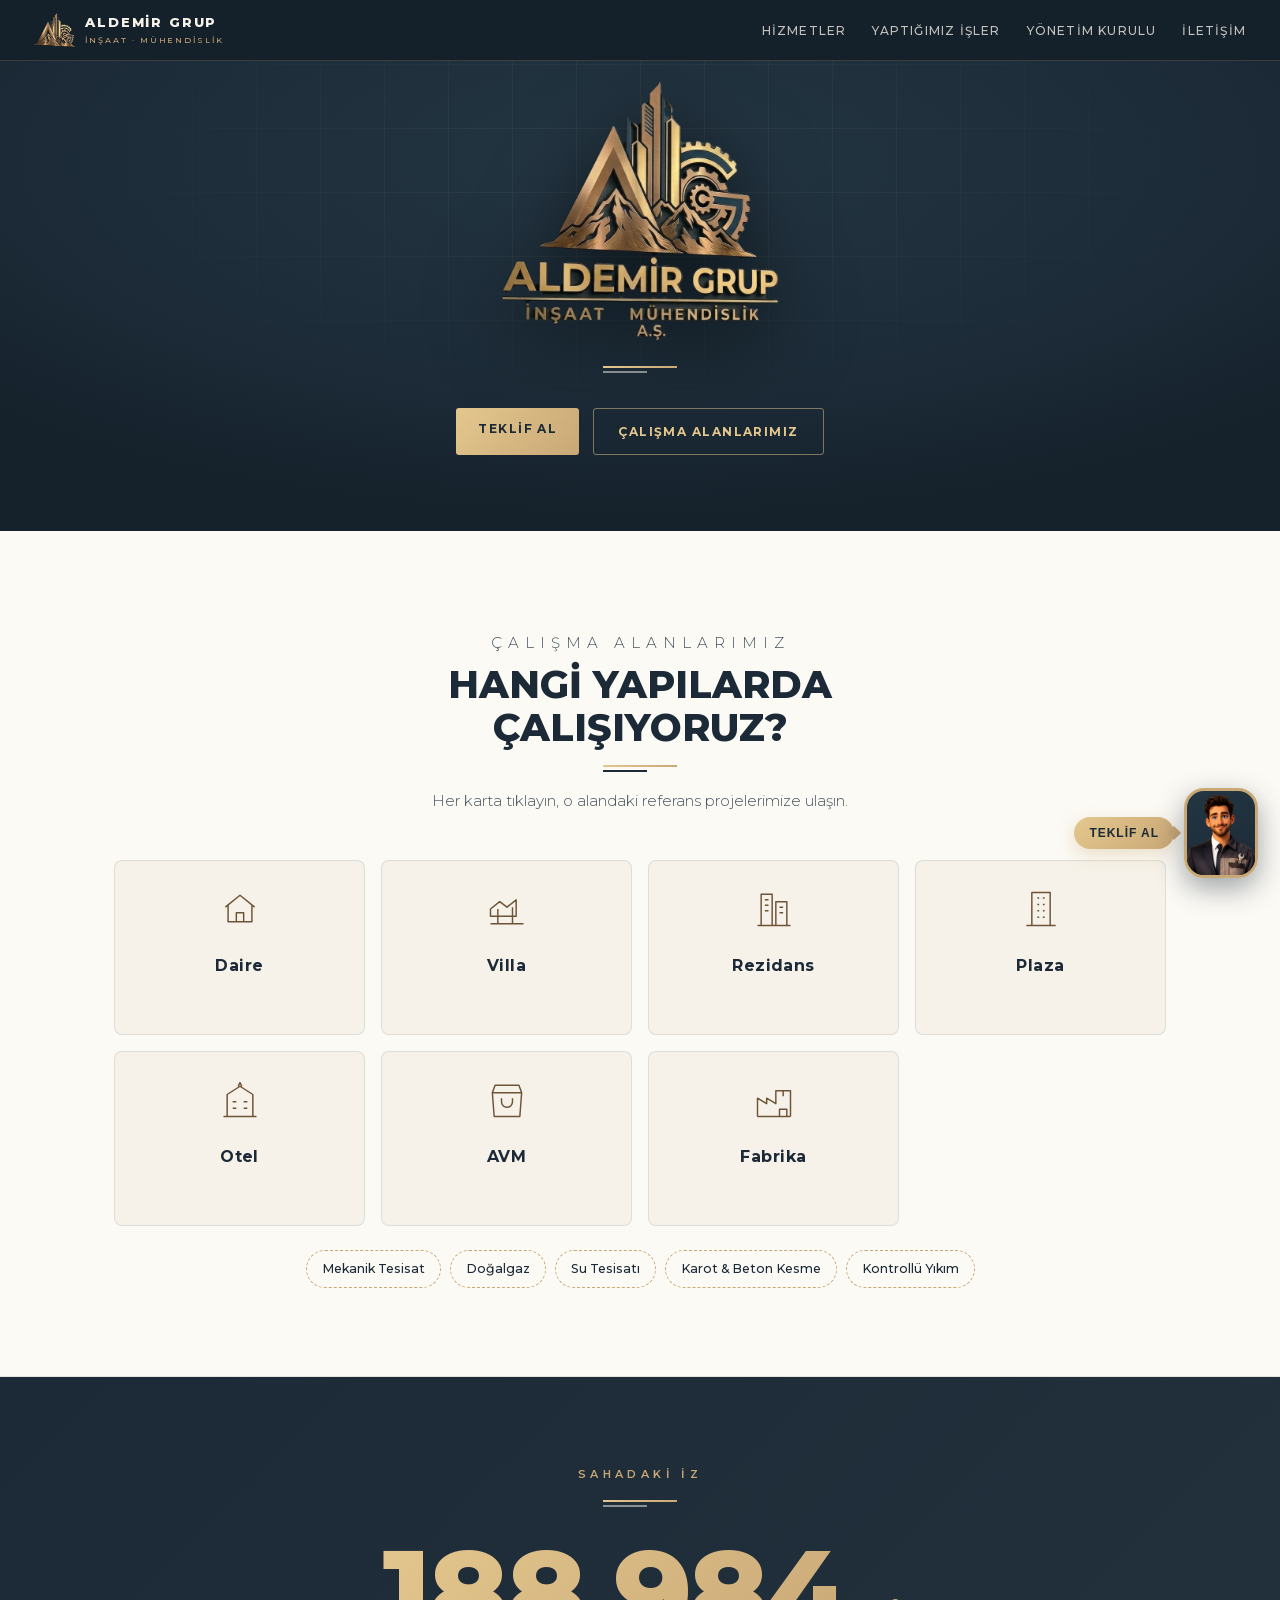
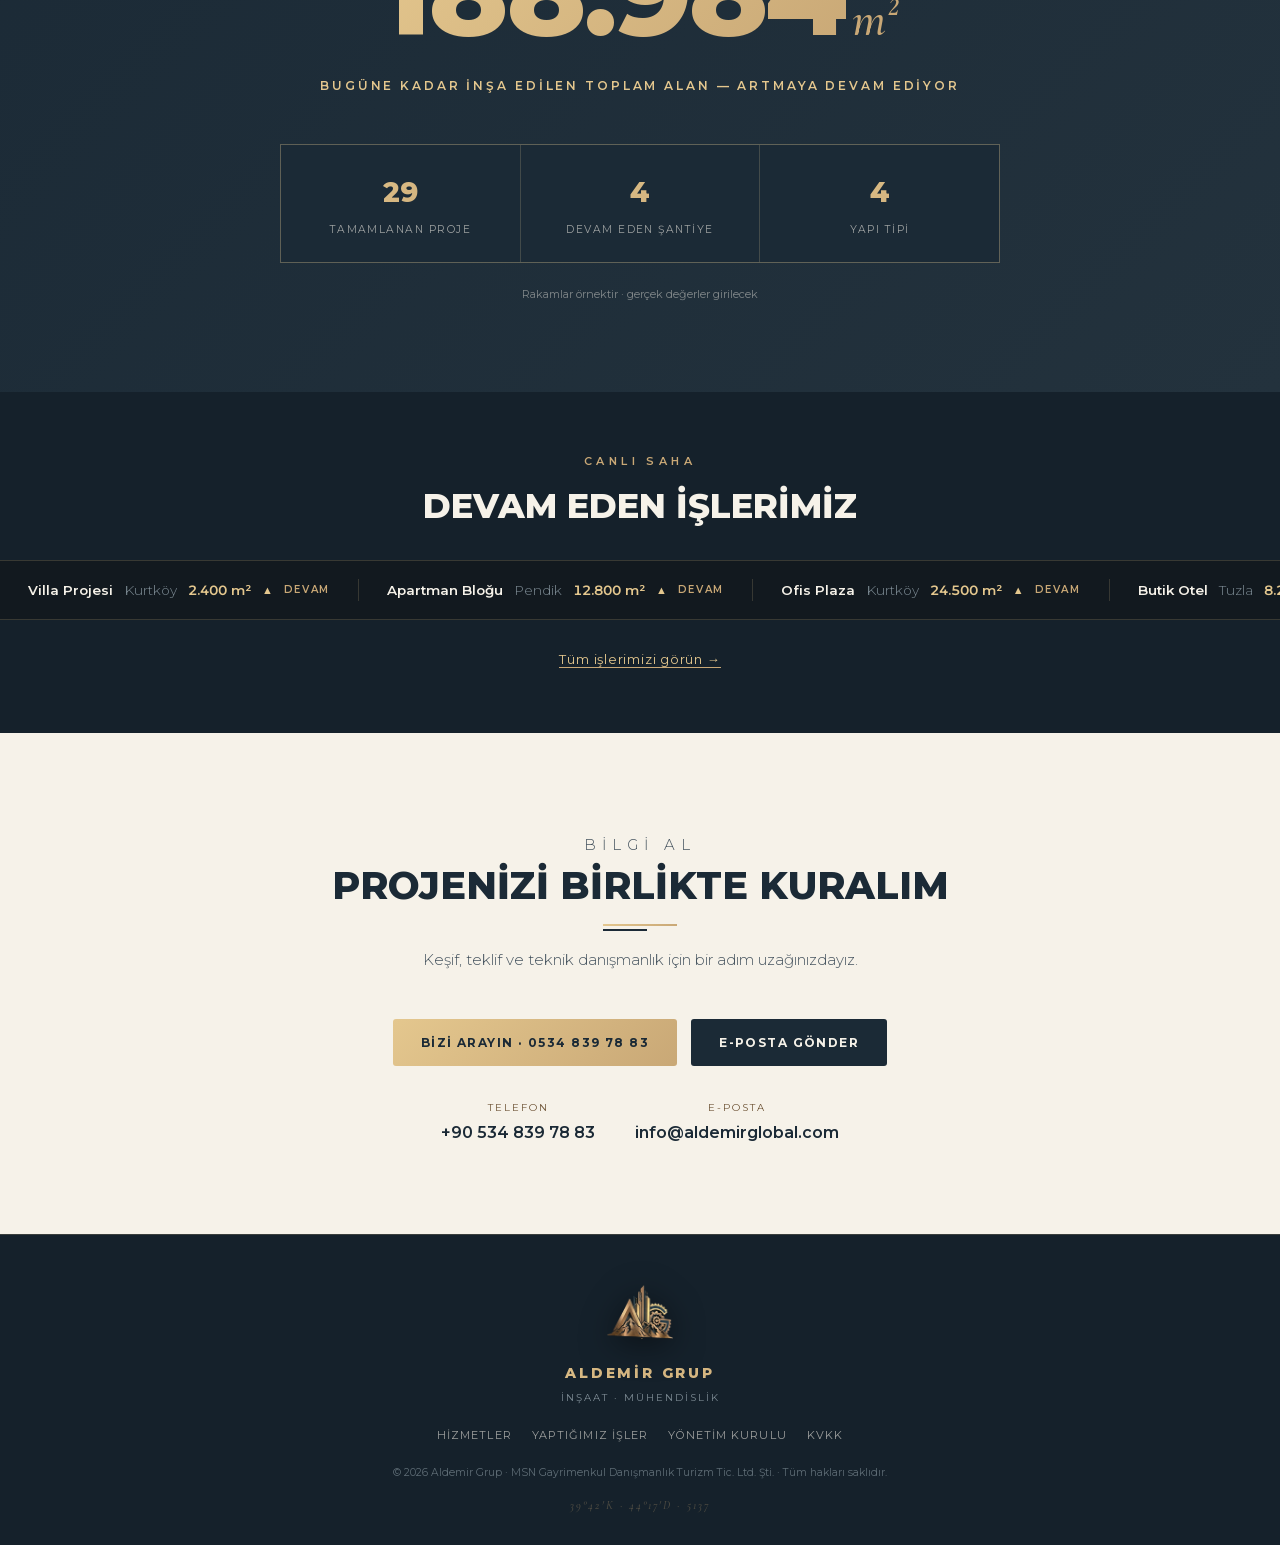
<file: index.html>
<!DOCTYPE html>
<html lang="tr"><head><meta charset="UTF-8"><meta name="viewport" content="width=device-width, initial-scale=1.0">
<title>Kurtköy & Pendik Mekanik Tesisat, Doğalgaz ve İnşaat | Aldemir Grup</title>
<meta name="description" content="Kurtköy & Pendik mekanik tesisat, doğalgaz, su tesisatı, karot ve beton kesme. Daire, villa, plaza, otel, AVM ve fabrika projeleri. Aldemir Grup İnşaat · Mühendislik.">
<link rel="canonical" href="https://aldemirglobal.com/">
<meta name="robots" content="index,follow"><meta name="geo.region" content="TR"><meta name="theme-color" content="#1B2A36">
<meta property="og:type" content="website"><meta property="og:locale" content="tr_TR">
<meta property="og:title" content="Aldemir Grup · İnşaat · Mühendislik"><meta property="og:image" content="https://aldemirglobal.com/assets/og-image.png">


<script type="application/ld+json">
{"@context":"https://schema.org","@type":"GeneralContractor","name":"Aldemir Grup","legalName":"MSN Gayrimenkul Danışmanlık Turizm Ticaret Limited Şirketi","url":"https://aldemirglobal.com","telephone":"+90 534 839 78 83","email":"info@aldemirglobal.com","image":"https://aldemirglobal.com/assets/og-image.png","address":{"@type":"PostalAddress","streetAddress":"Harmandere Mah. Ankara Cad. E Blok No:453E İç Kapı No:1","addressLocality":"Pendik","addressRegion":"İstanbul","addressCountry":"TR"},"areaServed":[{"@type":"Place","name":"Kurtköy"},{"@type":"Place","name":"Pendik"},{"@type":"Place","name":"İstanbul Anadolu Yakası"},{"@type":"Country","name":"Türkiye"}]}
</script>
<style>
.sr-only{position:absolute;width:1px;height:1px;padding:0;margin:-1px;overflow:hidden;clip:rect(0,0,0,0);white-space:nowrap;border:0}
/* Self-host fontlar (Google CDN kaldırıldı) */
@font-face{font-family:'Montserrat';font-style:normal;font-weight:300;font-display:swap;src:url('/assets/fonts/montserrat-300-latin.woff2') format('woff2');unicode-range:U+0000-00FF,U+0131,U+0152-0153,U+02BB-02BC,U+02C6,U+02DA,U+02DC,U+0304,U+0308,U+0329,U+2000-206F,U+2074,U+20AC,U+2122,U+2191,U+2193,U+2212,U+2215,U+FEFF,U+FFFD;}
@font-face{font-family:'Montserrat';font-style:normal;font-weight:300;font-display:swap;src:url('/assets/fonts/montserrat-300-latin-ext.woff2') format('woff2');unicode-range:U+0100-02BA,U+02BD-02C5,U+02C7-02CC,U+02CE-02D7,U+02DD-02FF,U+0304,U+0308,U+0329,U+1D00-1DBF,U+1E00-1E9F,U+1EF2-1EFF,U+2020,U+20A0-20AB,U+20AD-20C0,U+2113,U+2C60-2C7F,U+A720-A7FF;}
@font-face{font-family:'Montserrat';font-style:normal;font-weight:400;font-display:swap;src:url('/assets/fonts/montserrat-400-latin.woff2') format('woff2');unicode-range:U+0000-00FF,U+0131,U+0152-0153,U+02BB-02BC,U+02C6,U+02DA,U+02DC,U+0304,U+0308,U+0329,U+2000-206F,U+2074,U+20AC,U+2122,U+2191,U+2193,U+2212,U+2215,U+FEFF,U+FFFD;}
@font-face{font-family:'Montserrat';font-style:normal;font-weight:400;font-display:swap;src:url('/assets/fonts/montserrat-400-latin-ext.woff2') format('woff2');unicode-range:U+0100-02BA,U+02BD-02C5,U+02C7-02CC,U+02CE-02D7,U+02DD-02FF,U+0304,U+0308,U+0329,U+1D00-1DBF,U+1E00-1E9F,U+1EF2-1EFF,U+2020,U+20A0-20AB,U+20AD-20C0,U+2113,U+2C60-2C7F,U+A720-A7FF;}
@font-face{font-family:'Montserrat';font-style:normal;font-weight:500;font-display:swap;src:url('/assets/fonts/montserrat-500-latin.woff2') format('woff2');unicode-range:U+0000-00FF,U+0131,U+0152-0153,U+02BB-02BC,U+02C6,U+02DA,U+02DC,U+0304,U+0308,U+0329,U+2000-206F,U+2074,U+20AC,U+2122,U+2191,U+2193,U+2212,U+2215,U+FEFF,U+FFFD;}
@font-face{font-family:'Montserrat';font-style:normal;font-weight:500;font-display:swap;src:url('/assets/fonts/montserrat-500-latin-ext.woff2') format('woff2');unicode-range:U+0100-02BA,U+02BD-02C5,U+02C7-02CC,U+02CE-02D7,U+02DD-02FF,U+0304,U+0308,U+0329,U+1D00-1DBF,U+1E00-1E9F,U+1EF2-1EFF,U+2020,U+20A0-20AB,U+20AD-20C0,U+2113,U+2C60-2C7F,U+A720-A7FF;}
@font-face{font-family:'Montserrat';font-style:normal;font-weight:600;font-display:swap;src:url('/assets/fonts/montserrat-600-latin.woff2') format('woff2');unicode-range:U+0000-00FF,U+0131,U+0152-0153,U+02BB-02BC,U+02C6,U+02DA,U+02DC,U+0304,U+0308,U+0329,U+2000-206F,U+2074,U+20AC,U+2122,U+2191,U+2193,U+2212,U+2215,U+FEFF,U+FFFD;}
@font-face{font-family:'Montserrat';font-style:normal;font-weight:600;font-display:swap;src:url('/assets/fonts/montserrat-600-latin-ext.woff2') format('woff2');unicode-range:U+0100-02BA,U+02BD-02C5,U+02C7-02CC,U+02CE-02D7,U+02DD-02FF,U+0304,U+0308,U+0329,U+1D00-1DBF,U+1E00-1E9F,U+1EF2-1EFF,U+2020,U+20A0-20AB,U+20AD-20C0,U+2113,U+2C60-2C7F,U+A720-A7FF;}
@font-face{font-family:'Montserrat';font-style:normal;font-weight:700;font-display:swap;src:url('/assets/fonts/montserrat-700-latin.woff2') format('woff2');unicode-range:U+0000-00FF,U+0131,U+0152-0153,U+02BB-02BC,U+02C6,U+02DA,U+02DC,U+0304,U+0308,U+0329,U+2000-206F,U+2074,U+20AC,U+2122,U+2191,U+2193,U+2212,U+2215,U+FEFF,U+FFFD;}
@font-face{font-family:'Montserrat';font-style:normal;font-weight:700;font-display:swap;src:url('/assets/fonts/montserrat-700-latin-ext.woff2') format('woff2');unicode-range:U+0100-02BA,U+02BD-02C5,U+02C7-02CC,U+02CE-02D7,U+02DD-02FF,U+0304,U+0308,U+0329,U+1D00-1DBF,U+1E00-1E9F,U+1EF2-1EFF,U+2020,U+20A0-20AB,U+20AD-20C0,U+2113,U+2C60-2C7F,U+A720-A7FF;}
@font-face{font-family:'Montserrat';font-style:normal;font-weight:800;font-display:swap;src:url('/assets/fonts/montserrat-800-latin.woff2') format('woff2');unicode-range:U+0000-00FF,U+0131,U+0152-0153,U+02BB-02BC,U+02C6,U+02DA,U+02DC,U+0304,U+0308,U+0329,U+2000-206F,U+2074,U+20AC,U+2122,U+2191,U+2193,U+2212,U+2215,U+FEFF,U+FFFD;}
@font-face{font-family:'Montserrat';font-style:normal;font-weight:800;font-display:swap;src:url('/assets/fonts/montserrat-800-latin-ext.woff2') format('woff2');unicode-range:U+0100-02BA,U+02BD-02C5,U+02C7-02CC,U+02CE-02D7,U+02DD-02FF,U+0304,U+0308,U+0329,U+1D00-1DBF,U+1E00-1E9F,U+1EF2-1EFF,U+2020,U+20A0-20AB,U+20AD-20C0,U+2113,U+2C60-2C7F,U+A720-A7FF;}
@font-face{font-family:'Cormorant';font-style:normal;font-weight:500;font-display:swap;src:url('/assets/fonts/cormorant-500-latin.woff2') format('woff2');unicode-range:U+0000-00FF,U+0131,U+0152-0153,U+02BB-02BC,U+02C6,U+02DA,U+02DC,U+0304,U+0308,U+0329,U+2000-206F,U+2074,U+20AC,U+2122,U+2191,U+2193,U+2212,U+2215,U+FEFF,U+FFFD;}
@font-face{font-family:'Cormorant';font-style:normal;font-weight:500;font-display:swap;src:url('/assets/fonts/cormorant-500-latin-ext.woff2') format('woff2');unicode-range:U+0100-02BA,U+02BD-02C5,U+02C7-02CC,U+02CE-02D7,U+02DD-02FF,U+0304,U+0308,U+0329,U+1D00-1DBF,U+1E00-1E9F,U+1EF2-1EFF,U+2020,U+20A0-20AB,U+20AD-20C0,U+2113,U+2C60-2C7F,U+A720-A7FF;}
@font-face{font-family:'Cormorant';font-style:normal;font-weight:600;font-display:swap;src:url('/assets/fonts/cormorant-600-latin.woff2') format('woff2');unicode-range:U+0000-00FF,U+0131,U+0152-0153,U+02BB-02BC,U+02C6,U+02DA,U+02DC,U+0304,U+0308,U+0329,U+2000-206F,U+2074,U+20AC,U+2122,U+2191,U+2193,U+2212,U+2215,U+FEFF,U+FFFD;}
@font-face{font-family:'Cormorant';font-style:normal;font-weight:600;font-display:swap;src:url('/assets/fonts/cormorant-600-latin-ext.woff2') format('woff2');unicode-range:U+0100-02BA,U+02BD-02C5,U+02C7-02CC,U+02CE-02D7,U+02DD-02FF,U+0304,U+0308,U+0329,U+1D00-1DBF,U+1E00-1E9F,U+1EF2-1EFF,U+2020,U+20A0-20AB,U+20AD-20C0,U+2113,U+2C60-2C7F,U+A720-A7FF;}
@font-face{font-family:'Cormorant';font-style:italic;font-weight:500;font-display:swap;src:url('/assets/fonts/cormorant-500i-latin.woff2') format('woff2');unicode-range:U+0000-00FF,U+0131,U+0152-0153,U+02BB-02BC,U+02C6,U+02DA,U+02DC,U+0304,U+0308,U+0329,U+2000-206F,U+2074,U+20AC,U+2122,U+2191,U+2193,U+2212,U+2215,U+FEFF,U+FFFD;}
@font-face{font-family:'Cormorant';font-style:italic;font-weight:500;font-display:swap;src:url('/assets/fonts/cormorant-500i-latin-ext.woff2') format('woff2');unicode-range:U+0100-02BA,U+02BD-02C5,U+02C7-02CC,U+02CE-02D7,U+02DD-02FF,U+0304,U+0308,U+0329,U+1D00-1DBF,U+1E00-1E9F,U+1EF2-1EFF,U+2020,U+20A0-20AB,U+20AD-20C0,U+2113,U+2C60-2C7F,U+A720-A7FF;}

:root{--paper:#F6F2E9;--white:#FCFAF5;--navy:#1B2A36;--navy2:#23323D;--antrasit:#15212B;--ink:#15212B;--gold:#C9A876;--gold-lt:#E4C78E;--bronz:#6E5436;--line:rgba(27,42,54,.10);--line-d:rgba(228,199,142,.18);--gold-grad:linear-gradient(135deg,#E4C78E 0%,#C9A876 100%)}
html{scroll-padding-top:66px}
*{margin:0;padding:0;box-sizing:border-box}html{scroll-behavior:smooth}
body{font-family:'Montserrat',sans-serif;background:var(--paper);color:var(--ink);-webkit-font-smoothing:antialiased;line-height:1.65;overflow-x:clip}
::selection{background:var(--gold);color:var(--navy)}a{color:inherit;text-decoration:none}
.wrap{max-width:1120px;margin:0 auto;padding:0 34px}
.gold-text{background:var(--gold-grad);-webkit-background-clip:text;background-clip:text;-webkit-text-fill-color:transparent}
.eyebrow{font-size:11px;letter-spacing:.4em;text-transform:uppercase;color:var(--bronz);font-weight:600}
.stripe{width:74px;height:8px;position:relative;margin:16px 0}
.stripe::before{content:'';position:absolute;top:0;left:0;width:74px;height:2px;background:var(--gold-grad)}
.stripe::after{content:'';position:absolute;top:5px;left:0;width:44px;height:2px;background:var(--navy)}
.stripe.on-dark::after{background:rgba(246,242,233,.5)}.stripe.center{margin-left:auto;margin-right:auto}
/* NAV — her yöne kısa yol */
nav{position:fixed;top:0;left:0;width:100%;z-index:1000;display:flex;align-items:center;justify-content:space-between;padding:12px 34px;background:rgba(21,33,43,.95);backdrop-filter:blur(12px);border-bottom:1px solid var(--line-d)}
nav .brand{display:flex;align-items:center;gap:10px;font-weight:800;letter-spacing:.14em;font-size:13px;color:var(--paper)}
nav .brand img{height:34px}nav .brand small{display:block;font-weight:500;font-size:8px;letter-spacing:.24em;color:var(--gold);margin-top:1px}
nav ul{display:flex;gap:26px;list-style:none;align-items:center}
nav ul a{font-size:12px;letter-spacing:.1em;text-transform:uppercase;font-weight:500;color:var(--paper);opacity:.78;transition:.2s;position:relative}
nav ul a:hover{opacity:1;color:var(--gold-lt)}
nav ul a::after{content:'';position:absolute;left:0;bottom:-5px;width:0;height:1.5px;background:var(--gold-grad);transition:.25s}
nav ul a:hover::after{width:100%}
.nav-r{display:flex;align-items:center;gap:14px}
.btn{font-size:12px;letter-spacing:.12em;text-transform:uppercase;font-weight:700;padding:11px 22px;border-radius:3px;cursor:pointer;transition:.25s;display:inline-block}
.btn-gold{background:var(--gold-grad);color:var(--navy)}.btn-gold:hover{filter:brightness(1.06);transform:translateY(-2px)}
.menu-btn{display:none;background:none;border:none;color:var(--paper);font-size:26px;line-height:1;cursor:pointer;padding:10px 12px;margin:-6px -8px;position:relative;z-index:60;-webkit-tap-highlight-color:rgba(201,168,118,.25)}
/* HERO */
.hero{background:radial-gradient(ellipse 72% 68% at 50% 30%,#243643,#1B2A36 70%,#15212B);color:var(--paper);text-align:center;padding:70px 24px 76px;position:relative;overflow:hidden}
.hero::before{content:'';position:absolute;inset:0;background-image:linear-gradient(var(--line-d) 1px,transparent 1px),linear-gradient(90deg,var(--line-d) 1px,transparent 1px);background-size:64px 64px;-webkit-mask-image:radial-gradient(ellipse 62% 62% at 50% 32%,#000,transparent 78%);mask-image:radial-gradient(ellipse 62% 62% at 50% 32%,#000,transparent 78%);opacity:.4}
.hero-in{position:relative;z-index:2;max-width:720px;margin:0 auto}
.hero-logo{width:min(300px,64vw);filter:drop-shadow(0 16px 40px rgba(0,0,0,.55));animation:fl 7s ease-in-out infinite}
@keyframes fl{0%,100%{transform:translateY(0)}50%{transform:translateY(-9px)}}
.hero h1{font-family:'Cormorant';font-style:italic;font-weight:500;font-size:clamp(20px,3vw,30px);color:var(--gold-lt);margin:14px 0 4px}
.hero .tag{font-size:12px;letter-spacing:.28em;text-transform:uppercase;opacity:.66}
.hero-cta{display:flex;gap:14px;justify-content:center;margin-top:34px;flex-wrap:wrap}
.btn-ghost-d{background:transparent;border:1.5px solid rgba(228,199,142,.5);color:var(--gold-lt);font-size:12px;letter-spacing:.12em;text-transform:uppercase;font-weight:700;padding:13px 24px;border-radius:3px;transition:.25s}
.btn-ghost-d:hover{background:rgba(228,199,142,.1)}
/* SECTION */
section{padding:88px 0;position:relative}
.sec-head{text-align:center;max-width:640px;margin:0 auto 46px}
.sec-head h2{font-weight:800;font-size:clamp(24px,3.4vw,38px);text-transform:uppercase;color:var(--navy);line-height:1.12;margin-top:8px}
.sec-head p{font-size:15px;color:#46545f;font-weight:300;margin-top:12px}
/* KATEGORİLER */
#alanlar{background:var(--white);border-bottom:1px solid var(--line)}
.cats{display:grid;grid-template-columns:repeat(auto-fill,minmax(200px,1fr));gap:16px}
.cat{background:var(--paper);border:1px solid var(--line);border-radius:8px;padding:26px 22px;text-align:center;transition:.3s;position:relative;overflow:hidden}
.cat::before{content:'';position:absolute;top:0;left:0;width:100%;height:3px;background:var(--gold-grad);transform:scaleX(0);transform-origin:left;transition:.35s}
.cat:hover{transform:translateY(-6px);box-shadow:0 18px 40px rgba(27,42,54,.13);border-color:transparent}
.cat:hover::before{transform:scaleX(1)}
.cat .ic{width:44px;height:44px;color:var(--bronz);margin-bottom:14px}
.cat h3{font-weight:700;font-size:16px;color:var(--navy);letter-spacing:.03em}
.cat .go{display:block;font-size:11px;color:var(--gold);margin-top:10px;opacity:0;transition:.3s;font-weight:600}
.cat:hover .go{opacity:1}
.svc-line{display:flex;flex-wrap:wrap;gap:9px;justify-content:center;margin-top:24px}
.svc{font-size:12.5px;color:var(--navy);background:transparent;border:1px dashed var(--gold);padding:8px 15px;border-radius:22px;font-weight:500}
/* RAKAMLAR */
#rakam{background:linear-gradient(135deg,var(--navy),var(--navy2));color:var(--paper);text-align:center}
.big{font-weight:800;font-size:clamp(52px,10vw,120px);line-height:.9;letter-spacing:-.03em}
.unit{font-family:'Cormorant';font-style:italic;font-size:clamp(26px,5vw,50px);color:var(--gold);margin-left:6px}
.cap{font-size:12px;letter-spacing:.24em;text-transform:uppercase;color:var(--gold-lt);margin-top:16px;font-weight:600}
.subm{display:grid;grid-template-columns:repeat(3,1fr);gap:1px;background:var(--line-d);border:1px solid var(--line-d);margin-top:48px;max-width:720px;margin-left:auto;margin-right:auto}
.subm div{background:var(--navy);padding:24px 14px}.subm b{display:block;font-weight:800;font-size:28px}.subm span{font-size:10.5px;letter-spacing:.14em;text-transform:uppercase;color:rgba(246,242,233,.6);margin-top:6px;display:block}
.note{text-align:center;margin-top:22px;font-size:11px;color:rgba(246,242,233,.45)}
/* TICKER */
#devam{background:#15212B;color:var(--paper);padding:0}
.th{padding:60px 0 26px;text-align:center}.th .eyebrow{color:var(--gold)}.th h2{font-weight:800;font-size:clamp(22px,3vw,34px);text-transform:uppercase;margin-top:8px}
.ticker{border-top:1px solid var(--line-d);border-bottom:1px solid var(--line-d);overflow:hidden;white-space:nowrap;padding:16px 0;background:#12191F}
.trow{display:inline-flex;animation:scx 36s linear infinite}.ticker:hover .trow{animation-play-state:paused}
.ti{display:inline-flex;align-items:center;gap:11px;padding:0 28px;border-right:1px solid var(--line-d);font-size:13.5px}
.ti b{color:var(--paper);font-weight:600}.ti .lo{color:#7d8b94;font-weight:300}.ti .m2{font-variant-numeric:tabular-nums;color:var(--gold-lt);font-weight:600}.ti .up{color:var(--gold-lt);font-size:11px}.ti .st{font-size:10px;letter-spacing:.16em;text-transform:uppercase;color:var(--gold);font-weight:600}
@keyframes scx{from{transform:translateX(0)}to{transform:translateX(-50%)}}
.tf{padding:26px 0 60px;text-align:center}.tf a{color:var(--gold-lt);font-size:13px;letter-spacing:.06em;border-bottom:1px solid var(--gold)}
/* İLETİŞİM */
#iletisim{background:var(--paper);text-align:center}
.cbtns{display:flex;gap:14px;justify-content:center;flex-wrap:wrap;margin-top:8px}
.cinfo{display:flex;gap:40px;justify-content:center;flex-wrap:wrap;margin-top:34px}
.cinfo a{display:flex;flex-direction:column;gap:3px}.cinfo .k{font-size:10px;letter-spacing:.2em;text-transform:uppercase;color:var(--bronz)}.cinfo .v{font-size:16px;font-weight:600;color:var(--navy)}
/* FOOTER */
footer{background:var(--antrasit);color:var(--paper);text-align:center;padding:50px 16px 30px;border-top:1px solid var(--line-d)}
footer img{height:54px;margin-bottom:14px;filter:drop-shadow(0 6px 16px rgba(0,0,0,.5))}
footer .fn{font-weight:800;letter-spacing:.2em;font-size:14px}footer .fs{font-size:10px;letter-spacing:.2em;text-transform:uppercase;color:#7d8b94;margin-top:5px}
footer .flinks{display:flex;gap:20px;justify-content:center;margin:20px 0;flex-wrap:wrap}footer .flinks a{font-size:11px;letter-spacing:.1em;text-transform:uppercase;color:rgba(246,242,233,.6)}footer .flinks a:hover{color:var(--gold-lt)}
footer .legal{font-size:10.5px;color:#5e6c75;margin-top:8px}
footer .root-mark{margin-top:14px;font-family:'Cormorant';font-style:italic;font-size:11.5px;color:rgba(201,168,118,.3);letter-spacing:.18em}
.reveal{opacity:0;transform:translateY(24px);transition:.7s cubic-bezier(.2,.7,.2,1)}.reveal.in{opacity:1;transform:none}
@media(max-width:860px){nav ul{display:none}.menu-btn{display:block}.subm{grid-template-columns:1fr}section{padding:60px 0}.wrap{padding:0 20px}}
@media(prefers-reduced-motion:reduce){*{animation:none!important;transition:none!important}.reveal{opacity:1;transform:none}.trow{animation:none!important}}

@media(max-width:860px){
  
  nav ul{position:absolute;top:100%;left:0;width:100%;flex-direction:column;gap:0;align-items:stretch;background:#1B2A36;border-top:1px solid var(--gold);padding:6px 0;box-shadow:0 22px 44px rgba(0,0,0,.4)}
  nav.open ul{display:flex}
  nav ul li{width:100%}
  nav ul a{display:block;width:100%;padding:14px 28px;font-size:13px;opacity:.92;border-bottom:1px solid rgba(228,199,142,.08)}
  nav ul a::after{display:none}
}
</style><meta property="og:url" content="https://aldemirglobal.com/">
<meta property="og:description" content="Kurtköy & Pendik mekanik tesisat, doğalgaz, karot ve beton kesme.">
<link rel="icon" href="/favicon.ico" sizes="any">
<link rel="icon" type="image/png" href="/assets/favicon-48.png" sizes="48x48">
<link rel="apple-touch-icon" href="/assets/apple-touch-icon.png">
</head><body>
<nav>
  <a href="/" class="brand"><img src="/assets/logo-mark.png" alt="Aldemir Grup"><span>ALDEMİR GRUP<small>İNŞAAT · MÜHENDİSLİK</small></span></a>
  <ul>
    <li><a href="hizmetler.html">Hizmetler</a></li>
    <li><a href="referanslar.html">Yaptığımız İşler</a></li>
    <li><a href="yonetim-kurulu.html">Yönetim Kurulu</a></li>
    <li><a href="#iletisim">İletişim</a></li>
  </ul>
  <button class="menu-btn" aria-label="Menü" aria-expanded="false">☰</button>
</nav>

<header class="hero">
  <div class="hero-in">
    <img class="hero-logo" src="/assets/logo.png" alt="Aldemir Grup İnşaat · Mühendislik">
    <h1 class="sr-only">Aldemir Grup — Kurtköy &amp; Pendik Mekanik Tesisat, Doğalgaz ve İnşaat</h1>
    <div class="stripe center on-dark"></div>
    <div class="hero-cta">
      <a href="#iletisim" class="btn btn-gold">Teklif Al</a>
      <a href="#alanlar" class="btn-ghost-d">Çalışma Alanlarımız</a>
    </div>
  </div>
</header>

<section id="alanlar">
  <div class="wrap">
    <div class="sec-head reveal"><p class="eyebrow">Çalışma Alanlarımız</p><h2>Hangi Yapılarda Çalışıyoruz?</h2><div class="stripe center"></div><p>Her karta tıklayın, o alandaki referans projelerimize ulaşın.</p></div>
    <div class="cats reveal"><a class="cat" href="referanslar.html#daire">
  <svg class="ic" viewBox="0 0 48 48" fill="none" stroke="currentColor" stroke-width="1.6" stroke-linejoin="round"><path d="M8 22L24 9l16 13M11 20v18h26V20M20 38V28h8v10"/></svg>
  <h3>Daire</h3><span class="go">Projeleri Gör →</span></a><a class="cat" href="referanslar.html#villa">
  <svg class="ic" viewBox="0 0 48 48" fill="none" stroke="currentColor" stroke-width="1.6" stroke-linejoin="round"><path d="M6 24l10-8 8 6 10-8v18H6zM6 40h36M14 24v16M30 22v18"/></svg>
  <h3>Villa</h3><span class="go">Projeleri Gör →</span></a><a class="cat" href="referanslar.html#rezidans">
  <svg class="ic" viewBox="0 0 48 48" fill="none" stroke="currentColor" stroke-width="1.6" stroke-linejoin="round"><path d="M10 42V8h12v34M26 42V16h12v26M14 14h4M14 20h4M14 26h4M30 22h4M30 28h4M6 42h36"/></svg>
  <h3>Rezidans</h3><span class="go">Projeleri Gör →</span></a><a class="cat" href="referanslar.html#plaza">
  <svg class="ic" viewBox="0 0 48 48" fill="none" stroke="currentColor" stroke-width="1.6" stroke-linejoin="round"><path d="M14 42V6h20v36M20 12h2M26 12h2M20 19h2M26 19h2M20 26h2M26 26h2M20 33h2M26 33h2M8 42h32"/></svg>
  <h3>Plaza</h3><span class="go">Projeleri Gör →</span></a><a class="cat" href="referanslar.html#otel">
  <svg class="ic" viewBox="0 0 48 48" fill="none" stroke="currentColor" stroke-width="1.6" stroke-linejoin="round"><path d="M10 42V18l14-9 14 9v24M16 26h4M28 26h4M16 33h4M28 33h4M22 9l2-4 2 4M6 42h36"/></svg>
  <h3>Otel</h3><span class="go">Projeleri Gör →</span></a><a class="cat" href="referanslar.html#avm">
  <svg class="ic" viewBox="0 0 48 48" fill="none" stroke="currentColor" stroke-width="1.6" stroke-linejoin="round"><path d="M8 16h32l-2 26H10zM8 16l3-8h26l3 8M18 22v4a6 6 0 0 0 12 0v-4"/></svg>
  <h3>AVM</h3><span class="go">Projeleri Gör →</span></a><a class="cat" href="referanslar.html#fabrika">
  <svg class="ic" viewBox="0 0 48 48" fill="none" stroke="currentColor" stroke-width="1.6" stroke-linejoin="round"><path d="M6 42V22l10 6V22l10 6V14h16v28M34 20v-6M30 42v-8h8v8M6 42h36"/></svg>
  <h3>Fabrika</h3><span class="go">Projeleri Gör →</span></a></div>
    <div class="svc-line reveal"><span class="svc">Mekanik Tesisat</span><span class="svc">Doğalgaz</span><span class="svc">Su Tesisatı</span><span class="svc">Karot & Beton Kesme</span><span class="svc">Kontrollü Yıkım</span></div>
  </div>
</section>

<section id="rakam">
  <div class="wrap">
    <p class="eyebrow reveal" style="color:var(--gold)">Sahadaki İz</p>
    <div class="stripe center on-dark reveal" style="margin-top:16px;margin-bottom:30px"></div>
    <div class="reveal"><span class="big gold-text" data-count="250000">0</span><span class="unit">m²</span></div>
    <p class="cap reveal">Bugüne kadar inşa edilen toplam alan — artmaya devam ediyor</p>
    <div class="subm reveal">
      <div><b class="gold-text" data-count="42">0</b><span>Tamamlanan Proje</span></div>
      <div><b class="gold-text" data-count="6">0</b><span>Devam Eden Şantiye</span></div>
      <div><b class="gold-text" data-count="7">0</b><span>Yapı Tipi</span></div>
    </div>
    <p class="note">Rakamlar örnektir · gerçek değerler girilecek</p>
  </div>
</section>

<section id="devam">
  <div class="th"><div class="wrap"><p class="eyebrow">Canlı Saha</p><h2>Devam Eden İşlerimiz</h2></div></div>
  <div class="ticker"><div class="trow"><span class="ti"><b>Villa Projesi</b><span class="lo">Kurtköy</span><span class="m2">2.400 m²</span><span class="up">▲</span><span class="st">Devam</span></span><span class="ti"><b>Apartman Bloğu</b><span class="lo">Pendik</span><span class="m2">12.800 m²</span><span class="up">▲</span><span class="st">Devam</span></span><span class="ti"><b>Ofis Plaza</b><span class="lo">Kurtköy</span><span class="m2">24.500 m²</span><span class="up">▲</span><span class="st">Devam</span></span><span class="ti"><b>Butik Otel</b><span class="lo">Tuzla</span><span class="m2">8.200 m²</span><span class="up">▲</span><span class="st">Devam</span></span><span class="ti"><b>Üretim Tesisi</b><span class="lo">Gebze</span><span class="m2">31.000 m²</span><span class="up">▲</span><span class="st">Devam</span></span><span class="ti"><b>Konut Sitesi</b><span class="lo">Kartal</span><span class="m2">18.600 m²</span><span class="up">▲</span><span class="st">Devam</span></span><span class="ti"><b>Villa Projesi</b><span class="lo">Kurtköy</span><span class="m2">2.400 m²</span><span class="up">▲</span><span class="st">Devam</span></span><span class="ti"><b>Apartman Bloğu</b><span class="lo">Pendik</span><span class="m2">12.800 m²</span><span class="up">▲</span><span class="st">Devam</span></span><span class="ti"><b>Ofis Plaza</b><span class="lo">Kurtköy</span><span class="m2">24.500 m²</span><span class="up">▲</span><span class="st">Devam</span></span><span class="ti"><b>Butik Otel</b><span class="lo">Tuzla</span><span class="m2">8.200 m²</span><span class="up">▲</span><span class="st">Devam</span></span><span class="ti"><b>Üretim Tesisi</b><span class="lo">Gebze</span><span class="m2">31.000 m²</span><span class="up">▲</span><span class="st">Devam</span></span><span class="ti"><b>Konut Sitesi</b><span class="lo">Kartal</span><span class="m2">18.600 m²</span><span class="up">▲</span><span class="st">Devam</span></span></div></div>
  <div class="tf"><div class="wrap"><a href="referanslar.html">Tüm işlerimizi görün →</a></div></div>
</section>

<section id="iletisim">
  <div class="wrap">
    <div class="sec-head reveal"><p class="eyebrow">Bilgi Al</p><h2>Projenizi Birlikte Kuralım</h2><div class="stripe center"></div><p>Keşif, teklif ve teknik danışmanlık için bir adım uzağınızdayız.</p></div>
    <div class="cbtns reveal">
      <a href="tel:+905348397883" class="btn btn-gold" style="padding:14px 28px">Bizi Arayın · 0534 839 78 83</a>
      <a href="mailto:info@aldemirglobal.com" class="btn" style="background:var(--navy);color:var(--paper);padding:14px 28px">E-posta Gönder</a>
    </div>
    <div class="cinfo reveal">
      <a href="tel:+905348397883"><span class="k">Telefon</span><span class="v">+90 534 839 78 83</span></a>
      <a href="mailto:info@aldemirglobal.com"><span class="k">E-posta</span><span class="v">info@aldemirglobal.com</span></a>
    </div>
  </div>
</section>

<footer>
  <img src="/assets/logo-mark.png" alt="Aldemir Grup">
  <div class="fn gold-text">ALDEMİR GRUP</div><div class="fs">İnşaat · Mühendislik</div>
  <div class="flinks"><a href="hizmetler.html">Hizmetler</a><a href="referanslar.html">Yaptığımız İşler</a><a href="yonetim-kurulu.html">Yönetim Kurulu</a><a href="kvkk.html">KVKK</a></div>
  <p class="legal">© <span id="yr"></span> Aldemir Grup · MSN Gayrimenkul Danışmanlık Turizm Tic. Ltd. Şti. · Tüm hakları saklıdır.</p>
  <div class="root-mark">39°42′K · 44°17′D · 5137</div>
</footer>

<script>
document.getElementById('yr').textContent=new Date().getFullYear();
const io=new IntersectionObserver(e=>e.forEach(x=>{if(x.isIntersecting){x.target.classList.add('in');io.unobserve(x.target)}}),{threshold:.15});
document.querySelectorAll('.reveal').forEach(el=>io.observe(el));
const cio=new IntersectionObserver(e=>e.forEach(x=>{if(x.isIntersecting){cu(x.target);cio.unobserve(x.target)}}),{threshold:.5});
document.querySelectorAll('[data-count]').forEach(el=>cio.observe(el));
function cu(el){const t=+el.dataset.count,d=1500,s=performance.now();(function f(n){let p=Math.min((n-s)/d,1);p=1-Math.pow(1-p,3);el.textContent=Math.floor(t*p).toLocaleString('tr-TR');if(p<1)requestAnimationFrame(f)})(performance.now())}
</script>
<!-- ═══ ALDEMİR GRUP · SABİT TEKLİF AL / DESTEK WIDGET ═══
     Tüm sayfalara 

</body> öncesine. Buton görseli: assets/mascot-fab.png · panel avatarı: assets/mascot-face.png -->
<div id="ag-fab-wrap">
  <div id="ag-panel" role="dialog" aria-label="Teklif ve Destek">
    <div class="ag-head">
      <img class="ag-ava" src="/assets/mascot-face.png" alt="Aldemir Grup">
      <div><div class="ag-name">Aldemir Grup</div><div class="ag-status"><span class="ag-dot"></span>Genelde hızlı döneriz</div></div>
      <button class="ag-x" onclick="agToggle(false)" aria-label="Kapat">×</button>
    </div>
    <div class="ag-body">
      <div class="ag-bubble">Merhaba! Teklif almak ya da bilgi almak için buradayız. Size nasıl yardımcı olalım?</div>
      <a class="ag-act gold" href="tel:+905348397883"><svg viewBox="0 0 24 24" fill="none" stroke="currentColor" stroke-width="1.8"><path d="M22 16.9v3a2 2 0 0 1-2.2 2 19.8 19.8 0 0 1-8.6-3.1 19.5 19.5 0 0 1-6-6A19.8 19.8 0 0 1 2.1 4.2 2 2 0 0 1 4.1 2h3a2 2 0 0 1 2 1.7c.1 1 .4 1.9.7 2.8a2 2 0 0 1-.5 2.1L8.1 9.9a16 16 0 0 0 6 6l1.3-1.3a2 2 0 0 1 2.1-.4c.9.3 1.8.6 2.8.7a2 2 0 0 1 1.7 2z"/></svg>Bizi Arayın · 0534 839 78 83</a>
      <a class="ag-act" href="mailto:info@aldemirglobal.com"><svg viewBox="0 0 24 24" fill="none" stroke="currentColor" stroke-width="1.8"><path d="M4 4h16v16H4zM4 6l8 6 8-6"/></svg>E-posta Gönder</a>
      <a class="ag-act" href="teklif-formu.html"><svg viewBox="0 0 24 24" fill="none" stroke="currentColor" stroke-width="1.8"><path d="M14 2H6a2 2 0 0 0-2 2v16a2 2 0 0 0 2 2h12a2 2 0 0 0 2-2V8zM14 2v6h6M9 13h6M9 17h4"/></svg>Teklif Formu Doldur</a>
    </div>
  </div>
  <button id="ag-fab" onclick="agToggle()" aria-label="Teklif Al">
    <span class="ag-ring"></span>
    <img src="/assets/mascot-fab.png" alt="Teklif Al">
    <span class="ag-cta">Teklif Al</span>
  </button>
</div>
<style>
#ag-fab-wrap{position:fixed;right:22px;bottom:22px;z-index:9999;font-family:'Montserrat',system-ui,sans-serif}
#ag-fab{position:relative;display:flex;align-items:center;background:none;border:none;cursor:pointer;padding:0}
#ag-fab img{width:74px;height:90px;border-radius:20px;object-fit:cover;object-position:center top;border:3px solid #C9A876;background:linear-gradient(160deg,#243643,#1B2A36);box-shadow:0 10px 28px rgba(27,42,54,.42);transition:.25s;position:relative;z-index:2}
#ag-fab:hover img{transform:translateY(-3px) scale(1.04)}
.ag-ring{position:absolute;left:0;top:0;width:74px;height:90px;border-radius:20px;box-shadow:0 0 0 0 rgba(201,168,118,.55);animation:agpulse 2.1s infinite}
@keyframes agpulse{0%{box-shadow:0 0 0 0 rgba(201,168,118,.5)}70%{box-shadow:0 0 0 15px rgba(201,168,118,0)}100%{box-shadow:0 0 0 0 rgba(201,168,118,0)}}
.ag-cta{position:absolute;right:84px;top:50%;transform:translateY(-50%);white-space:nowrap;background:linear-gradient(135deg,#E4C78E,#C9A876);color:#1B2A36;font-size:12px;font-weight:800;letter-spacing:.08em;text-transform:uppercase;padding:9px 15px;border-radius:24px;box-shadow:0 6px 18px rgba(201,168,118,.35);pointer-events:none}
.ag-cta::after{content:'';position:absolute;right:-5px;top:50%;transform:translateY(-50%) rotate(45deg);width:10px;height:10px;background:#C9A876}
@media(max-width:520px){.ag-cta{display:none}#ag-fab img,.ag-ring{width:64px;height:78px}}
#ag-panel{position:absolute;right:0;bottom:104px;width:320px;max-width:calc(100vw - 44px);background:#FCFAF5;border:1px solid rgba(27,42,54,.12);border-radius:16px;box-shadow:0 24px 60px rgba(27,42,54,.28);overflow:hidden;transform:translateY(14px) scale(.96);opacity:0;pointer-events:none;transition:.28s cubic-bezier(.2,.8,.2,1)}
#ag-panel.open{transform:none;opacity:1;pointer-events:auto}
.ag-head{display:flex;align-items:center;gap:11px;padding:16px;background:radial-gradient(ellipse 120% 120% at 20% 0%,#243643,#1B2A36);color:#F6F2E9;position:relative}
.ag-head::after{content:'';position:absolute;left:0;bottom:0;width:100%;height:3px;background:linear-gradient(135deg,#E4C78E,#C9A876)}
.ag-ava{width:46px;height:46px;border-radius:50%;object-fit:cover;object-position:center top;border:2px solid #C9A876;background:#1B2A36}
.ag-name{font-weight:800;font-size:14px;letter-spacing:.06em}
.ag-status{font-size:10.5px;color:rgba(246,242,233,.7);display:flex;align-items:center;gap:6px;margin-top:2px}
.ag-dot{width:7px;height:7px;border-radius:50%;background:#C9A876;box-shadow:0 0 6px rgba(201,168,118,.75)}
.ag-x{margin-left:auto;background:none;border:none;color:rgba(246,242,233,.6);font-size:22px;line-height:1;cursor:pointer}
.ag-x:hover{color:#F6F2E9}
.ag-body{padding:16px}
.ag-bubble{background:#F6F2E9;border:1px solid rgba(27,42,54,.08);border-radius:12px;border-top-left-radius:3px;padding:12px 14px;font-size:13px;color:#3f4d58;line-height:1.5;margin-bottom:14px}
.ag-act{display:flex;align-items:center;gap:10px;padding:12px 14px;border-radius:10px;font-size:13px;font-weight:600;color:#1B2A36;background:#F6F2E9;border:1px solid rgba(27,42,54,.1);margin-bottom:9px;transition:.2s;text-decoration:none}
.ag-act svg{width:17px;height:17px;color:#6E5436}
.ag-act:hover{transform:translateX(3px);border-color:#C9A876}
.ag-act.gold{background:linear-gradient(135deg,#E4C78E,#C9A876);border:none;color:#1B2A36}
.ag-act.gold svg{color:#1B2A36}
</style>
<script>
function agToggle(force){var p=document.getElementById('ag-panel');var o=(force===undefined)?!p.classList.contains('open'):force;p.classList.toggle('open',o);}
document.addEventListener('click',function(e){var w=document.getElementById('ag-fab-wrap');if(w&&!w.contains(e.target))document.getElementById('ag-panel').classList.remove('open');});
</script>
<!-- ═══ WIDGET SONU ═══ -->
<script>(function(){var n=document.querySelector('nav');if(!n)return;var b=n.querySelector('.menu-btn');if(!b)return;
b.addEventListener('click',function(e){e.stopPropagation();var o=n.classList.toggle('open');b.setAttribute('aria-expanded',o?'true':'false');});
n.querySelectorAll('a').forEach(function(a){a.addEventListener('click',function(){n.classList.remove('open');b.setAttribute('aria-expanded','false');});});
document.addEventListener('click',function(e){if(!n.contains(e.target)){n.classList.remove('open');b.setAttribute('aria-expanded','false');}});
})();</script>
</body></html>
</file>
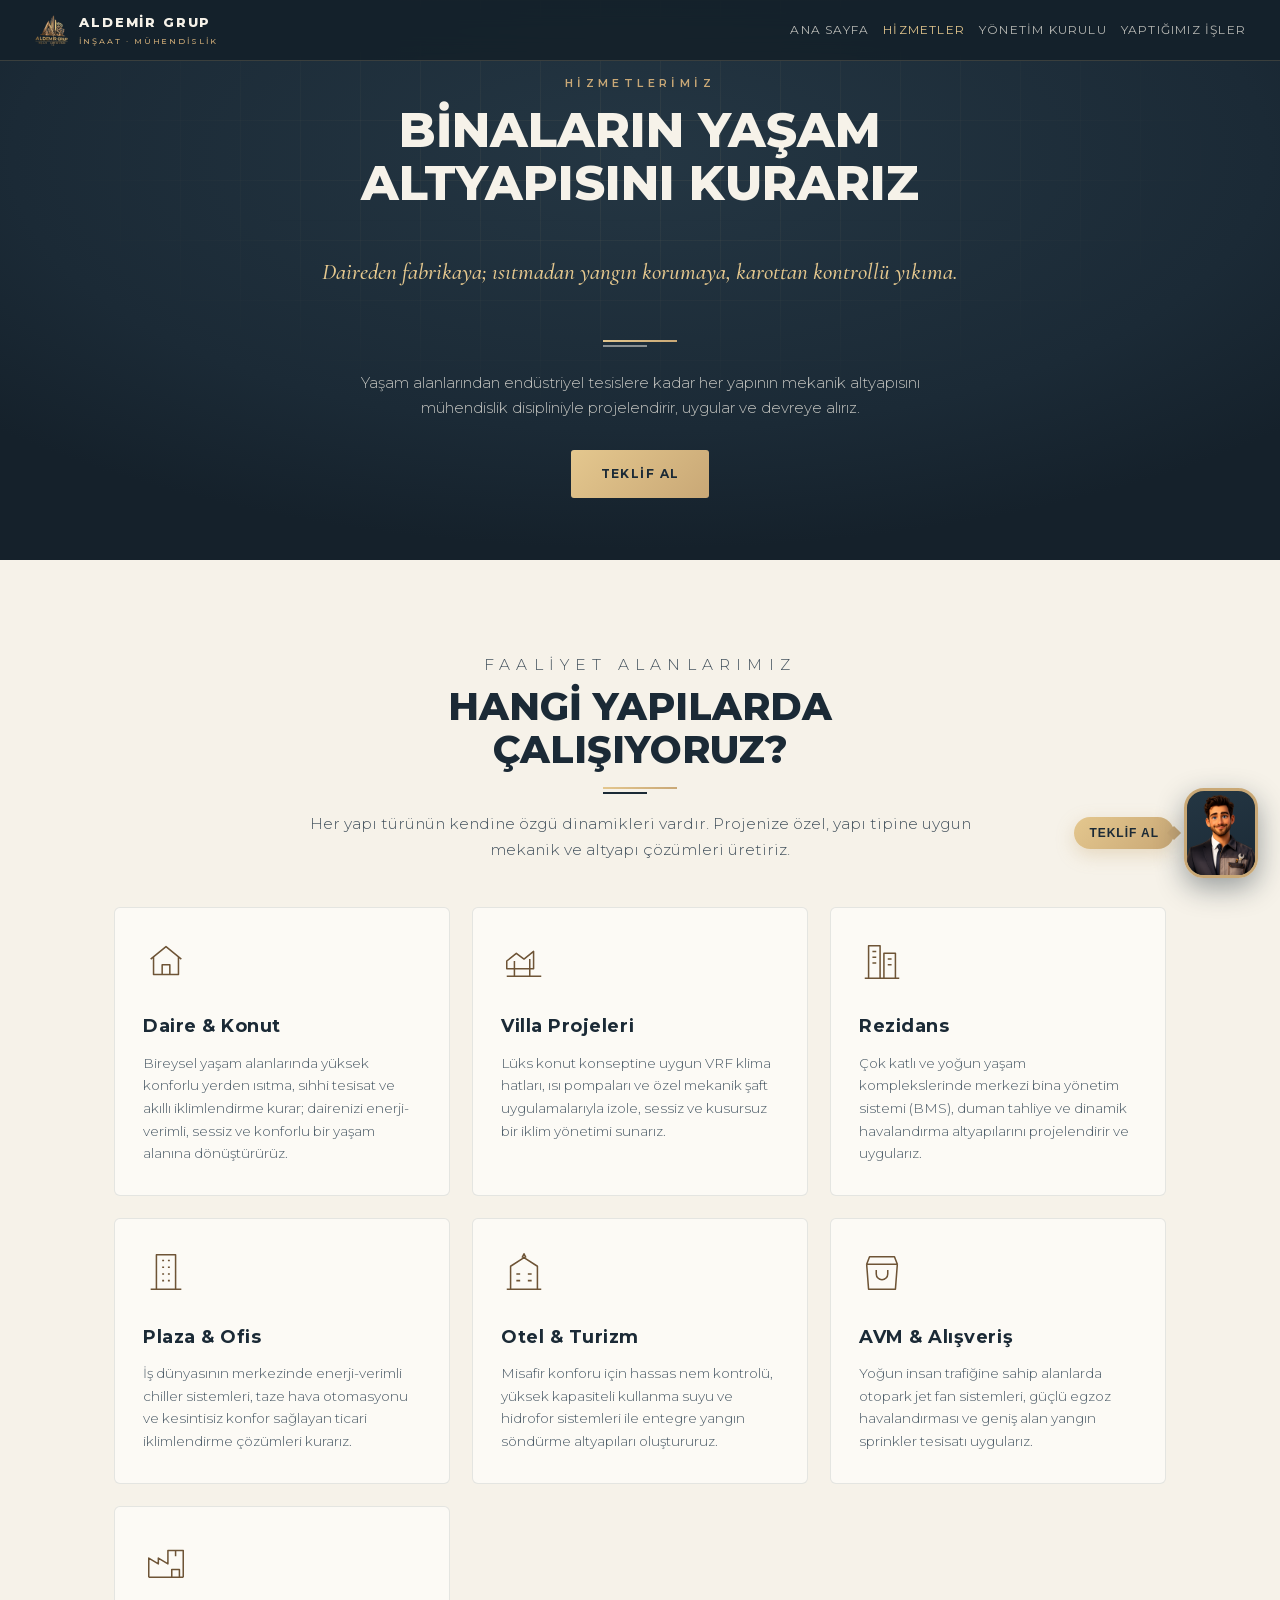
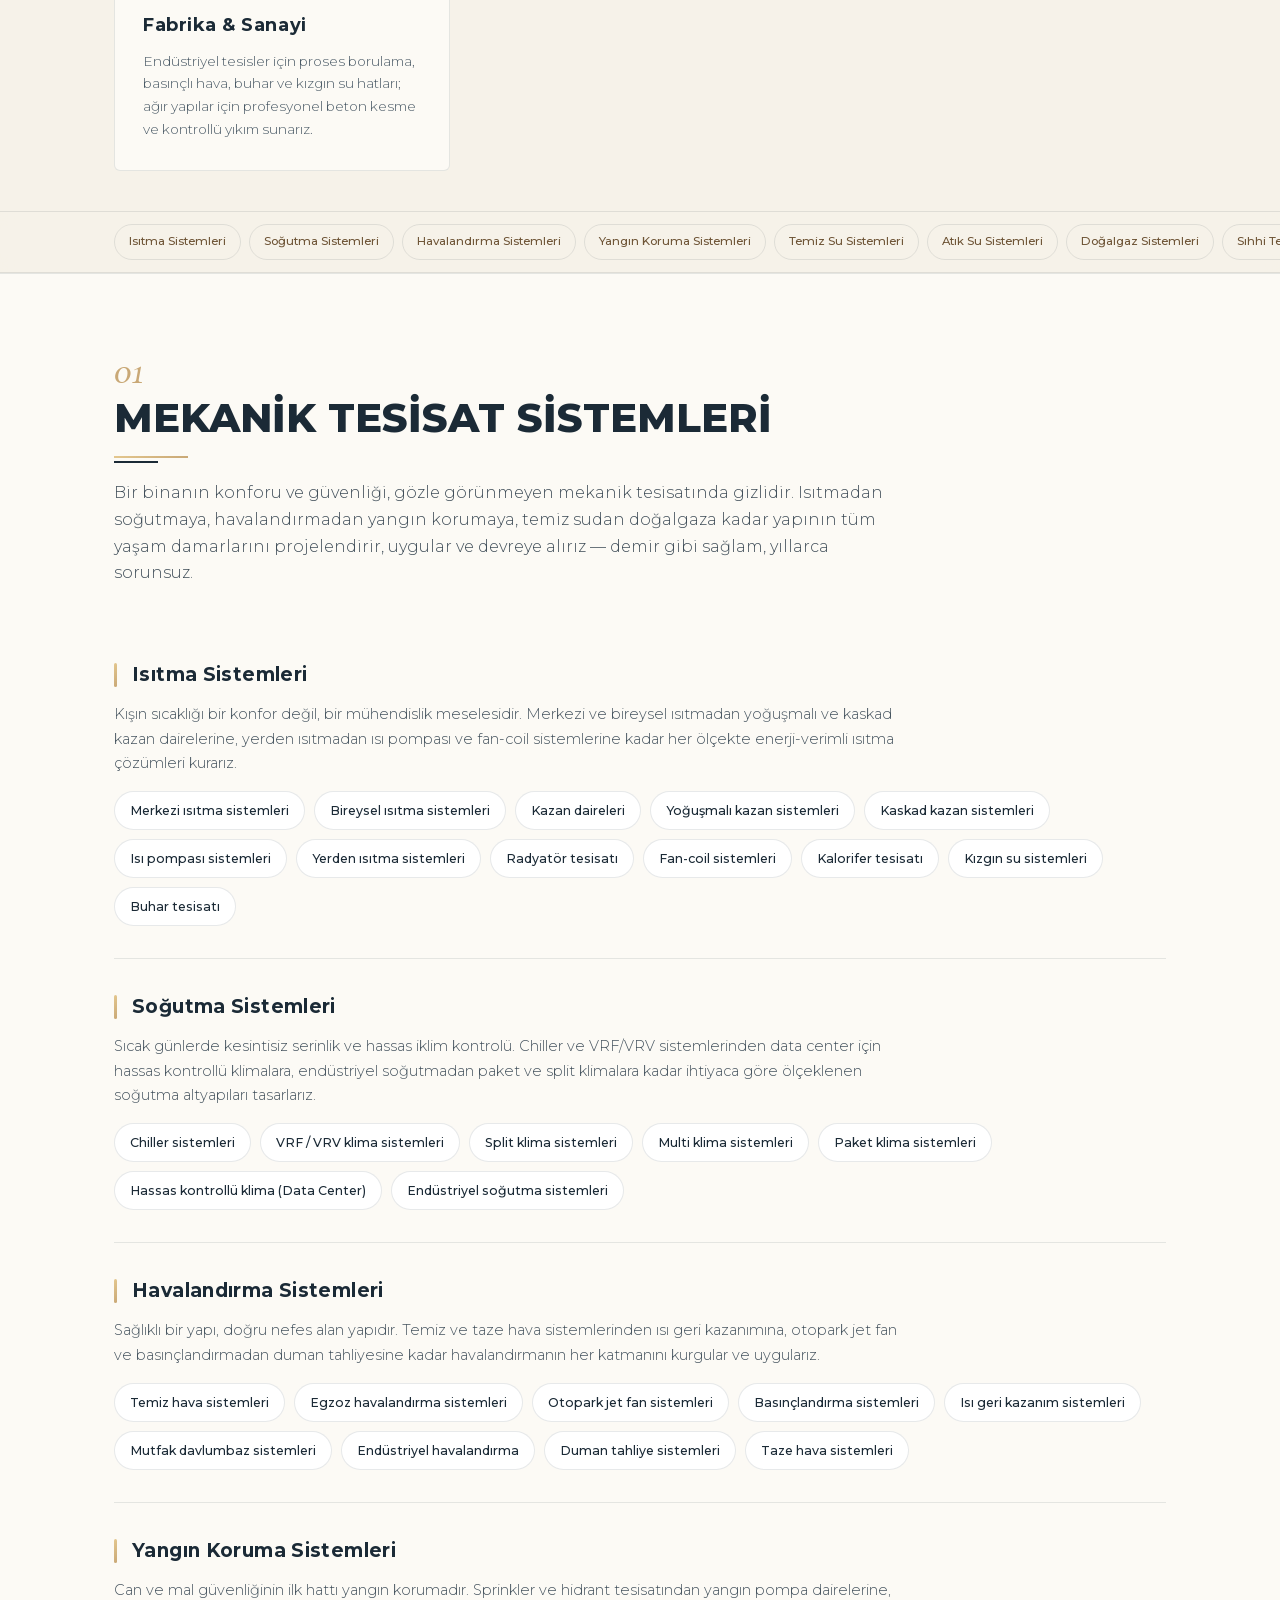
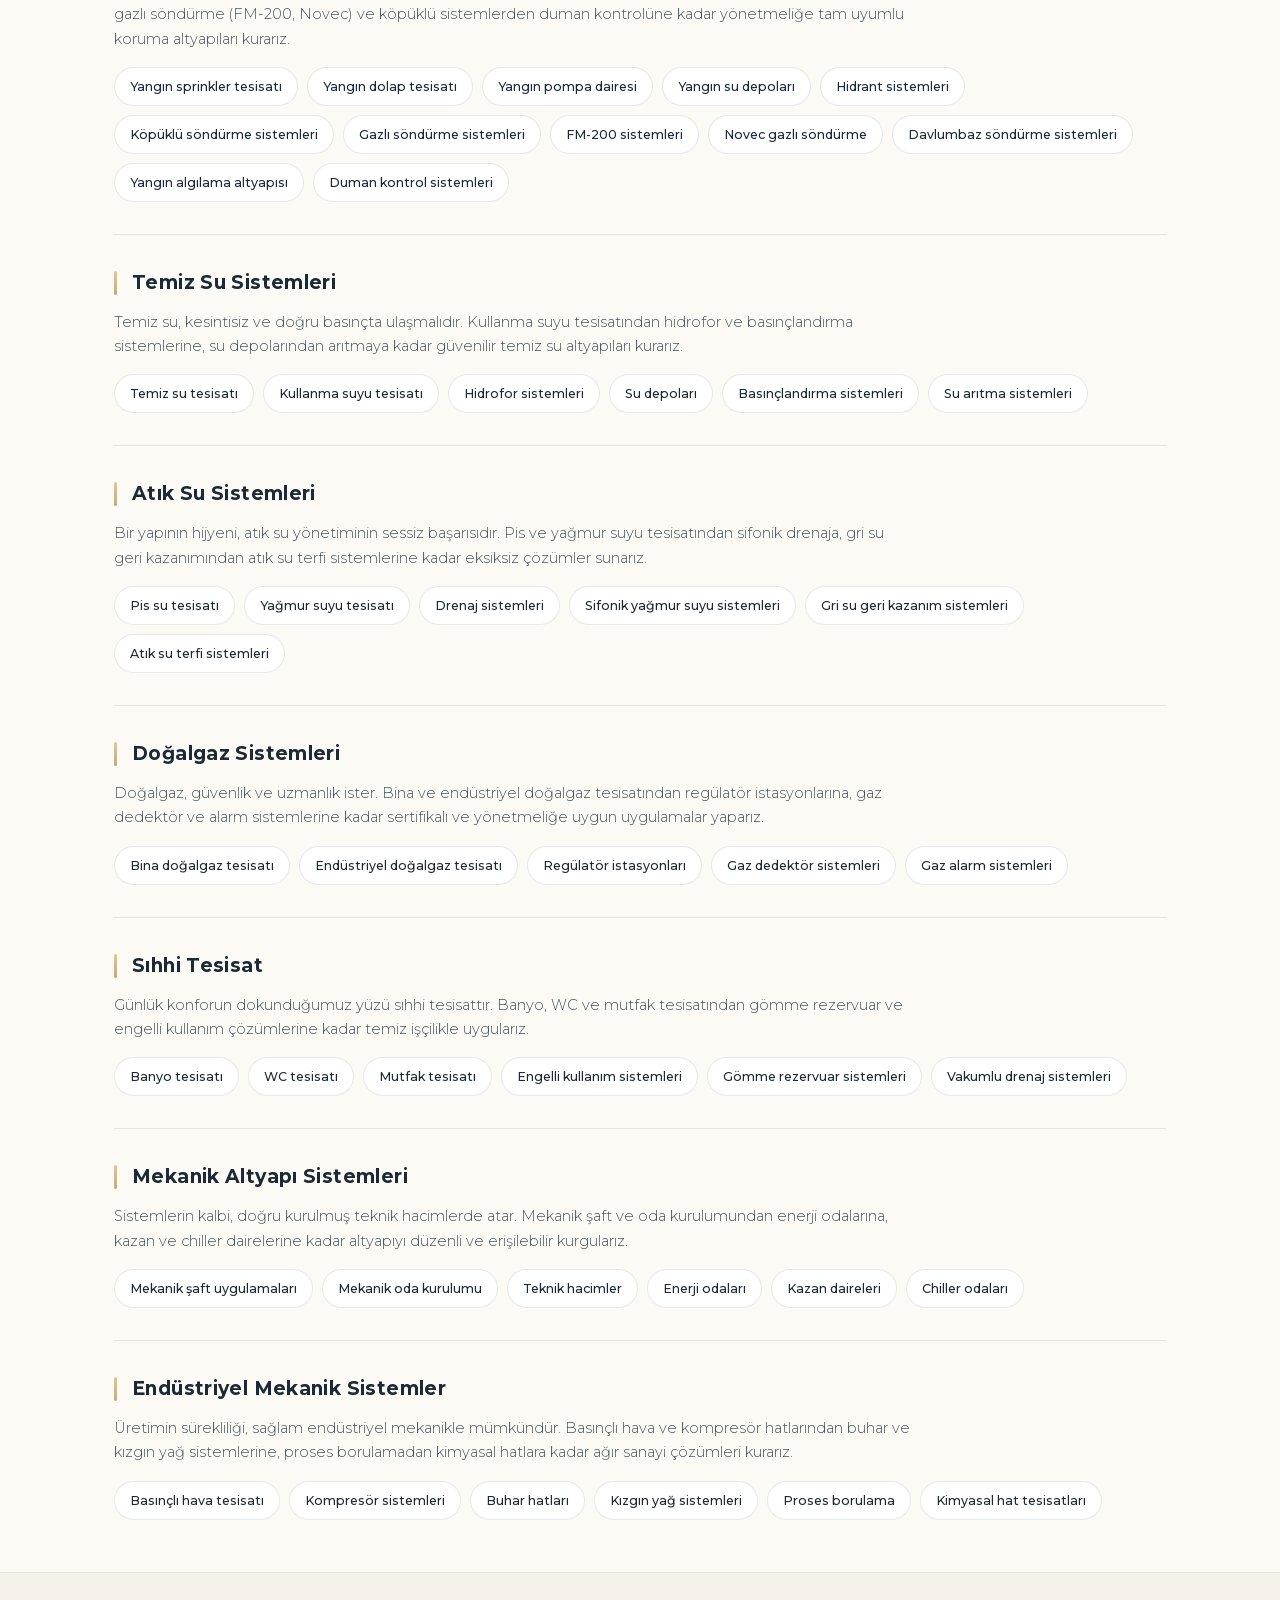
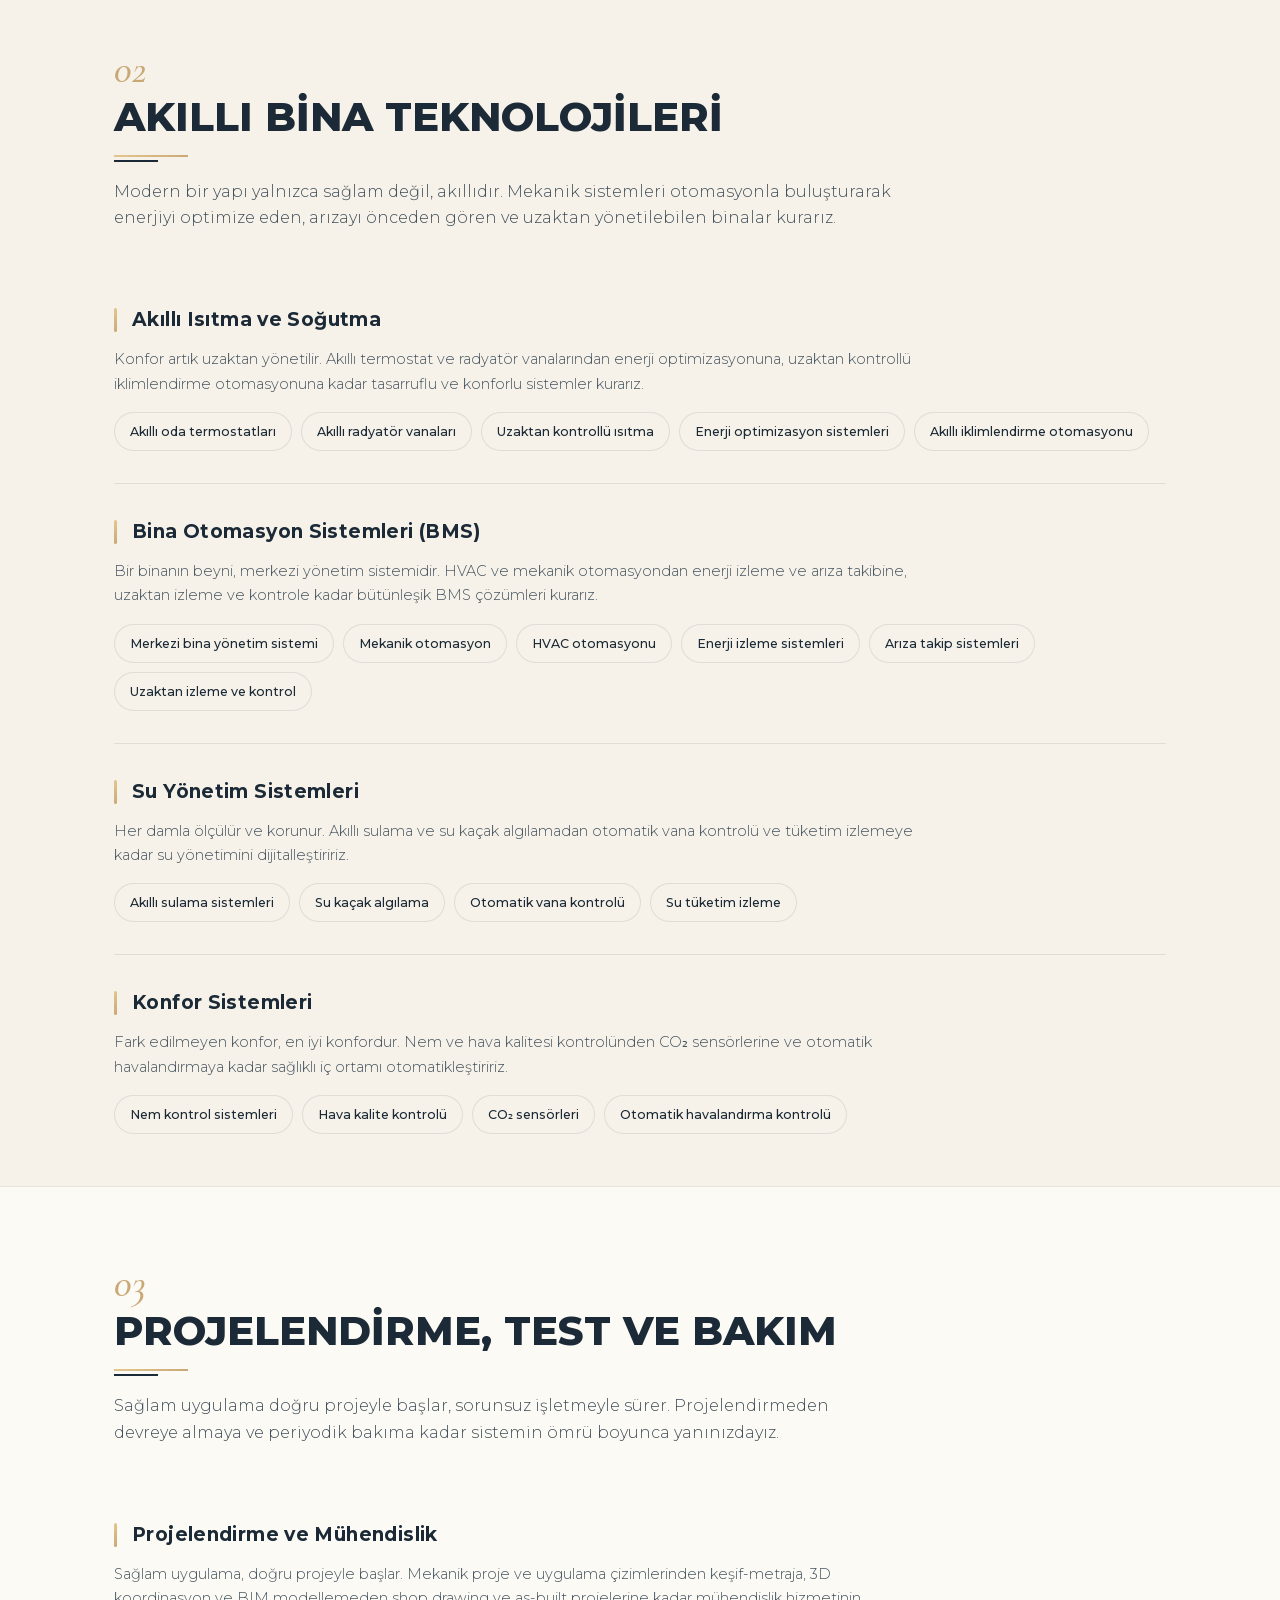
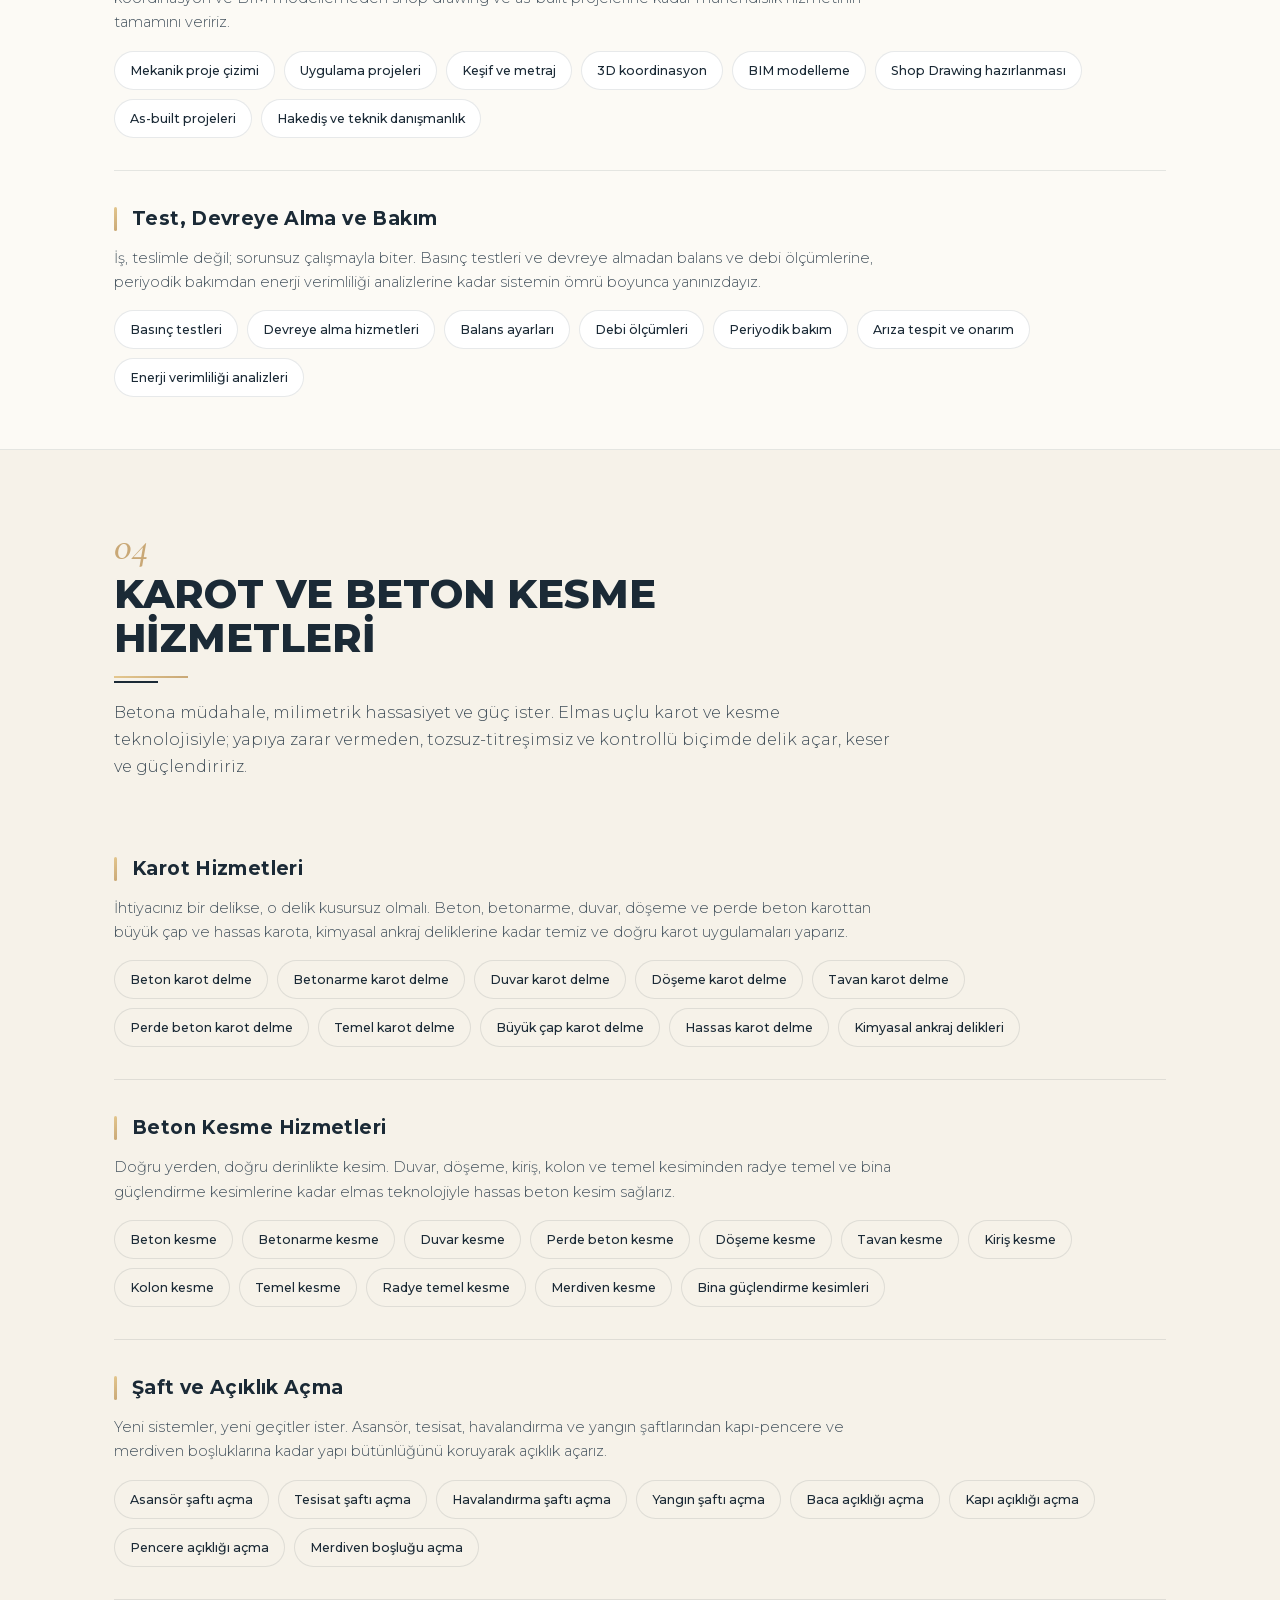
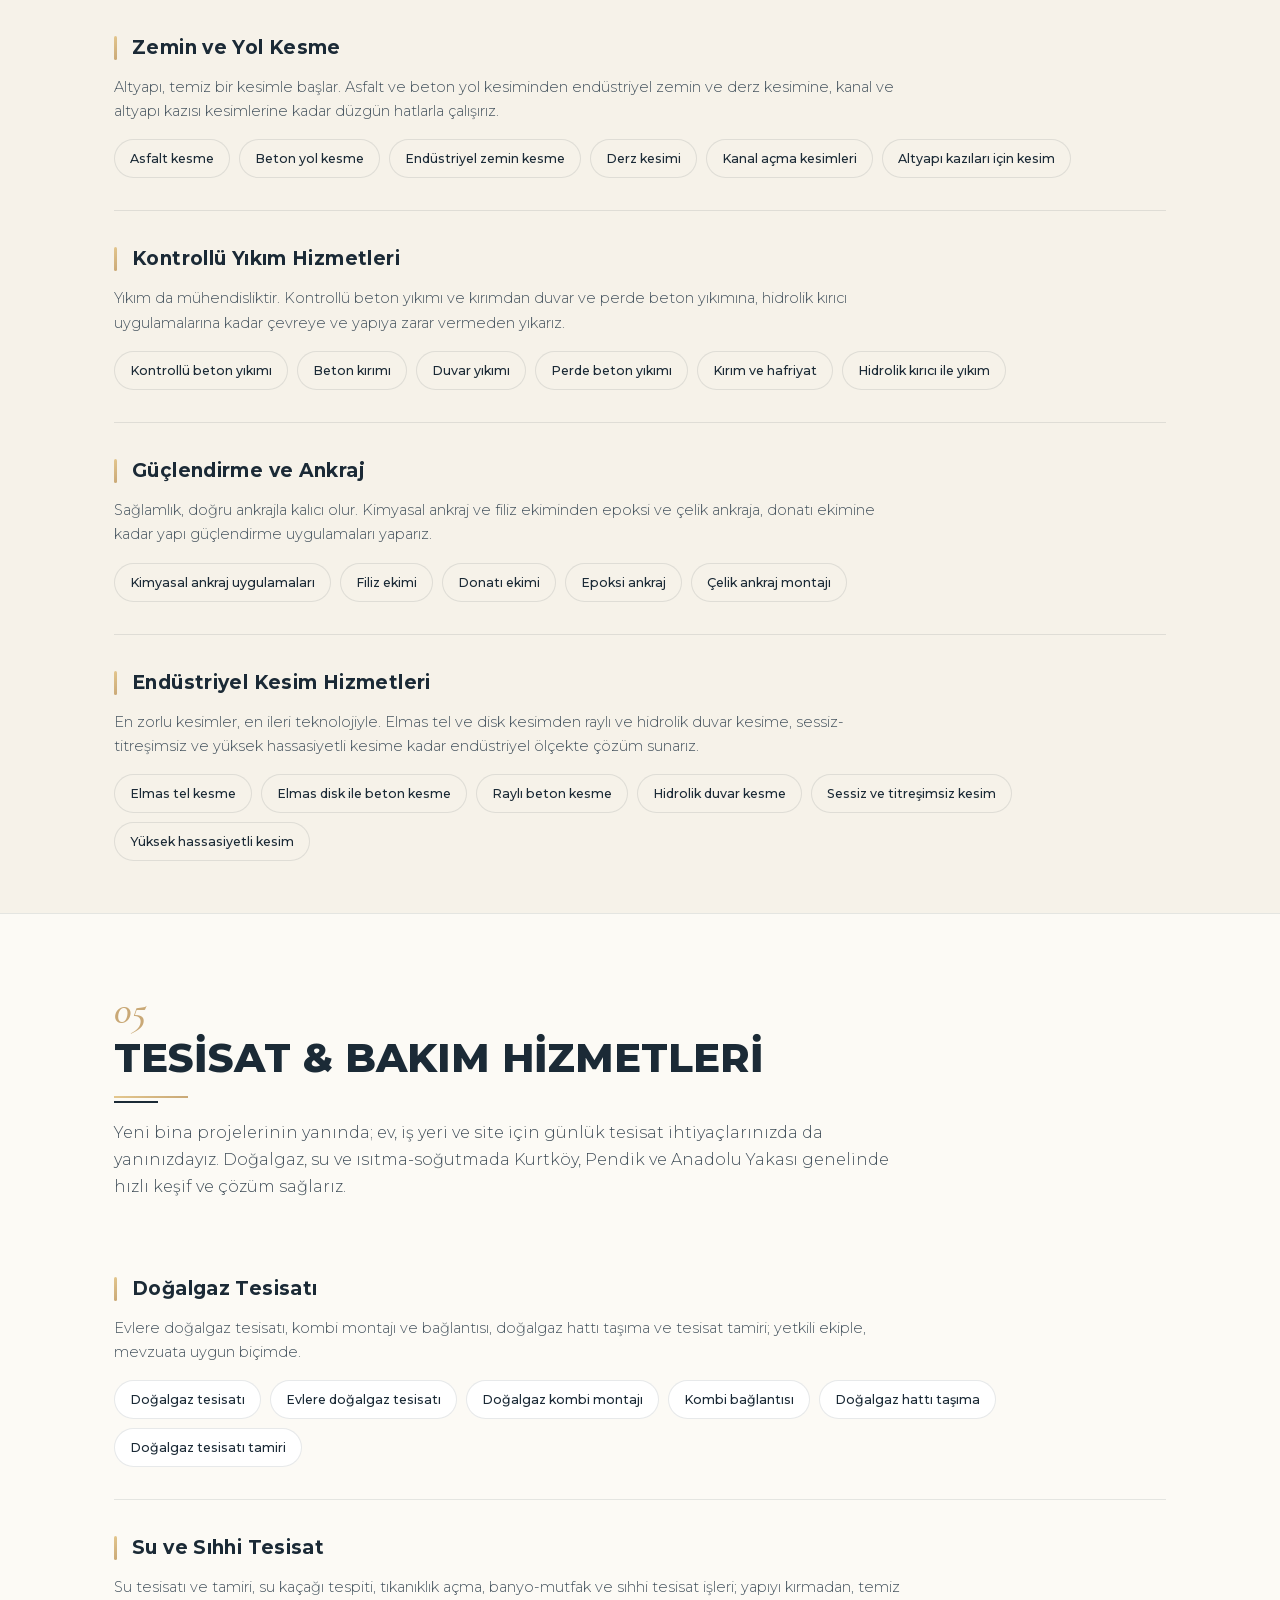
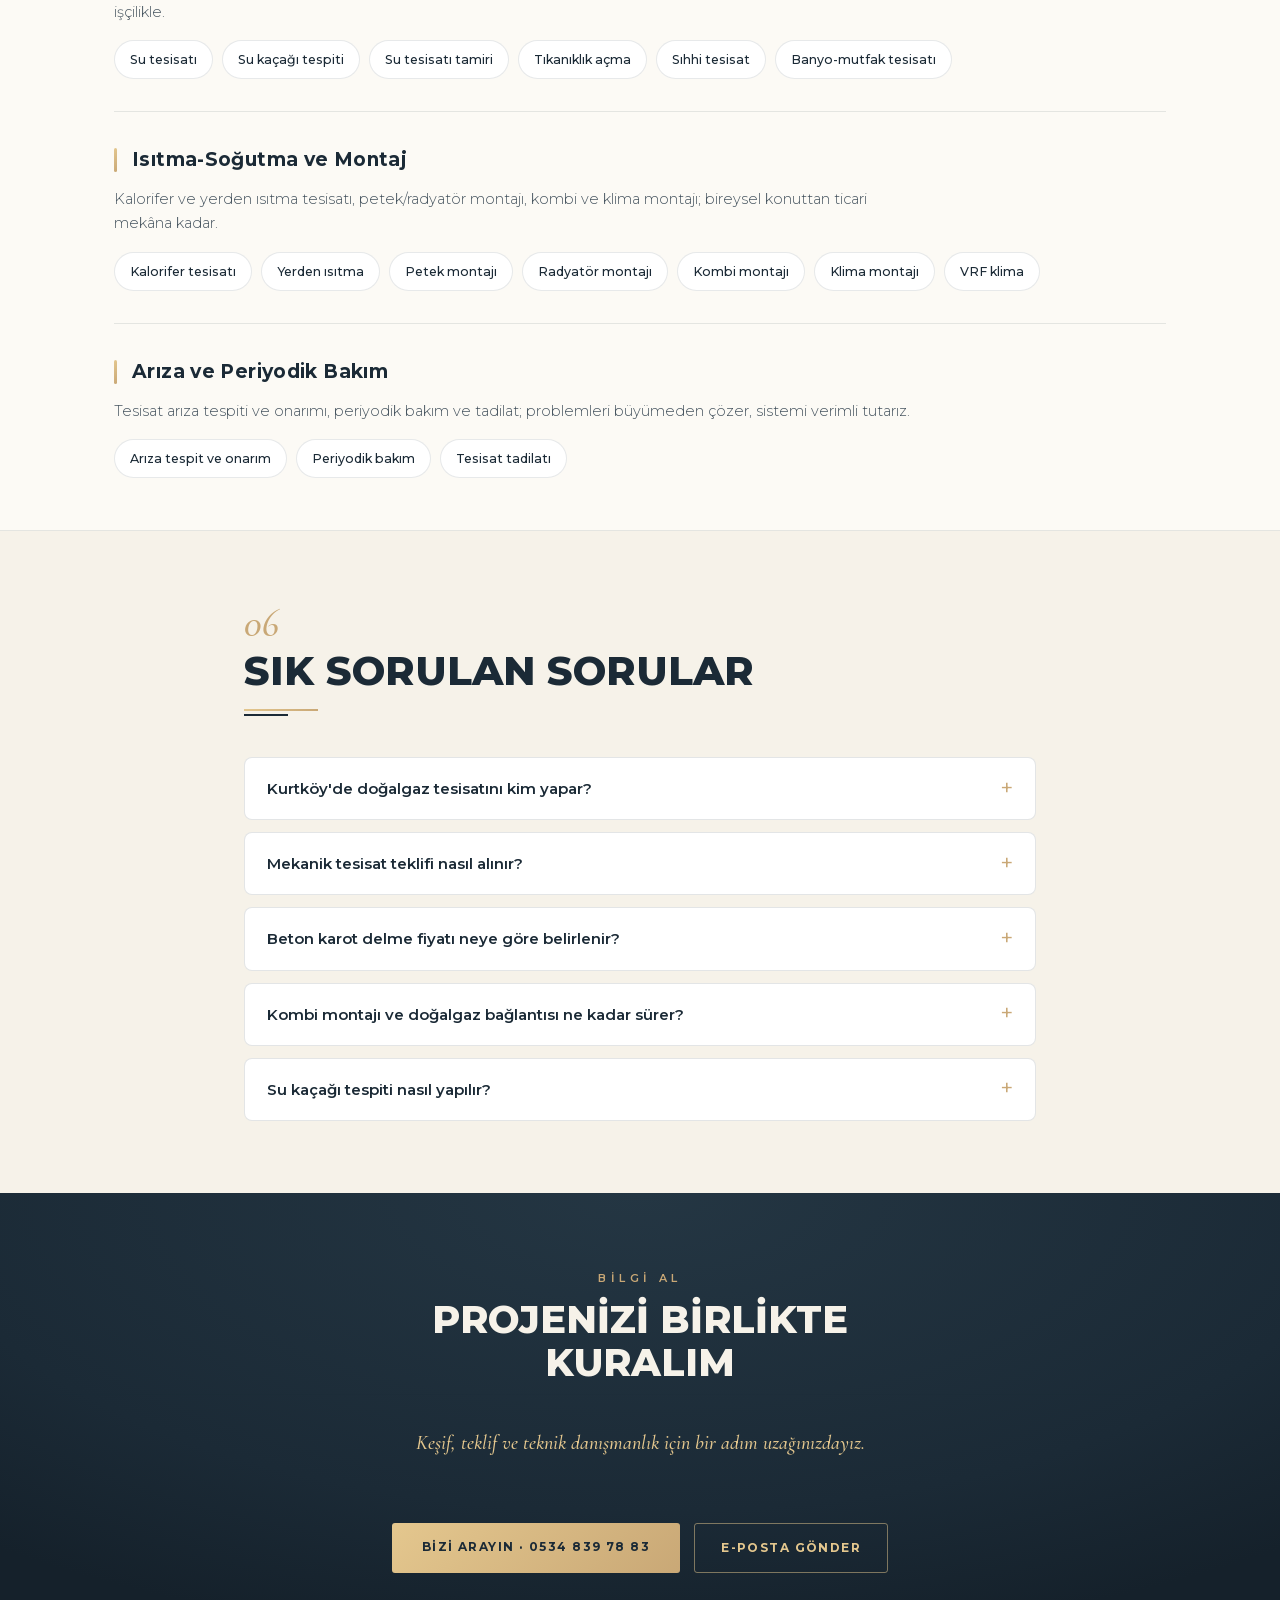
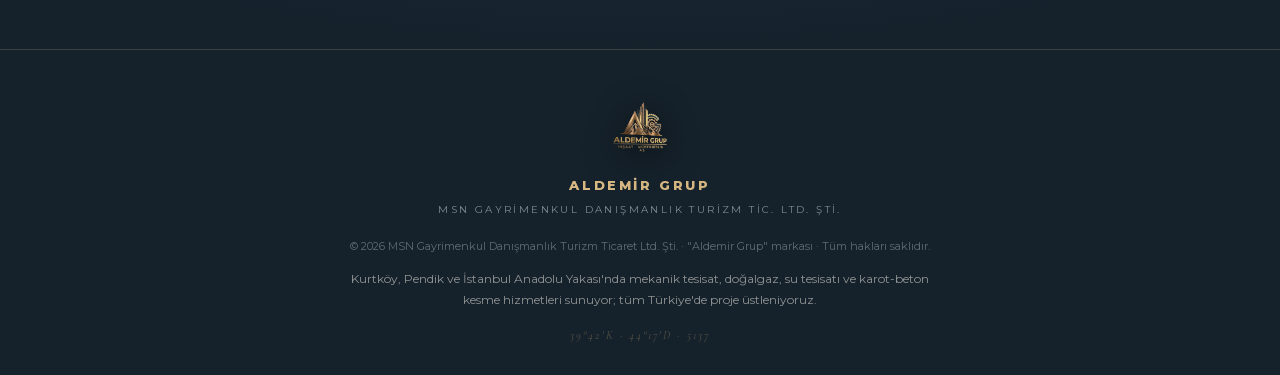
<file: hizmetler.html>
<!DOCTYPE html>
<html lang="tr">
<head>
<meta charset="UTF-8">
<meta name="viewport" content="width=device-width, initial-scale=1.0">
<title>Mekanik Tesisat, Doğalgaz, Karot &amp; Beton Kesme — Kurtköy/Pendik | Aldemir Grup</title>
<meta name="description" content="Kurtköy, Pendik ve İstanbul Anadolu Yakası'nda mekanik tesisat, doğalgaz, su tesisatı, ısıtma-soğutma, kombi/klima montajı; beton karot delme ve kesme, kontrollü yıkım. Ücretsiz keşif ve teklif — Aldemir Grup.">
<meta name="keywords" content="mekanik tesisat, villa mekanik, plaza havalandırma, otel tesisatı, AVM iklimlendirme, fabrika mekanik, VRF klima, chiller, yangın sprinkler, doğalgaz tesisatı, beton karot delme, beton kesme, kontrollü yıkım, HVAC, BMS bina otomasyon, aldemir grup">
<link rel="canonical" href="https://aldemirglobal.com/hizmetler.html">
<meta name="robots" content="index,follow">
<meta name="geo.region" content="TR">
<meta name="author" content="Aldemir Grup İnşaat · Mühendislik A.Ş.">
<meta property="og:type" content="website">
<meta property="og:locale" content="tr_TR">
<meta property="og:title" content="Mekanik Tesisat, Doğalgaz, Karot & Beton Kesme — Kurtköy/Pendik | Aldemir Grup">
<meta property="og:description" content="Kurtköy/Pendik ve Anadolu Yakası'nda mekanik tesisat, doğalgaz, su tesisatı, kombi/klima montajı; beton karot ve kesme.">
<meta property="og:url" content="https://aldemirglobal.com/hizmetler.html">
<meta property="og:image" content="https://aldemirglobal.com/assets/og-image.png">
<meta name="twitter:card" content="summary_large_image">
<meta name="theme-color" content="#1B2A36">
<script type="application/ld+json">
{"@context":"https://schema.org","@type":"GeneralContractor","name":"Aldemir Grup","legalName":"MSN Gayrimenkul Danışmanlık Turizm Ticaret Limited Şirketi","url":"https://aldemirglobal.com","image":"https://aldemirglobal.com/assets/og-image.png","telephone":"+90 534 839 78 83","email":"info@aldemirglobal.com","address":{"@type":"PostalAddress","streetAddress":"Harmandere Mah. Ankara Cad. E Blok No:453E İç Kapı No:1","addressLocality":"Pendik","addressRegion":"İstanbul","addressCountry":"TR"},"areaServed":[{"@type":"Place","name":"Kurtköy"},{"@type":"Place","name":"Pendik"},{"@type":"Place","name":"İstanbul Anadolu Yakası"},{"@type":"Country","name":"Türkiye"}],"knowsAbout":["Mekanik tesisat","HVAC","Villa mekanik","Rezidans projeleri","Plaza iklimlendirme","AVM tesisatı","Otel tesisatı","Fabrika mekanik","Yangın koruma","Doğalgaz tesisatı","Beton karot delme","Beton kesme","Kontrollü yıkım","Bina otomasyonu"],"hasOfferCatalog":{"@type":"OfferCatalog","name":"Hizmetler","itemListElement":[{"@type":"Offer","itemOffered":{"@type":"Service","name":"Merkezi ısıtma sistemleri"}},{"@type":"Offer","itemOffered":{"@type":"Service","name":"Bireysel ısıtma sistemleri"}},{"@type":"Offer","itemOffered":{"@type":"Service","name":"Kazan daireleri"}},{"@type":"Offer","itemOffered":{"@type":"Service","name":"Yoğuşmalı kazan sistemleri"}},{"@type":"Offer","itemOffered":{"@type":"Service","name":"Kaskad kazan sistemleri"}},{"@type":"Offer","itemOffered":{"@type":"Service","name":"Isı pompası sistemleri"}},{"@type":"Offer","itemOffered":{"@type":"Service","name":"Yerden ısıtma sistemleri"}},{"@type":"Offer","itemOffered":{"@type":"Service","name":"Radyatör tesisatı"}},{"@type":"Offer","itemOffered":{"@type":"Service","name":"Fan-coil sistemleri"}},{"@type":"Offer","itemOffered":{"@type":"Service","name":"Kalorifer tesisatı"}},{"@type":"Offer","itemOffered":{"@type":"Service","name":"Kızgın su sistemleri"}},{"@type":"Offer","itemOffered":{"@type":"Service","name":"Buhar tesisatı"}},{"@type":"Offer","itemOffered":{"@type":"Service","name":"Chiller sistemleri"}},{"@type":"Offer","itemOffered":{"@type":"Service","name":"VRF / VRV klima sistemleri"}},{"@type":"Offer","itemOffered":{"@type":"Service","name":"Split klima sistemleri"}},{"@type":"Offer","itemOffered":{"@type":"Service","name":"Multi klima sistemleri"}},{"@type":"Offer","itemOffered":{"@type":"Service","name":"Paket klima sistemleri"}},{"@type":"Offer","itemOffered":{"@type":"Service","name":"Hassas kontrollü klima (Data Center)"}},{"@type":"Offer","itemOffered":{"@type":"Service","name":"Endüstriyel soğutma sistemleri"}},{"@type":"Offer","itemOffered":{"@type":"Service","name":"Temiz hava sistemleri"}},{"@type":"Offer","itemOffered":{"@type":"Service","name":"Egzoz havalandırma sistemleri"}},{"@type":"Offer","itemOffered":{"@type":"Service","name":"Otopark jet fan sistemleri"}},{"@type":"Offer","itemOffered":{"@type":"Service","name":"Basınçlandırma sistemleri"}},{"@type":"Offer","itemOffered":{"@type":"Service","name":"Isı geri kazanım sistemleri"}},{"@type":"Offer","itemOffered":{"@type":"Service","name":"Mutfak davlumbaz sistemleri"}},{"@type":"Offer","itemOffered":{"@type":"Service","name":"Endüstriyel havalandırma"}},{"@type":"Offer","itemOffered":{"@type":"Service","name":"Duman tahliye sistemleri"}},{"@type":"Offer","itemOffered":{"@type":"Service","name":"Taze hava sistemleri"}},{"@type":"Offer","itemOffered":{"@type":"Service","name":"Yangın sprinkler tesisatı"}},{"@type":"Offer","itemOffered":{"@type":"Service","name":"Yangın dolap tesisatı"}},{"@type":"Offer","itemOffered":{"@type":"Service","name":"Yangın pompa dairesi"}},{"@type":"Offer","itemOffered":{"@type":"Service","name":"Yangın su depoları"}},{"@type":"Offer","itemOffered":{"@type":"Service","name":"Hidrant sistemleri"}},{"@type":"Offer","itemOffered":{"@type":"Service","name":"Köpüklü söndürme sistemleri"}},{"@type":"Offer","itemOffered":{"@type":"Service","name":"Gazlı söndürme sistemleri"}},{"@type":"Offer","itemOffered":{"@type":"Service","name":"FM-200 sistemleri"}},{"@type":"Offer","itemOffered":{"@type":"Service","name":"Novec gazlı söndürme"}},{"@type":"Offer","itemOffered":{"@type":"Service","name":"Davlumbaz söndürme sistemleri"}},{"@type":"Offer","itemOffered":{"@type":"Service","name":"Yangın algılama altyapısı"}},{"@type":"Offer","itemOffered":{"@type":"Service","name":"Duman kontrol sistemleri"}},{"@type":"Offer","itemOffered":{"@type":"Service","name":"Temiz su tesisatı"}},{"@type":"Offer","itemOffered":{"@type":"Service","name":"Kullanma suyu tesisatı"}},{"@type":"Offer","itemOffered":{"@type":"Service","name":"Hidrofor sistemleri"}},{"@type":"Offer","itemOffered":{"@type":"Service","name":"Su depoları"}},{"@type":"Offer","itemOffered":{"@type":"Service","name":"Basınçlandırma sistemleri"}},{"@type":"Offer","itemOffered":{"@type":"Service","name":"Su arıtma sistemleri"}},{"@type":"Offer","itemOffered":{"@type":"Service","name":"Pis su tesisatı"}},{"@type":"Offer","itemOffered":{"@type":"Service","name":"Yağmur suyu tesisatı"}},{"@type":"Offer","itemOffered":{"@type":"Service","name":"Drenaj sistemleri"}},{"@type":"Offer","itemOffered":{"@type":"Service","name":"Sifonik yağmur suyu sistemleri"}},{"@type":"Offer","itemOffered":{"@type":"Service","name":"Gri su geri kazanım sistemleri"}},{"@type":"Offer","itemOffered":{"@type":"Service","name":"Atık su terfi sistemleri"}},{"@type":"Offer","itemOffered":{"@type":"Service","name":"Bina doğalgaz tesisatı"}},{"@type":"Offer","itemOffered":{"@type":"Service","name":"Endüstriyel doğalgaz tesisatı"}},{"@type":"Offer","itemOffered":{"@type":"Service","name":"Regülatör istasyonları"}},{"@type":"Offer","itemOffered":{"@type":"Service","name":"Gaz dedektör sistemleri"}},{"@type":"Offer","itemOffered":{"@type":"Service","name":"Gaz alarm sistemleri"}},{"@type":"Offer","itemOffered":{"@type":"Service","name":"Banyo tesisatı"}},{"@type":"Offer","itemOffered":{"@type":"Service","name":"WC tesisatı"}},{"@type":"Offer","itemOffered":{"@type":"Service","name":"Mutfak tesisatı"}},{"@type":"Offer","itemOffered":{"@type":"Service","name":"Engelli kullanım sistemleri"}},{"@type":"Offer","itemOffered":{"@type":"Service","name":"Gömme rezervuar sistemleri"}},{"@type":"Offer","itemOffered":{"@type":"Service","name":"Vakumlu drenaj sistemleri"}},{"@type":"Offer","itemOffered":{"@type":"Service","name":"Mekanik şaft uygulamaları"}},{"@type":"Offer","itemOffered":{"@type":"Service","name":"Mekanik oda kurulumu"}},{"@type":"Offer","itemOffered":{"@type":"Service","name":"Teknik hacimler"}},{"@type":"Offer","itemOffered":{"@type":"Service","name":"Enerji odaları"}},{"@type":"Offer","itemOffered":{"@type":"Service","name":"Kazan daireleri"}},{"@type":"Offer","itemOffered":{"@type":"Service","name":"Chiller odaları"}},{"@type":"Offer","itemOffered":{"@type":"Service","name":"Basınçlı hava tesisatı"}},{"@type":"Offer","itemOffered":{"@type":"Service","name":"Kompresör sistemleri"}},{"@type":"Offer","itemOffered":{"@type":"Service","name":"Buhar hatları"}},{"@type":"Offer","itemOffered":{"@type":"Service","name":"Kızgın yağ sistemleri"}},{"@type":"Offer","itemOffered":{"@type":"Service","name":"Proses borulama"}},{"@type":"Offer","itemOffered":{"@type":"Service","name":"Kimyasal hat tesisatları"}},{"@type":"Offer","itemOffered":{"@type":"Service","name":"Akıllı oda termostatları"}},{"@type":"Offer","itemOffered":{"@type":"Service","name":"Akıllı radyatör vanaları"}},{"@type":"Offer","itemOffered":{"@type":"Service","name":"Uzaktan kontrollü ısıtma"}},{"@type":"Offer","itemOffered":{"@type":"Service","name":"Enerji optimizasyon sistemleri"}},{"@type":"Offer","itemOffered":{"@type":"Service","name":"Akıllı iklimlendirme otomasyonu"}},{"@type":"Offer","itemOffered":{"@type":"Service","name":"Merkezi bina yönetim sistemi"}},{"@type":"Offer","itemOffered":{"@type":"Service","name":"Mekanik otomasyon"}},{"@type":"Offer","itemOffered":{"@type":"Service","name":"HVAC otomasyonu"}},{"@type":"Offer","itemOffered":{"@type":"Service","name":"Enerji izleme sistemleri"}},{"@type":"Offer","itemOffered":{"@type":"Service","name":"Arıza takip sistemleri"}},{"@type":"Offer","itemOffered":{"@type":"Service","name":"Uzaktan izleme ve kontrol"}},{"@type":"Offer","itemOffered":{"@type":"Service","name":"Akıllı sulama sistemleri"}},{"@type":"Offer","itemOffered":{"@type":"Service","name":"Su kaçak algılama"}},{"@type":"Offer","itemOffered":{"@type":"Service","name":"Otomatik vana kontrolü"}},{"@type":"Offer","itemOffered":{"@type":"Service","name":"Su tüketim izleme"}},{"@type":"Offer","itemOffered":{"@type":"Service","name":"Nem kontrol sistemleri"}},{"@type":"Offer","itemOffered":{"@type":"Service","name":"Hava kalite kontrolü"}},{"@type":"Offer","itemOffered":{"@type":"Service","name":"CO₂ sensörleri"}},{"@type":"Offer","itemOffered":{"@type":"Service","name":"Otomatik havalandırma kontrolü"}},{"@type":"Offer","itemOffered":{"@type":"Service","name":"Mekanik proje çizimi"}},{"@type":"Offer","itemOffered":{"@type":"Service","name":"Uygulama projeleri"}},{"@type":"Offer","itemOffered":{"@type":"Service","name":"Keşif ve metraj"}},{"@type":"Offer","itemOffered":{"@type":"Service","name":"3D koordinasyon"}},{"@type":"Offer","itemOffered":{"@type":"Service","name":"BIM modelleme"}},{"@type":"Offer","itemOffered":{"@type":"Service","name":"Shop Drawing hazırlanması"}},{"@type":"Offer","itemOffered":{"@type":"Service","name":"As-built projeleri"}},{"@type":"Offer","itemOffered":{"@type":"Service","name":"Hakediş ve teknik danışmanlık"}},{"@type":"Offer","itemOffered":{"@type":"Service","name":"Basınç testleri"}},{"@type":"Offer","itemOffered":{"@type":"Service","name":"Devreye alma hizmetleri"}},{"@type":"Offer","itemOffered":{"@type":"Service","name":"Balans ayarları"}},{"@type":"Offer","itemOffered":{"@type":"Service","name":"Debi ölçümleri"}},{"@type":"Offer","itemOffered":{"@type":"Service","name":"Periyodik bakım"}},{"@type":"Offer","itemOffered":{"@type":"Service","name":"Arıza tespit ve onarım"}},{"@type":"Offer","itemOffered":{"@type":"Service","name":"Enerji verimliliği analizleri"}},{"@type":"Offer","itemOffered":{"@type":"Service","name":"Beton karot delme"}},{"@type":"Offer","itemOffered":{"@type":"Service","name":"Betonarme karot delme"}},{"@type":"Offer","itemOffered":{"@type":"Service","name":"Duvar karot delme"}},{"@type":"Offer","itemOffered":{"@type":"Service","name":"Döşeme karot delme"}},{"@type":"Offer","itemOffered":{"@type":"Service","name":"Tavan karot delme"}},{"@type":"Offer","itemOffered":{"@type":"Service","name":"Perde beton karot delme"}},{"@type":"Offer","itemOffered":{"@type":"Service","name":"Temel karot delme"}},{"@type":"Offer","itemOffered":{"@type":"Service","name":"Büyük çap karot delme"}},{"@type":"Offer","itemOffered":{"@type":"Service","name":"Hassas karot delme"}},{"@type":"Offer","itemOffered":{"@type":"Service","name":"Kimyasal ankraj delikleri"}},{"@type":"Offer","itemOffered":{"@type":"Service","name":"Beton kesme"}},{"@type":"Offer","itemOffered":{"@type":"Service","name":"Betonarme kesme"}},{"@type":"Offer","itemOffered":{"@type":"Service","name":"Duvar kesme"}},{"@type":"Offer","itemOffered":{"@type":"Service","name":"Perde beton kesme"}},{"@type":"Offer","itemOffered":{"@type":"Service","name":"Döşeme kesme"}},{"@type":"Offer","itemOffered":{"@type":"Service","name":"Tavan kesme"}},{"@type":"Offer","itemOffered":{"@type":"Service","name":"Kiriş kesme"}},{"@type":"Offer","itemOffered":{"@type":"Service","name":"Kolon kesme"}},{"@type":"Offer","itemOffered":{"@type":"Service","name":"Temel kesme"}},{"@type":"Offer","itemOffered":{"@type":"Service","name":"Radye temel kesme"}},{"@type":"Offer","itemOffered":{"@type":"Service","name":"Merdiven kesme"}},{"@type":"Offer","itemOffered":{"@type":"Service","name":"Bina güçlendirme kesimleri"}},{"@type":"Offer","itemOffered":{"@type":"Service","name":"Asansör şaftı açma"}},{"@type":"Offer","itemOffered":{"@type":"Service","name":"Tesisat şaftı açma"}},{"@type":"Offer","itemOffered":{"@type":"Service","name":"Havalandırma şaftı açma"}},{"@type":"Offer","itemOffered":{"@type":"Service","name":"Yangın şaftı açma"}},{"@type":"Offer","itemOffered":{"@type":"Service","name":"Baca açıklığı açma"}},{"@type":"Offer","itemOffered":{"@type":"Service","name":"Kapı açıklığı açma"}},{"@type":"Offer","itemOffered":{"@type":"Service","name":"Pencere açıklığı açma"}},{"@type":"Offer","itemOffered":{"@type":"Service","name":"Merdiven boşluğu açma"}},{"@type":"Offer","itemOffered":{"@type":"Service","name":"Asfalt kesme"}},{"@type":"Offer","itemOffered":{"@type":"Service","name":"Beton yol kesme"}},{"@type":"Offer","itemOffered":{"@type":"Service","name":"Endüstriyel zemin kesme"}},{"@type":"Offer","itemOffered":{"@type":"Service","name":"Derz kesimi"}},{"@type":"Offer","itemOffered":{"@type":"Service","name":"Kanal açma kesimleri"}},{"@type":"Offer","itemOffered":{"@type":"Service","name":"Altyapı kazıları için kesim"}},{"@type":"Offer","itemOffered":{"@type":"Service","name":"Kontrollü beton yıkımı"}},{"@type":"Offer","itemOffered":{"@type":"Service","name":"Beton kırımı"}},{"@type":"Offer","itemOffered":{"@type":"Service","name":"Duvar yıkımı"}},{"@type":"Offer","itemOffered":{"@type":"Service","name":"Perde beton yıkımı"}},{"@type":"Offer","itemOffered":{"@type":"Service","name":"Kırım ve hafriyat"}},{"@type":"Offer","itemOffered":{"@type":"Service","name":"Hidrolik kırıcı ile yıkım"}},{"@type":"Offer","itemOffered":{"@type":"Service","name":"Kimyasal ankraj uygulamaları"}},{"@type":"Offer","itemOffered":{"@type":"Service","name":"Filiz ekimi"}},{"@type":"Offer","itemOffered":{"@type":"Service","name":"Donatı ekimi"}},{"@type":"Offer","itemOffered":{"@type":"Service","name":"Epoksi ankraj"}},{"@type":"Offer","itemOffered":{"@type":"Service","name":"Çelik ankraj montajı"}},{"@type":"Offer","itemOffered":{"@type":"Service","name":"Elmas tel kesme"}},{"@type":"Offer","itemOffered":{"@type":"Service","name":"Elmas disk ile beton kesme"}},{"@type":"Offer","itemOffered":{"@type":"Service","name":"Raylı beton kesme"}},{"@type":"Offer","itemOffered":{"@type":"Service","name":"Hidrolik duvar kesme"}},{"@type":"Offer","itemOffered":{"@type":"Service","name":"Sessiz ve titreşimsiz kesim"}},{"@type":"Offer","itemOffered":{"@type":"Service","name":"Yüksek hassasiyetli kesim"}}]}}
</script>
<style>
/* Self-host fontlar — Google Fonts CDN kaldırıldı (KVKK: yurt dışı aktarım yok) */
@font-face{font-family:'Montserrat';font-style:normal;font-weight:300;font-display:swap;src:url('/assets/fonts/montserrat-300-latin.woff2') format('woff2');unicode-range:U+0000-00FF,U+0131,U+0152-0153,U+02BB-02BC,U+02C6,U+02DA,U+02DC,U+0304,U+0308,U+0329,U+2000-206F,U+2074,U+20AC,U+2122,U+2191,U+2193,U+2212,U+2215,U+FEFF,U+FFFD;}
@font-face{font-family:'Montserrat';font-style:normal;font-weight:300;font-display:swap;src:url('/assets/fonts/montserrat-300-latin-ext.woff2') format('woff2');unicode-range:U+0100-02BA,U+02BD-02C5,U+02C7-02CC,U+02CE-02D7,U+02DD-02FF,U+0304,U+0308,U+0329,U+1D00-1DBF,U+1E00-1E9F,U+1EF2-1EFF,U+2020,U+20A0-20AB,U+20AD-20C0,U+2113,U+2C60-2C7F,U+A720-A7FF;}
@font-face{font-family:'Montserrat';font-style:normal;font-weight:400;font-display:swap;src:url('/assets/fonts/montserrat-400-latin.woff2') format('woff2');unicode-range:U+0000-00FF,U+0131,U+0152-0153,U+02BB-02BC,U+02C6,U+02DA,U+02DC,U+0304,U+0308,U+0329,U+2000-206F,U+2074,U+20AC,U+2122,U+2191,U+2193,U+2212,U+2215,U+FEFF,U+FFFD;}
@font-face{font-family:'Montserrat';font-style:normal;font-weight:400;font-display:swap;src:url('/assets/fonts/montserrat-400-latin-ext.woff2') format('woff2');unicode-range:U+0100-02BA,U+02BD-02C5,U+02C7-02CC,U+02CE-02D7,U+02DD-02FF,U+0304,U+0308,U+0329,U+1D00-1DBF,U+1E00-1E9F,U+1EF2-1EFF,U+2020,U+20A0-20AB,U+20AD-20C0,U+2113,U+2C60-2C7F,U+A720-A7FF;}
@font-face{font-family:'Montserrat';font-style:normal;font-weight:500;font-display:swap;src:url('/assets/fonts/montserrat-500-latin.woff2') format('woff2');unicode-range:U+0000-00FF,U+0131,U+0152-0153,U+02BB-02BC,U+02C6,U+02DA,U+02DC,U+0304,U+0308,U+0329,U+2000-206F,U+2074,U+20AC,U+2122,U+2191,U+2193,U+2212,U+2215,U+FEFF,U+FFFD;}
@font-face{font-family:'Montserrat';font-style:normal;font-weight:500;font-display:swap;src:url('/assets/fonts/montserrat-500-latin-ext.woff2') format('woff2');unicode-range:U+0100-02BA,U+02BD-02C5,U+02C7-02CC,U+02CE-02D7,U+02DD-02FF,U+0304,U+0308,U+0329,U+1D00-1DBF,U+1E00-1E9F,U+1EF2-1EFF,U+2020,U+20A0-20AB,U+20AD-20C0,U+2113,U+2C60-2C7F,U+A720-A7FF;}
@font-face{font-family:'Montserrat';font-style:normal;font-weight:600;font-display:swap;src:url('/assets/fonts/montserrat-600-latin.woff2') format('woff2');unicode-range:U+0000-00FF,U+0131,U+0152-0153,U+02BB-02BC,U+02C6,U+02DA,U+02DC,U+0304,U+0308,U+0329,U+2000-206F,U+2074,U+20AC,U+2122,U+2191,U+2193,U+2212,U+2215,U+FEFF,U+FFFD;}
@font-face{font-family:'Montserrat';font-style:normal;font-weight:600;font-display:swap;src:url('/assets/fonts/montserrat-600-latin-ext.woff2') format('woff2');unicode-range:U+0100-02BA,U+02BD-02C5,U+02C7-02CC,U+02CE-02D7,U+02DD-02FF,U+0304,U+0308,U+0329,U+1D00-1DBF,U+1E00-1E9F,U+1EF2-1EFF,U+2020,U+20A0-20AB,U+20AD-20C0,U+2113,U+2C60-2C7F,U+A720-A7FF;}
@font-face{font-family:'Montserrat';font-style:normal;font-weight:700;font-display:swap;src:url('/assets/fonts/montserrat-700-latin.woff2') format('woff2');unicode-range:U+0000-00FF,U+0131,U+0152-0153,U+02BB-02BC,U+02C6,U+02DA,U+02DC,U+0304,U+0308,U+0329,U+2000-206F,U+2074,U+20AC,U+2122,U+2191,U+2193,U+2212,U+2215,U+FEFF,U+FFFD;}
@font-face{font-family:'Montserrat';font-style:normal;font-weight:700;font-display:swap;src:url('/assets/fonts/montserrat-700-latin-ext.woff2') format('woff2');unicode-range:U+0100-02BA,U+02BD-02C5,U+02C7-02CC,U+02CE-02D7,U+02DD-02FF,U+0304,U+0308,U+0329,U+1D00-1DBF,U+1E00-1E9F,U+1EF2-1EFF,U+2020,U+20A0-20AB,U+20AD-20C0,U+2113,U+2C60-2C7F,U+A720-A7FF;}
@font-face{font-family:'Montserrat';font-style:normal;font-weight:800;font-display:swap;src:url('/assets/fonts/montserrat-800-latin.woff2') format('woff2');unicode-range:U+0000-00FF,U+0131,U+0152-0153,U+02BB-02BC,U+02C6,U+02DA,U+02DC,U+0304,U+0308,U+0329,U+2000-206F,U+2074,U+20AC,U+2122,U+2191,U+2193,U+2212,U+2215,U+FEFF,U+FFFD;}
@font-face{font-family:'Montserrat';font-style:normal;font-weight:800;font-display:swap;src:url('/assets/fonts/montserrat-800-latin-ext.woff2') format('woff2');unicode-range:U+0100-02BA,U+02BD-02C5,U+02C7-02CC,U+02CE-02D7,U+02DD-02FF,U+0304,U+0308,U+0329,U+1D00-1DBF,U+1E00-1E9F,U+1EF2-1EFF,U+2020,U+20A0-20AB,U+20AD-20C0,U+2113,U+2C60-2C7F,U+A720-A7FF;}
@font-face{font-family:'Cormorant';font-style:normal;font-weight:500;font-display:swap;src:url('/assets/fonts/cormorant-500-latin.woff2') format('woff2');unicode-range:U+0000-00FF,U+0131,U+0152-0153,U+02BB-02BC,U+02C6,U+02DA,U+02DC,U+0304,U+0308,U+0329,U+2000-206F,U+2074,U+20AC,U+2122,U+2191,U+2193,U+2212,U+2215,U+FEFF,U+FFFD;}
@font-face{font-family:'Cormorant';font-style:normal;font-weight:500;font-display:swap;src:url('/assets/fonts/cormorant-500-latin-ext.woff2') format('woff2');unicode-range:U+0100-02BA,U+02BD-02C5,U+02C7-02CC,U+02CE-02D7,U+02DD-02FF,U+0304,U+0308,U+0329,U+1D00-1DBF,U+1E00-1E9F,U+1EF2-1EFF,U+2020,U+20A0-20AB,U+20AD-20C0,U+2113,U+2C60-2C7F,U+A720-A7FF;}
@font-face{font-family:'Cormorant';font-style:italic;font-weight:500;font-display:swap;src:url('/assets/fonts/cormorant-500i-latin.woff2') format('woff2');unicode-range:U+0000-00FF,U+0131,U+0152-0153,U+02BB-02BC,U+02C6,U+02DA,U+02DC,U+0304,U+0308,U+0329,U+2000-206F,U+2074,U+20AC,U+2122,U+2191,U+2193,U+2212,U+2215,U+FEFF,U+FFFD;}
@font-face{font-family:'Cormorant';font-style:italic;font-weight:500;font-display:swap;src:url('/assets/fonts/cormorant-500i-latin-ext.woff2') format('woff2');unicode-range:U+0100-02BA,U+02BD-02C5,U+02C7-02CC,U+02CE-02D7,U+02DD-02FF,U+0304,U+0308,U+0329,U+1D00-1DBF,U+1E00-1E9F,U+1EF2-1EFF,U+2020,U+20A0-20AB,U+20AD-20C0,U+2113,U+2C60-2C7F,U+A720-A7FF;}

:root{--paper:#F6F2E9;--white:#FCFAF5;--navy:#1B2A36;--navy2:#23323D;--antrasit:#15212B;--ink:#15212B;--gold:#C9A876;--gold-lt:#E4C78E;--bronz:#6E5436;--line:rgba(27,42,54,.10);--line-d:rgba(228,199,142,.18);--gold-grad:linear-gradient(135deg,#E4C78E 0%,#C9A876 100%)}
html{scroll-padding-top:66px}
*{margin:0;padding:0;box-sizing:border-box}
html{scroll-behavior:smooth}
body{font-family:'Montserrat',sans-serif;background:var(--paper);color:var(--ink);-webkit-font-smoothing:antialiased;line-height:1.68}
::selection{background:var(--gold);color:var(--navy)}
a{color:inherit;text-decoration:none}
.wrap{max-width:1120px;margin:0 auto;padding:0 34px}
.gold-text{background:var(--gold-grad);-webkit-background-clip:text;background-clip:text;-webkit-text-fill-color:transparent}
.eyebrow{font-size:11px;letter-spacing:.4em;text-transform:uppercase;color:var(--bronz);font-weight:600}
.stripe{width:74px;height:8px;position:relative;margin:16px 0}
.stripe::before{content:'';position:absolute;top:0;left:0;width:74px;height:2px;background:var(--gold-grad)}
.stripe::after{content:'';position:absolute;top:5px;left:0;width:44px;height:2px;background:var(--navy)}
.stripe.on-dark::after{background:rgba(246,242,233,.5)}
.stripe.center{margin-left:auto;margin-right:auto}
nav{position:fixed;top:0;left:0;width:100%;z-index:1000;display:flex;align-items:center;justify-content:space-between;padding:12px 34px;background:rgba(21,33,43,.94);backdrop-filter:blur(12px);border-bottom:1px solid var(--line-d)}
nav .brand{display:flex;align-items:center;gap:10px;font-weight:800;letter-spacing:.14em;font-size:13px;color:var(--paper)}
nav .brand img{height:32px}
nav .brand small{display:block;font-weight:500;font-size:8px;letter-spacing:.24em;color:var(--gold);margin-top:1px}
nav .r{display:flex;gap:14px;align-items:center}
nav a.home{font-size:12px;letter-spacing:.1em;text-transform:uppercase;color:var(--paper);opacity:.72}
nav a.home:hover{opacity:1;color:var(--gold-lt)}
.btn{font-size:12px;letter-spacing:.12em;text-transform:uppercase;font-weight:700;padding:11px 22px;border-radius:3px;cursor:pointer;transition:.25s;display:inline-block}
.btn-gold{background:var(--gold-grad);color:var(--navy)}
.btn-gold:hover{filter:brightness(1.06);transform:translateY(-2px)}
.hero{background:radial-gradient(ellipse 70% 70% at 50% 28%,#243643,#1B2A36 70%,#15212B);color:var(--paper);padding:74px 24px 62px;text-align:center;position:relative;overflow:hidden}
.hero::before{content:'';position:absolute;inset:0;background-image:linear-gradient(var(--line-d) 1px,transparent 1px),linear-gradient(90deg,var(--line-d) 1px,transparent 1px);background-size:60px 60px;-webkit-mask-image:radial-gradient(ellipse 60% 60% at 50% 28%,#000,transparent 78%);mask-image:radial-gradient(ellipse 60% 60% at 50% 28%,#000,transparent 78%);opacity:.4}
.hero-in{position:relative;z-index:2;max-width:740px;margin:0 auto}
.hero h1{font-weight:800;font-size:clamp(28px,4.4vw,48px);text-transform:uppercase;line-height:1.1;margin:12px 0 0}
.hero .sub{font-family:'Cormorant';font-style:italic;font-size:clamp(17px,2.4vw,23px);color:var(--gold-lt);margin-top:10px}
.hero p.desc{font-size:15px;color:rgba(246,242,233,.76);font-weight:300;margin:22px auto 30px;max-width:620px}
.hero .btn-gold{padding:14px 30px}
/* SECTORS */
#sektorler{padding:78px 0 40px}
.sec-head{text-align:center;max-width:680px;margin:0 auto 44px}
.sec-head h2{font-weight:800;font-size:clamp(24px,3.4vw,38px);text-transform:uppercase;color:var(--navy);line-height:1.12;margin-top:8px}
.sec-head p{font-size:15.5px;color:#46545f;font-weight:300;margin-top:14px}
.scards{display:grid;grid-template-columns:repeat(auto-fit,minmax(250px,1fr));gap:22px}
.scard{cursor:pointer;background:var(--white);border:1px solid var(--line);border-radius:6px;padding:30px 28px;transition:.35s;position:relative;overflow:hidden}
.scard::before{content:'';position:absolute;top:0;left:0;width:100%;height:3px;background:var(--gold-grad);transform:scaleX(0);transform-origin:left;transition:.4s}
.scard:hover{transform:translateY(-6px);box-shadow:0 20px 44px rgba(27,42,54,.13);border-color:transparent}
.scard:hover::before{transform:scaleX(1)}
.scard .sic{width:46px;height:46px;color:var(--bronz);margin-bottom:18px}
.scard::after{content:"Projeleri Gör →";position:absolute;right:16px;bottom:14px;font-size:11px;font-weight:600;letter-spacing:.05em;color:var(--gold);opacity:0;transition:.3s}
.scard:hover::after{opacity:1}
.scard h3{font-weight:700;font-size:18px;color:var(--navy);letter-spacing:.03em;margin-bottom:10px}
.scard p{font-size:13.5px;color:#4a5a66;font-weight:300}
/* JUMP */
.jump{position:sticky;top:56px;z-index:40;background:rgba(246,242,233,.96);backdrop-filter:blur(8px);border-top:1px solid var(--line);border-bottom:1px solid var(--line);padding:12px 0;overflow-x:auto;white-space:nowrap;scrollbar-width:none}
.jump::-webkit-scrollbar{display:none}
.jump .wrap{display:flex;gap:8px}
.jump a{flex:0 0 auto;font-size:11.5px;color:var(--bronz);border:1px solid var(--line);padding:7px 14px;border-radius:20px;transition:.2s;font-weight:500}
.jump a:hover{background:var(--navy);color:var(--paper);border-color:var(--navy)}
/* BRANCH */
.branch{padding:76px 0 20px}
.branch.alt{background:var(--white);border-top:1px solid var(--line);border-bottom:1px solid var(--line)}
.branch-head{max-width:780px;margin-bottom:40px}
.branch-head .snum{font-family:'Cormorant';font-style:italic;font-size:40px;color:var(--gold);line-height:1}
.branch-head h2{font-weight:800;font-size:clamp(24px,3.6vw,40px);text-transform:uppercase;color:var(--navy);line-height:1.1;margin:6px 0 0}
.branch-head p.big{font-size:16px;color:#3f4d58;font-weight:300;margin-top:16px}
.sub{padding:32px 0;border-top:1px solid var(--line)}
.sub:first-of-type{border-top:none}
.sub h3{font-weight:700;font-size:19px;color:var(--navy);letter-spacing:.02em;position:relative;padding-left:18px}
.sub h3::before{content:'';position:absolute;left:0;top:4px;bottom:4px;width:3px;background:var(--gold-grad);border-radius:2px}
.sub .intro{font-size:14.5px;color:#46545f;font-weight:300;margin:11px 0 16px;max-width:800px}
.chips{display:flex;flex-wrap:wrap;gap:9px}
.chip{font-size:12.5px;color:var(--navy);background:var(--paper);border:1px solid var(--line);padding:8px 15px;border-radius:22px;transition:.2s;font-weight:500}
.branch.alt .chip{background:#fff}
.chip:hover{background:var(--gold-grad);border-color:transparent;color:var(--navy);transform:translateY(-2px)}
.cta{background:radial-gradient(ellipse 80% 100% at 50% 0%,#243643,#1B2A36 70%,#15212B);color:var(--paper);text-align:center;padding:76px 24px}
.cta h2{font-weight:800;font-size:clamp(24px,3.4vw,38px);text-transform:uppercase;line-height:1.12}
.cta .sub{font-family:'Cormorant';font-style:italic;font-size:20px;color:var(--gold-lt);margin:10px 0 30px}
.cta-btns{display:flex;gap:14px;justify-content:center;flex-wrap:wrap}
.btn-ghost{background:transparent;border:1.5px solid rgba(228,199,142,.5);color:var(--gold-lt);font-size:12px;letter-spacing:.12em;text-transform:uppercase;font-weight:700;padding:14px 26px;border-radius:3px;transition:.25s}
.btn-ghost:hover{background:rgba(228,199,142,.12)}
footer{background:var(--antrasit);color:var(--paper);text-align:center;padding:50px 16px 30px;border-top:1px solid var(--line-d)}
footer img{height:52px;margin-bottom:14px;filter:drop-shadow(0 6px 16px rgba(0,0,0,.5))}
footer .fn{font-weight:800;letter-spacing:.2em;font-size:13px}
footer .fs{font-size:10px;letter-spacing:.24em;text-transform:uppercase;color:#7d8b94;margin-top:5px}
footer .legal{font-size:11px;color:#5e6c75;margin-top:18px}
footer .root-mark{margin-top:16px;font-family:'Cormorant';font-style:italic;font-size:11.5px;color:rgba(201,168,118,.3);letter-spacing:.18em;transition:.6s}
footer .root-mark:hover{color:rgba(201,168,118,.68)}
.reveal{opacity:0;transform:translateY(22px);transition:.7s cubic-bezier(.2,.7,.2,1)}
.reveal.in{opacity:1;transform:none}
@media(max-width:820px){.wrap{padding:0 20px}.branch{padding:54px 0 10px}#sektorler{padding:52px 0 20px}}
@media(prefers-reduced-motion:reduce){*{animation:none!important;transition:none!important}.reveal{opacity:1;transform:none}}

/* --- ortak nav: aktif + mobil hamburger dropdown --- */
nav a.home.active{opacity:1;color:var(--gold-lt)}
.menu-btn{display:none;background:none;border:none;color:var(--paper);font-size:26px;line-height:1;cursor:pointer;padding:10px 12px;margin:-6px -8px;position:relative;z-index:60;-webkit-tap-highlight-color:rgba(201,168,118,.25)}
@media(max-width:860px){
  
  nav .brand small{display:none}
  nav ul,nav .r{display:none;position:absolute;top:100%;left:0;width:100%;flex-direction:column;gap:0;align-items:stretch;background:#1B2A36;border-top:1px solid var(--gold);padding:6px 0;box-shadow:0 22px 44px rgba(0,0,0,.4)}
  nav.open ul,nav.open .r{display:flex}
  nav ul li{width:100%}
  nav ul a,nav .r a{display:block;width:100%;padding:14px 24px;opacity:.92;font-size:13px;text-align:left;border-bottom:1px solid rgba(228,199,142,.08)}
  .menu-btn{display:block}
}

/* --- SSS (FAQ) --- */
.faq{background:var(--paper);color:var(--ink);padding:72px 0}
.faq .wrap{max-width:860px}
.faq-list{margin-top:28px;display:flex;flex-direction:column;gap:12px}
.faq-item{border:1px solid rgba(27,42,54,.12);border-radius:8px;background:#fff;overflow:hidden}
.faq-item summary{cursor:pointer;list-style:none;padding:18px 22px;font-weight:600;font-size:15px;color:var(--navy);display:flex;justify-content:space-between;align-items:center;gap:16px}
.faq-item summary::-webkit-details-marker{display:none}
.faq-item summary::after{content:'+';color:var(--gold);font-size:22px;font-weight:400;line-height:1;transition:.25s}
.faq-item[open] summary::after{transform:rotate(45deg)}
.faq-item p{padding:0 22px 20px;color:var(--bronz);font-size:14px;line-height:1.7;max-width:none}
footer .area-note{max-width:640px;margin:14px auto 0;font-size:12px;line-height:1.7;color:rgba(246,242,233,.55);padding:0 20px}
</style>
<link rel="icon" href="/favicon.ico" sizes="any">
<link rel="icon" type="image/png" href="/assets/favicon-48.png" sizes="48x48">
<link rel="apple-touch-icon" href="/assets/apple-touch-icon.png">
<script type="application/ld+json">
{"@context":"https://schema.org","@type":"FAQPage","mainEntity":[{"@type":"Question","name":"Kurtköy'de doğalgaz tesisatını kim yapar?","acceptedAnswer":{"@type":"Answer","text":"Kurtköy ve Pendik başta olmak üzere İstanbul Anadolu Yakası'nda doğalgaz iç tesisatı, kombi bağlantısı ve hat taşıma işlerini mühendislik ekibimizle yürütüyoruz. Keşif için 0534 839 78 83'ü arayabilirsiniz."}},{"@type":"Question","name":"Mekanik tesisat teklifi nasıl alınır?","acceptedAnswer":{"@type":"Answer","text":"Bizi aramanız veya teklif formunu doldurmanız yeterli; ücretsiz keşif ve metraj sonrası projenize özel yazılı teklif iletiriz. Teklif; iş kapsamı, malzeme ve süreye göre belirlenir."}},{"@type":"Question","name":"Beton karot delme fiyatı neye göre belirlenir?","acceptedAnswer":{"@type":"Answer","text":"Karot delme fiyatı; delik çapı ve derinliği, beton/betonarme cinsi, delik adedi ve erişim zorluğuna göre değişir. Net fiyat için ücretsiz keşif yaparız."}},{"@type":"Question","name":"Kombi montajı ve doğalgaz bağlantısı ne kadar sürer?","acceptedAnswer":{"@type":"Answer","text":"Süre; daire tipi, cihaz sayısı ve hat mesafesine göre değişir. Standart bir konutta kombi montajı ve doğalgaz bağlantısı çoğunlukla aynı gün tamamlanır; kesin süreyi keşifte bildiririz."}},{"@type":"Question","name":"Su kaçağı tespiti nasıl yapılır?","acceptedAnswer":{"@type":"Answer","text":"Su kaçağı tespitini termal kamera, akustik dinleme ve basınç testi yöntemleriyle yapıyı kırmadan yaparız. Kaçağın yeri belirlendikten sonra onarımı da üstleniyoruz."}}]}
</script>
</head>
<body>
<nav aria-label="Ana menü">
  <a href="index.html" class="brand"><img src="/assets/logo.png" alt="Aldemir Grup"><span>ALDEMİR GRUP<small>İNŞAAT · MÜHENDİSLİK</small></span></a>
  <div class="r">
    <a href="index.html" class="home">Ana Sayfa</a>
    <a href="hizmetler.html" class="home active" aria-current="page">Hizmetler</a>
    <a href="yonetim-kurulu.html" class="home">Yönetim Kurulu</a>
    <a href="referanslar.html" class="home">Yaptığımız İşler</a>
  </div>
  <button class="menu-btn" aria-label="Menü" aria-expanded="false">☰</button>
</nav>

<header class="hero">
  <div class="hero-in">
    <p class="eyebrow" style="color:var(--gold)">Hizmetlerimiz</p>
    <h1>Binaların Yaşam<br>Altyapısını Kurarız</h1>
    <p class="sub">Daireden fabrikaya; ısıtmadan yangın korumaya, karottan kontrollü yıkıma.</p>
    <div class="stripe center on-dark"></div>
    <p class="desc">Yaşam alanlarından endüstriyel tesislere kadar her yapının mekanik altyapısını mühendislik disipliniyle projelendirir, uygular ve devreye alırız.</p>
    <a href="#teklif" class="btn btn-gold">Teklif Al</a>
  </div>
</header>

<section id="sektorler">
  <div class="wrap">
    <div class="sec-head reveal">
      <p class="eyebrow">Faaliyet Alanlarımız</p>
      <h2>Hangi Yapılarda<br>Çalışıyoruz?</h2>
      <div class="stripe center"></div>
      <p>Her yapı türünün kendine özgü dinamikleri vardır. Projenize özel, yapı tipine uygun mekanik ve altyapı çözümleri üretiriz.</p>
    </div>
    <div class="scards">
      <a class="scard" id="sec-konut" href="referanslar.html#daire">
  <svg class="sic" viewBox="0 0 48 48" fill="none" stroke="currentColor" stroke-width="1.6" stroke-linejoin="round"><path d="M8 22L24 9l16 13M11 20v18h26V20M20 38V28h8v10"/></svg>
  <h3>Daire & Konut</h3><p>Bireysel yaşam alanlarında yüksek konforlu yerden ısıtma, sıhhi tesisat ve akıllı iklimlendirme kurar; dairenizi enerji-verimli, sessiz ve konforlu bir yaşam alanına dönüştürürüz.</p></a>
<a class="scard" id="sec-villa" href="referanslar.html#villa">
  <svg class="sic" viewBox="0 0 48 48" fill="none" stroke="currentColor" stroke-width="1.6" stroke-linejoin="round"><path d="M6 24l10-8 8 6 10-8v18H6zM6 40h36M14 24v16M30 22v18"/></svg>
  <h3>Villa Projeleri</h3><p>Lüks konut konseptine uygun VRF klima hatları, ısı pompaları ve özel mekanik şaft uygulamalarıyla izole, sessiz ve kusursuz bir iklim yönetimi sunarız.</p></a>
<a class="scard" id="sec-rezidans" href="referanslar.html#rezidans">
  <svg class="sic" viewBox="0 0 48 48" fill="none" stroke="currentColor" stroke-width="1.6" stroke-linejoin="round"><path d="M10 42V8h12v34M26 42V16h12v26M14 14h4M14 20h4M14 26h4M30 22h4M30 28h4M6 42h36"/></svg>
  <h3>Rezidans</h3><p>Çok katlı ve yoğun yaşam komplekslerinde merkezi bina yönetim sistemi (BMS), duman tahliye ve dinamik havalandırma altyapılarını projelendirir ve uygularız.</p></a>
<a class="scard" id="sec-plaza" href="referanslar.html#plaza">
  <svg class="sic" viewBox="0 0 48 48" fill="none" stroke="currentColor" stroke-width="1.6" stroke-linejoin="round"><path d="M14 42V6h20v36M20 12h2M26 12h2M20 19h2M26 19h2M20 26h2M26 26h2M20 33h2M26 33h2M8 42h32"/></svg>
  <h3>Plaza & Ofis</h3><p>İş dünyasının merkezinde enerji-verimli chiller sistemleri, taze hava otomasyonu ve kesintisiz konfor sağlayan ticari iklimlendirme çözümleri kurarız.</p></a>
<a class="scard" id="sec-otel" href="referanslar.html#otel">
  <svg class="sic" viewBox="0 0 48 48" fill="none" stroke="currentColor" stroke-width="1.6" stroke-linejoin="round"><path d="M10 42V18l14-9 14 9v24M16 26h4M28 26h4M16 33h4M28 33h4M22 9l2-4 2 4M6 42h36"/></svg>
  <h3>Otel & Turizm</h3><p>Misafir konforu için hassas nem kontrolü, yüksek kapasiteli kullanma suyu ve hidrofor sistemleri ile entegre yangın söndürme altyapıları oluştururuz.</p></a>
<a class="scard" id="sec-avm" href="referanslar.html#avm">
  <svg class="sic" viewBox="0 0 48 48" fill="none" stroke="currentColor" stroke-width="1.6" stroke-linejoin="round"><path d="M8 16h32l-2 26H10zM8 16l3-8h26l3 8M18 22v4a6 6 0 0 0 12 0v-4"/></svg>
  <h3>AVM & Alışveriş</h3><p>Yoğun insan trafiğine sahip alanlarda otopark jet fan sistemleri, güçlü egzoz havalandırması ve geniş alan yangın sprinkler tesisatı uygularız.</p></a>
<a class="scard" id="sec-fabrika" href="referanslar.html#fabrika">
  <svg class="sic" viewBox="0 0 48 48" fill="none" stroke="currentColor" stroke-width="1.6" stroke-linejoin="round"><path d="M6 42V22l10 6V22l10 6V14h16v28M34 20v-6M30 42v-8h8v8M6 42h36"/></svg>
  <h3>Fabrika & Sanayi</h3><p>Endüstriyel tesisler için proses borulama, basınçlı hava, buhar ve kızgın su hatları; ağır yapılar için profesyonel beton kesme ve kontrollü yıkım sunarız.</p></a>
    </div>
  </div>
</section>

<div class="jump"><div class="wrap"><a href="#isitma-sistemleri">Isıtma Sistemleri</a><a href="#sogutma-sistemleri">Soğutma Sistemleri</a><a href="#havalandirma-sistemleri">Havalandırma Sistemleri</a><a href="#yangin-koruma-sistemleri">Yangın Koruma Sistemleri</a><a href="#temiz-su-sistemleri">Temiz Su Sistemleri</a><a href="#atik-su-sistemleri">Atık Su Sistemleri</a><a href="#dogalgaz-sistemleri">Doğalgaz Sistemleri</a><a href="#sihhi-tesisat">Sıhhi Tesisat</a><a href="#mekanik-altyapi-sistemleri">Mekanik Altyapı Sistemleri</a><a href="#endustriyel-mekanik-sistemler">Endüstriyel Mekanik Sistemler</a><a href="#akilli-isitma-ve-sogutma">Akıllı Isıtma ve Soğutma</a><a href="#bina-otomasyon-sistemleri-bms">Bina Otomasyon Sistemleri (BMS)</a><a href="#su-yonetim-sistemleri">Su Yönetim Sistemleri</a><a href="#konfor-sistemleri">Konfor Sistemleri</a><a href="#projelendirme-ve-muhendislik">Projelendirme ve Mühendislik</a><a href="#test-devreye-alma-ve-bakim">Test, Devreye Alma ve Bakım</a><a href="#karot-hizmetleri">Karot Hizmetleri</a><a href="#beton-kesme-hizmetleri">Beton Kesme Hizmetleri</a><a href="#saft-ve-aciklik-acma">Şaft ve Açıklık Açma</a><a href="#zemin-ve-yol-kesme">Zemin ve Yol Kesme</a><a href="#kontrollu-yikim-hizmetleri">Kontrollü Yıkım Hizmetleri</a><a href="#guclendirme-ve-ankraj">Güçlendirme ve Ankraj</a><a href="#endustriyel-kesim-hizmetleri">Endüstriyel Kesim Hizmetleri</a></div></div>

<section class="branch alt">
  <div class="wrap">
    <div class="branch-head reveal"><div class="snum">01</div><h2>Mekanik Tesisat Sistemleri</h2><div class="stripe"></div>
    <p class="big">Bir binanın konforu ve güvenliği, gözle görünmeyen mekanik tesisatında gizlidir. Isıtmadan soğutmaya, havalandırmadan yangın korumaya, temiz sudan doğalgaza kadar yapının tüm yaşam damarlarını projelendirir, uygular ve devreye alırız — demir gibi sağlam, yıllarca sorunsuz.</p></div>
    <article class="sub" id="isitma-sistemleri"><h3>Isıtma Sistemleri</h3><p class="intro">Kışın sıcaklığı bir konfor değil, bir mühendislik meselesidir. Merkezi ve bireysel ısıtmadan yoğuşmalı ve kaskad kazan dairelerine, yerden ısıtmadan ısı pompası ve fan-coil sistemlerine kadar her ölçekte enerji-verimli ısıtma çözümleri kurarız.</p><div class="chips"><span class="chip">Merkezi ısıtma sistemleri</span><span class="chip">Bireysel ısıtma sistemleri</span><span class="chip">Kazan daireleri</span><span class="chip">Yoğuşmalı kazan sistemleri</span><span class="chip">Kaskad kazan sistemleri</span><span class="chip">Isı pompası sistemleri</span><span class="chip">Yerden ısıtma sistemleri</span><span class="chip">Radyatör tesisatı</span><span class="chip">Fan-coil sistemleri</span><span class="chip">Kalorifer tesisatı</span><span class="chip">Kızgın su sistemleri</span><span class="chip">Buhar tesisatı</span></div></article>
<article class="sub" id="sogutma-sistemleri"><h3>Soğutma Sistemleri</h3><p class="intro">Sıcak günlerde kesintisiz serinlik ve hassas iklim kontrolü. Chiller ve VRF/VRV sistemlerinden data center için hassas kontrollü klimalara, endüstriyel soğutmadan paket ve split klimalara kadar ihtiyaca göre ölçeklenen soğutma altyapıları tasarlarız.</p><div class="chips"><span class="chip">Chiller sistemleri</span><span class="chip">VRF / VRV klima sistemleri</span><span class="chip">Split klima sistemleri</span><span class="chip">Multi klima sistemleri</span><span class="chip">Paket klima sistemleri</span><span class="chip">Hassas kontrollü klima (Data Center)</span><span class="chip">Endüstriyel soğutma sistemleri</span></div></article>
<article class="sub" id="havalandirma-sistemleri"><h3>Havalandırma Sistemleri</h3><p class="intro">Sağlıklı bir yapı, doğru nefes alan yapıdır. Temiz ve taze hava sistemlerinden ısı geri kazanımına, otopark jet fan ve basınçlandırmadan duman tahliyesine kadar havalandırmanın her katmanını kurgular ve uygularız.</p><div class="chips"><span class="chip">Temiz hava sistemleri</span><span class="chip">Egzoz havalandırma sistemleri</span><span class="chip">Otopark jet fan sistemleri</span><span class="chip">Basınçlandırma sistemleri</span><span class="chip">Isı geri kazanım sistemleri</span><span class="chip">Mutfak davlumbaz sistemleri</span><span class="chip">Endüstriyel havalandırma</span><span class="chip">Duman tahliye sistemleri</span><span class="chip">Taze hava sistemleri</span></div></article>
<article class="sub" id="yangin-koruma-sistemleri"><h3>Yangın Koruma Sistemleri</h3><p class="intro">Can ve mal güvenliğinin ilk hattı yangın korumadır. Sprinkler ve hidrant tesisatından yangın pompa dairelerine, gazlı söndürme (FM-200, Novec) ve köpüklü sistemlerden duman kontrolüne kadar yönetmeliğe tam uyumlu koruma altyapıları kurarız.</p><div class="chips"><span class="chip">Yangın sprinkler tesisatı</span><span class="chip">Yangın dolap tesisatı</span><span class="chip">Yangın pompa dairesi</span><span class="chip">Yangın su depoları</span><span class="chip">Hidrant sistemleri</span><span class="chip">Köpüklü söndürme sistemleri</span><span class="chip">Gazlı söndürme sistemleri</span><span class="chip">FM-200 sistemleri</span><span class="chip">Novec gazlı söndürme</span><span class="chip">Davlumbaz söndürme sistemleri</span><span class="chip">Yangın algılama altyapısı</span><span class="chip">Duman kontrol sistemleri</span></div></article>
<article class="sub" id="temiz-su-sistemleri"><h3>Temiz Su Sistemleri</h3><p class="intro">Temiz su, kesintisiz ve doğru basınçta ulaşmalıdır. Kullanma suyu tesisatından hidrofor ve basınçlandırma sistemlerine, su depolarından arıtmaya kadar güvenilir temiz su altyapıları kurarız.</p><div class="chips"><span class="chip">Temiz su tesisatı</span><span class="chip">Kullanma suyu tesisatı</span><span class="chip">Hidrofor sistemleri</span><span class="chip">Su depoları</span><span class="chip">Basınçlandırma sistemleri</span><span class="chip">Su arıtma sistemleri</span></div></article>
<article class="sub" id="atik-su-sistemleri"><h3>Atık Su Sistemleri</h3><p class="intro">Bir yapının hijyeni, atık su yönetiminin sessiz başarısıdır. Pis ve yağmur suyu tesisatından sifonik drenaja, gri su geri kazanımından atık su terfi sistemlerine kadar eksiksiz çözümler sunarız.</p><div class="chips"><span class="chip">Pis su tesisatı</span><span class="chip">Yağmur suyu tesisatı</span><span class="chip">Drenaj sistemleri</span><span class="chip">Sifonik yağmur suyu sistemleri</span><span class="chip">Gri su geri kazanım sistemleri</span><span class="chip">Atık su terfi sistemleri</span></div></article>
<article class="sub" id="dogalgaz-sistemleri"><h3>Doğalgaz Sistemleri</h3><p class="intro">Doğalgaz, güvenlik ve uzmanlık ister. Bina ve endüstriyel doğalgaz tesisatından regülatör istasyonlarına, gaz dedektör ve alarm sistemlerine kadar sertifikalı ve yönetmeliğe uygun uygulamalar yaparız.</p><div class="chips"><span class="chip">Bina doğalgaz tesisatı</span><span class="chip">Endüstriyel doğalgaz tesisatı</span><span class="chip">Regülatör istasyonları</span><span class="chip">Gaz dedektör sistemleri</span><span class="chip">Gaz alarm sistemleri</span></div></article>
<article class="sub" id="sihhi-tesisat"><h3>Sıhhi Tesisat</h3><p class="intro">Günlük konforun dokunduğumuz yüzü sıhhi tesisattır. Banyo, WC ve mutfak tesisatından gömme rezervuar ve engelli kullanım çözümlerine kadar temiz işçilikle uygularız.</p><div class="chips"><span class="chip">Banyo tesisatı</span><span class="chip">WC tesisatı</span><span class="chip">Mutfak tesisatı</span><span class="chip">Engelli kullanım sistemleri</span><span class="chip">Gömme rezervuar sistemleri</span><span class="chip">Vakumlu drenaj sistemleri</span></div></article>
<article class="sub" id="mekanik-altyapi-sistemleri"><h3>Mekanik Altyapı Sistemleri</h3><p class="intro">Sistemlerin kalbi, doğru kurulmuş teknik hacimlerde atar. Mekanik şaft ve oda kurulumundan enerji odalarına, kazan ve chiller dairelerine kadar altyapıyı düzenli ve erişilebilir kurgularız.</p><div class="chips"><span class="chip">Mekanik şaft uygulamaları</span><span class="chip">Mekanik oda kurulumu</span><span class="chip">Teknik hacimler</span><span class="chip">Enerji odaları</span><span class="chip">Kazan daireleri</span><span class="chip">Chiller odaları</span></div></article>
<article class="sub" id="endustriyel-mekanik-sistemler"><h3>Endüstriyel Mekanik Sistemler</h3><p class="intro">Üretimin sürekliliği, sağlam endüstriyel mekanikle mümkündür. Basınçlı hava ve kompresör hatlarından buhar ve kızgın yağ sistemlerine, proses borulamadan kimyasal hatlara kadar ağır sanayi çözümleri kurarız.</p><div class="chips"><span class="chip">Basınçlı hava tesisatı</span><span class="chip">Kompresör sistemleri</span><span class="chip">Buhar hatları</span><span class="chip">Kızgın yağ sistemleri</span><span class="chip">Proses borulama</span><span class="chip">Kimyasal hat tesisatları</span></div></article>
  </div>
</section>

<section class="branch">
  <div class="wrap">
    <div class="branch-head reveal"><div class="snum">02</div><h2>Akıllı Bina Teknolojileri</h2><div class="stripe"></div>
    <p class="big">Modern bir yapı yalnızca sağlam değil, akıllıdır. Mekanik sistemleri otomasyonla buluşturarak enerjiyi optimize eden, arızayı önceden gören ve uzaktan yönetilebilen binalar kurarız.</p></div>
    <article class="sub" id="akilli-isitma-ve-sogutma"><h3>Akıllı Isıtma ve Soğutma</h3><p class="intro">Konfor artık uzaktan yönetilir. Akıllı termostat ve radyatör vanalarından enerji optimizasyonuna, uzaktan kontrollü iklimlendirme otomasyonuna kadar tasarruflu ve konforlu sistemler kurarız.</p><div class="chips"><span class="chip">Akıllı oda termostatları</span><span class="chip">Akıllı radyatör vanaları</span><span class="chip">Uzaktan kontrollü ısıtma</span><span class="chip">Enerji optimizasyon sistemleri</span><span class="chip">Akıllı iklimlendirme otomasyonu</span></div></article>
<article class="sub" id="bina-otomasyon-sistemleri-bms"><h3>Bina Otomasyon Sistemleri (BMS)</h3><p class="intro">Bir binanın beyni, merkezi yönetim sistemidir. HVAC ve mekanik otomasyondan enerji izleme ve arıza takibine, uzaktan izleme ve kontrole kadar bütünleşik BMS çözümleri kurarız.</p><div class="chips"><span class="chip">Merkezi bina yönetim sistemi</span><span class="chip">Mekanik otomasyon</span><span class="chip">HVAC otomasyonu</span><span class="chip">Enerji izleme sistemleri</span><span class="chip">Arıza takip sistemleri</span><span class="chip">Uzaktan izleme ve kontrol</span></div></article>
<article class="sub" id="su-yonetim-sistemleri"><h3>Su Yönetim Sistemleri</h3><p class="intro">Her damla ölçülür ve korunur. Akıllı sulama ve su kaçak algılamadan otomatik vana kontrolü ve tüketim izlemeye kadar su yönetimini dijitalleştiririz.</p><div class="chips"><span class="chip">Akıllı sulama sistemleri</span><span class="chip">Su kaçak algılama</span><span class="chip">Otomatik vana kontrolü</span><span class="chip">Su tüketim izleme</span></div></article>
<article class="sub" id="konfor-sistemleri"><h3>Konfor Sistemleri</h3><p class="intro">Fark edilmeyen konfor, en iyi konfordur. Nem ve hava kalitesi kontrolünden CO₂ sensörlerine ve otomatik havalandırmaya kadar sağlıklı iç ortamı otomatikleştiririz.</p><div class="chips"><span class="chip">Nem kontrol sistemleri</span><span class="chip">Hava kalite kontrolü</span><span class="chip">CO₂ sensörleri</span><span class="chip">Otomatik havalandırma kontrolü</span></div></article>
  </div>
</section>

<section class="branch alt">
  <div class="wrap">
    <div class="branch-head reveal"><div class="snum">03</div><h2>Projelendirme, Test ve Bakım</h2><div class="stripe"></div>
    <p class="big">Sağlam uygulama doğru projeyle başlar, sorunsuz işletmeyle sürer. Projelendirmeden devreye almaya ve periyodik bakıma kadar sistemin ömrü boyunca yanınızdayız.</p></div>
    <article class="sub" id="projelendirme-ve-muhendislik"><h3>Projelendirme ve Mühendislik</h3><p class="intro">Sağlam uygulama, doğru projeyle başlar. Mekanik proje ve uygulama çizimlerinden keşif-metraja, 3D koordinasyon ve BIM modellemeden shop drawing ve as-built projelerine kadar mühendislik hizmetinin tamamını veririz.</p><div class="chips"><span class="chip">Mekanik proje çizimi</span><span class="chip">Uygulama projeleri</span><span class="chip">Keşif ve metraj</span><span class="chip">3D koordinasyon</span><span class="chip">BIM modelleme</span><span class="chip">Shop Drawing hazırlanması</span><span class="chip">As-built projeleri</span><span class="chip">Hakediş ve teknik danışmanlık</span></div></article>
<article class="sub" id="test-devreye-alma-ve-bakim"><h3>Test, Devreye Alma ve Bakım</h3><p class="intro">İş, teslimle değil; sorunsuz çalışmayla biter. Basınç testleri ve devreye almadan balans ve debi ölçümlerine, periyodik bakımdan enerji verimliliği analizlerine kadar sistemin ömrü boyunca yanınızdayız.</p><div class="chips"><span class="chip">Basınç testleri</span><span class="chip">Devreye alma hizmetleri</span><span class="chip">Balans ayarları</span><span class="chip">Debi ölçümleri</span><span class="chip">Periyodik bakım</span><span class="chip">Arıza tespit ve onarım</span><span class="chip">Enerji verimliliği analizleri</span></div></article>
  </div>
</section>

<section class="branch">
  <div class="wrap">
    <div class="branch-head reveal"><div class="snum">04</div><h2>Karot ve Beton Kesme Hizmetleri</h2><div class="stripe"></div>
    <p class="big">Betona müdahale, milimetrik hassasiyet ve güç ister. Elmas uçlu karot ve kesme teknolojisiyle; yapıya zarar vermeden, tozsuz-titreşimsiz ve kontrollü biçimde delik açar, keser ve güçlendiririz.</p></div>
    <article class="sub" id="karot-hizmetleri"><h3>Karot Hizmetleri</h3><p class="intro">İhtiyacınız bir delikse, o delik kusursuz olmalı. Beton, betonarme, duvar, döşeme ve perde beton karottan büyük çap ve hassas karota, kimyasal ankraj deliklerine kadar temiz ve doğru karot uygulamaları yaparız.</p><div class="chips"><span class="chip">Beton karot delme</span><span class="chip">Betonarme karot delme</span><span class="chip">Duvar karot delme</span><span class="chip">Döşeme karot delme</span><span class="chip">Tavan karot delme</span><span class="chip">Perde beton karot delme</span><span class="chip">Temel karot delme</span><span class="chip">Büyük çap karot delme</span><span class="chip">Hassas karot delme</span><span class="chip">Kimyasal ankraj delikleri</span></div></article>
<article class="sub" id="beton-kesme-hizmetleri"><h3>Beton Kesme Hizmetleri</h3><p class="intro">Doğru yerden, doğru derinlikte kesim. Duvar, döşeme, kiriş, kolon ve temel kesiminden radye temel ve bina güçlendirme kesimlerine kadar elmas teknolojiyle hassas beton kesim sağlarız.</p><div class="chips"><span class="chip">Beton kesme</span><span class="chip">Betonarme kesme</span><span class="chip">Duvar kesme</span><span class="chip">Perde beton kesme</span><span class="chip">Döşeme kesme</span><span class="chip">Tavan kesme</span><span class="chip">Kiriş kesme</span><span class="chip">Kolon kesme</span><span class="chip">Temel kesme</span><span class="chip">Radye temel kesme</span><span class="chip">Merdiven kesme</span><span class="chip">Bina güçlendirme kesimleri</span></div></article>
<article class="sub" id="saft-ve-aciklik-acma"><h3>Şaft ve Açıklık Açma</h3><p class="intro">Yeni sistemler, yeni geçitler ister. Asansör, tesisat, havalandırma ve yangın şaftlarından kapı-pencere ve merdiven boşluklarına kadar yapı bütünlüğünü koruyarak açıklık açarız.</p><div class="chips"><span class="chip">Asansör şaftı açma</span><span class="chip">Tesisat şaftı açma</span><span class="chip">Havalandırma şaftı açma</span><span class="chip">Yangın şaftı açma</span><span class="chip">Baca açıklığı açma</span><span class="chip">Kapı açıklığı açma</span><span class="chip">Pencere açıklığı açma</span><span class="chip">Merdiven boşluğu açma</span></div></article>
<article class="sub" id="zemin-ve-yol-kesme"><h3>Zemin ve Yol Kesme</h3><p class="intro">Altyapı, temiz bir kesimle başlar. Asfalt ve beton yol kesiminden endüstriyel zemin ve derz kesimine, kanal ve altyapı kazısı kesimlerine kadar düzgün hatlarla çalışırız.</p><div class="chips"><span class="chip">Asfalt kesme</span><span class="chip">Beton yol kesme</span><span class="chip">Endüstriyel zemin kesme</span><span class="chip">Derz kesimi</span><span class="chip">Kanal açma kesimleri</span><span class="chip">Altyapı kazıları için kesim</span></div></article>
<article class="sub" id="kontrollu-yikim-hizmetleri"><h3>Kontrollü Yıkım Hizmetleri</h3><p class="intro">Yıkım da mühendisliktir. Kontrollü beton yıkımı ve kırımdan duvar ve perde beton yıkımına, hidrolik kırıcı uygulamalarına kadar çevreye ve yapıya zarar vermeden yıkarız.</p><div class="chips"><span class="chip">Kontrollü beton yıkımı</span><span class="chip">Beton kırımı</span><span class="chip">Duvar yıkımı</span><span class="chip">Perde beton yıkımı</span><span class="chip">Kırım ve hafriyat</span><span class="chip">Hidrolik kırıcı ile yıkım</span></div></article>
<article class="sub" id="guclendirme-ve-ankraj"><h3>Güçlendirme ve Ankraj</h3><p class="intro">Sağlamlık, doğru ankrajla kalıcı olur. Kimyasal ankraj ve filiz ekiminden epoksi ve çelik ankraja, donatı ekimine kadar yapı güçlendirme uygulamaları yaparız.</p><div class="chips"><span class="chip">Kimyasal ankraj uygulamaları</span><span class="chip">Filiz ekimi</span><span class="chip">Donatı ekimi</span><span class="chip">Epoksi ankraj</span><span class="chip">Çelik ankraj montajı</span></div></article>
<article class="sub" id="endustriyel-kesim-hizmetleri"><h3>Endüstriyel Kesim Hizmetleri</h3><p class="intro">En zorlu kesimler, en ileri teknolojiyle. Elmas tel ve disk kesimden raylı ve hidrolik duvar kesime, sessiz-titreşimsiz ve yüksek hassasiyetli kesime kadar endüstriyel ölçekte çözüm sunarız.</p><div class="chips"><span class="chip">Elmas tel kesme</span><span class="chip">Elmas disk ile beton kesme</span><span class="chip">Raylı beton kesme</span><span class="chip">Hidrolik duvar kesme</span><span class="chip">Sessiz ve titreşimsiz kesim</span><span class="chip">Yüksek hassasiyetli kesim</span></div></article>
  </div>
</section>

<section class="branch alt" id="tesisat-bakim">
  <div class="wrap">
    <div class="branch-head reveal"><div class="snum">05</div><h2>Tesisat &amp; Bakım Hizmetleri</h2><div class="stripe"></div>
    <p class="big">Yeni bina projelerinin yanında; ev, iş yeri ve site için günlük tesisat ihtiyaçlarınızda da yanınızdayız. Doğalgaz, su ve ısıtma-soğutmada Kurtköy, Pendik ve Anadolu Yakası genelinde hızlı keşif ve çözüm sağlarız.</p></div>
    <article class="sub" id="dogalgaz-tesisat"><h3>Doğalgaz Tesisatı</h3><p class="intro">Evlere doğalgaz tesisatı, kombi montajı ve bağlantısı, doğalgaz hattı taşıma ve tesisat tamiri; yetkili ekiple, mevzuata uygun biçimde.</p><div class="chips"><span class="chip">Doğalgaz tesisatı</span><span class="chip">Evlere doğalgaz tesisatı</span><span class="chip">Doğalgaz kombi montajı</span><span class="chip">Kombi bağlantısı</span><span class="chip">Doğalgaz hattı taşıma</span><span class="chip">Doğalgaz tesisatı tamiri</span></div></article>
    <article class="sub" id="su-sihhi-tesisat"><h3>Su ve Sıhhi Tesisat</h3><p class="intro">Su tesisatı ve tamiri, su kaçağı tespiti, tıkanıklık açma, banyo-mutfak ve sıhhi tesisat işleri; yapıyı kırmadan, temiz işçilikle.</p><div class="chips"><span class="chip">Su tesisatı</span><span class="chip">Su kaçağı tespiti</span><span class="chip">Su tesisatı tamiri</span><span class="chip">Tıkanıklık açma</span><span class="chip">Sıhhi tesisat</span><span class="chip">Banyo-mutfak tesisatı</span></div></article>
    <article class="sub" id="isitma-sogutma-montaj"><h3>Isıtma-Soğutma ve Montaj</h3><p class="intro">Kalorifer ve yerden ısıtma tesisatı, petek/radyatör montajı, kombi ve klima montajı; bireysel konuttan ticari mekâna kadar.</p><div class="chips"><span class="chip">Kalorifer tesisatı</span><span class="chip">Yerden ısıtma</span><span class="chip">Petek montajı</span><span class="chip">Radyatör montajı</span><span class="chip">Kombi montajı</span><span class="chip">Klima montajı</span><span class="chip">VRF klima</span></div></article>
    <article class="sub" id="ariza-bakim"><h3>Arıza ve Periyodik Bakım</h3><p class="intro">Tesisat arıza tespiti ve onarımı, periyodik bakım ve tadilat; problemleri büyümeden çözer, sistemi verimli tutarız.</p><div class="chips"><span class="chip">Arıza tespit ve onarım</span><span class="chip">Periyodik bakım</span><span class="chip">Tesisat tadilatı</span></div></article>
  </div>
</section>

<section class="faq" id="sss">
  <div class="wrap">
    <div class="branch-head reveal"><div class="snum">06</div><h2>Sık Sorulan Sorular</h2><div class="stripe"></div></div>
    <div class="faq-list">
      <details class="faq-item reveal"><summary>Kurtköy'de doğalgaz tesisatını kim yapar?</summary><p>Kurtköy ve Pendik başta olmak üzere İstanbul Anadolu Yakası'nda doğalgaz iç tesisatı, kombi bağlantısı ve hat taşıma işlerini mühendislik ekibimizle yürütüyoruz. Keşif için 0534 839 78 83'ü arayabilirsiniz.</p></details>
      <details class="faq-item reveal"><summary>Mekanik tesisat teklifi nasıl alınır?</summary><p>Bizi aramanız veya teklif formunu doldurmanız yeterli; ücretsiz keşif ve metraj sonrası projenize özel yazılı teklif iletiriz. Teklif; iş kapsamı, malzeme ve süreye göre belirlenir.</p></details>
      <details class="faq-item reveal"><summary>Beton karot delme fiyatı neye göre belirlenir?</summary><p>Karot delme fiyatı; delik çapı ve derinliği, beton/betonarme cinsi, delik adedi ve erişim zorluğuna göre değişir. Net fiyat için ücretsiz keşif yaparız.</p></details>
      <details class="faq-item reveal"><summary>Kombi montajı ve doğalgaz bağlantısı ne kadar sürer?</summary><p>Süre; daire tipi, cihaz sayısı ve hat mesafesine göre değişir. Standart bir konutta kombi montajı ve doğalgaz bağlantısı çoğunlukla aynı gün tamamlanır; kesin süreyi keşifte bildiririz.</p></details>
      <details class="faq-item reveal"><summary>Su kaçağı tespiti nasıl yapılır?</summary><p>Su kaçağı tespitini termal kamera, akustik dinleme ve basınç testi yöntemleriyle yapıyı kırmadan yaparız. Kaçağın yeri belirlendikten sonra onarımı da üstleniyoruz.</p></details>
    </div>
  </div>
</section>

<section class="cta" id="teklif">
  <p class="eyebrow" style="color:var(--gold)">Bilgi Al</p>
  <h2 style="margin-top:12px">Projenizi birlikte<br>kuralım</h2>
  <p class="sub">Keşif, teklif ve teknik danışmanlık için bir adım uzağınızdayız.</p>
  <div class="cta-btns">
    <a href="tel:+905348397883" class="btn btn-gold" style="padding:14px 30px">Bizi Arayın · 0534 839 78 83</a>
    <a href="mailto:info@aldemirglobal.com" class="btn-ghost">E-posta Gönder</a>
  </div>
</section>

<footer>
  <img src="/assets/logo.png" alt="Aldemir Grup">
  <div class="fn gold-text">ALDEMİR GRUP</div>
  <div class="fs">MSN Gayrimenkul Danışmanlık Turizm Tic. Ltd. Şti.</div>
  <p class="legal">© <span id="yr"></span> MSN Gayrimenkul Danışmanlık Turizm Ticaret Ltd. Şti. · "Aldemir Grup" markası · Tüm hakları saklıdır.</p>
  <p class="area-note">Kurtköy, Pendik ve İstanbul Anadolu Yakası'nda mekanik tesisat, doğalgaz, su tesisatı ve karot-beton kesme hizmetleri sunuyor; tüm Türkiye'de proje üstleniyoruz.</p>
  <div class="root-mark" title="Zirve"><span class="h">39°42′K · 44°17′D · 5137</span></div>
</footer>

<script>
document.getElementById('yr').textContent=new Date().getFullYear();
const io=new IntersectionObserver(e=>e.forEach(x=>{if(x.isIntersecting){x.target.classList.add('in');io.unobserve(x.target)}}),{threshold:.14});
document.querySelectorAll('.reveal').forEach(el=>io.observe(el));
</script>
<!-- ═══ ALDEMİR GRUP · SABİT TEKLİF AL / DESTEK WIDGET ═══
     Tüm sayfalara 

</body> öncesine. Buton görseli: assets/mascot-fab.png · panel avatarı: assets/mascot-face.png -->
<div id="ag-fab-wrap">
  <div id="ag-panel" role="dialog" aria-label="Teklif ve Destek">
    <div class="ag-head">
      <img class="ag-ava" src="/assets/mascot-face.png" alt="Aldemir Grup">
      <div><div class="ag-name">Aldemir Grup</div><div class="ag-status"><span class="ag-dot"></span>Genelde hızlı döneriz</div></div>
      <button class="ag-x" onclick="agToggle(false)" aria-label="Kapat">×</button>
    </div>
    <div class="ag-body">
      <div class="ag-bubble">Merhaba! Teklif almak ya da bilgi almak için buradayız. Size nasıl yardımcı olalım?</div>
      <a class="ag-act gold" href="tel:+905348397883"><svg viewBox="0 0 24 24" fill="none" stroke="currentColor" stroke-width="1.8"><path d="M22 16.9v3a2 2 0 0 1-2.2 2 19.8 19.8 0 0 1-8.6-3.1 19.5 19.5 0 0 1-6-6A19.8 19.8 0 0 1 2.1 4.2 2 2 0 0 1 4.1 2h3a2 2 0 0 1 2 1.7c.1 1 .4 1.9.7 2.8a2 2 0 0 1-.5 2.1L8.1 9.9a16 16 0 0 0 6 6l1.3-1.3a2 2 0 0 1 2.1-.4c.9.3 1.8.6 2.8.7a2 2 0 0 1 1.7 2z"/></svg>Bizi Arayın · 0534 839 78 83</a>
      <a class="ag-act" href="mailto:info@aldemirglobal.com"><svg viewBox="0 0 24 24" fill="none" stroke="currentColor" stroke-width="1.8"><path d="M4 4h16v16H4zM4 6l8 6 8-6"/></svg>E-posta Gönder</a>
      <a class="ag-act" href="teklif-formu.html"><svg viewBox="0 0 24 24" fill="none" stroke="currentColor" stroke-width="1.8"><path d="M14 2H6a2 2 0 0 0-2 2v16a2 2 0 0 0 2 2h12a2 2 0 0 0 2-2V8zM14 2v6h6M9 13h6M9 17h4"/></svg>Teklif Formu Doldur</a>
    </div>
  </div>
  <button id="ag-fab" onclick="agToggle()" aria-label="Teklif Al">
    <span class="ag-ring"></span>
    <img src="/assets/mascot-fab.png" alt="Teklif Al">
    <span class="ag-cta">Teklif Al</span>
  </button>
</div>
<style>
#ag-fab-wrap{position:fixed;right:22px;bottom:22px;z-index:9999;font-family:'Montserrat',system-ui,sans-serif}
#ag-fab{position:relative;display:flex;align-items:center;background:none;border:none;cursor:pointer;padding:0}
#ag-fab img{width:74px;height:90px;border-radius:20px;object-fit:cover;object-position:center top;border:3px solid #C9A876;background:linear-gradient(160deg,#243643,#1B2A36);box-shadow:0 10px 28px rgba(27,42,54,.42);transition:.25s;position:relative;z-index:2}
#ag-fab:hover img{transform:translateY(-3px) scale(1.04)}
.ag-ring{position:absolute;left:0;top:0;width:74px;height:90px;border-radius:20px;box-shadow:0 0 0 0 rgba(201,168,118,.55);animation:agpulse 2.1s infinite}
@keyframes agpulse{0%{box-shadow:0 0 0 0 rgba(201,168,118,.5)}70%{box-shadow:0 0 0 15px rgba(201,168,118,0)}100%{box-shadow:0 0 0 0 rgba(201,168,118,0)}}
.ag-cta{position:absolute;right:84px;top:50%;transform:translateY(-50%);white-space:nowrap;background:linear-gradient(135deg,#E4C78E,#C9A876);color:#1B2A36;font-size:12px;font-weight:800;letter-spacing:.08em;text-transform:uppercase;padding:9px 15px;border-radius:24px;box-shadow:0 6px 18px rgba(201,168,118,.35);pointer-events:none}
.ag-cta::after{content:'';position:absolute;right:-5px;top:50%;transform:translateY(-50%) rotate(45deg);width:10px;height:10px;background:#C9A876}
@media(max-width:520px){.ag-cta{display:none}#ag-fab img,.ag-ring{width:64px;height:78px}}
#ag-panel{position:absolute;right:0;bottom:104px;width:320px;max-width:calc(100vw - 44px);background:#FCFAF5;border:1px solid rgba(27,42,54,.12);border-radius:16px;box-shadow:0 24px 60px rgba(27,42,54,.28);overflow:hidden;transform:translateY(14px) scale(.96);opacity:0;pointer-events:none;transition:.28s cubic-bezier(.2,.8,.2,1)}
#ag-panel.open{transform:none;opacity:1;pointer-events:auto}
.ag-head{display:flex;align-items:center;gap:11px;padding:16px;background:radial-gradient(ellipse 120% 120% at 20% 0%,#243643,#1B2A36);color:#F6F2E9;position:relative}
.ag-head::after{content:'';position:absolute;left:0;bottom:0;width:100%;height:3px;background:linear-gradient(135deg,#E4C78E,#C9A876)}
.ag-ava{width:46px;height:46px;border-radius:50%;object-fit:cover;object-position:center top;border:2px solid #C9A876;background:#1B2A36}
.ag-name{font-weight:800;font-size:14px;letter-spacing:.06em}
.ag-status{font-size:10.5px;color:rgba(246,242,233,.7);display:flex;align-items:center;gap:6px;margin-top:2px}
.ag-dot{width:7px;height:7px;border-radius:50%;background:#C9A876;box-shadow:0 0 6px rgba(201,168,118,.75)}
.ag-x{margin-left:auto;background:none;border:none;color:rgba(246,242,233,.6);font-size:22px;line-height:1;cursor:pointer}
.ag-x:hover{color:#F6F2E9}
.ag-body{padding:16px}
.ag-bubble{background:#F6F2E9;border:1px solid rgba(27,42,54,.08);border-radius:12px;border-top-left-radius:3px;padding:12px 14px;font-size:13px;color:#3f4d58;line-height:1.5;margin-bottom:14px}
.ag-act{display:flex;align-items:center;gap:10px;padding:12px 14px;border-radius:10px;font-size:13px;font-weight:600;color:#1B2A36;background:#F6F2E9;border:1px solid rgba(27,42,54,.1);margin-bottom:9px;transition:.2s;text-decoration:none}
.ag-act svg{width:17px;height:17px;color:#6E5436}
.ag-act:hover{transform:translateX(3px);border-color:#C9A876}
.ag-act.gold{background:linear-gradient(135deg,#E4C78E,#C9A876);border:none;color:#1B2A36}
.ag-act.gold svg{color:#1B2A36}
</style>
<script>
function agToggle(force){var p=document.getElementById('ag-panel');var o=(force===undefined)?!p.classList.contains('open'):force;p.classList.toggle('open',o);}
document.addEventListener('click',function(e){var w=document.getElementById('ag-fab-wrap');if(w&&!w.contains(e.target))document.getElementById('ag-panel').classList.remove('open');});
</script>
<!-- ═══ WIDGET SONU ═══ -->
<script>(function(){var n=document.querySelector('nav');if(!n)return;var b=n.querySelector('.menu-btn');if(!b)return;
b.addEventListener('click',function(e){e.stopPropagation();var o=n.classList.toggle('open');b.setAttribute('aria-expanded',o?'true':'false');});
n.querySelectorAll('a').forEach(function(a){a.addEventListener('click',function(){n.classList.remove('open');b.setAttribute('aria-expanded','false');});});
document.addEventListener('click',function(e){if(!n.contains(e.target)){n.classList.remove('open');b.setAttribute('aria-expanded','false');}});
})();</script>
</body>
</html>
</file>
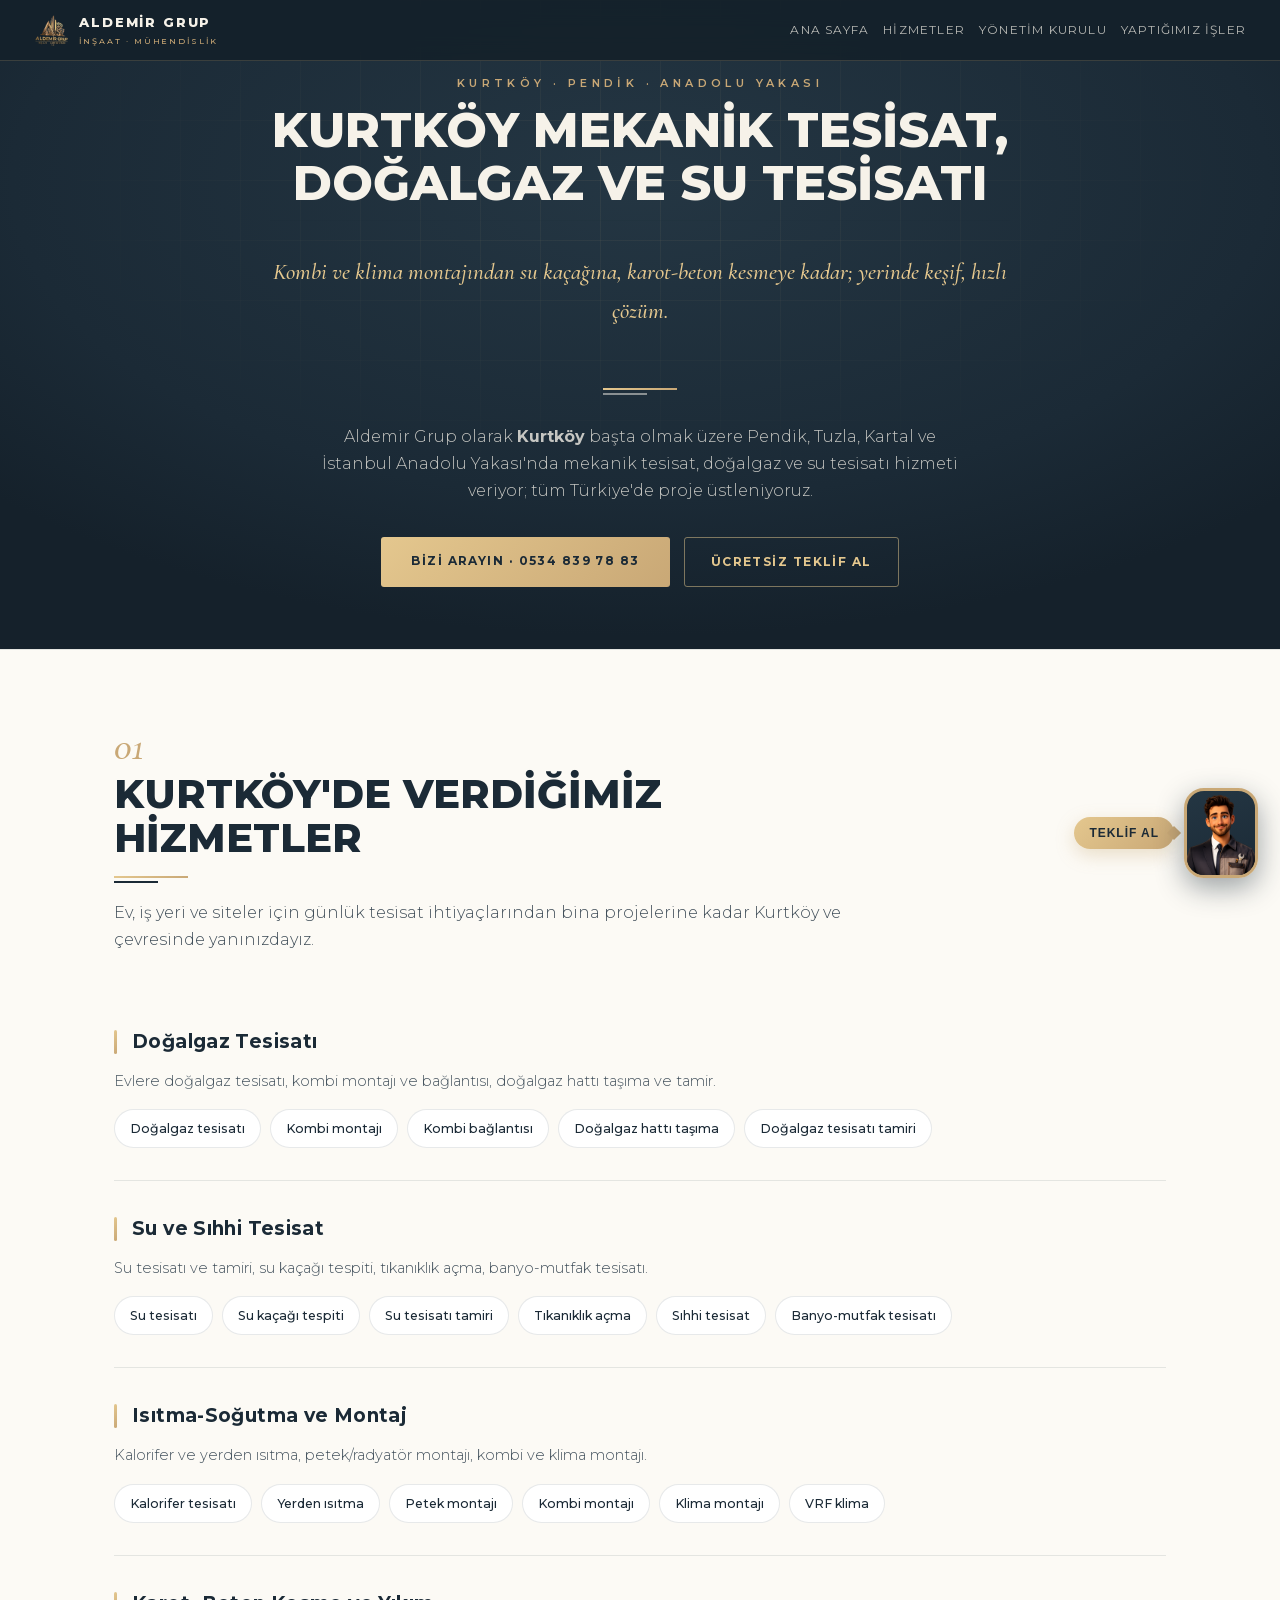
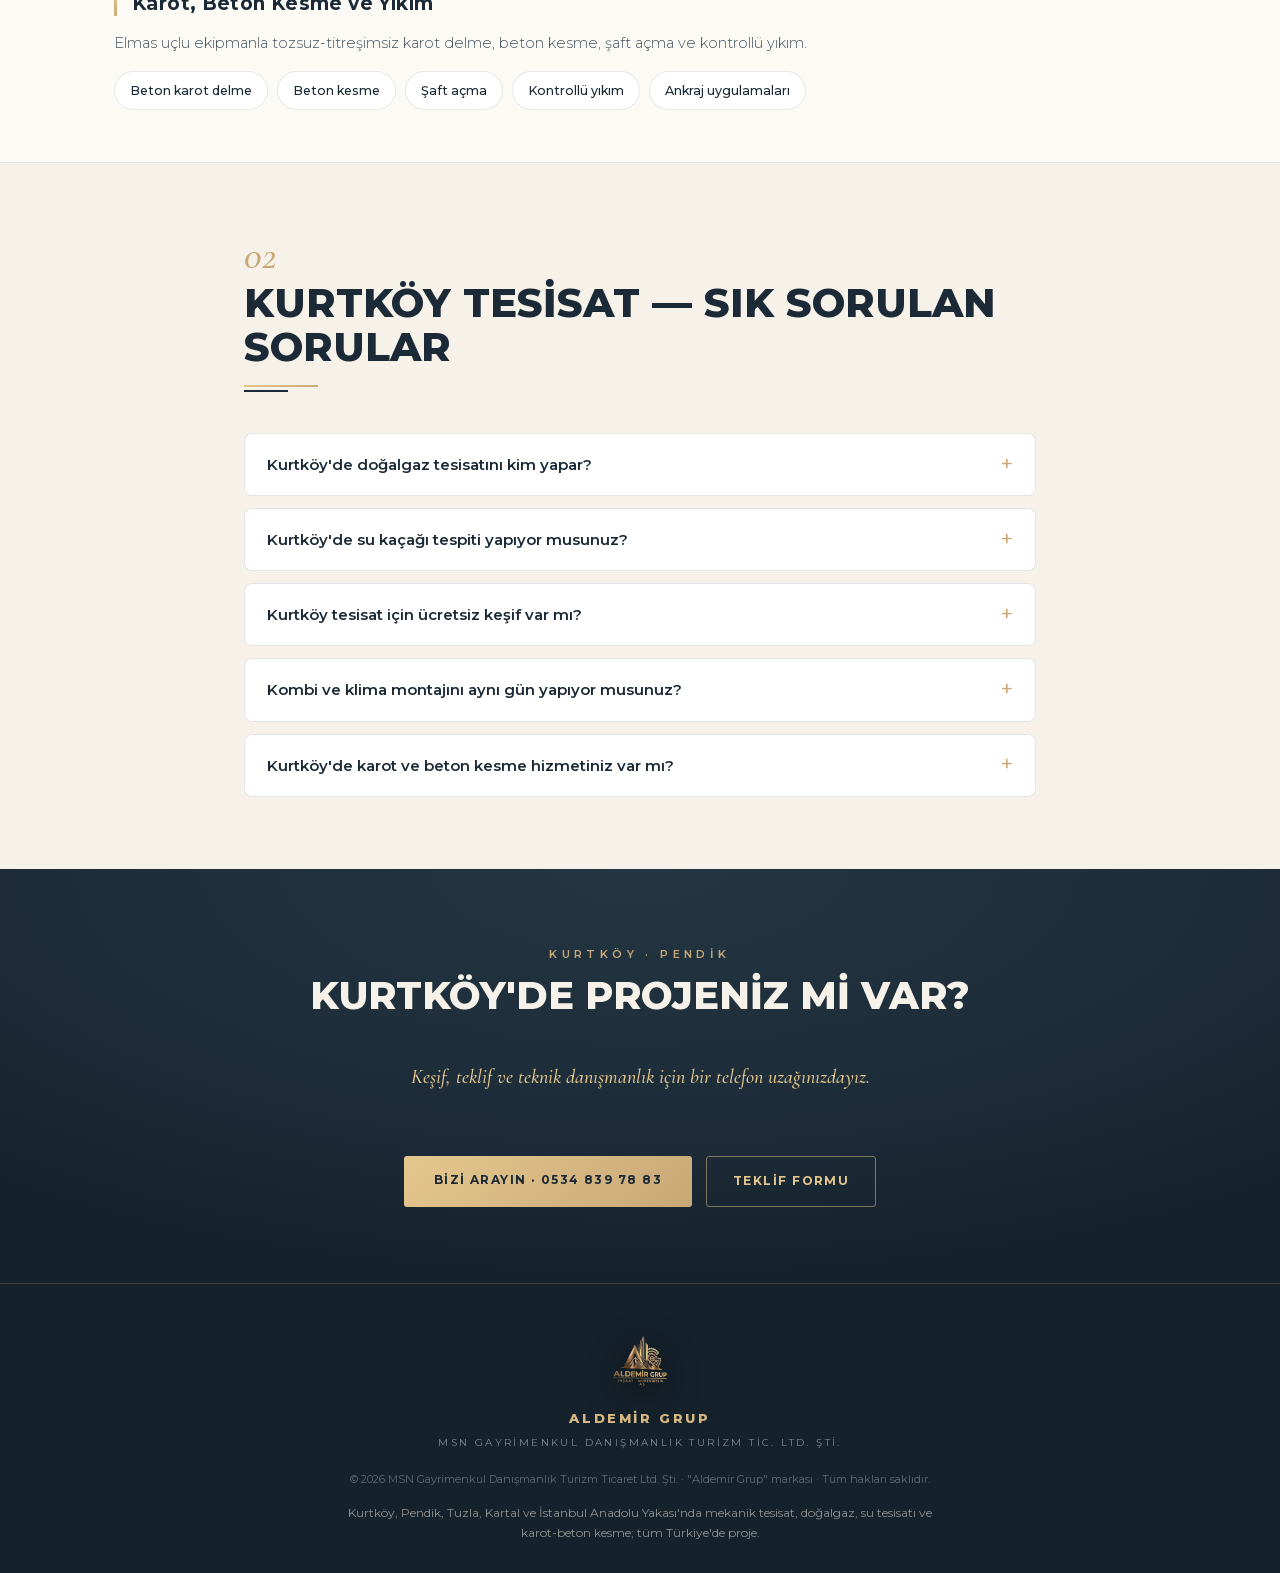
<file: kurtkoy-tesisat.html>
<!DOCTYPE html>
<html lang="tr">
<head>
<meta charset="UTF-8">
<meta name="viewport" content="width=device-width, initial-scale=1.0">
<title>Kurtköy Mekanik Tesisat, Doğalgaz &amp; Su Tesisatı | Aldemir Grup</title>
<meta name="description" content="Kurtköy'de mekanik tesisat, doğalgaz, su tesisatı, kombi ve klima montajı, su kaçağı tespiti, karot-beton kesme. Pendik ve Anadolu Yakası'nda ücretsiz keşif — Aldemir Grup, 0534 839 78 83.">
<meta name="theme-color" content="#15212B">
<link rel="canonical" href="https://aldemirglobal.com/kurtkoy-tesisat.html">
<meta property="og:type" content="website">
<meta property="og:url" content="https://aldemirglobal.com/kurtkoy-tesisat.html">
<meta property="og:locale" content="tr_TR">
<meta property="og:title" content="Kurtköy Mekanik Tesisat, Doğalgaz & Su Tesisatı | Aldemir Grup">
<meta property="og:description" content="Kurtköy ve Pendik'te doğalgaz, su tesisatı, kombi/klima montajı, karot-beton kesme. Ücretsiz keşif.">
<meta property="og:image" content="https://aldemirglobal.com/assets/og-image.png">
<link rel="icon" href="/favicon.ico" sizes="any">
<link rel="icon" type="image/png" href="/assets/favicon-48.png" sizes="48x48">
<link rel="apple-touch-icon" href="/assets/apple-touch-icon.png">
<script type="application/ld+json">
{"@context":"https://schema.org","@type":"GeneralContractor","name":"Aldemir Grup","legalName":"MSN Gayrimenkul Danışmanlık Turizm Ticaret Limited Şirketi","url":"https://aldemirglobal.com/kurtkoy-tesisat.html","image":"https://aldemirglobal.com/assets/og-image.png","telephone":"+90 534 839 78 83","email":"info@aldemirglobal.com","address":{"@type":"PostalAddress","streetAddress":"Harmandere Mah. Ankara Cad. E Blok No:453E İç Kapı No:1","addressLocality":"Pendik","addressRegion":"İstanbul","addressCountry":"TR"},"areaServed":[{"@type":"Place","name":"Kurtköy"},{"@type":"Place","name":"Pendik"},{"@type":"Place","name":"Tuzla"},{"@type":"Place","name":"Kartal"},{"@type":"Place","name":"İstanbul Anadolu Yakası"}],"knowsAbout":["Kurtköy mekanik tesisat","Kurtköy doğalgaz tesisatı","Kurtköy su tesisatı","Kombi montajı","Klima montajı","Beton karot delme","Beton kesme"]}
</script>
<script type="application/ld+json">
{"@context":"https://schema.org","@type":"FAQPage","mainEntity":[{"@type":"Question","name":"Kurtköy'de doğalgaz tesisatını kim yapar?","acceptedAnswer":{"@type":"Answer","text":"Kurtköy ve Pendik'te doğalgaz iç tesisatı, kombi bağlantısı ve hat taşıma işlerini mühendislik ekibimizle yürütüyoruz. Keşif için 0534 839 78 83'ü arayın."}},{"@type":"Question","name":"Kurtköy'de su kaçağı tespiti yapıyor musunuz?","acceptedAnswer":{"@type":"Answer","text":"Evet. Termal kamera, akustik dinleme ve basınç testiyle yapıyı kırmadan kaçağı buluyor, ardından onarımı üstleniyoruz."}},{"@type":"Question","name":"Kurtköy tesisat için ücretsiz keşif var mı?","acceptedAnswer":{"@type":"Answer","text":"Kurtköy, Pendik ve Anadolu Yakası'nda keşif ve metrajı ücretsiz yapıyor, projenize özel yazılı teklif veriyoruz."}},{"@type":"Question","name":"Kombi ve klima montajını aynı gün yapıyor musunuz?","acceptedAnswer":{"@type":"Answer","text":"Standart konutlarda kombi montajı ve doğalgaz bağlantısı çoğunlukla aynı gün tamamlanır; kesin süreyi keşifte bildiririz."}},{"@type":"Question","name":"Kurtköy'de karot ve beton kesme hizmetiniz var mı?","acceptedAnswer":{"@type":"Answer","text":"Evet. Elmas uçlu ekipmanla tozsuz-titreşimsiz karot delme, beton kesme, şaft açma ve kontrollü yıkım yapıyoruz."}}]}
</script>
<style>
/* Self-host fontlar — Google Fonts CDN kaldırıldı (KVKK: yurt dışı aktarım yok) */
@font-face{font-family:'Montserrat';font-style:normal;font-weight:300;font-display:swap;src:url('/assets/fonts/montserrat-300-latin.woff2') format('woff2');unicode-range:U+0000-00FF,U+0131,U+0152-0153,U+02BB-02BC,U+02C6,U+02DA,U+02DC,U+0304,U+0308,U+0329,U+2000-206F,U+2074,U+20AC,U+2122,U+2191,U+2193,U+2212,U+2215,U+FEFF,U+FFFD;}
@font-face{font-family:'Montserrat';font-style:normal;font-weight:300;font-display:swap;src:url('/assets/fonts/montserrat-300-latin-ext.woff2') format('woff2');unicode-range:U+0100-02BA,U+02BD-02C5,U+02C7-02CC,U+02CE-02D7,U+02DD-02FF,U+0304,U+0308,U+0329,U+1D00-1DBF,U+1E00-1E9F,U+1EF2-1EFF,U+2020,U+20A0-20AB,U+20AD-20C0,U+2113,U+2C60-2C7F,U+A720-A7FF;}
@font-face{font-family:'Montserrat';font-style:normal;font-weight:400;font-display:swap;src:url('/assets/fonts/montserrat-400-latin.woff2') format('woff2');unicode-range:U+0000-00FF,U+0131,U+0152-0153,U+02BB-02BC,U+02C6,U+02DA,U+02DC,U+0304,U+0308,U+0329,U+2000-206F,U+2074,U+20AC,U+2122,U+2191,U+2193,U+2212,U+2215,U+FEFF,U+FFFD;}
@font-face{font-family:'Montserrat';font-style:normal;font-weight:400;font-display:swap;src:url('/assets/fonts/montserrat-400-latin-ext.woff2') format('woff2');unicode-range:U+0100-02BA,U+02BD-02C5,U+02C7-02CC,U+02CE-02D7,U+02DD-02FF,U+0304,U+0308,U+0329,U+1D00-1DBF,U+1E00-1E9F,U+1EF2-1EFF,U+2020,U+20A0-20AB,U+20AD-20C0,U+2113,U+2C60-2C7F,U+A720-A7FF;}
@font-face{font-family:'Montserrat';font-style:normal;font-weight:500;font-display:swap;src:url('/assets/fonts/montserrat-500-latin.woff2') format('woff2');unicode-range:U+0000-00FF,U+0131,U+0152-0153,U+02BB-02BC,U+02C6,U+02DA,U+02DC,U+0304,U+0308,U+0329,U+2000-206F,U+2074,U+20AC,U+2122,U+2191,U+2193,U+2212,U+2215,U+FEFF,U+FFFD;}
@font-face{font-family:'Montserrat';font-style:normal;font-weight:500;font-display:swap;src:url('/assets/fonts/montserrat-500-latin-ext.woff2') format('woff2');unicode-range:U+0100-02BA,U+02BD-02C5,U+02C7-02CC,U+02CE-02D7,U+02DD-02FF,U+0304,U+0308,U+0329,U+1D00-1DBF,U+1E00-1E9F,U+1EF2-1EFF,U+2020,U+20A0-20AB,U+20AD-20C0,U+2113,U+2C60-2C7F,U+A720-A7FF;}
@font-face{font-family:'Montserrat';font-style:normal;font-weight:600;font-display:swap;src:url('/assets/fonts/montserrat-600-latin.woff2') format('woff2');unicode-range:U+0000-00FF,U+0131,U+0152-0153,U+02BB-02BC,U+02C6,U+02DA,U+02DC,U+0304,U+0308,U+0329,U+2000-206F,U+2074,U+20AC,U+2122,U+2191,U+2193,U+2212,U+2215,U+FEFF,U+FFFD;}
@font-face{font-family:'Montserrat';font-style:normal;font-weight:600;font-display:swap;src:url('/assets/fonts/montserrat-600-latin-ext.woff2') format('woff2');unicode-range:U+0100-02BA,U+02BD-02C5,U+02C7-02CC,U+02CE-02D7,U+02DD-02FF,U+0304,U+0308,U+0329,U+1D00-1DBF,U+1E00-1E9F,U+1EF2-1EFF,U+2020,U+20A0-20AB,U+20AD-20C0,U+2113,U+2C60-2C7F,U+A720-A7FF;}
@font-face{font-family:'Montserrat';font-style:normal;font-weight:700;font-display:swap;src:url('/assets/fonts/montserrat-700-latin.woff2') format('woff2');unicode-range:U+0000-00FF,U+0131,U+0152-0153,U+02BB-02BC,U+02C6,U+02DA,U+02DC,U+0304,U+0308,U+0329,U+2000-206F,U+2074,U+20AC,U+2122,U+2191,U+2193,U+2212,U+2215,U+FEFF,U+FFFD;}
@font-face{font-family:'Montserrat';font-style:normal;font-weight:700;font-display:swap;src:url('/assets/fonts/montserrat-700-latin-ext.woff2') format('woff2');unicode-range:U+0100-02BA,U+02BD-02C5,U+02C7-02CC,U+02CE-02D7,U+02DD-02FF,U+0304,U+0308,U+0329,U+1D00-1DBF,U+1E00-1E9F,U+1EF2-1EFF,U+2020,U+20A0-20AB,U+20AD-20C0,U+2113,U+2C60-2C7F,U+A720-A7FF;}
@font-face{font-family:'Montserrat';font-style:normal;font-weight:800;font-display:swap;src:url('/assets/fonts/montserrat-800-latin.woff2') format('woff2');unicode-range:U+0000-00FF,U+0131,U+0152-0153,U+02BB-02BC,U+02C6,U+02DA,U+02DC,U+0304,U+0308,U+0329,U+2000-206F,U+2074,U+20AC,U+2122,U+2191,U+2193,U+2212,U+2215,U+FEFF,U+FFFD;}
@font-face{font-family:'Montserrat';font-style:normal;font-weight:800;font-display:swap;src:url('/assets/fonts/montserrat-800-latin-ext.woff2') format('woff2');unicode-range:U+0100-02BA,U+02BD-02C5,U+02C7-02CC,U+02CE-02D7,U+02DD-02FF,U+0304,U+0308,U+0329,U+1D00-1DBF,U+1E00-1E9F,U+1EF2-1EFF,U+2020,U+20A0-20AB,U+20AD-20C0,U+2113,U+2C60-2C7F,U+A720-A7FF;}
@font-face{font-family:'Cormorant';font-style:normal;font-weight:500;font-display:swap;src:url('/assets/fonts/cormorant-500-latin.woff2') format('woff2');unicode-range:U+0000-00FF,U+0131,U+0152-0153,U+02BB-02BC,U+02C6,U+02DA,U+02DC,U+0304,U+0308,U+0329,U+2000-206F,U+2074,U+20AC,U+2122,U+2191,U+2193,U+2212,U+2215,U+FEFF,U+FFFD;}
@font-face{font-family:'Cormorant';font-style:normal;font-weight:500;font-display:swap;src:url('/assets/fonts/cormorant-500-latin-ext.woff2') format('woff2');unicode-range:U+0100-02BA,U+02BD-02C5,U+02C7-02CC,U+02CE-02D7,U+02DD-02FF,U+0304,U+0308,U+0329,U+1D00-1DBF,U+1E00-1E9F,U+1EF2-1EFF,U+2020,U+20A0-20AB,U+20AD-20C0,U+2113,U+2C60-2C7F,U+A720-A7FF;}
@font-face{font-family:'Cormorant';font-style:italic;font-weight:500;font-display:swap;src:url('/assets/fonts/cormorant-500i-latin.woff2') format('woff2');unicode-range:U+0000-00FF,U+0131,U+0152-0153,U+02BB-02BC,U+02C6,U+02DA,U+02DC,U+0304,U+0308,U+0329,U+2000-206F,U+2074,U+20AC,U+2122,U+2191,U+2193,U+2212,U+2215,U+FEFF,U+FFFD;}
@font-face{font-family:'Cormorant';font-style:italic;font-weight:500;font-display:swap;src:url('/assets/fonts/cormorant-500i-latin-ext.woff2') format('woff2');unicode-range:U+0100-02BA,U+02BD-02C5,U+02C7-02CC,U+02CE-02D7,U+02DD-02FF,U+0304,U+0308,U+0329,U+1D00-1DBF,U+1E00-1E9F,U+1EF2-1EFF,U+2020,U+20A0-20AB,U+20AD-20C0,U+2113,U+2C60-2C7F,U+A720-A7FF;}

:root{--paper:#F6F2E9;--white:#FCFAF5;--navy:#1B2A36;--navy2:#23323D;--antrasit:#15212B;--ink:#15212B;--gold:#C9A876;--gold-lt:#E4C78E;--bronz:#6E5436;--line:rgba(27,42,54,.10);--line-d:rgba(228,199,142,.18);--gold-grad:linear-gradient(135deg,#E4C78E 0%,#C9A876 100%)}
html{scroll-padding-top:66px}
*{margin:0;padding:0;box-sizing:border-box}
html{scroll-behavior:smooth}
body{font-family:'Montserrat',sans-serif;background:var(--paper);color:var(--ink);-webkit-font-smoothing:antialiased;line-height:1.68}
::selection{background:var(--gold);color:var(--navy)}
a{color:inherit;text-decoration:none}
.wrap{max-width:1120px;margin:0 auto;padding:0 34px}
.gold-text{background:var(--gold-grad);-webkit-background-clip:text;background-clip:text;-webkit-text-fill-color:transparent}
.eyebrow{font-size:11px;letter-spacing:.4em;text-transform:uppercase;color:var(--bronz);font-weight:600}
.stripe{width:74px;height:8px;position:relative;margin:16px 0}
.stripe::before{content:'';position:absolute;top:0;left:0;width:74px;height:2px;background:var(--gold-grad)}
.stripe::after{content:'';position:absolute;top:5px;left:0;width:44px;height:2px;background:var(--navy)}
.stripe.on-dark::after{background:rgba(246,242,233,.5)}
.stripe.center{margin-left:auto;margin-right:auto}
nav{position:fixed;top:0;left:0;width:100%;z-index:1000;display:flex;align-items:center;justify-content:space-between;padding:12px 34px;background:rgba(21,33,43,.94);backdrop-filter:blur(12px);border-bottom:1px solid var(--line-d)}
nav .brand{display:flex;align-items:center;gap:10px;font-weight:800;letter-spacing:.14em;font-size:13px;color:var(--paper)}
nav .brand img{height:32px}
nav .brand small{display:block;font-weight:500;font-size:8px;letter-spacing:.24em;color:var(--gold);margin-top:1px}
nav .r{display:flex;gap:14px;align-items:center}
nav a.home{font-size:12px;letter-spacing:.1em;text-transform:uppercase;color:var(--paper);opacity:.72}
nav a.home:hover{opacity:1;color:var(--gold-lt)}
.btn{font-size:12px;letter-spacing:.12em;text-transform:uppercase;font-weight:700;padding:11px 22px;border-radius:3px;cursor:pointer;transition:.25s;display:inline-block}
.btn-gold{background:var(--gold-grad);color:var(--navy)}
.btn-gold:hover{filter:brightness(1.06);transform:translateY(-2px)}
.hero{background:radial-gradient(ellipse 70% 70% at 50% 28%,#243643,#1B2A36 70%,#15212B);color:var(--paper);padding:74px 24px 62px;text-align:center;position:relative;overflow:hidden}
.hero::before{content:'';position:absolute;inset:0;background-image:linear-gradient(var(--line-d) 1px,transparent 1px),linear-gradient(90deg,var(--line-d) 1px,transparent 1px);background-size:60px 60px;-webkit-mask-image:radial-gradient(ellipse 60% 60% at 50% 28%,#000,transparent 78%);mask-image:radial-gradient(ellipse 60% 60% at 50% 28%,#000,transparent 78%);opacity:.4}
.hero-in{position:relative;z-index:2;max-width:740px;margin:0 auto}
.hero h1{font-weight:800;font-size:clamp(28px,4.4vw,48px);text-transform:uppercase;line-height:1.1;margin:12px 0 0}
.hero .sub{font-family:'Cormorant';font-style:italic;font-size:clamp(17px,2.4vw,23px);color:var(--gold-lt);margin-top:10px}
.hero p.desc{font-size:15px;color:rgba(246,242,233,.76);font-weight:300;margin:22px auto 30px;max-width:620px}
.hero .btn-gold{padding:14px 30px}
/* SECTORS */
#sektorler{padding:78px 0 40px}
.sec-head{text-align:center;max-width:680px;margin:0 auto 44px}
.sec-head h2{font-weight:800;font-size:clamp(24px,3.4vw,38px);text-transform:uppercase;color:var(--navy);line-height:1.12;margin-top:8px}
.sec-head p{font-size:15.5px;color:#46545f;font-weight:300;margin-top:14px}
.scards{display:grid;grid-template-columns:repeat(auto-fit,minmax(250px,1fr));gap:22px}
.scard{background:var(--white);border:1px solid var(--line);border-radius:6px;padding:30px 28px;transition:.35s;position:relative;overflow:hidden}
.scard::before{content:'';position:absolute;top:0;left:0;width:100%;height:3px;background:var(--gold-grad);transform:scaleX(0);transform-origin:left;transition:.4s}
.scard:hover{transform:translateY(-6px);box-shadow:0 20px 44px rgba(27,42,54,.13);border-color:transparent}
.scard:hover::before{transform:scaleX(1)}
.scard .sic{width:46px;height:46px;color:var(--bronz);margin-bottom:18px}
.scard h3{font-weight:700;font-size:18px;color:var(--navy);letter-spacing:.03em;margin-bottom:10px}
.scard p{font-size:13.5px;color:#4a5a66;font-weight:300}
/* JUMP */
.jump{position:sticky;top:56px;z-index:40;background:rgba(246,242,233,.96);backdrop-filter:blur(8px);border-top:1px solid var(--line);border-bottom:1px solid var(--line);padding:12px 0;overflow-x:auto;white-space:nowrap;scrollbar-width:none}
.jump::-webkit-scrollbar{display:none}
.jump .wrap{display:flex;gap:8px}
.jump a{flex:0 0 auto;font-size:11.5px;color:var(--bronz);border:1px solid var(--line);padding:7px 14px;border-radius:20px;transition:.2s;font-weight:500}
.jump a:hover{background:var(--navy);color:var(--paper);border-color:var(--navy)}
/* BRANCH */
.branch{padding:76px 0 20px}
.branch.alt{background:var(--white);border-top:1px solid var(--line);border-bottom:1px solid var(--line)}
.branch-head{max-width:780px;margin-bottom:40px}
.branch-head .snum{font-family:'Cormorant';font-style:italic;font-size:40px;color:var(--gold);line-height:1}
.branch-head h2{font-weight:800;font-size:clamp(24px,3.6vw,40px);text-transform:uppercase;color:var(--navy);line-height:1.1;margin:6px 0 0}
.branch-head p.big{font-size:16px;color:#3f4d58;font-weight:300;margin-top:16px}
.sub{padding:32px 0;border-top:1px solid var(--line)}
.sub:first-of-type{border-top:none}
.sub h3{font-weight:700;font-size:19px;color:var(--navy);letter-spacing:.02em;position:relative;padding-left:18px}
.sub h3::before{content:'';position:absolute;left:0;top:4px;bottom:4px;width:3px;background:var(--gold-grad);border-radius:2px}
.sub .intro{font-size:14.5px;color:#46545f;font-weight:300;margin:11px 0 16px;max-width:800px}
.chips{display:flex;flex-wrap:wrap;gap:9px}
.chip{font-size:12.5px;color:var(--navy);background:var(--paper);border:1px solid var(--line);padding:8px 15px;border-radius:22px;transition:.2s;font-weight:500}
.branch.alt .chip{background:#fff}
.chip:hover{background:var(--gold-grad);border-color:transparent;color:var(--navy);transform:translateY(-2px)}
.cta{background:radial-gradient(ellipse 80% 100% at 50% 0%,#243643,#1B2A36 70%,#15212B);color:var(--paper);text-align:center;padding:76px 24px}
.cta h2{font-weight:800;font-size:clamp(24px,3.4vw,38px);text-transform:uppercase;line-height:1.12}
.cta .sub{font-family:'Cormorant';font-style:italic;font-size:20px;color:var(--gold-lt);margin:10px 0 30px}
.cta-btns{display:flex;gap:14px;justify-content:center;flex-wrap:wrap}
.btn-ghost{background:transparent;border:1.5px solid rgba(228,199,142,.5);color:var(--gold-lt);font-size:12px;letter-spacing:.12em;text-transform:uppercase;font-weight:700;padding:14px 26px;border-radius:3px;transition:.25s}
.btn-ghost:hover{background:rgba(228,199,142,.12)}
footer{background:var(--antrasit);color:var(--paper);text-align:center;padding:50px 16px 30px;border-top:1px solid var(--line-d)}
footer img{height:52px;margin-bottom:14px;filter:drop-shadow(0 6px 16px rgba(0,0,0,.5))}
footer .fn{font-weight:800;letter-spacing:.2em;font-size:13px}
footer .fs{font-size:10px;letter-spacing:.24em;text-transform:uppercase;color:#7d8b94;margin-top:5px}
footer .legal{font-size:11px;color:#5e6c75;margin-top:18px}
footer .root-mark{margin-top:16px;font-family:'Cormorant';font-style:italic;font-size:11.5px;color:rgba(201,168,118,.3);letter-spacing:.18em;transition:.6s}
footer .root-mark:hover{color:rgba(201,168,118,.68)}
.reveal{opacity:0;transform:translateY(22px);transition:.7s cubic-bezier(.2,.7,.2,1)}
.reveal.in{opacity:1;transform:none}
@media(max-width:820px){.wrap{padding:0 20px}.branch{padding:54px 0 10px}#sektorler{padding:52px 0 20px}}
@media(prefers-reduced-motion:reduce){*{animation:none!important;transition:none!important}.reveal{opacity:1;transform:none}}

/* --- ortak nav: aktif + mobil hamburger dropdown --- */
nav a.home.active{opacity:1;color:var(--gold-lt)}
.menu-btn{display:none;background:none;border:none;color:var(--paper);font-size:26px;line-height:1;cursor:pointer;padding:10px 12px;margin:-6px -8px;position:relative;z-index:60;-webkit-tap-highlight-color:rgba(201,168,118,.25)}
@media(max-width:860px){
  
  nav .brand small{display:none}
  nav ul,nav .r{display:none;position:absolute;top:100%;left:0;width:100%;flex-direction:column;gap:0;align-items:stretch;background:#1B2A36;border-top:1px solid var(--gold);padding:6px 0;box-shadow:0 22px 44px rgba(0,0,0,.4)}
  nav.open ul,nav.open .r{display:flex}
  nav ul li{width:100%}
  nav ul a,nav .r a{display:block;width:100%;padding:14px 24px;opacity:.92;font-size:13px;text-align:left;border-bottom:1px solid rgba(228,199,142,.08)}
  .menu-btn{display:block}
}

/* --- SSS (FAQ) --- */
.faq{background:var(--paper);color:var(--ink);padding:72px 0}
.faq .wrap{max-width:860px}
.faq-list{margin-top:28px;display:flex;flex-direction:column;gap:12px}
.faq-item{border:1px solid rgba(27,42,54,.12);border-radius:8px;background:#fff;overflow:hidden}
.faq-item summary{cursor:pointer;list-style:none;padding:18px 22px;font-weight:600;font-size:15px;color:var(--navy);display:flex;justify-content:space-between;align-items:center;gap:16px}
.faq-item summary::-webkit-details-marker{display:none}
.faq-item summary::after{content:'+';color:var(--gold);font-size:22px;font-weight:400;line-height:1;transition:.25s}
.faq-item[open] summary::after{transform:rotate(45deg)}
.faq-item p{padding:0 22px 20px;color:var(--bronz);font-size:14px;line-height:1.7;max-width:none}
footer .area-note{max-width:640px;margin:14px auto 0;font-size:12px;line-height:1.7;color:rgba(246,242,233,.55);padding:0 20px}
</style>
</head>
<body>
<nav aria-label="Ana menü">
  <a href="index.html" class="brand"><img src="/assets/logo.png" alt="Aldemir Grup"><span>ALDEMİR GRUP<small>İNŞAAT · MÜHENDİSLİK</small></span></a>
  <div class="r">
    <a href="index.html" class="home">Ana Sayfa</a>
    <a href="hizmetler.html" class="home">Hizmetler</a>
    <a href="yonetim-kurulu.html" class="home">Yönetim Kurulu</a>
    <a href="referanslar.html" class="home">Yaptığımız İşler</a>
  </div>
  <button class="menu-btn" aria-label="Menü" aria-expanded="false">☰</button>
</nav>

<header class="hero">
  <div class="hero-in">
    <p class="eyebrow reveal" style="color:var(--gold)">Kurtköy · Pendik · Anadolu Yakası</p>
    <h1 class="reveal">Kurtköy Mekanik Tesisat, Doğalgaz ve Su Tesisatı</h1>
    <p class="sub reveal">Kombi ve klima montajından su kaçağına, karot-beton kesmeye kadar; yerinde keşif, hızlı çözüm.</p>
    <div class="stripe center on-dark" style="margin:26px auto 28px"></div>
    <p class="reveal" style="max-width:640px;margin:0 auto;color:rgba(246,242,233,.78);font-weight:300">Aldemir Grup olarak <strong>Kurtköy</strong> başta olmak üzere Pendik, Tuzla, Kartal ve İstanbul Anadolu Yakası'nda mekanik tesisat, doğalgaz ve su tesisatı hizmeti veriyor; tüm Türkiye'de proje üstleniyoruz.</p>
    <div class="cta-btns" style="margin-top:32px">
      <a href="tel:+905348397883" class="btn btn-gold" style="padding:14px 30px">Bizi Arayın · 0534 839 78 83</a>
      <a href="teklif-formu.html" class="btn-ghost">Ücretsiz Teklif Al</a>
    </div>
  </div>
</header>

<section class="branch alt">
  <div class="wrap">
    <div class="branch-head reveal"><div class="snum">01</div><h2>Kurtköy'de Verdiğimiz Hizmetler</h2><div class="stripe"></div>
    <p class="big">Ev, iş yeri ve siteler için günlük tesisat ihtiyaçlarından bina projelerine kadar Kurtköy ve çevresinde yanınızdayız.</p></div>
    <article class="sub"><h3>Doğalgaz Tesisatı</h3><p class="intro">Evlere doğalgaz tesisatı, kombi montajı ve bağlantısı, doğalgaz hattı taşıma ve tamir.</p><div class="chips"><span class="chip">Doğalgaz tesisatı</span><span class="chip">Kombi montajı</span><span class="chip">Kombi bağlantısı</span><span class="chip">Doğalgaz hattı taşıma</span><span class="chip">Doğalgaz tesisatı tamiri</span></div></article>
    <article class="sub"><h3>Su ve Sıhhi Tesisat</h3><p class="intro">Su tesisatı ve tamiri, su kaçağı tespiti, tıkanıklık açma, banyo-mutfak tesisatı.</p><div class="chips"><span class="chip">Su tesisatı</span><span class="chip">Su kaçağı tespiti</span><span class="chip">Su tesisatı tamiri</span><span class="chip">Tıkanıklık açma</span><span class="chip">Sıhhi tesisat</span><span class="chip">Banyo-mutfak tesisatı</span></div></article>
    <article class="sub"><h3>Isıtma-Soğutma ve Montaj</h3><p class="intro">Kalorifer ve yerden ısıtma, petek/radyatör montajı, kombi ve klima montajı.</p><div class="chips"><span class="chip">Kalorifer tesisatı</span><span class="chip">Yerden ısıtma</span><span class="chip">Petek montajı</span><span class="chip">Kombi montajı</span><span class="chip">Klima montajı</span><span class="chip">VRF klima</span></div></article>
    <article class="sub"><h3>Karot, Beton Kesme ve Yıkım</h3><p class="intro">Elmas uçlu ekipmanla tozsuz-titreşimsiz karot delme, beton kesme, şaft açma ve kontrollü yıkım.</p><div class="chips"><span class="chip">Beton karot delme</span><span class="chip">Beton kesme</span><span class="chip">Şaft açma</span><span class="chip">Kontrollü yıkım</span><span class="chip">Ankraj uygulamaları</span></div></article>
  </div>
</section>

<section class="faq" id="sss">
  <div class="wrap">
    <div class="branch-head reveal"><div class="snum">02</div><h2>Kurtköy Tesisat — Sık Sorulan Sorular</h2><div class="stripe"></div></div>
    <div class="faq-list">
      <details class="faq-item reveal"><summary>Kurtköy'de doğalgaz tesisatını kim yapar?</summary><p>Kurtköy ve Pendik'te doğalgaz iç tesisatı, kombi bağlantısı ve hat taşıma işlerini mühendislik ekibimizle yürütüyoruz. Keşif için 0534 839 78 83'ü arayın.</p></details>
      <details class="faq-item reveal"><summary>Kurtköy'de su kaçağı tespiti yapıyor musunuz?</summary><p>Evet. Termal kamera, akustik dinleme ve basınç testiyle yapıyı kırmadan kaçağı buluyor, ardından onarımı üstleniyoruz.</p></details>
      <details class="faq-item reveal"><summary>Kurtköy tesisat için ücretsiz keşif var mı?</summary><p>Kurtköy, Pendik ve Anadolu Yakası'nda keşif ve metrajı ücretsiz yapıyor, projenize özel yazılı teklif veriyoruz.</p></details>
      <details class="faq-item reveal"><summary>Kombi ve klima montajını aynı gün yapıyor musunuz?</summary><p>Standart konutlarda kombi montajı ve doğalgaz bağlantısı çoğunlukla aynı gün tamamlanır; kesin süreyi keşifte bildiririz.</p></details>
      <details class="faq-item reveal"><summary>Kurtköy'de karot ve beton kesme hizmetiniz var mı?</summary><p>Evet. Elmas uçlu ekipmanla tozsuz-titreşimsiz karot delme, beton kesme, şaft açma ve kontrollü yıkım yapıyoruz.</p></details>
    </div>
  </div>
</section>

<section class="cta" id="teklif">
  <p class="eyebrow" style="color:var(--gold)">Kurtköy · Pendik</p>
  <h2 style="margin-top:12px">Kurtköy'de projeniz mi var?</h2>
  <p class="sub">Keşif, teklif ve teknik danışmanlık için bir telefon uzağınızdayız.</p>
  <div class="cta-btns">
    <a href="tel:+905348397883" class="btn btn-gold" style="padding:14px 30px">Bizi Arayın · 0534 839 78 83</a>
    <a href="teklif-formu.html" class="btn-ghost">Teklif Formu</a>
  </div>
</section>

<footer>
  <img src="/assets/logo.png" alt="Aldemir Grup">
  <div class="fn gold-text">ALDEMİR GRUP</div>
  <div class="fs">MSN Gayrimenkul Danışmanlık Turizm Tic. Ltd. Şti.</div>
  <p class="legal">© <span id="yr"></span> MSN Gayrimenkul Danışmanlık Turizm Ticaret Ltd. Şti. · "Aldemir Grup" markası · Tüm hakları saklıdır.</p>
  <p class="area-note">Kurtköy, Pendik, Tuzla, Kartal ve İstanbul Anadolu Yakası'nda mekanik tesisat, doğalgaz, su tesisatı ve karot-beton kesme; tüm Türkiye'de proje.</p>
</footer>

<script>document.getElementById('yr').textContent=new Date().getFullYear();
document.querySelectorAll('.reveal').forEach(function(e){e.classList.add('in')});</script>
<!-- ═══ ALDEMİR GRUP · SABİT TEKLİF AL / DESTEK WIDGET ═══
     Tüm sayfalara 

</body> öncesine. Buton görseli: assets/mascot-fab.png · panel avatarı: assets/mascot-face.png -->
<div id="ag-fab-wrap">
  <div id="ag-panel" role="dialog" aria-label="Teklif ve Destek">
    <div class="ag-head">
      <img class="ag-ava" src="/assets/mascot-face.png" alt="Aldemir Grup">
      <div><div class="ag-name">Aldemir Grup</div><div class="ag-status"><span class="ag-dot"></span>Genelde hızlı döneriz</div></div>
      <button class="ag-x" onclick="agToggle(false)" aria-label="Kapat">×</button>
    </div>
    <div class="ag-body">
      <div class="ag-bubble">Merhaba! Teklif almak ya da bilgi almak için buradayız. Size nasıl yardımcı olalım?</div>
      <a class="ag-act gold" href="tel:+905348397883"><svg viewBox="0 0 24 24" fill="none" stroke="currentColor" stroke-width="1.8"><path d="M22 16.9v3a2 2 0 0 1-2.2 2 19.8 19.8 0 0 1-8.6-3.1 19.5 19.5 0 0 1-6-6A19.8 19.8 0 0 1 2.1 4.2 2 2 0 0 1 4.1 2h3a2 2 0 0 1 2 1.7c.1 1 .4 1.9.7 2.8a2 2 0 0 1-.5 2.1L8.1 9.9a16 16 0 0 0 6 6l1.3-1.3a2 2 0 0 1 2.1-.4c.9.3 1.8.6 2.8.7a2 2 0 0 1 1.7 2z"/></svg>Bizi Arayın · 0534 839 78 83</a>
      <a class="ag-act" href="mailto:info@aldemirglobal.com"><svg viewBox="0 0 24 24" fill="none" stroke="currentColor" stroke-width="1.8"><path d="M4 4h16v16H4zM4 6l8 6 8-6"/></svg>E-posta Gönder</a>
      <a class="ag-act" href="teklif-formu.html"><svg viewBox="0 0 24 24" fill="none" stroke="currentColor" stroke-width="1.8"><path d="M14 2H6a2 2 0 0 0-2 2v16a2 2 0 0 0 2 2h12a2 2 0 0 0 2-2V8zM14 2v6h6M9 13h6M9 17h4"/></svg>Teklif Formu Doldur</a>
    </div>
  </div>
  <button id="ag-fab" onclick="agToggle()" aria-label="Teklif Al">
    <span class="ag-ring"></span>
    <img src="/assets/mascot-fab.png" alt="Teklif Al">
    <span class="ag-cta">Teklif Al</span>
  </button>
</div>
<style>
#ag-fab-wrap{position:fixed;right:22px;bottom:22px;z-index:9999;font-family:'Montserrat',system-ui,sans-serif}
#ag-fab{position:relative;display:flex;align-items:center;background:none;border:none;cursor:pointer;padding:0}
#ag-fab img{width:74px;height:90px;border-radius:20px;object-fit:cover;object-position:center top;border:3px solid #C9A876;background:linear-gradient(160deg,#243643,#1B2A36);box-shadow:0 10px 28px rgba(27,42,54,.42);transition:.25s;position:relative;z-index:2}
#ag-fab:hover img{transform:translateY(-3px) scale(1.04)}
.ag-ring{position:absolute;left:0;top:0;width:74px;height:90px;border-radius:20px;box-shadow:0 0 0 0 rgba(201,168,118,.55);animation:agpulse 2.1s infinite}
@keyframes agpulse{0%{box-shadow:0 0 0 0 rgba(201,168,118,.5)}70%{box-shadow:0 0 0 15px rgba(201,168,118,0)}100%{box-shadow:0 0 0 0 rgba(201,168,118,0)}}
.ag-cta{position:absolute;right:84px;top:50%;transform:translateY(-50%);white-space:nowrap;background:linear-gradient(135deg,#E4C78E,#C9A876);color:#1B2A36;font-size:12px;font-weight:800;letter-spacing:.08em;text-transform:uppercase;padding:9px 15px;border-radius:24px;box-shadow:0 6px 18px rgba(201,168,118,.35);pointer-events:none}
.ag-cta::after{content:'';position:absolute;right:-5px;top:50%;transform:translateY(-50%) rotate(45deg);width:10px;height:10px;background:#C9A876}
@media(max-width:520px){.ag-cta{display:none}#ag-fab img,.ag-ring{width:64px;height:78px}}
#ag-panel{position:absolute;right:0;bottom:104px;width:320px;max-width:calc(100vw - 44px);background:#FCFAF5;border:1px solid rgba(27,42,54,.12);border-radius:16px;box-shadow:0 24px 60px rgba(27,42,54,.28);overflow:hidden;transform:translateY(14px) scale(.96);opacity:0;pointer-events:none;transition:.28s cubic-bezier(.2,.8,.2,1)}
#ag-panel.open{transform:none;opacity:1;pointer-events:auto}
.ag-head{display:flex;align-items:center;gap:11px;padding:16px;background:radial-gradient(ellipse 120% 120% at 20% 0%,#243643,#1B2A36);color:#F6F2E9;position:relative}
.ag-head::after{content:'';position:absolute;left:0;bottom:0;width:100%;height:3px;background:linear-gradient(135deg,#E4C78E,#C9A876)}
.ag-ava{width:46px;height:46px;border-radius:50%;object-fit:cover;object-position:center top;border:2px solid #C9A876;background:#1B2A36}
.ag-name{font-weight:800;font-size:14px;letter-spacing:.06em}
.ag-status{font-size:10.5px;color:rgba(246,242,233,.7);display:flex;align-items:center;gap:6px;margin-top:2px}
.ag-dot{width:7px;height:7px;border-radius:50%;background:#C9A876;box-shadow:0 0 6px rgba(201,168,118,.75)}
.ag-x{margin-left:auto;background:none;border:none;color:rgba(246,242,233,.6);font-size:22px;line-height:1;cursor:pointer}
.ag-x:hover{color:#F6F2E9}
.ag-body{padding:16px}
.ag-bubble{background:#F6F2E9;border:1px solid rgba(27,42,54,.08);border-radius:12px;border-top-left-radius:3px;padding:12px 14px;font-size:13px;color:#3f4d58;line-height:1.5;margin-bottom:14px}
.ag-act{display:flex;align-items:center;gap:10px;padding:12px 14px;border-radius:10px;font-size:13px;font-weight:600;color:#1B2A36;background:#F6F2E9;border:1px solid rgba(27,42,54,.1);margin-bottom:9px;transition:.2s;text-decoration:none}
.ag-act svg{width:17px;height:17px;color:#6E5436}
.ag-act:hover{transform:translateX(3px);border-color:#C9A876}
.ag-act.gold{background:linear-gradient(135deg,#E4C78E,#C9A876);border:none;color:#1B2A36}
.ag-act.gold svg{color:#1B2A36}
</style>
<script>
function agToggle(force){var p=document.getElementById('ag-panel');var o=(force===undefined)?!p.classList.contains('open'):force;p.classList.toggle('open',o);}
document.addEventListener('click',function(e){var w=document.getElementById('ag-fab-wrap');if(w&&!w.contains(e.target))document.getElementById('ag-panel').classList.remove('open');});
</script>
<!-- ═══ WIDGET SONU ═══ -->
<script>(function(){var n=document.querySelector('nav');if(!n)return;var b=n.querySelector('.menu-btn');if(!b)return;
b.addEventListener('click',function(e){e.stopPropagation();var o=n.classList.toggle('open');b.setAttribute('aria-expanded',o?'true':'false');});
n.querySelectorAll('a').forEach(function(a){a.addEventListener('click',function(){n.classList.remove('open');b.setAttribute('aria-expanded','false');});});
document.addEventListener('click',function(e){if(!n.contains(e.target)){n.classList.remove('open');b.setAttribute('aria-expanded','false');}});
})();</script>
</body>
</html>
</file>
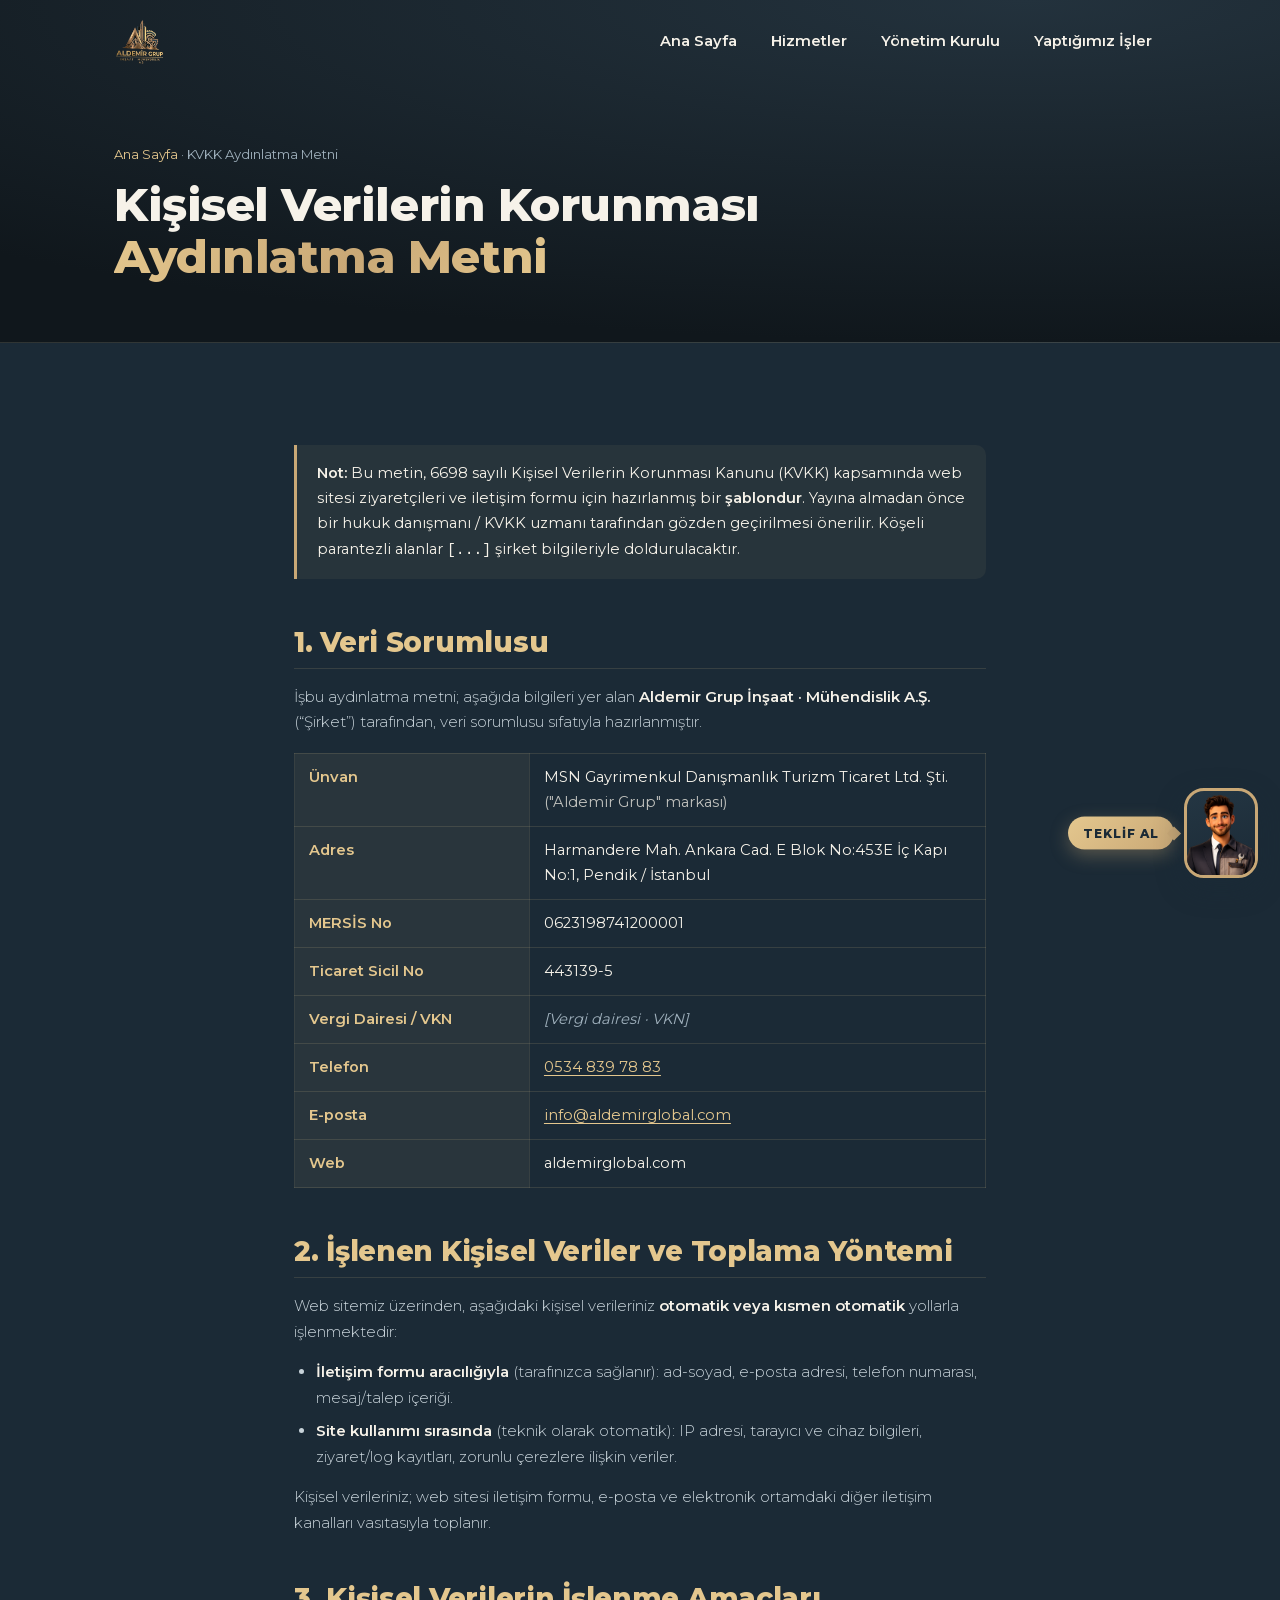
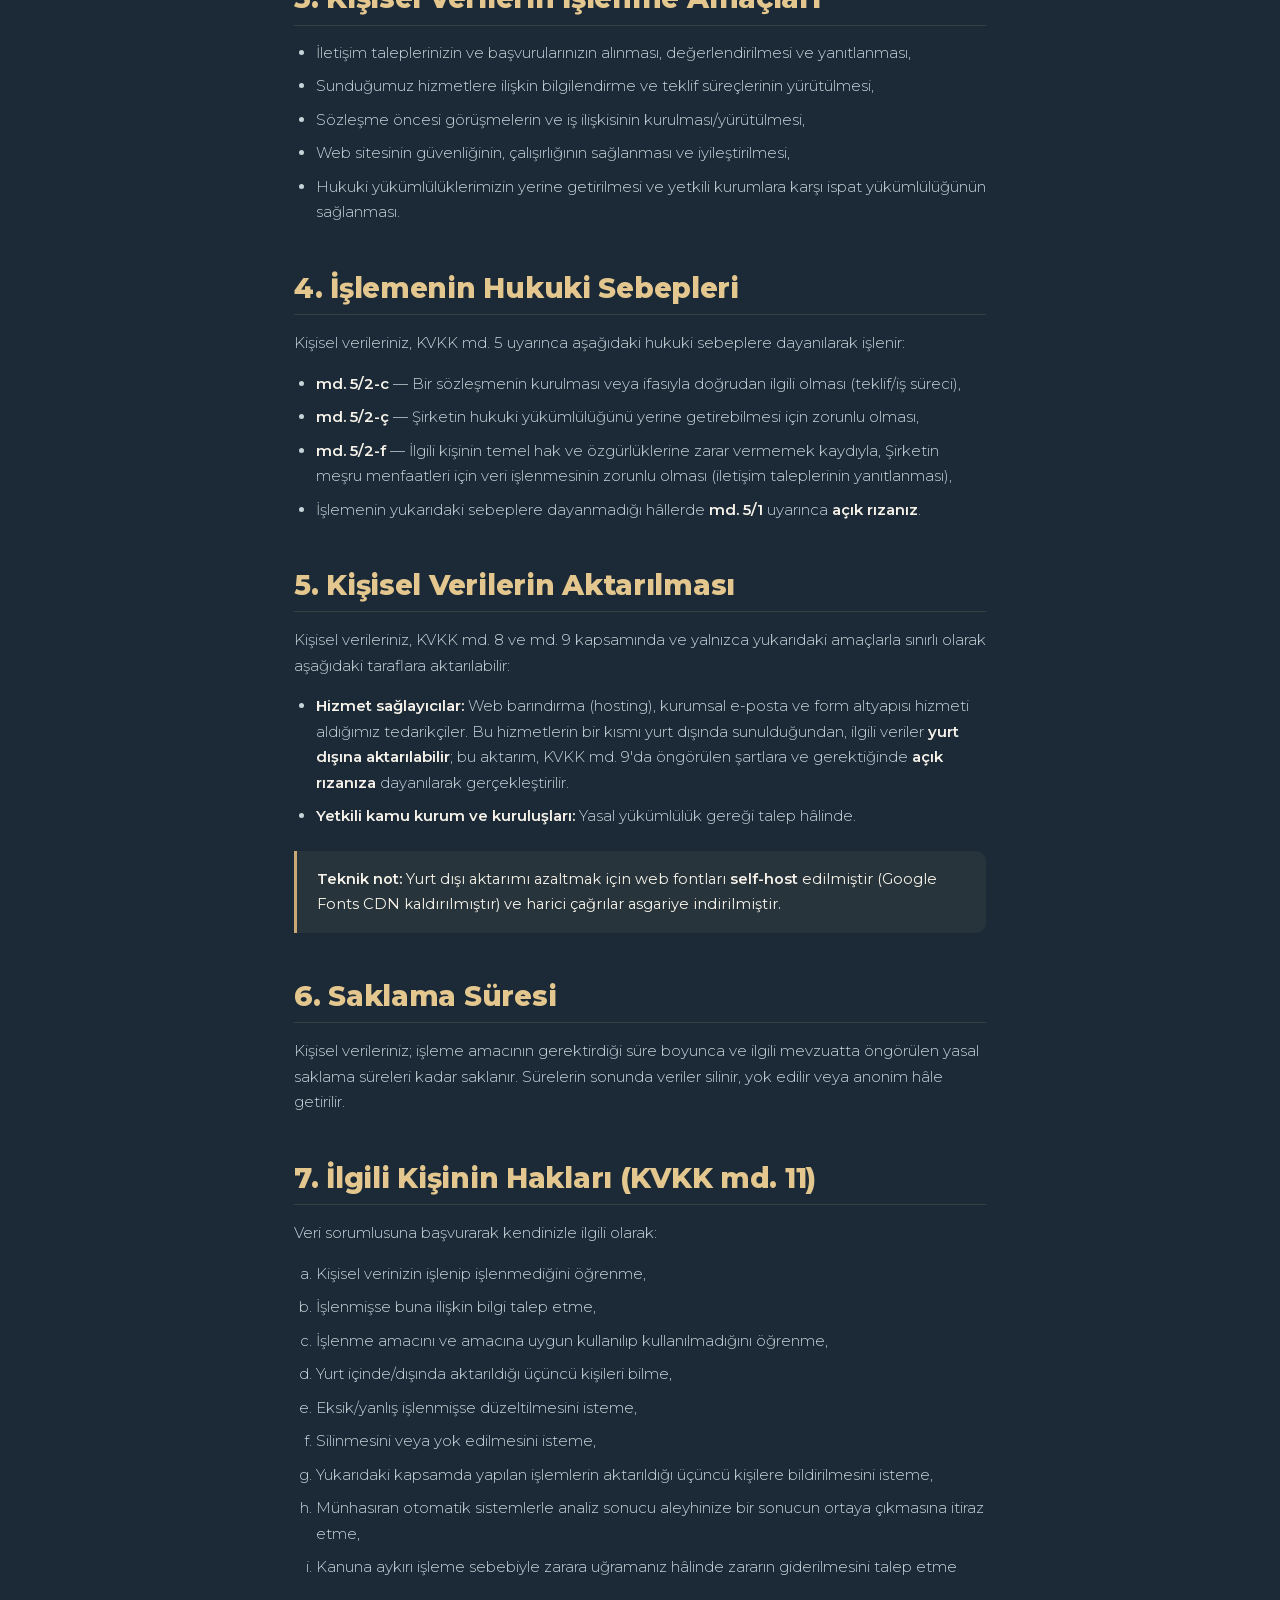
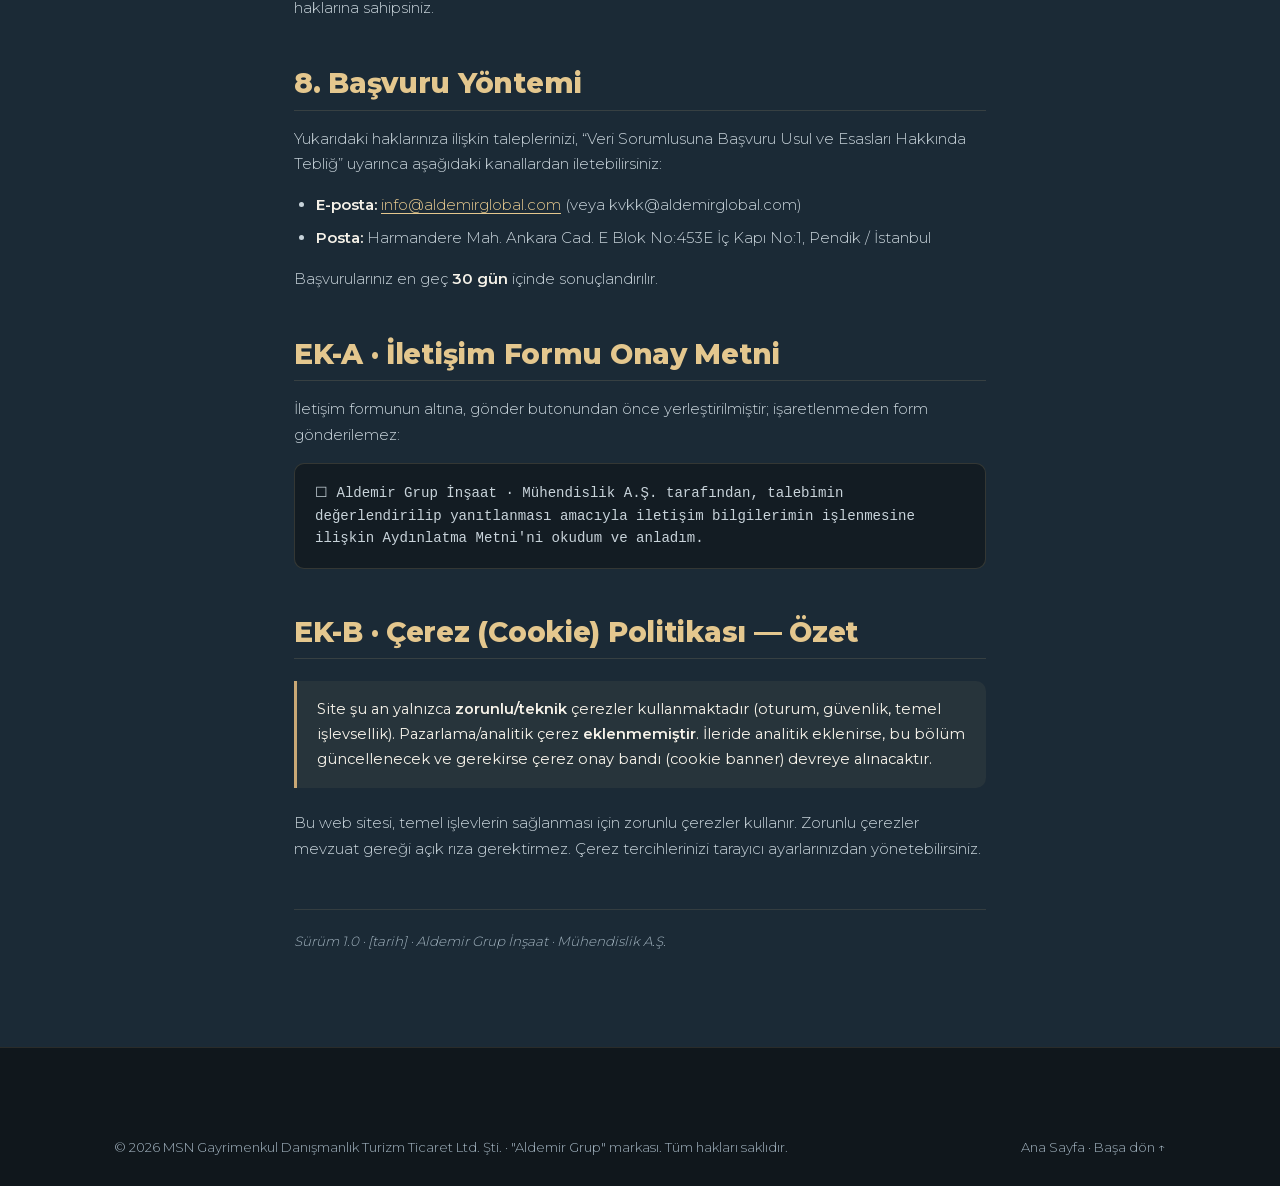
<file: kvkk.html>
<!DOCTYPE html>
<html lang="tr">
<head>
<meta charset="UTF-8">
<meta name="viewport" content="width=device-width, initial-scale=1">
<meta name="theme-color" content="#1B2A36">
<title>KVKK Aydınlatma Metni — Aldemir Grup İnşaat · Mühendislik A.Ş.</title>
<meta name="description" content="Aldemir Grup İnşaat · Mühendislik A.Ş. — 6698 sayılı KVKK kapsamında web sitesi ziyaretçileri ve iletişim formu aydınlatma metni.">
<meta name="robots" content="index,follow">
<link rel="canonical" href="https://aldemirglobal.com/kvkk.html">
<meta property="og:type" content="article">
<meta property="og:title" content="KVKK Aydınlatma Metni — Aldemir Grup">
<meta property="og:description" content="6698 sayılı KVKK kapsamında aydınlatma metni.">
<meta property="og:url" content="https://aldemirglobal.com/kvkk.html">
<meta property="og:image" content="https://aldemirglobal.com/assets/og-image.png">
<link rel="icon" href="/favicon.ico" sizes="any">
<link rel="icon" type="image/png" href="/assets/favicon-48.png" sizes="48x48">
<link rel="apple-touch-icon" href="/assets/apple-touch-icon.png">
<link rel="preload" href="/assets/fonts/montserrat-400-latin-ext.woff2" as="font" type="font/woff2" crossorigin>
<link rel="stylesheet" href="/assets/style.css">
</head>
<body>
<a class="skip-link" href="#main">İçeriğe atla</a>

<header class="site-header scrolled" id="header">
  <div class="wrap nav">
    <a class="brand" href="/" aria-label="Aldemir Grup ana sayfa">
      <img src="/assets/logo.png" alt="Aldemir Grup İnşaat · Mühendislik A.Ş. logosu">
    </a>
    <nav aria-label="Ana menü">
      <ul class="nav-links" id="navLinks">
        <li><a href="index.html">Ana Sayfa</a></li>
        <li><a href="hizmetler.html">Hizmetler</a></li>
        <li><a href="yonetim-kurulu.html">Yönetim Kurulu</a></li>
        <li><a href="referanslar.html">Yaptığımız İşler</a></li>
      </ul>
    </nav>
    <button class="nav-toggle" id="navToggle" aria-label="Menüyü aç/kapat" aria-expanded="false" aria-controls="navLinks">
      <span></span><span></span><span></span>
    </button>
  </div>
</header>

<main id="main">
<section class="subhead">
  <div class="wrap">
    <p class="crumb"><a href="/">Ana Sayfa</a> · KVKK Aydınlatma Metni</p>
    <h1>Kişisel Verilerin Korunması<br><span class="gold-text">Aydınlatma Metni</span></h1>
  </div>
</section>

<article class="wrap prose">

  <div class="note">
    <strong>Not:</strong> Bu metin, 6698 sayılı Kişisel Verilerin Korunması Kanunu (KVKK) kapsamında
    web sitesi ziyaretçileri ve iletişim formu için hazırlanmış bir <strong>şablondur</strong>. Yayına
    almadan önce bir hukuk danışmanı / KVKK uzmanı tarafından gözden geçirilmesi önerilir. Köşeli
    parantezli alanlar <code>[...]</code> şirket bilgileriyle doldurulacaktır.
  </div>

  <h2>1. Veri Sorumlusu</h2>
  <p>İşbu aydınlatma metni; aşağıda bilgileri yer alan <strong>Aldemir Grup İnşaat · Mühendislik A.Ş.</strong>
    (“Şirket”) tarafından, veri sorumlusu sıfatıyla hazırlanmıştır.</p>
  <table>
    <tbody>
      <tr><th>Ünvan</th><td>MSN Gayrimenkul Danışmanlık Turizm Ticaret Ltd. Şti. <span style="opacity:.75">("Aldemir Grup" markası)</span></td></tr>
      <tr><th>Adres</th><td>Harmandere Mah. Ankara Cad. E Blok No:453E İç Kapı No:1, Pendik / İstanbul</td></tr>
      <tr><th>MERSİS No</th><td>0623198741200001</td></tr>
      <tr><th>Ticaret Sicil No</th><td>443139-5</td></tr>
      <tr><th>Vergi Dairesi / VKN</th><td><span class="ph">[Vergi dairesi · VKN]</span></td></tr>
      <tr><th>Telefon</th><td><a href="tel:+905348397883">0534 839 78 83</a></td></tr>
      <tr><th>E-posta</th><td><a href="mailto:info@aldemirglobal.com">info@aldemirglobal.com</a></td></tr>
      <tr><th>Web</th><td>aldemirglobal.com</td></tr>
    </tbody>
  </table>

  <h2>2. İşlenen Kişisel Veriler ve Toplama Yöntemi</h2>
  <p>Web sitemiz üzerinden, aşağıdaki kişisel verileriniz <strong>otomatik veya kısmen otomatik</strong>
    yollarla işlenmektedir:</p>
  <ul>
    <li><strong>İletişim formu aracılığıyla</strong> (tarafınızca sağlanır): ad-soyad, e-posta adresi,
      telefon numarası, mesaj/talep içeriği.</li>
    <li><strong>Site kullanımı sırasında</strong> (teknik olarak otomatik): IP adresi, tarayıcı ve cihaz
      bilgileri, ziyaret/log kayıtları, zorunlu çerezlere ilişkin veriler.</li>
  </ul>
  <p>Kişisel verileriniz; web sitesi iletişim formu, e-posta ve elektronik ortamdaki diğer iletişim
    kanalları vasıtasıyla toplanır.</p>

  <h2>3. Kişisel Verilerin İşlenme Amaçları</h2>
  <ul>
    <li>İletişim taleplerinizin ve başvurularınızın alınması, değerlendirilmesi ve yanıtlanması,</li>
    <li>Sunduğumuz hizmetlere ilişkin bilgilendirme ve teklif süreçlerinin yürütülmesi,</li>
    <li>Sözleşme öncesi görüşmelerin ve iş ilişkisinin kurulması/yürütülmesi,</li>
    <li>Web sitesinin güvenliğinin, çalışırlığının sağlanması ve iyileştirilmesi,</li>
    <li>Hukuki yükümlülüklerimizin yerine getirilmesi ve yetkili kurumlara karşı ispat yükümlülüğünün sağlanması.</li>
  </ul>

  <h2>4. İşlemenin Hukuki Sebepleri</h2>
  <p>Kişisel verileriniz, KVKK md. 5 uyarınca aşağıdaki hukuki sebeplere dayanılarak işlenir:</p>
  <ul>
    <li><strong>md. 5/2-c</strong> — Bir sözleşmenin kurulması veya ifasıyla doğrudan ilgili olması (teklif/iş süreci),</li>
    <li><strong>md. 5/2-ç</strong> — Şirketin hukuki yükümlülüğünü yerine getirebilmesi için zorunlu olması,</li>
    <li><strong>md. 5/2-f</strong> — İlgili kişinin temel hak ve özgürlüklerine zarar vermemek kaydıyla, Şirketin
      meşru menfaatleri için veri işlenmesinin zorunlu olması (iletişim taleplerinin yanıtlanması),</li>
    <li>İşlemenin yukarıdaki sebeplere dayanmadığı hâllerde <strong>md. 5/1</strong> uyarınca <strong>açık rızanız</strong>.</li>
  </ul>

  <h2>5. Kişisel Verilerin Aktarılması</h2>
  <p>Kişisel verileriniz, KVKK md. 8 ve md. 9 kapsamında ve yalnızca yukarıdaki amaçlarla sınırlı olarak
    aşağıdaki taraflara aktarılabilir:</p>
  <ul>
    <li><strong>Hizmet sağlayıcılar:</strong> Web barındırma (hosting), kurumsal e-posta ve form altyapısı
      hizmeti aldığımız tedarikçiler. Bu hizmetlerin bir kısmı yurt dışında sunulduğundan, ilgili veriler
      <strong>yurt dışına aktarılabilir</strong>; bu aktarım, KVKK md. 9'da öngörülen şartlara ve gerektiğinde
      <strong>açık rızanıza</strong> dayanılarak gerçekleştirilir.</li>
    <li><strong>Yetkili kamu kurum ve kuruluşları:</strong> Yasal yükümlülük gereği talep hâlinde.</li>
  </ul>
  <div class="note"><strong>Teknik not:</strong> Yurt dışı aktarımı azaltmak için web fontları
    <strong>self-host</strong> edilmiştir (Google Fonts CDN kaldırılmıştır) ve harici çağrılar asgariye indirilmiştir.</div>

  <h2>6. Saklama Süresi</h2>
  <p>Kişisel verileriniz; işleme amacının gerektirdiği süre boyunca ve ilgili mevzuatta öngörülen yasal
    saklama süreleri kadar saklanır. Sürelerin sonunda veriler silinir, yok edilir veya anonim hâle getirilir.</p>

  <h2>7. İlgili Kişinin Hakları (KVKK md. 11)</h2>
  <p>Veri sorumlusuna başvurarak kendinizle ilgili olarak:</p>
  <ol type="a">
    <li>Kişisel verinizin işlenip işlenmediğini öğrenme,</li>
    <li>İşlenmişse buna ilişkin bilgi talep etme,</li>
    <li>İşlenme amacını ve amacına uygun kullanılıp kullanılmadığını öğrenme,</li>
    <li>Yurt içinde/dışında aktarıldığı üçüncü kişileri bilme,</li>
    <li>Eksik/yanlış işlenmişse düzeltilmesini isteme,</li>
    <li>Silinmesini veya yok edilmesini isteme,</li>
    <li>Yukarıdaki kapsamda yapılan işlemlerin aktarıldığı üçüncü kişilere bildirilmesini isteme,</li>
    <li>Münhasıran otomatik sistemlerle analiz sonucu aleyhinize bir sonucun ortaya çıkmasına itiraz etme,</li>
    <li>Kanuna aykırı işleme sebebiyle zarara uğramanız hâlinde zararın giderilmesini talep etme</li>
  </ol>
  <p>haklarına sahipsiniz.</p>

  <h2>8. Başvuru Yöntemi</h2>
  <p>Yukarıdaki haklarınıza ilişkin taleplerinizi, “Veri Sorumlusuna Başvuru Usul ve Esasları Hakkında
    Tebliğ” uyarınca aşağıdaki kanallardan iletebilirsiniz:</p>
  <ul>
    <li><strong>E-posta:</strong> <a href="mailto:info@aldemirglobal.com">info@aldemirglobal.com</a>
      <span class="ph">(veya kvkk@aldemirglobal.com)</span></li>
    <li><strong>Posta:</strong> Harmandere Mah. Ankara Cad. E Blok No:453E İç Kapı No:1, Pendik / İstanbul</li>
  </ul>
  <p>Başvurularınız en geç <strong>30 gün</strong> içinde sonuçlandırılır.</p>

  <h2>EK-A · İletişim Formu Onay Metni</h2>
  <p>İletişim formunun altına, gönder butonundan önce yerleştirilmiştir; işaretlenmeden form gönderilemez:</p>
  <span class="codeblock">☐ Aldemir Grup İnşaat · Mühendislik A.Ş. tarafından, talebimin değerlendirilip yanıtlanması amacıyla iletişim bilgilerimin işlenmesine ilişkin Aydınlatma Metni'ni okudum ve anladım.</span>

  <h2>EK-B · Çerez (Cookie) Politikası — Özet</h2>
  <div class="note">Site şu an yalnızca <strong>zorunlu/teknik</strong> çerezler kullanmaktadır (oturum,
    güvenlik, temel işlevsellik). Pazarlama/analitik çerez <strong>eklenmemiştir</strong>. İleride analitik
    eklenirse, bu bölüm güncellenecek ve gerekirse çerez onay bandı (cookie banner) devreye alınacaktır.</div>
  <p>Bu web sitesi, temel işlevlerin sağlanması için zorunlu çerezler kullanır. Zorunlu çerezler mevzuat
    gereği açık rıza gerektirmez. Çerez tercihlerinizi tarayıcı ayarlarınızdan yönetebilirsiniz.</p>

  <p class="meta-foot">Sürüm 1.0 · <span class="ph">[tarih]</span> · Aldemir Grup İnşaat · Mühendislik A.Ş.</p>
</article>
</main>

<footer class="site-footer">
  <div class="wrap">
    <div class="foot-bottom" style="margin-top:0;border-top:0;">
      <span>© <span id="yil">2026</span> MSN Gayrimenkul Danışmanlık Turizm Ticaret Ltd. Şti. · "Aldemir Grup" markası. Tüm hakları saklıdır.</span>
      <span><a href="/">Ana Sayfa</a> · <a href="#main">Başa dön ↑</a></span>
    </div>
  </div>
</footer>

<script src="/assets/app.js" defer></script>
<!-- ═══ ALDEMİR GRUP · SABİT TEKLİF AL / DESTEK WIDGET ═══
     Tüm sayfalara </body> öncesine. Buton görseli: assets/mascot-fab.png · panel avatarı: assets/mascot-face.png -->
<div id="ag-fab-wrap">
  <div id="ag-panel" role="dialog" aria-label="Teklif ve Destek">
    <div class="ag-head">
      <img class="ag-ava" src="/assets/mascot-face.png" alt="Aldemir Grup">
      <div><div class="ag-name">Aldemir Grup</div><div class="ag-status"><span class="ag-dot"></span>Genelde hızlı döneriz</div></div>
      <button class="ag-x" onclick="agToggle(false)" aria-label="Kapat">×</button>
    </div>
    <div class="ag-body">
      <div class="ag-bubble">Merhaba! Teklif almak ya da bilgi almak için buradayız. Size nasıl yardımcı olalım?</div>
      <a class="ag-act gold" href="tel:+905348397883"><svg viewBox="0 0 24 24" fill="none" stroke="currentColor" stroke-width="1.8"><path d="M22 16.9v3a2 2 0 0 1-2.2 2 19.8 19.8 0 0 1-8.6-3.1 19.5 19.5 0 0 1-6-6A19.8 19.8 0 0 1 2.1 4.2 2 2 0 0 1 4.1 2h3a2 2 0 0 1 2 1.7c.1 1 .4 1.9.7 2.8a2 2 0 0 1-.5 2.1L8.1 9.9a16 16 0 0 0 6 6l1.3-1.3a2 2 0 0 1 2.1-.4c.9.3 1.8.6 2.8.7a2 2 0 0 1 1.7 2z"/></svg>Bizi Arayın · 0534 839 78 83</a>
      <a class="ag-act" href="mailto:info@aldemirglobal.com"><svg viewBox="0 0 24 24" fill="none" stroke="currentColor" stroke-width="1.8"><path d="M4 4h16v16H4zM4 6l8 6 8-6"/></svg>E-posta Gönder</a>
      <a class="ag-act" href="teklif-formu.html"><svg viewBox="0 0 24 24" fill="none" stroke="currentColor" stroke-width="1.8"><path d="M14 2H6a2 2 0 0 0-2 2v16a2 2 0 0 0 2 2h12a2 2 0 0 0 2-2V8zM14 2v6h6M9 13h6M9 17h4"/></svg>Teklif Formu Doldur</a>
    </div>
  </div>
  <button id="ag-fab" onclick="agToggle()" aria-label="Teklif Al">
    <span class="ag-ring"></span>
    <img src="/assets/mascot-fab.png" alt="Teklif Al">
    <span class="ag-cta">Teklif Al</span>
  </button>
</div>
<style>
#ag-fab-wrap{position:fixed;right:22px;bottom:22px;z-index:9999;font-family:'Montserrat',system-ui,sans-serif}
#ag-fab{position:relative;display:flex;align-items:center;background:none;border:none;cursor:pointer;padding:0}
#ag-fab img{width:74px;height:90px;border-radius:20px;object-fit:cover;object-position:center top;border:3px solid #C9A876;background:linear-gradient(160deg,#243643,#1B2A36);box-shadow:0 10px 28px rgba(27,42,54,.42);transition:.25s;position:relative;z-index:2}
#ag-fab:hover img{transform:translateY(-3px) scale(1.04)}
.ag-ring{position:absolute;left:0;top:0;width:74px;height:90px;border-radius:20px;box-shadow:0 0 0 0 rgba(201,168,118,.55);animation:agpulse 2.1s infinite}
@keyframes agpulse{0%{box-shadow:0 0 0 0 rgba(201,168,118,.5)}70%{box-shadow:0 0 0 15px rgba(201,168,118,0)}100%{box-shadow:0 0 0 0 rgba(201,168,118,0)}}
.ag-cta{position:absolute;right:84px;top:50%;transform:translateY(-50%);white-space:nowrap;background:linear-gradient(135deg,#E4C78E,#C9A876);color:#1B2A36;font-size:12px;font-weight:800;letter-spacing:.08em;text-transform:uppercase;padding:9px 15px;border-radius:24px;box-shadow:0 6px 18px rgba(201,168,118,.35);pointer-events:none}
.ag-cta::after{content:'';position:absolute;right:-5px;top:50%;transform:translateY(-50%) rotate(45deg);width:10px;height:10px;background:#C9A876}
@media(max-width:520px){.ag-cta{display:none}#ag-fab img,.ag-ring{width:64px;height:78px}}
#ag-panel{position:absolute;right:0;bottom:104px;width:320px;max-width:calc(100vw - 44px);background:#FCFAF5;border:1px solid rgba(27,42,54,.12);border-radius:16px;box-shadow:0 24px 60px rgba(27,42,54,.28);overflow:hidden;transform:translateY(14px) scale(.96);opacity:0;pointer-events:none;transition:.28s cubic-bezier(.2,.8,.2,1)}
#ag-panel.open{transform:none;opacity:1;pointer-events:auto}
.ag-head{display:flex;align-items:center;gap:11px;padding:16px;background:radial-gradient(ellipse 120% 120% at 20% 0%,#243643,#1B2A36);color:#F6F2E9;position:relative}
.ag-head::after{content:'';position:absolute;left:0;bottom:0;width:100%;height:3px;background:linear-gradient(135deg,#E4C78E,#C9A876)}
.ag-ava{width:46px;height:46px;border-radius:50%;object-fit:cover;object-position:center top;border:2px solid #C9A876;background:#1B2A36}
.ag-name{font-weight:800;font-size:14px;letter-spacing:.06em}
.ag-status{font-size:10.5px;color:rgba(246,242,233,.7);display:flex;align-items:center;gap:6px;margin-top:2px}
.ag-dot{width:7px;height:7px;border-radius:50%;background:#C9A876;box-shadow:0 0 6px rgba(201,168,118,.75)}
.ag-x{margin-left:auto;background:none;border:none;color:rgba(246,242,233,.6);font-size:22px;line-height:1;cursor:pointer}
.ag-x:hover{color:#F6F2E9}
.ag-body{padding:16px}
.ag-bubble{background:#F6F2E9;border:1px solid rgba(27,42,54,.08);border-radius:12px;border-top-left-radius:3px;padding:12px 14px;font-size:13px;color:#3f4d58;line-height:1.5;margin-bottom:14px}
.ag-act{display:flex;align-items:center;gap:10px;padding:12px 14px;border-radius:10px;font-size:13px;font-weight:600;color:#1B2A36;background:#F6F2E9;border:1px solid rgba(27,42,54,.1);margin-bottom:9px;transition:.2s;text-decoration:none}
.ag-act svg{width:17px;height:17px;color:#6E5436}
.ag-act:hover{transform:translateX(3px);border-color:#C9A876}
.ag-act.gold{background:linear-gradient(135deg,#E4C78E,#C9A876);border:none;color:#1B2A36}
.ag-act.gold svg{color:#1B2A36}
</style>
<script>
function agToggle(force){var p=document.getElementById('ag-panel');var o=(force===undefined)?!p.classList.contains('open'):force;p.classList.toggle('open',o);}
document.addEventListener('click',function(e){var w=document.getElementById('ag-fab-wrap');if(w&&!w.contains(e.target))document.getElementById('ag-panel').classList.remove('open');});
</script>
<!-- ═══ WIDGET SONU ═══ -->
</body>
</html>
</file>
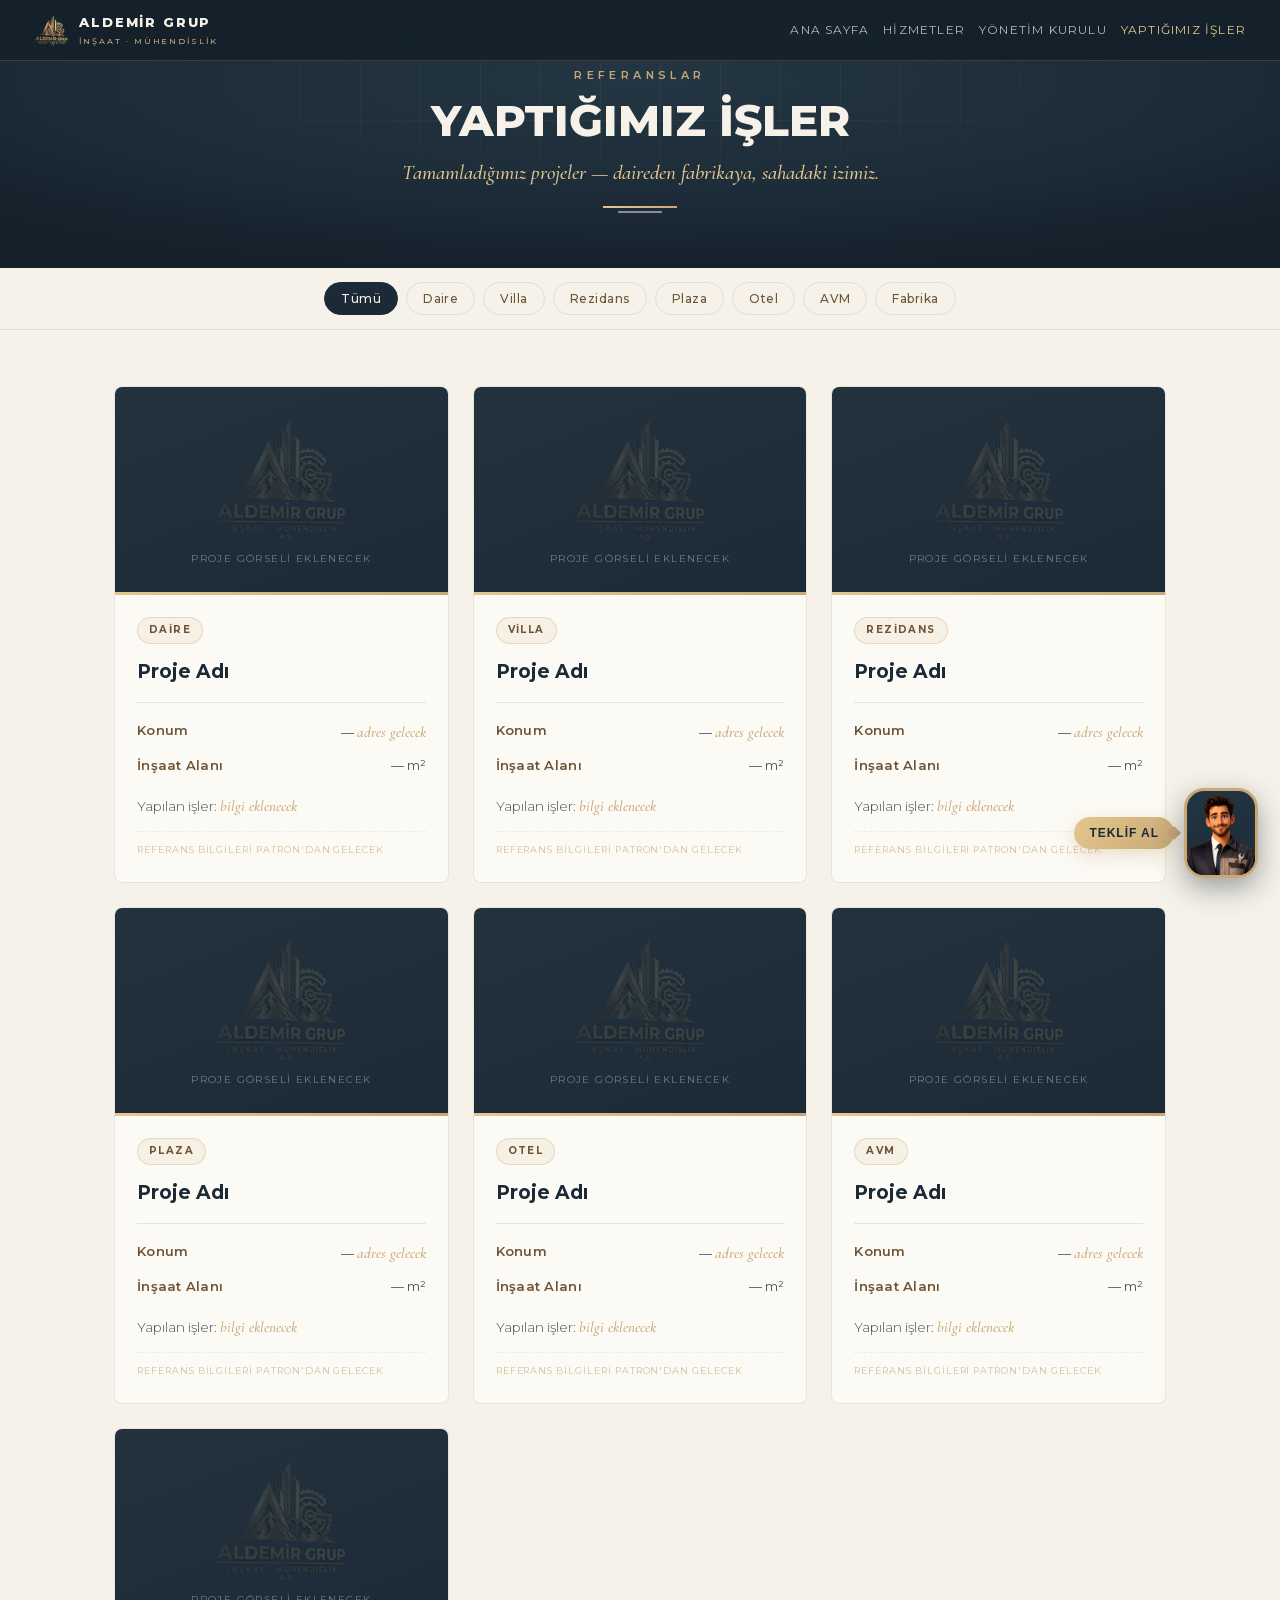
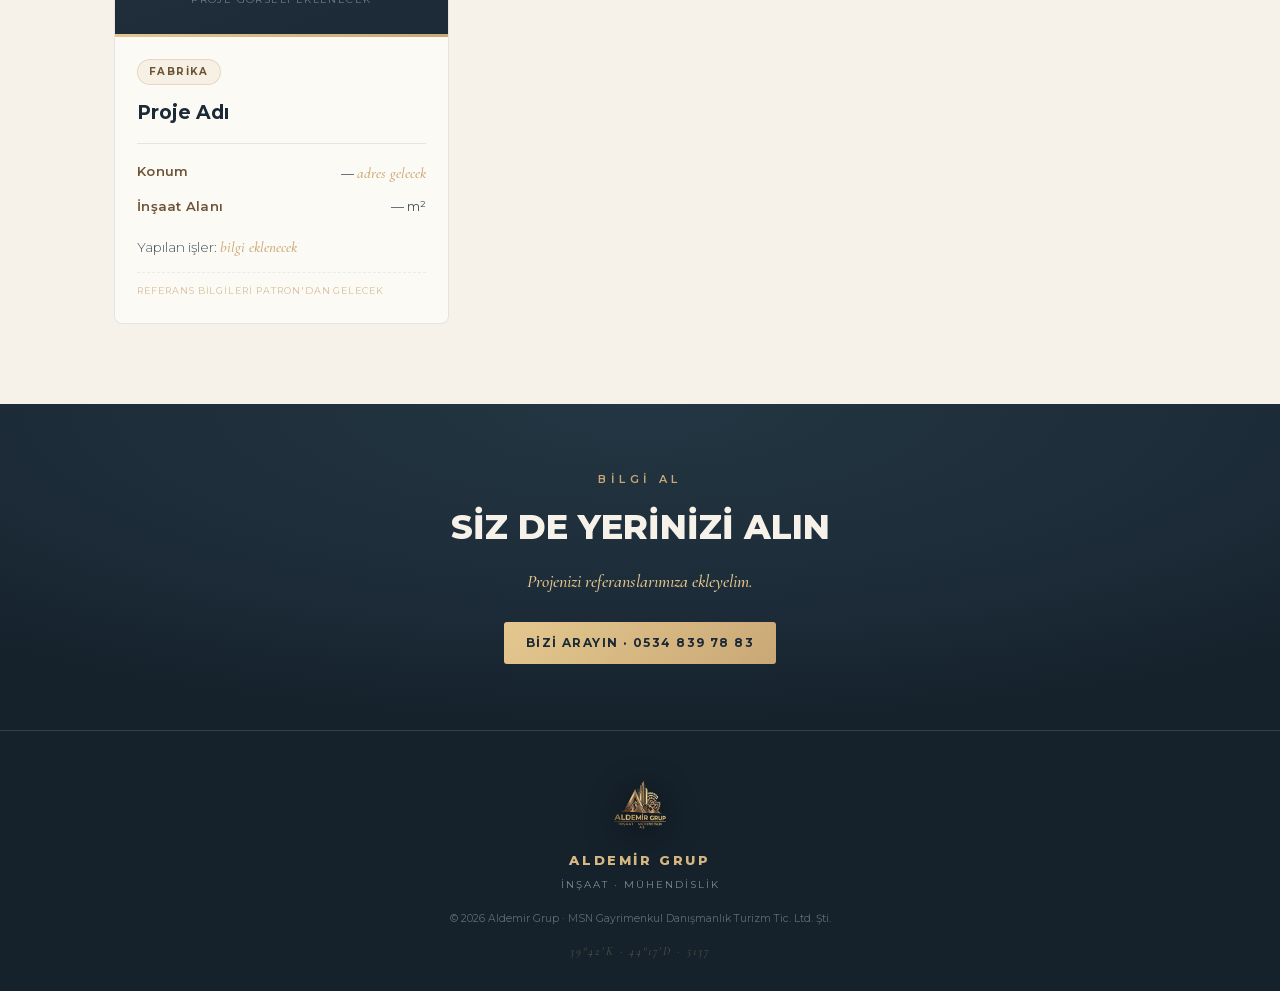
<file: referanslar.html>
<!DOCTYPE html>
<html lang="tr"><head><meta charset="UTF-8"><meta name="viewport" content="width=device-width, initial-scale=1.0">
<title>Yaptığımız İşler · Referanslar | Aldemir Grup</title>
<meta name="description" content="Aldemir Grup referans projeleri — daire, villa, rezidans, plaza, otel, AVM ve fabrika işleri. Kurtköy, Pendik ve tüm Türkiye.">
<link rel="canonical" href="https://aldemirglobal.com/referanslar.html">
<meta name="robots" content="index,follow"><meta name="theme-color" content="#1B2A36">
<style>
/* Self-host fontlar — Google Fonts CDN kaldırıldı (KVKK: yurt dışı aktarım yok) */
@font-face{font-family:'Montserrat';font-style:normal;font-weight:300;font-display:swap;src:url('/assets/fonts/montserrat-300-latin.woff2') format('woff2');unicode-range:U+0000-00FF,U+0131,U+0152-0153,U+02BB-02BC,U+02C6,U+02DA,U+02DC,U+0304,U+0308,U+0329,U+2000-206F,U+2074,U+20AC,U+2122,U+2191,U+2193,U+2212,U+2215,U+FEFF,U+FFFD;}
@font-face{font-family:'Montserrat';font-style:normal;font-weight:300;font-display:swap;src:url('/assets/fonts/montserrat-300-latin-ext.woff2') format('woff2');unicode-range:U+0100-02BA,U+02BD-02C5,U+02C7-02CC,U+02CE-02D7,U+02DD-02FF,U+0304,U+0308,U+0329,U+1D00-1DBF,U+1E00-1E9F,U+1EF2-1EFF,U+2020,U+20A0-20AB,U+20AD-20C0,U+2113,U+2C60-2C7F,U+A720-A7FF;}
@font-face{font-family:'Montserrat';font-style:normal;font-weight:400;font-display:swap;src:url('/assets/fonts/montserrat-400-latin.woff2') format('woff2');unicode-range:U+0000-00FF,U+0131,U+0152-0153,U+02BB-02BC,U+02C6,U+02DA,U+02DC,U+0304,U+0308,U+0329,U+2000-206F,U+2074,U+20AC,U+2122,U+2191,U+2193,U+2212,U+2215,U+FEFF,U+FFFD;}
@font-face{font-family:'Montserrat';font-style:normal;font-weight:400;font-display:swap;src:url('/assets/fonts/montserrat-400-latin-ext.woff2') format('woff2');unicode-range:U+0100-02BA,U+02BD-02C5,U+02C7-02CC,U+02CE-02D7,U+02DD-02FF,U+0304,U+0308,U+0329,U+1D00-1DBF,U+1E00-1E9F,U+1EF2-1EFF,U+2020,U+20A0-20AB,U+20AD-20C0,U+2113,U+2C60-2C7F,U+A720-A7FF;}
@font-face{font-family:'Montserrat';font-style:normal;font-weight:500;font-display:swap;src:url('/assets/fonts/montserrat-500-latin.woff2') format('woff2');unicode-range:U+0000-00FF,U+0131,U+0152-0153,U+02BB-02BC,U+02C6,U+02DA,U+02DC,U+0304,U+0308,U+0329,U+2000-206F,U+2074,U+20AC,U+2122,U+2191,U+2193,U+2212,U+2215,U+FEFF,U+FFFD;}
@font-face{font-family:'Montserrat';font-style:normal;font-weight:500;font-display:swap;src:url('/assets/fonts/montserrat-500-latin-ext.woff2') format('woff2');unicode-range:U+0100-02BA,U+02BD-02C5,U+02C7-02CC,U+02CE-02D7,U+02DD-02FF,U+0304,U+0308,U+0329,U+1D00-1DBF,U+1E00-1E9F,U+1EF2-1EFF,U+2020,U+20A0-20AB,U+20AD-20C0,U+2113,U+2C60-2C7F,U+A720-A7FF;}
@font-face{font-family:'Montserrat';font-style:normal;font-weight:600;font-display:swap;src:url('/assets/fonts/montserrat-600-latin.woff2') format('woff2');unicode-range:U+0000-00FF,U+0131,U+0152-0153,U+02BB-02BC,U+02C6,U+02DA,U+02DC,U+0304,U+0308,U+0329,U+2000-206F,U+2074,U+20AC,U+2122,U+2191,U+2193,U+2212,U+2215,U+FEFF,U+FFFD;}
@font-face{font-family:'Montserrat';font-style:normal;font-weight:600;font-display:swap;src:url('/assets/fonts/montserrat-600-latin-ext.woff2') format('woff2');unicode-range:U+0100-02BA,U+02BD-02C5,U+02C7-02CC,U+02CE-02D7,U+02DD-02FF,U+0304,U+0308,U+0329,U+1D00-1DBF,U+1E00-1E9F,U+1EF2-1EFF,U+2020,U+20A0-20AB,U+20AD-20C0,U+2113,U+2C60-2C7F,U+A720-A7FF;}
@font-face{font-family:'Montserrat';font-style:normal;font-weight:700;font-display:swap;src:url('/assets/fonts/montserrat-700-latin.woff2') format('woff2');unicode-range:U+0000-00FF,U+0131,U+0152-0153,U+02BB-02BC,U+02C6,U+02DA,U+02DC,U+0304,U+0308,U+0329,U+2000-206F,U+2074,U+20AC,U+2122,U+2191,U+2193,U+2212,U+2215,U+FEFF,U+FFFD;}
@font-face{font-family:'Montserrat';font-style:normal;font-weight:700;font-display:swap;src:url('/assets/fonts/montserrat-700-latin-ext.woff2') format('woff2');unicode-range:U+0100-02BA,U+02BD-02C5,U+02C7-02CC,U+02CE-02D7,U+02DD-02FF,U+0304,U+0308,U+0329,U+1D00-1DBF,U+1E00-1E9F,U+1EF2-1EFF,U+2020,U+20A0-20AB,U+20AD-20C0,U+2113,U+2C60-2C7F,U+A720-A7FF;}
@font-face{font-family:'Montserrat';font-style:normal;font-weight:800;font-display:swap;src:url('/assets/fonts/montserrat-800-latin.woff2') format('woff2');unicode-range:U+0000-00FF,U+0131,U+0152-0153,U+02BB-02BC,U+02C6,U+02DA,U+02DC,U+0304,U+0308,U+0329,U+2000-206F,U+2074,U+20AC,U+2122,U+2191,U+2193,U+2212,U+2215,U+FEFF,U+FFFD;}
@font-face{font-family:'Montserrat';font-style:normal;font-weight:800;font-display:swap;src:url('/assets/fonts/montserrat-800-latin-ext.woff2') format('woff2');unicode-range:U+0100-02BA,U+02BD-02C5,U+02C7-02CC,U+02CE-02D7,U+02DD-02FF,U+0304,U+0308,U+0329,U+1D00-1DBF,U+1E00-1E9F,U+1EF2-1EFF,U+2020,U+20A0-20AB,U+20AD-20C0,U+2113,U+2C60-2C7F,U+A720-A7FF;}
@font-face{font-family:'Cormorant';font-style:normal;font-weight:500;font-display:swap;src:url('/assets/fonts/cormorant-500-latin.woff2') format('woff2');unicode-range:U+0000-00FF,U+0131,U+0152-0153,U+02BB-02BC,U+02C6,U+02DA,U+02DC,U+0304,U+0308,U+0329,U+2000-206F,U+2074,U+20AC,U+2122,U+2191,U+2193,U+2212,U+2215,U+FEFF,U+FFFD;}
@font-face{font-family:'Cormorant';font-style:normal;font-weight:500;font-display:swap;src:url('/assets/fonts/cormorant-500-latin-ext.woff2') format('woff2');unicode-range:U+0100-02BA,U+02BD-02C5,U+02C7-02CC,U+02CE-02D7,U+02DD-02FF,U+0304,U+0308,U+0329,U+1D00-1DBF,U+1E00-1E9F,U+1EF2-1EFF,U+2020,U+20A0-20AB,U+20AD-20C0,U+2113,U+2C60-2C7F,U+A720-A7FF;}
@font-face{font-family:'Cormorant';font-style:italic;font-weight:500;font-display:swap;src:url('/assets/fonts/cormorant-500i-latin.woff2') format('woff2');unicode-range:U+0000-00FF,U+0131,U+0152-0153,U+02BB-02BC,U+02C6,U+02DA,U+02DC,U+0304,U+0308,U+0329,U+2000-206F,U+2074,U+20AC,U+2122,U+2191,U+2193,U+2212,U+2215,U+FEFF,U+FFFD;}
@font-face{font-family:'Cormorant';font-style:italic;font-weight:500;font-display:swap;src:url('/assets/fonts/cormorant-500i-latin-ext.woff2') format('woff2');unicode-range:U+0100-02BA,U+02BD-02C5,U+02C7-02CC,U+02CE-02D7,U+02DD-02FF,U+0304,U+0308,U+0329,U+1D00-1DBF,U+1E00-1E9F,U+1EF2-1EFF,U+2020,U+20A0-20AB,U+20AD-20C0,U+2113,U+2C60-2C7F,U+A720-A7FF;}

:root{--paper:#F6F2E9;--white:#FCFAF5;--navy:#1B2A36;--navy2:#23323D;--antrasit:#15212B;--ink:#15212B;--gold:#C9A876;--gold-lt:#E4C78E;--bronz:#6E5436;--line:rgba(27,42,54,.10);--line-d:rgba(228,199,142,.18);--gold-grad:linear-gradient(135deg,#E4C78E 0%,#C9A876 100%)}
html{scroll-padding-top:66px}
*{margin:0;padding:0;box-sizing:border-box}html{scroll-behavior:smooth}
body{font-family:'Montserrat',sans-serif;background:var(--paper);color:var(--ink);-webkit-font-smoothing:antialiased;line-height:1.68}
::selection{background:var(--gold);color:var(--navy)}a{color:inherit;text-decoration:none}
.wrap{max-width:1120px;margin:0 auto;padding:0 34px}
.gold-text{background:var(--gold-grad);-webkit-background-clip:text;background-clip:text;-webkit-text-fill-color:transparent}
.eyebrow{font-size:11px;letter-spacing:.4em;text-transform:uppercase;color:var(--gold);font-weight:600}
.stripe{width:74px;height:8px;position:relative;margin:16px auto 0}
.stripe::before{content:'';position:absolute;top:0;left:0;width:74px;height:2px;background:var(--gold-grad)}
.stripe::after{content:'';position:absolute;top:5px;left:50%;transform:translateX(-50%);width:44px;height:2px;background:rgba(246,242,233,.5)}
nav{position:fixed;top:0;left:0;width:100%;z-index:1000;display:flex;align-items:center;justify-content:space-between;padding:12px 34px;background:rgba(21,33,43,.94);backdrop-filter:blur(12px);border-bottom:1px solid var(--line-d)}
nav .brand{display:flex;align-items:center;gap:10px;font-weight:800;letter-spacing:.14em;font-size:13px;color:var(--paper)}
nav .brand img{height:32px}nav .brand small{display:block;font-weight:500;font-size:8px;letter-spacing:.24em;color:var(--gold);margin-top:1px}
nav .r{display:flex;gap:14px;align-items:center}nav a.home{font-size:12px;letter-spacing:.1em;text-transform:uppercase;color:var(--paper);opacity:.72}
nav a.home:hover{opacity:1;color:var(--gold-lt)}
.btn{font-size:12px;letter-spacing:.12em;text-transform:uppercase;font-weight:700;padding:11px 22px;border-radius:3px;transition:.25s;display:inline-block}
.btn-gold{background:var(--gold-grad);color:var(--navy)}.btn-gold:hover{filter:brightness(1.06);transform:translateY(-2px)}
.hero{background:radial-gradient(ellipse 70% 70% at 50% 30%,#243643,#1B2A36 70%,#15212B);color:var(--paper);padding:66px 24px 54px;text-align:center;position:relative;overflow:hidden}
.hero::before{content:'';position:absolute;inset:0;background-image:linear-gradient(var(--line-d) 1px,transparent 1px),linear-gradient(90deg,var(--line-d) 1px,transparent 1px);background-size:60px 60px;-webkit-mask-image:radial-gradient(ellipse 60% 60% at 50% 30%,#000,transparent 78%);mask-image:radial-gradient(ellipse 60% 60% at 50% 30%,#000,transparent 78%);opacity:.4}
.hero-in{position:relative;z-index:2;max-width:640px;margin:0 auto}
.hero h1{font-weight:800;font-size:clamp(28px,4.2vw,44px);text-transform:uppercase;line-height:1.1;margin:12px 0 0}
.hero .sub{font-family:'Cormorant';font-style:italic;font-size:clamp(16px,2.2vw,21px);color:var(--gold-lt);margin-top:10px}
.filters{position:sticky;top:56px;z-index:40;background:rgba(246,242,233,.96);backdrop-filter:blur(8px);border-bottom:1px solid var(--line);padding:14px 0}
.filters .wrap{display:flex;gap:8px;flex-wrap:wrap;justify-content:center}
.fil{font-family:'Montserrat';font-size:12px;letter-spacing:.04em;color:var(--bronz);background:transparent;border:1px solid var(--line);padding:8px 16px;border-radius:22px;cursor:pointer;transition:.2s;font-weight:500}
.fil:hover{border-color:var(--gold)}
.fil.active{background:var(--navy);color:var(--paper);border-color:var(--navy)}
.grid{display:grid;grid-template-columns:repeat(auto-fill,minmax(300px,1fr));gap:24px;padding:56px 0 80px}
.proj{background:var(--white);border:1px solid var(--line);border-radius:8px;overflow:hidden;transition:.35s;display:flex;flex-direction:column}
.proj:hover{transform:translateY(-6px);box-shadow:0 22px 50px rgba(27,42,54,.14);border-color:transparent}
.proj .ph{aspect-ratio:16/10;background:linear-gradient(160deg,var(--navy2),var(--navy));display:flex;flex-direction:column;align-items:center;justify-content:center;position:relative;gap:10px}
.proj .ph img{width:42%;opacity:.14}
.proj .ph .phtag{font-size:10px;letter-spacing:.14em;text-transform:uppercase;color:rgba(246,242,233,.4)}
.proj .ph::after{content:'';position:absolute;bottom:0;left:0;width:100%;height:3px;background:var(--gold-grad)}
.proj .body{padding:22px 22px 24px;flex:1;display:flex;flex-direction:column}
.badge{align-self:flex-start;font-size:10px;letter-spacing:.14em;text-transform:uppercase;font-weight:700;color:var(--bronz);background:rgba(201,168,118,.12);border:1px solid rgba(201,168,118,.35);padding:4px 11px;border-radius:20px}
.proj h3{font-weight:700;font-size:19px;color:var(--navy);margin:12px 0 14px}
.meta{border-top:1px solid var(--line);padding-top:12px}
.mrow{display:flex;justify-content:space-between;gap:12px;padding:5px 0;font-size:13px}
.mrow .k{color:var(--bronz);font-weight:600;letter-spacing:.02em}
.mrow .v{color:#46545f}.mrow .v i,.desc i{color:var(--gold);font-style:italic;font-weight:500;font-family:'Cormorant';font-size:15px}
.desc{font-size:13.5px;color:#46545f;font-weight:300;margin-top:12px;flex:1}
.todo{font-size:9.5px;letter-spacing:.1em;text-transform:uppercase;color:var(--gold);opacity:.7;margin-top:12px;border-top:1px dashed var(--line);padding-top:10px}
.empty{text-align:center;color:var(--bronz);font-family:'Cormorant';font-style:italic;font-size:18px;padding:40px;display:none}
.cta{background:radial-gradient(ellipse 80% 100% at 50% 0%,#243643,#1B2A36 70%,#15212B);color:var(--paper);text-align:center;padding:66px 24px}
.cta h2{font-weight:800;font-size:clamp(22px,3vw,34px);text-transform:uppercase}
.cta .sub{font-family:'Cormorant';font-style:italic;font-size:18px;color:var(--gold-lt);margin:10px 0 26px}
footer{background:var(--antrasit);color:var(--paper);text-align:center;padding:48px 16px 30px;border-top:1px solid var(--line-d)}
footer img{height:50px;margin-bottom:12px;filter:drop-shadow(0 6px 16px rgba(0,0,0,.5))}
footer .fn{font-weight:800;letter-spacing:.2em;font-size:13px}
footer .fs{font-size:10px;letter-spacing:.2em;text-transform:uppercase;color:#7d8b94;margin-top:5px}
footer .legal{font-size:10.5px;color:#5e6c75;margin-top:16px}
footer .root-mark{margin-top:14px;font-family:'Cormorant';font-style:italic;font-size:11.5px;color:rgba(201,168,118,.3);letter-spacing:.18em}
@media(max-width:820px){.wrap{padding:0 20px}.grid{padding:40px 0 60px}}

/* --- ortak nav: aktif + mobil hamburger dropdown --- */
nav a.home.active{opacity:1;color:var(--gold-lt)}
.menu-btn{display:none;background:none;border:none;color:var(--paper);font-size:26px;line-height:1;cursor:pointer;padding:10px 12px;margin:-6px -8px;position:relative;z-index:60;-webkit-tap-highlight-color:rgba(201,168,118,.25)}
@media(max-width:860px){
  
  nav .brand small{display:none}
  nav ul,nav .r{display:none;position:absolute;top:100%;left:0;width:100%;flex-direction:column;gap:0;align-items:stretch;background:#1B2A36;border-top:1px solid var(--gold);padding:6px 0;box-shadow:0 22px 44px rgba(0,0,0,.4)}
  nav.open ul,nav.open .r{display:flex}
  nav ul li{width:100%}
  nav ul a,nav .r a{display:block;width:100%;padding:14px 24px;opacity:.92;font-size:13px;text-align:left;border-bottom:1px solid rgba(228,199,142,.08)}
  .menu-btn{display:block}
}
</style><link rel="icon" href="/favicon.ico" sizes="any">
<link rel="icon" type="image/png" href="/assets/favicon-48.png" sizes="48x48">
<link rel="apple-touch-icon" href="/assets/apple-touch-icon.png">
</head><body>
<nav aria-label="Ana menü">
  <a href="index.html" class="brand"><img src="/assets/logo.png" alt="Aldemir Grup"><span>ALDEMİR GRUP<small>İNŞAAT · MÜHENDİSLİK</small></span></a>
  <div class="r">
    <a href="index.html" class="home">Ana Sayfa</a>
    <a href="hizmetler.html" class="home">Hizmetler</a>
    <a href="yonetim-kurulu.html" class="home">Yönetim Kurulu</a>
    <a href="referanslar.html" class="home active" aria-current="page">Yaptığımız İşler</a>
  </div>
  <button class="menu-btn" aria-label="Menü" aria-expanded="false">☰</button>
</nav>
<header class="hero"><div class="hero-in">
  <p class="eyebrow">Referanslar</p>
  <h1>Yaptığımız İşler</h1>
  <p class="sub">Tamamladığımız projeler — daireden fabrikaya, sahadaki izimiz.</p>
  <div class="stripe"></div>
</div></header>
<div class="filters"><div class="wrap"><button class="fil active" data-f="all">Tümü</button><button class="fil" data-f="daire">Daire</button><button class="fil" data-f="villa">Villa</button><button class="fil" data-f="rezidans">Rezidans</button><button class="fil" data-f="plaza">Plaza</button><button class="fil" data-f="otel">Otel</button><button class="fil" data-f="avm">AVM</button><button class="fil" data-f="fabrika">Fabrika</button></div></div>
<main class="wrap">
  <div class="grid" id="grid">
    <article class="proj" data-sec="daire">
  <div class="ph"><img src="/assets/logo.png" alt=""><span class="phtag">Proje görseli eklenecek</span></div>
  <div class="body">
    <span class="badge">Daire</span>
    <h3>Proje Adı</h3>
    <div class="meta">
      <div class="mrow"><span class="k">Konum</span><span class="v">— <i>adres gelecek</i></span></div>
      <div class="mrow"><span class="k">İnşaat Alanı</span><span class="v">— m²</span></div>
    </div>
    <p class="desc">Yapılan işler: <i>bilgi eklenecek</i></p>
    <span class="todo">Referans bilgileri Patron'dan gelecek</span>
  </div>
</article>
<article class="proj" data-sec="villa">
  <div class="ph"><img src="/assets/logo.png" alt=""><span class="phtag">Proje görseli eklenecek</span></div>
  <div class="body">
    <span class="badge">Villa</span>
    <h3>Proje Adı</h3>
    <div class="meta">
      <div class="mrow"><span class="k">Konum</span><span class="v">— <i>adres gelecek</i></span></div>
      <div class="mrow"><span class="k">İnşaat Alanı</span><span class="v">— m²</span></div>
    </div>
    <p class="desc">Yapılan işler: <i>bilgi eklenecek</i></p>
    <span class="todo">Referans bilgileri Patron'dan gelecek</span>
  </div>
</article>
<article class="proj" data-sec="rezidans">
  <div class="ph"><img src="/assets/logo.png" alt=""><span class="phtag">Proje görseli eklenecek</span></div>
  <div class="body">
    <span class="badge">Rezidans</span>
    <h3>Proje Adı</h3>
    <div class="meta">
      <div class="mrow"><span class="k">Konum</span><span class="v">— <i>adres gelecek</i></span></div>
      <div class="mrow"><span class="k">İnşaat Alanı</span><span class="v">— m²</span></div>
    </div>
    <p class="desc">Yapılan işler: <i>bilgi eklenecek</i></p>
    <span class="todo">Referans bilgileri Patron'dan gelecek</span>
  </div>
</article>
<article class="proj" data-sec="plaza">
  <div class="ph"><img src="/assets/logo.png" alt=""><span class="phtag">Proje görseli eklenecek</span></div>
  <div class="body">
    <span class="badge">Plaza</span>
    <h3>Proje Adı</h3>
    <div class="meta">
      <div class="mrow"><span class="k">Konum</span><span class="v">— <i>adres gelecek</i></span></div>
      <div class="mrow"><span class="k">İnşaat Alanı</span><span class="v">— m²</span></div>
    </div>
    <p class="desc">Yapılan işler: <i>bilgi eklenecek</i></p>
    <span class="todo">Referans bilgileri Patron'dan gelecek</span>
  </div>
</article>
<article class="proj" data-sec="otel">
  <div class="ph"><img src="/assets/logo.png" alt=""><span class="phtag">Proje görseli eklenecek</span></div>
  <div class="body">
    <span class="badge">Otel</span>
    <h3>Proje Adı</h3>
    <div class="meta">
      <div class="mrow"><span class="k">Konum</span><span class="v">— <i>adres gelecek</i></span></div>
      <div class="mrow"><span class="k">İnşaat Alanı</span><span class="v">— m²</span></div>
    </div>
    <p class="desc">Yapılan işler: <i>bilgi eklenecek</i></p>
    <span class="todo">Referans bilgileri Patron'dan gelecek</span>
  </div>
</article>
<article class="proj" data-sec="avm">
  <div class="ph"><img src="/assets/logo.png" alt=""><span class="phtag">Proje görseli eklenecek</span></div>
  <div class="body">
    <span class="badge">AVM</span>
    <h3>Proje Adı</h3>
    <div class="meta">
      <div class="mrow"><span class="k">Konum</span><span class="v">— <i>adres gelecek</i></span></div>
      <div class="mrow"><span class="k">İnşaat Alanı</span><span class="v">— m²</span></div>
    </div>
    <p class="desc">Yapılan işler: <i>bilgi eklenecek</i></p>
    <span class="todo">Referans bilgileri Patron'dan gelecek</span>
  </div>
</article>
<article class="proj" data-sec="fabrika">
  <div class="ph"><img src="/assets/logo.png" alt=""><span class="phtag">Proje görseli eklenecek</span></div>
  <div class="body">
    <span class="badge">Fabrika</span>
    <h3>Proje Adı</h3>
    <div class="meta">
      <div class="mrow"><span class="k">Konum</span><span class="v">— <i>adres gelecek</i></span></div>
      <div class="mrow"><span class="k">İnşaat Alanı</span><span class="v">— m²</span></div>
    </div>
    <p class="desc">Yapılan işler: <i>bilgi eklenecek</i></p>
    <span class="todo">Referans bilgileri Patron'dan gelecek</span>
  </div>
</article>
  </div>
  <div class="empty" id="empty">Bu alanda henüz referans eklenmedi.</div>
</main>
<section class="cta">
  <p class="eyebrow">Bilgi Al</p>
  <h2 style="margin-top:10px">Siz de yerinizi alın</h2>
  <p class="sub">Projenizi referanslarımıza ekleyelim.</p>
  <a href="tel:+905348397883" class="btn btn-gold">Bizi Arayın · 0534 839 78 83</a>
</section>
<footer>
  <img src="/assets/logo.png" alt="Aldemir Grup">
  <div class="fn gold-text">ALDEMİR GRUP</div><div class="fs">İnşaat · Mühendislik</div>
  <p class="legal">© <span id="yr"></span> Aldemir Grup · MSN Gayrimenkul Danışmanlık Turizm Tic. Ltd. Şti.</p>
  <div class="root-mark">39°42′K · 44°17′D · 5137</div>
</footer>
<script>
document.getElementById('yr').textContent=new Date().getFullYear();
const fils=document.querySelectorAll('.fil'), cards=document.querySelectorAll('.proj'), empty=document.getElementById('empty');
function applyFilter(f){
  let shown=0;
  cards.forEach(c=>{const ok=(f==='all'||c.dataset.sec===f);c.style.display=ok?'flex':'none';if(ok)shown++;});
  empty.style.display=shown?'none':'block';
}
fils.forEach(b=>b.addEventListener('click',()=>{fils.forEach(x=>x.classList.remove('active'));b.classList.add('active');applyFilter(b.dataset.f);history.replaceState(null,'','#'+b.dataset.f);}));
// derin link: referanslar.html#villa gibi
const h=location.hash.replace('#','');
if(h){const b=[...fils].find(x=>x.dataset.f===h);if(b)b.click();}
</script>
<!-- ═══ ALDEMİR GRUP · SABİT TEKLİF AL / DESTEK WIDGET ═══
     Tüm sayfalara 

</body> öncesine. Buton görseli: assets/mascot-fab.png · panel avatarı: assets/mascot-face.png -->
<div id="ag-fab-wrap">
  <div id="ag-panel" role="dialog" aria-label="Teklif ve Destek">
    <div class="ag-head">
      <img class="ag-ava" src="/assets/mascot-face.png" alt="Aldemir Grup">
      <div><div class="ag-name">Aldemir Grup</div><div class="ag-status"><span class="ag-dot"></span>Genelde hızlı döneriz</div></div>
      <button class="ag-x" onclick="agToggle(false)" aria-label="Kapat">×</button>
    </div>
    <div class="ag-body">
      <div class="ag-bubble">Merhaba! Teklif almak ya da bilgi almak için buradayız. Size nasıl yardımcı olalım?</div>
      <a class="ag-act gold" href="tel:+905348397883"><svg viewBox="0 0 24 24" fill="none" stroke="currentColor" stroke-width="1.8"><path d="M22 16.9v3a2 2 0 0 1-2.2 2 19.8 19.8 0 0 1-8.6-3.1 19.5 19.5 0 0 1-6-6A19.8 19.8 0 0 1 2.1 4.2 2 2 0 0 1 4.1 2h3a2 2 0 0 1 2 1.7c.1 1 .4 1.9.7 2.8a2 2 0 0 1-.5 2.1L8.1 9.9a16 16 0 0 0 6 6l1.3-1.3a2 2 0 0 1 2.1-.4c.9.3 1.8.6 2.8.7a2 2 0 0 1 1.7 2z"/></svg>Bizi Arayın · 0534 839 78 83</a>
      <a class="ag-act" href="mailto:info@aldemirglobal.com"><svg viewBox="0 0 24 24" fill="none" stroke="currentColor" stroke-width="1.8"><path d="M4 4h16v16H4zM4 6l8 6 8-6"/></svg>E-posta Gönder</a>
      <a class="ag-act" href="teklif-formu.html"><svg viewBox="0 0 24 24" fill="none" stroke="currentColor" stroke-width="1.8"><path d="M14 2H6a2 2 0 0 0-2 2v16a2 2 0 0 0 2 2h12a2 2 0 0 0 2-2V8zM14 2v6h6M9 13h6M9 17h4"/></svg>Teklif Formu Doldur</a>
    </div>
  </div>
  <button id="ag-fab" onclick="agToggle()" aria-label="Teklif Al">
    <span class="ag-ring"></span>
    <img src="/assets/mascot-fab.png" alt="Teklif Al">
    <span class="ag-cta">Teklif Al</span>
  </button>
</div>
<style>
#ag-fab-wrap{position:fixed;right:22px;bottom:22px;z-index:9999;font-family:'Montserrat',system-ui,sans-serif}
#ag-fab{position:relative;display:flex;align-items:center;background:none;border:none;cursor:pointer;padding:0}
#ag-fab img{width:74px;height:90px;border-radius:20px;object-fit:cover;object-position:center top;border:3px solid #C9A876;background:linear-gradient(160deg,#243643,#1B2A36);box-shadow:0 10px 28px rgba(27,42,54,.42);transition:.25s;position:relative;z-index:2}
#ag-fab:hover img{transform:translateY(-3px) scale(1.04)}
.ag-ring{position:absolute;left:0;top:0;width:74px;height:90px;border-radius:20px;box-shadow:0 0 0 0 rgba(201,168,118,.55);animation:agpulse 2.1s infinite}
@keyframes agpulse{0%{box-shadow:0 0 0 0 rgba(201,168,118,.5)}70%{box-shadow:0 0 0 15px rgba(201,168,118,0)}100%{box-shadow:0 0 0 0 rgba(201,168,118,0)}}
.ag-cta{position:absolute;right:84px;top:50%;transform:translateY(-50%);white-space:nowrap;background:linear-gradient(135deg,#E4C78E,#C9A876);color:#1B2A36;font-size:12px;font-weight:800;letter-spacing:.08em;text-transform:uppercase;padding:9px 15px;border-radius:24px;box-shadow:0 6px 18px rgba(201,168,118,.35);pointer-events:none}
.ag-cta::after{content:'';position:absolute;right:-5px;top:50%;transform:translateY(-50%) rotate(45deg);width:10px;height:10px;background:#C9A876}
@media(max-width:520px){.ag-cta{display:none}#ag-fab img,.ag-ring{width:64px;height:78px}}
#ag-panel{position:absolute;right:0;bottom:104px;width:320px;max-width:calc(100vw - 44px);background:#FCFAF5;border:1px solid rgba(27,42,54,.12);border-radius:16px;box-shadow:0 24px 60px rgba(27,42,54,.28);overflow:hidden;transform:translateY(14px) scale(.96);opacity:0;pointer-events:none;transition:.28s cubic-bezier(.2,.8,.2,1)}
#ag-panel.open{transform:none;opacity:1;pointer-events:auto}
.ag-head{display:flex;align-items:center;gap:11px;padding:16px;background:radial-gradient(ellipse 120% 120% at 20% 0%,#243643,#1B2A36);color:#F6F2E9;position:relative}
.ag-head::after{content:'';position:absolute;left:0;bottom:0;width:100%;height:3px;background:linear-gradient(135deg,#E4C78E,#C9A876)}
.ag-ava{width:46px;height:46px;border-radius:50%;object-fit:cover;object-position:center top;border:2px solid #C9A876;background:#1B2A36}
.ag-name{font-weight:800;font-size:14px;letter-spacing:.06em}
.ag-status{font-size:10.5px;color:rgba(246,242,233,.7);display:flex;align-items:center;gap:6px;margin-top:2px}
.ag-dot{width:7px;height:7px;border-radius:50%;background:#C9A876;box-shadow:0 0 6px rgba(201,168,118,.75)}
.ag-x{margin-left:auto;background:none;border:none;color:rgba(246,242,233,.6);font-size:22px;line-height:1;cursor:pointer}
.ag-x:hover{color:#F6F2E9}
.ag-body{padding:16px}
.ag-bubble{background:#F6F2E9;border:1px solid rgba(27,42,54,.08);border-radius:12px;border-top-left-radius:3px;padding:12px 14px;font-size:13px;color:#3f4d58;line-height:1.5;margin-bottom:14px}
.ag-act{display:flex;align-items:center;gap:10px;padding:12px 14px;border-radius:10px;font-size:13px;font-weight:600;color:#1B2A36;background:#F6F2E9;border:1px solid rgba(27,42,54,.1);margin-bottom:9px;transition:.2s;text-decoration:none}
.ag-act svg{width:17px;height:17px;color:#6E5436}
.ag-act:hover{transform:translateX(3px);border-color:#C9A876}
.ag-act.gold{background:linear-gradient(135deg,#E4C78E,#C9A876);border:none;color:#1B2A36}
.ag-act.gold svg{color:#1B2A36}
</style>
<script>
function agToggle(force){var p=document.getElementById('ag-panel');var o=(force===undefined)?!p.classList.contains('open'):force;p.classList.toggle('open',o);}
document.addEventListener('click',function(e){var w=document.getElementById('ag-fab-wrap');if(w&&!w.contains(e.target))document.getElementById('ag-panel').classList.remove('open');});
</script>
<!-- ═══ WIDGET SONU ═══ -->
<script>(function(){var n=document.querySelector('nav');if(!n)return;var b=n.querySelector('.menu-btn');if(!b)return;
b.addEventListener('click',function(e){e.stopPropagation();var o=n.classList.toggle('open');b.setAttribute('aria-expanded',o?'true':'false');});
n.querySelectorAll('a').forEach(function(a){a.addEventListener('click',function(){n.classList.remove('open');b.setAttribute('aria-expanded','false');});});
document.addEventListener('click',function(e){if(!n.contains(e.target)){n.classList.remove('open');b.setAttribute('aria-expanded','false');}});
})();</script>
</body></html>
</file>
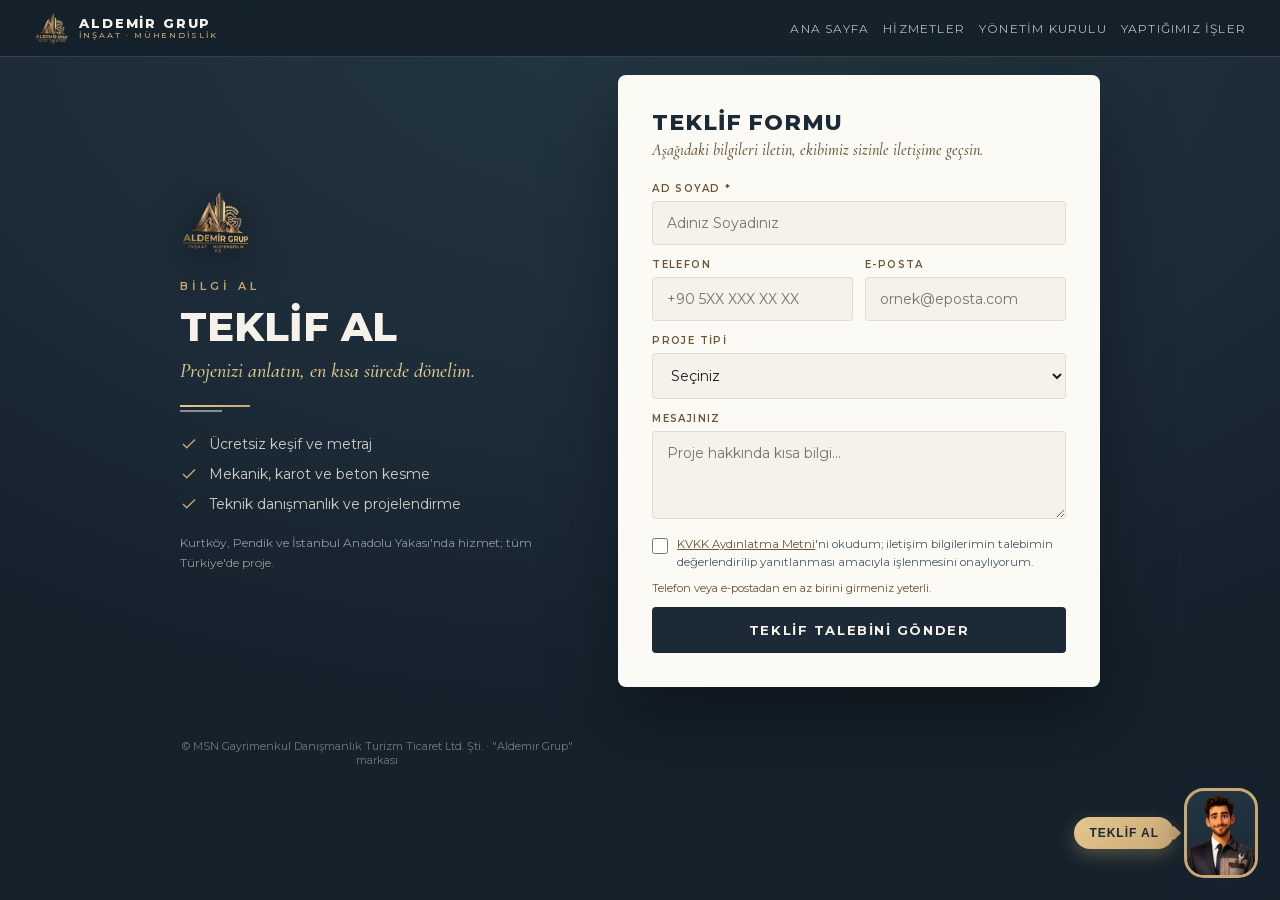
<file: teklif-formu.html>
<!DOCTYPE html>
<html lang="tr">
<head>
<meta charset="UTF-8">
<meta name="viewport" content="width=device-width, initial-scale=1.0">
<title>Teklif Al — Aldemir Grup İnşaat · Mühendislik A.Ş.</title>
<meta name="description" content="Aldemir Grup İnşaat · Mühendislik A.Ş. — projeniz için ücretsiz keşif, metraj ve teklif talebi. Mekanik tesisat, karot ve beton kesme.">
<meta name="theme-color" content="#15212B">
<link rel="canonical" href="https://aldemirglobal.com/teklif-formu.html">
<meta property="og:type" content="website">
<meta property="og:url" content="https://aldemirglobal.com/teklif-formu.html">
<meta property="og:locale" content="tr_TR">
<meta property="og:title" content="Teklif Al — Aldemir Grup İnşaat · Mühendislik A.Ş.">
<meta property="og:description" content="Projeniz için ücretsiz keşif, metraj ve teklif talebi.">
<meta property="og:image" content="https://aldemirglobal.com/assets/og-image.png">
<link rel="icon" href="/favicon.ico" sizes="any">
<link rel="icon" type="image/png" href="/assets/favicon-48.png" sizes="48x48">
<link rel="apple-touch-icon" href="/assets/apple-touch-icon.png">
<style>
/* Self-host fontlar — Google Fonts CDN kaldırıldı (KVKK: yurt dışı aktarım yok) */
@font-face{font-family:'Montserrat';font-style:normal;font-weight:300;font-display:swap;src:url('/assets/fonts/montserrat-300-latin.woff2') format('woff2');unicode-range:U+0000-00FF,U+0131,U+0152-0153,U+02BB-02BC,U+02C6,U+02DA,U+02DC,U+0304,U+0308,U+0329,U+2000-206F,U+2074,U+20AC,U+2122,U+2191,U+2193,U+2212,U+2215,U+FEFF,U+FFFD;}
@font-face{font-family:'Montserrat';font-style:normal;font-weight:300;font-display:swap;src:url('/assets/fonts/montserrat-300-latin-ext.woff2') format('woff2');unicode-range:U+0100-02BA,U+02BD-02C5,U+02C7-02CC,U+02CE-02D7,U+02DD-02FF,U+0304,U+0308,U+0329,U+1D00-1DBF,U+1E00-1E9F,U+1EF2-1EFF,U+2020,U+20A0-20AB,U+20AD-20C0,U+2113,U+2C60-2C7F,U+A720-A7FF;}
@font-face{font-family:'Montserrat';font-style:normal;font-weight:400;font-display:swap;src:url('/assets/fonts/montserrat-400-latin.woff2') format('woff2');unicode-range:U+0000-00FF,U+0131,U+0152-0153,U+02BB-02BC,U+02C6,U+02DA,U+02DC,U+0304,U+0308,U+0329,U+2000-206F,U+2074,U+20AC,U+2122,U+2191,U+2193,U+2212,U+2215,U+FEFF,U+FFFD;}
@font-face{font-family:'Montserrat';font-style:normal;font-weight:400;font-display:swap;src:url('/assets/fonts/montserrat-400-latin-ext.woff2') format('woff2');unicode-range:U+0100-02BA,U+02BD-02C5,U+02C7-02CC,U+02CE-02D7,U+02DD-02FF,U+0304,U+0308,U+0329,U+1D00-1DBF,U+1E00-1E9F,U+1EF2-1EFF,U+2020,U+20A0-20AB,U+20AD-20C0,U+2113,U+2C60-2C7F,U+A720-A7FF;}
@font-face{font-family:'Montserrat';font-style:normal;font-weight:500;font-display:swap;src:url('/assets/fonts/montserrat-500-latin.woff2') format('woff2');unicode-range:U+0000-00FF,U+0131,U+0152-0153,U+02BB-02BC,U+02C6,U+02DA,U+02DC,U+0304,U+0308,U+0329,U+2000-206F,U+2074,U+20AC,U+2122,U+2191,U+2193,U+2212,U+2215,U+FEFF,U+FFFD;}
@font-face{font-family:'Montserrat';font-style:normal;font-weight:500;font-display:swap;src:url('/assets/fonts/montserrat-500-latin-ext.woff2') format('woff2');unicode-range:U+0100-02BA,U+02BD-02C5,U+02C7-02CC,U+02CE-02D7,U+02DD-02FF,U+0304,U+0308,U+0329,U+1D00-1DBF,U+1E00-1E9F,U+1EF2-1EFF,U+2020,U+20A0-20AB,U+20AD-20C0,U+2113,U+2C60-2C7F,U+A720-A7FF;}
@font-face{font-family:'Montserrat';font-style:normal;font-weight:600;font-display:swap;src:url('/assets/fonts/montserrat-600-latin.woff2') format('woff2');unicode-range:U+0000-00FF,U+0131,U+0152-0153,U+02BB-02BC,U+02C6,U+02DA,U+02DC,U+0304,U+0308,U+0329,U+2000-206F,U+2074,U+20AC,U+2122,U+2191,U+2193,U+2212,U+2215,U+FEFF,U+FFFD;}
@font-face{font-family:'Montserrat';font-style:normal;font-weight:600;font-display:swap;src:url('/assets/fonts/montserrat-600-latin-ext.woff2') format('woff2');unicode-range:U+0100-02BA,U+02BD-02C5,U+02C7-02CC,U+02CE-02D7,U+02DD-02FF,U+0304,U+0308,U+0329,U+1D00-1DBF,U+1E00-1E9F,U+1EF2-1EFF,U+2020,U+20A0-20AB,U+20AD-20C0,U+2113,U+2C60-2C7F,U+A720-A7FF;}
@font-face{font-family:'Montserrat';font-style:normal;font-weight:700;font-display:swap;src:url('/assets/fonts/montserrat-700-latin.woff2') format('woff2');unicode-range:U+0000-00FF,U+0131,U+0152-0153,U+02BB-02BC,U+02C6,U+02DA,U+02DC,U+0304,U+0308,U+0329,U+2000-206F,U+2074,U+20AC,U+2122,U+2191,U+2193,U+2212,U+2215,U+FEFF,U+FFFD;}
@font-face{font-family:'Montserrat';font-style:normal;font-weight:700;font-display:swap;src:url('/assets/fonts/montserrat-700-latin-ext.woff2') format('woff2');unicode-range:U+0100-02BA,U+02BD-02C5,U+02C7-02CC,U+02CE-02D7,U+02DD-02FF,U+0304,U+0308,U+0329,U+1D00-1DBF,U+1E00-1E9F,U+1EF2-1EFF,U+2020,U+20A0-20AB,U+20AD-20C0,U+2113,U+2C60-2C7F,U+A720-A7FF;}
@font-face{font-family:'Montserrat';font-style:normal;font-weight:800;font-display:swap;src:url('/assets/fonts/montserrat-800-latin.woff2') format('woff2');unicode-range:U+0000-00FF,U+0131,U+0152-0153,U+02BB-02BC,U+02C6,U+02DA,U+02DC,U+0304,U+0308,U+0329,U+2000-206F,U+2074,U+20AC,U+2122,U+2191,U+2193,U+2212,U+2215,U+FEFF,U+FFFD;}
@font-face{font-family:'Montserrat';font-style:normal;font-weight:800;font-display:swap;src:url('/assets/fonts/montserrat-800-latin-ext.woff2') format('woff2');unicode-range:U+0100-02BA,U+02BD-02C5,U+02C7-02CC,U+02CE-02D7,U+02DD-02FF,U+0304,U+0308,U+0329,U+1D00-1DBF,U+1E00-1E9F,U+1EF2-1EFF,U+2020,U+20A0-20AB,U+20AD-20C0,U+2113,U+2C60-2C7F,U+A720-A7FF;}
@font-face{font-family:'Cormorant';font-style:normal;font-weight:500;font-display:swap;src:url('/assets/fonts/cormorant-500-latin.woff2') format('woff2');unicode-range:U+0000-00FF,U+0131,U+0152-0153,U+02BB-02BC,U+02C6,U+02DA,U+02DC,U+0304,U+0308,U+0329,U+2000-206F,U+2074,U+20AC,U+2122,U+2191,U+2193,U+2212,U+2215,U+FEFF,U+FFFD;}
@font-face{font-family:'Cormorant';font-style:normal;font-weight:500;font-display:swap;src:url('/assets/fonts/cormorant-500-latin-ext.woff2') format('woff2');unicode-range:U+0100-02BA,U+02BD-02C5,U+02C7-02CC,U+02CE-02D7,U+02DD-02FF,U+0304,U+0308,U+0329,U+1D00-1DBF,U+1E00-1E9F,U+1EF2-1EFF,U+2020,U+20A0-20AB,U+20AD-20C0,U+2113,U+2C60-2C7F,U+A720-A7FF;}
@font-face{font-family:'Cormorant';font-style:italic;font-weight:500;font-display:swap;src:url('/assets/fonts/cormorant-500i-latin.woff2') format('woff2');unicode-range:U+0000-00FF,U+0131,U+0152-0153,U+02BB-02BC,U+02C6,U+02DA,U+02DC,U+0304,U+0308,U+0329,U+2000-206F,U+2074,U+20AC,U+2122,U+2191,U+2193,U+2212,U+2215,U+FEFF,U+FFFD;}
@font-face{font-family:'Cormorant';font-style:italic;font-weight:500;font-display:swap;src:url('/assets/fonts/cormorant-500i-latin-ext.woff2') format('woff2');unicode-range:U+0100-02BA,U+02BD-02C5,U+02C7-02CC,U+02CE-02D7,U+02DD-02FF,U+0304,U+0308,U+0329,U+1D00-1DBF,U+1E00-1E9F,U+1EF2-1EFF,U+2020,U+20A0-20AB,U+20AD-20C0,U+2113,U+2C60-2C7F,U+A720-A7FF;}

:root{--paper:#F6F2E9;--white:#FCFAF5;--navy:#1B2A36;--antrasit:#15212B;--ink:#15212B;--gold:#C9A876;--gold-lt:#E4C78E;--bronz:#6E5436;--line:rgba(27,42,54,.10);--line-d:rgba(228,199,142,.18);--gold-grad:linear-gradient(135deg,#E4C78E 0%,#C9A876 100%)}
html{scroll-padding-top:66px}
*{margin:0;padding:0;box-sizing:border-box}
body{font-family:'Montserrat',sans-serif;background:radial-gradient(ellipse 90% 80% at 50% 0%,#243643,#1B2A36 65%,#15212B);color:var(--paper);min-height:100dvh;display:flex;align-items:center;justify-content:center;padding:40px 20px;-webkit-font-smoothing:antialiased}
.shell{max-width:920px;width:100%;display:grid;grid-template-columns:.9fr 1.1fr;gap:44px;align-items:center}
.left .eyebrow{font-size:11px;letter-spacing:.36em;text-transform:uppercase;color:var(--gold);font-weight:600}
.left img{height:64px;margin-bottom:22px;filter:drop-shadow(0 8px 20px rgba(0,0,0,.5))}
.left h1{font-weight:800;font-size:clamp(26px,3.6vw,40px);text-transform:uppercase;line-height:1.1;margin:12px 0 0}
.left .sub{font-family:'Cormorant';font-style:italic;font-size:20px;color:var(--gold-lt);margin:10px 0 22px}
.left ul{list-style:none;display:flex;flex-direction:column;gap:12px}
.left li{display:flex;gap:11px;align-items:center;font-size:14px;color:rgba(246,242,233,.82)}
.left li svg{width:18px;height:18px;color:var(--gold);flex-shrink:0}
.stripe{width:70px;height:8px;position:relative;margin:0 0 22px}
.stripe::before{content:'';position:absolute;top:0;left:0;width:70px;height:2px;background:var(--gold-grad)}
.stripe::after{content:'';position:absolute;top:5px;left:0;width:42px;height:2px;background:rgba(246,242,233,.5)}
.card{background:var(--white);border-radius:8px;padding:34px;color:var(--ink);box-shadow:0 30px 70px rgba(0,0,0,.34)}
.card .ft{font-weight:800;font-size:22px;text-transform:uppercase;color:var(--navy);letter-spacing:.04em}
.card .fsub{font-family:'Cormorant';font-style:italic;font-size:16px;color:var(--bronz);margin:4px 0 22px}
.row2{display:grid;grid-template-columns:1fr 1fr;gap:12px}
.field{margin-bottom:13px}
.field label{display:block;font-size:10px;letter-spacing:.14em;text-transform:uppercase;color:var(--bronz);margin-bottom:6px;font-weight:600}
.field input,.field select,.field textarea{width:100%;background:var(--paper);border:1px solid var(--line);border-radius:4px;padding:12px 14px;font-family:'Montserrat';font-size:14px;color:var(--ink);transition:.2s}
.field input:focus,.field select:focus,.field textarea:focus{outline:none;border-color:var(--gold);background:#fff}
.field textarea{min-height:88px;resize:vertical}
.hp{position:absolute;left:-9999px}
.consent{display:flex;gap:9px;align-items:flex-start;margin:6px 0 16px;font-size:11.5px;color:#4a5a66;line-height:1.5}
.consent input{margin-top:2px;accent-color:var(--gold);width:16px;height:16px;flex-shrink:0}
.consent a{color:var(--bronz);text-decoration:underline}
.submit{width:100%;background:var(--navy);color:var(--paper);border:none;font-family:'Montserrat';font-size:13px;letter-spacing:.12em;text-transform:uppercase;font-weight:700;padding:15px;border-radius:4px;cursor:pointer;transition:.25s}
.submit:hover{background:#22333f;transform:translateY(-1px)}
.submit:disabled{opacity:.6;cursor:not-allowed;transform:none}
.result{margin-top:14px;font-size:13px;text-align:center;padding:12px;border-radius:4px;display:none}
.result.ok{display:block;background:rgba(111,207,151,.14);color:#2e7d5b;border:1px solid rgba(111,207,151,.4)}
.result.err{display:block;background:rgba(224,90,90,.12);color:#b5433a;border:1px solid rgba(224,90,90,.3)}
.note{margin-top:18px;font-size:11px;color:rgba(246,242,233,.5);text-align:center;grid-column:1/-1}
.note code{color:var(--gold-lt)}
@media(max-width:800px){.shell{grid-template-columns:1fr;gap:30px}.left{text-align:center}.stripe,.left img{margin-left:auto;margin-right:auto}.left ul{align-items:center}}

nav{position:fixed;top:0;left:0;width:100%;z-index:1000;display:flex;align-items:center;justify-content:space-between;padding:12px 34px;background:rgba(21,33,43,.94);backdrop-filter:blur(12px);border-bottom:1px solid var(--line-d)}
nav .brand{display:flex;align-items:center;gap:10px;font-weight:800;letter-spacing:.14em;font-size:13px;color:var(--paper);text-decoration:none}
nav .brand img{height:32px}
nav .brand span{display:flex;flex-direction:column;line-height:1.1}
nav .brand small{display:block;font-weight:500;font-size:8px;letter-spacing:.24em;color:var(--gold);margin-top:1px}
nav .r{display:flex;gap:14px;align-items:center}
nav a.home{font-size:12px;letter-spacing:.1em;text-transform:uppercase;color:var(--paper);opacity:.72;text-decoration:none}
nav a.home:hover{opacity:1;color:var(--gold-lt)}

/* --- ortak nav: aktif + mobil hamburger dropdown --- */
nav a.home.active{opacity:1;color:var(--gold-lt)}
.menu-btn{display:none;background:none;border:none;color:var(--paper);font-size:26px;line-height:1;cursor:pointer;padding:10px 12px;margin:-6px -8px;position:relative;z-index:60;-webkit-tap-highlight-color:rgba(201,168,118,.25)}
@media(max-width:860px){
  
  nav .brand small{display:none}
  nav ul,nav .r{display:none;position:absolute;top:100%;left:0;width:100%;flex-direction:column;gap:0;align-items:stretch;background:#1B2A36;border-top:1px solid var(--gold);padding:6px 0;box-shadow:0 22px 44px rgba(0,0,0,.4)}
  nav.open ul,nav.open .r{display:flex}
  nav ul li{width:100%}
  nav ul a,nav .r a{display:block;width:100%;padding:14px 24px;opacity:.92;font-size:13px;text-align:left;border-bottom:1px solid rgba(228,199,142,.08)}
  .menu-btn{display:block}
}

/* nav Teklif Al butonu (bu sayfada .btn/.btn-gold tanımlı değildi) */
.btn{font-size:12px;letter-spacing:.12em;text-transform:uppercase;font-weight:700;padding:11px 22px;border-radius:3px;cursor:pointer;transition:.25s;display:inline-block;text-decoration:none}
.btn-gold{background:var(--gold-grad);color:var(--navy)}
.btn-gold:hover{filter:brightness(1.06);transform:translateY(-2px)}
/* --- teklif sayfası: nav üstte, form altında ortalı --- */
body{display:block;padding:0}
.teklif-wrap{min-height:calc(100dvh - 58px);padding-top:76px;display:flex;flex-direction:column;align-items:center;justify-content:center;padding:44px 20px}
</style>
</head>
<body>
<nav aria-label="Ana menü">
  <a href="index.html" class="brand"><img src="/assets/logo.png" alt="Aldemir Grup"><span>ALDEMİR GRUP<small>İNŞAAT · MÜHENDİSLİK</small></span></a>
  <div class="r">
    <a href="index.html" class="home">Ana Sayfa</a>
    <a href="hizmetler.html" class="home">Hizmetler</a>
    <a href="yonetim-kurulu.html" class="home">Yönetim Kurulu</a>
    <a href="referanslar.html" class="home">Yaptığımız İşler</a>
  </div>
  <button class="menu-btn" aria-label="Menü" aria-expanded="false">☰</button>
</nav>
<div class="teklif-wrap">
<div class="shell">
  <div class="left">
    <img src="/assets/logo.png" alt="Aldemir Grup">
    <p class="eyebrow">Bilgi Al</p>
    <h1>Teklif Al</h1>
    <p class="sub">Projenizi anlatın, en kısa sürede dönelim.</p>
    <div class="stripe"></div>
    <ul>
      <li><svg viewBox="0 0 24 24" fill="none" stroke="currentColor" stroke-width="1.8"><path d="M20 6L9 17l-5-5"/></svg>Ücretsiz keşif ve metraj</li>
      <li><svg viewBox="0 0 24 24" fill="none" stroke="currentColor" stroke-width="1.8"><path d="M20 6L9 17l-5-5"/></svg>Mekanik, karot ve beton kesme</li>
      <li><svg viewBox="0 0 24 24" fill="none" stroke="currentColor" stroke-width="1.8"><path d="M20 6L9 17l-5-5"/></svg>Teknik danışmanlık ve projelendirme</li>
    </ul>
    <p style="margin-top:20px;font-size:12px;line-height:1.7;color:rgba(246,242,233,.55)">Kurtköy, Pendik ve İstanbul Anadolu Yakası'nda hizmet; tüm Türkiye'de proje.</p>
  </div>

  <form class="card" id="teklifForm">
    <div class="ft">Teklif Formu</div>
    <p class="fsub">Aşağıdaki bilgileri iletin, ekibimiz sizinle iletişime geçsin.</p>
    <!-- Web3Forms -->
    <input type="hidden" name="access_key" value="d712f2ed-58c5-40a5-bd6e-ec000dcd084f">
    <input type="hidden" name="subject" value="Yeni Teklif Talebi — aldemirglobal.com">
    <input type="hidden" name="from_name" value="Aldemir Grup Web Sitesi">
    <input type="checkbox" name="botcheck" class="hp" tabindex="-1" autocomplete="off">

    <div class="field"><label>Ad Soyad *</label><input type="text" name="ad_soyad" required placeholder="Adınız Soyadınız"></div>
    <div class="row2">
      <div class="field"><label>Telefon</label><input type="tel" name="telefon" placeholder="+90 5XX XXX XX XX"></div>
      <div class="field"><label>E-posta</label><input type="email" name="email" placeholder="ornek@eposta.com"></div>
    </div>
    <div class="field"><label>Proje Tipi</label>
      <select name="proje_tipi">
        <option value="">Seçiniz</option>
        <option>Daire / Konut</option><option>Villa</option><option>Rezidans</option>
        <option>Plaza / Ofis</option><option>Otel / Turizm</option><option>AVM</option>
        <option>Fabrika / Sanayi</option><option>Karot / Beton Kesme</option><option>Diğer</option>
      </select>
    </div>
    <div class="field"><label>Mesajınız</label><textarea name="mesaj" placeholder="Proje hakkında kısa bilgi..."></textarea></div>

    <label class="consent">
      <input type="checkbox" id="kvkk" required>
      <span><a href="kvkk.html" target="_blank">KVKK Aydınlatma Metni</a>'ni okudum; iletişim bilgilerimin talebimin değerlendirilip yanıtlanması amacıyla işlenmesini onaylıyorum.</span>
    </label>
    <p style="font-size:11px;color:var(--bronz);margin:-6px 0 12px">Telefon veya e-postadan en az birini girmeniz yeterli.</p>
    <button type="submit" class="submit" id="btn">Teklif Talebini Gönder</button>
    <div class="result" id="result"></div>
  </form>

  <p style="text-align:center;font-size:11px;color:rgba(246,242,233,.42);margin-top:8px">© MSN Gayrimenkul Danışmanlık Turizm Ticaret Ltd. Şti. · "Aldemir Grup" markası</p>
</div>
</div>

<script>
const form=document.getElementById('teklifForm'), btn=document.getElementById('btn'), res=document.getElementById('result');
form.addEventListener('submit', async (e)=>{
  e.preventDefault();
  if(!document.getElementById('kvkk').checked){show('err','Lütfen KVKK onayını işaretleyin.');return}
  var _d=Object.fromEntries(new FormData(form));
  if(!(_d.telefon||'').trim() && !(_d.email||'').trim()){show('err','Lütfen telefon veya e-posta bilgilerinden en az birini girin.');return}
  const data=Object.fromEntries(new FormData(form));
  btn.disabled=true; btn.textContent='Gönderiliyor...';
  try{
    if(data.access_key==='YOUR_ACCESS_KEY'){ // önizleme modu
      await new Promise(r=>setTimeout(r,700));
      show('ok','✓ Teşekkürler! (Önizleme) Talebiniz alındı. Yayında gerçek e-posta gönderilecek.');
      form.reset(); return;
    }
    const r=await fetch('https://api.web3forms.com/submit',{method:'POST',headers:{'Content-Type':'application/json',Accept:'application/json'},body:JSON.stringify(data)});
    const j=await r.json();
    if(j.success){show('ok','✓ Teşekkürler! Talebiniz alındı, en kısa sürede sizinle iletişime geçeceğiz.');form.reset();}
    else{show('err','Bir sorun oluştu. Lütfen bizi arayın: 0534 839 78 83');}
  }catch(_){show('err','Bağlantı hatası. Lütfen bizi arayın: 0534 839 78 83');}
  finally{btn.disabled=false; btn.textContent='Teklif Talebini Gönder';}
});
function show(t,m){res.className='result '+t;res.textContent=m}
</script>
<!-- ═══ ALDEMİR GRUP · SABİT TEKLİF AL / DESTEK WIDGET ═══
     Tüm sayfalara 

</body> öncesine. Buton görseli: assets/mascot-fab.png · panel avatarı: assets/mascot-face.png -->
<div id="ag-fab-wrap">
  <div id="ag-panel" role="dialog" aria-label="Teklif ve Destek">
    <div class="ag-head">
      <img class="ag-ava" src="/assets/mascot-face.png" alt="Aldemir Grup">
      <div><div class="ag-name">Aldemir Grup</div><div class="ag-status"><span class="ag-dot"></span>Genelde hızlı döneriz</div></div>
      <button class="ag-x" onclick="agToggle(false)" aria-label="Kapat">×</button>
    </div>
    <div class="ag-body">
      <div class="ag-bubble">Merhaba! Teklif almak ya da bilgi almak için buradayız. Size nasıl yardımcı olalım?</div>
      <a class="ag-act gold" href="tel:+905348397883"><svg viewBox="0 0 24 24" fill="none" stroke="currentColor" stroke-width="1.8"><path d="M22 16.9v3a2 2 0 0 1-2.2 2 19.8 19.8 0 0 1-8.6-3.1 19.5 19.5 0 0 1-6-6A19.8 19.8 0 0 1 2.1 4.2 2 2 0 0 1 4.1 2h3a2 2 0 0 1 2 1.7c.1 1 .4 1.9.7 2.8a2 2 0 0 1-.5 2.1L8.1 9.9a16 16 0 0 0 6 6l1.3-1.3a2 2 0 0 1 2.1-.4c.9.3 1.8.6 2.8.7a2 2 0 0 1 1.7 2z"/></svg>Bizi Arayın · 0534 839 78 83</a>
      <a class="ag-act" href="mailto:info@aldemirglobal.com"><svg viewBox="0 0 24 24" fill="none" stroke="currentColor" stroke-width="1.8"><path d="M4 4h16v16H4zM4 6l8 6 8-6"/></svg>E-posta Gönder</a>
      <a class="ag-act" href="teklif-formu.html"><svg viewBox="0 0 24 24" fill="none" stroke="currentColor" stroke-width="1.8"><path d="M14 2H6a2 2 0 0 0-2 2v16a2 2 0 0 0 2 2h12a2 2 0 0 0 2-2V8zM14 2v6h6M9 13h6M9 17h4"/></svg>Teklif Formu Doldur</a>
    </div>
  </div>
  <button id="ag-fab" onclick="agToggle()" aria-label="Teklif Al">
    <span class="ag-ring"></span>
    <img src="/assets/mascot-fab.png" alt="Teklif Al">
    <span class="ag-cta">Teklif Al</span>
  </button>
</div>
<style>
#ag-fab-wrap{position:fixed;right:22px;bottom:22px;z-index:9999;font-family:'Montserrat',system-ui,sans-serif}
#ag-fab{position:relative;display:flex;align-items:center;background:none;border:none;cursor:pointer;padding:0}
#ag-fab img{width:74px;height:90px;border-radius:20px;object-fit:cover;object-position:center top;border:3px solid #C9A876;background:linear-gradient(160deg,#243643,#1B2A36);box-shadow:0 10px 28px rgba(27,42,54,.42);transition:.25s;position:relative;z-index:2}
#ag-fab:hover img{transform:translateY(-3px) scale(1.04)}
.ag-ring{position:absolute;left:0;top:0;width:74px;height:90px;border-radius:20px;box-shadow:0 0 0 0 rgba(201,168,118,.55);animation:agpulse 2.1s infinite}
@keyframes agpulse{0%{box-shadow:0 0 0 0 rgba(201,168,118,.5)}70%{box-shadow:0 0 0 15px rgba(201,168,118,0)}100%{box-shadow:0 0 0 0 rgba(201,168,118,0)}}
.ag-cta{position:absolute;right:84px;top:50%;transform:translateY(-50%);white-space:nowrap;background:linear-gradient(135deg,#E4C78E,#C9A876);color:#1B2A36;font-size:12px;font-weight:800;letter-spacing:.08em;text-transform:uppercase;padding:9px 15px;border-radius:24px;box-shadow:0 6px 18px rgba(201,168,118,.35);pointer-events:none}
.ag-cta::after{content:'';position:absolute;right:-5px;top:50%;transform:translateY(-50%) rotate(45deg);width:10px;height:10px;background:#C9A876}
@media(max-width:520px){.ag-cta{display:none}#ag-fab img,.ag-ring{width:64px;height:78px}}
#ag-panel{position:absolute;right:0;bottom:104px;width:320px;max-width:calc(100vw - 44px);background:#FCFAF5;border:1px solid rgba(27,42,54,.12);border-radius:16px;box-shadow:0 24px 60px rgba(27,42,54,.28);overflow:hidden;transform:translateY(14px) scale(.96);opacity:0;pointer-events:none;transition:.28s cubic-bezier(.2,.8,.2,1)}
#ag-panel.open{transform:none;opacity:1;pointer-events:auto}
.ag-head{display:flex;align-items:center;gap:11px;padding:16px;background:radial-gradient(ellipse 120% 120% at 20% 0%,#243643,#1B2A36);color:#F6F2E9;position:relative}
.ag-head::after{content:'';position:absolute;left:0;bottom:0;width:100%;height:3px;background:linear-gradient(135deg,#E4C78E,#C9A876)}
.ag-ava{width:46px;height:46px;border-radius:50%;object-fit:cover;object-position:center top;border:2px solid #C9A876;background:#1B2A36}
.ag-name{font-weight:800;font-size:14px;letter-spacing:.06em}
.ag-status{font-size:10.5px;color:rgba(246,242,233,.7);display:flex;align-items:center;gap:6px;margin-top:2px}
.ag-dot{width:7px;height:7px;border-radius:50%;background:#C9A876;box-shadow:0 0 6px rgba(201,168,118,.75)}
.ag-x{margin-left:auto;background:none;border:none;color:rgba(246,242,233,.6);font-size:22px;line-height:1;cursor:pointer}
.ag-x:hover{color:#F6F2E9}
.ag-body{padding:16px}
.ag-bubble{background:#F6F2E9;border:1px solid rgba(27,42,54,.08);border-radius:12px;border-top-left-radius:3px;padding:12px 14px;font-size:13px;color:#3f4d58;line-height:1.5;margin-bottom:14px}
.ag-act{display:flex;align-items:center;gap:10px;padding:12px 14px;border-radius:10px;font-size:13px;font-weight:600;color:#1B2A36;background:#F6F2E9;border:1px solid rgba(27,42,54,.1);margin-bottom:9px;transition:.2s;text-decoration:none}
.ag-act svg{width:17px;height:17px;color:#6E5436}
.ag-act:hover{transform:translateX(3px);border-color:#C9A876}
.ag-act.gold{background:linear-gradient(135deg,#E4C78E,#C9A876);border:none;color:#1B2A36}
.ag-act.gold svg{color:#1B2A36}
</style>
<script>
function agToggle(force){var p=document.getElementById('ag-panel');var o=(force===undefined)?!p.classList.contains('open'):force;p.classList.toggle('open',o);}
document.addEventListener('click',function(e){var w=document.getElementById('ag-fab-wrap');if(w&&!w.contains(e.target))document.getElementById('ag-panel').classList.remove('open');});
</script>
<!-- ═══ WIDGET SONU ═══ -->
<script>(function(){var n=document.querySelector('nav');if(!n)return;var b=n.querySelector('.menu-btn');if(!b)return;
b.addEventListener('click',function(e){e.stopPropagation();var o=n.classList.toggle('open');b.setAttribute('aria-expanded',o?'true':'false');});
n.querySelectorAll('a').forEach(function(a){a.addEventListener('click',function(){n.classList.remove('open');b.setAttribute('aria-expanded','false');});});
document.addEventListener('click',function(e){if(!n.contains(e.target)){n.classList.remove('open');b.setAttribute('aria-expanded','false');}});
})();</script>
</body>
</html>
</file>
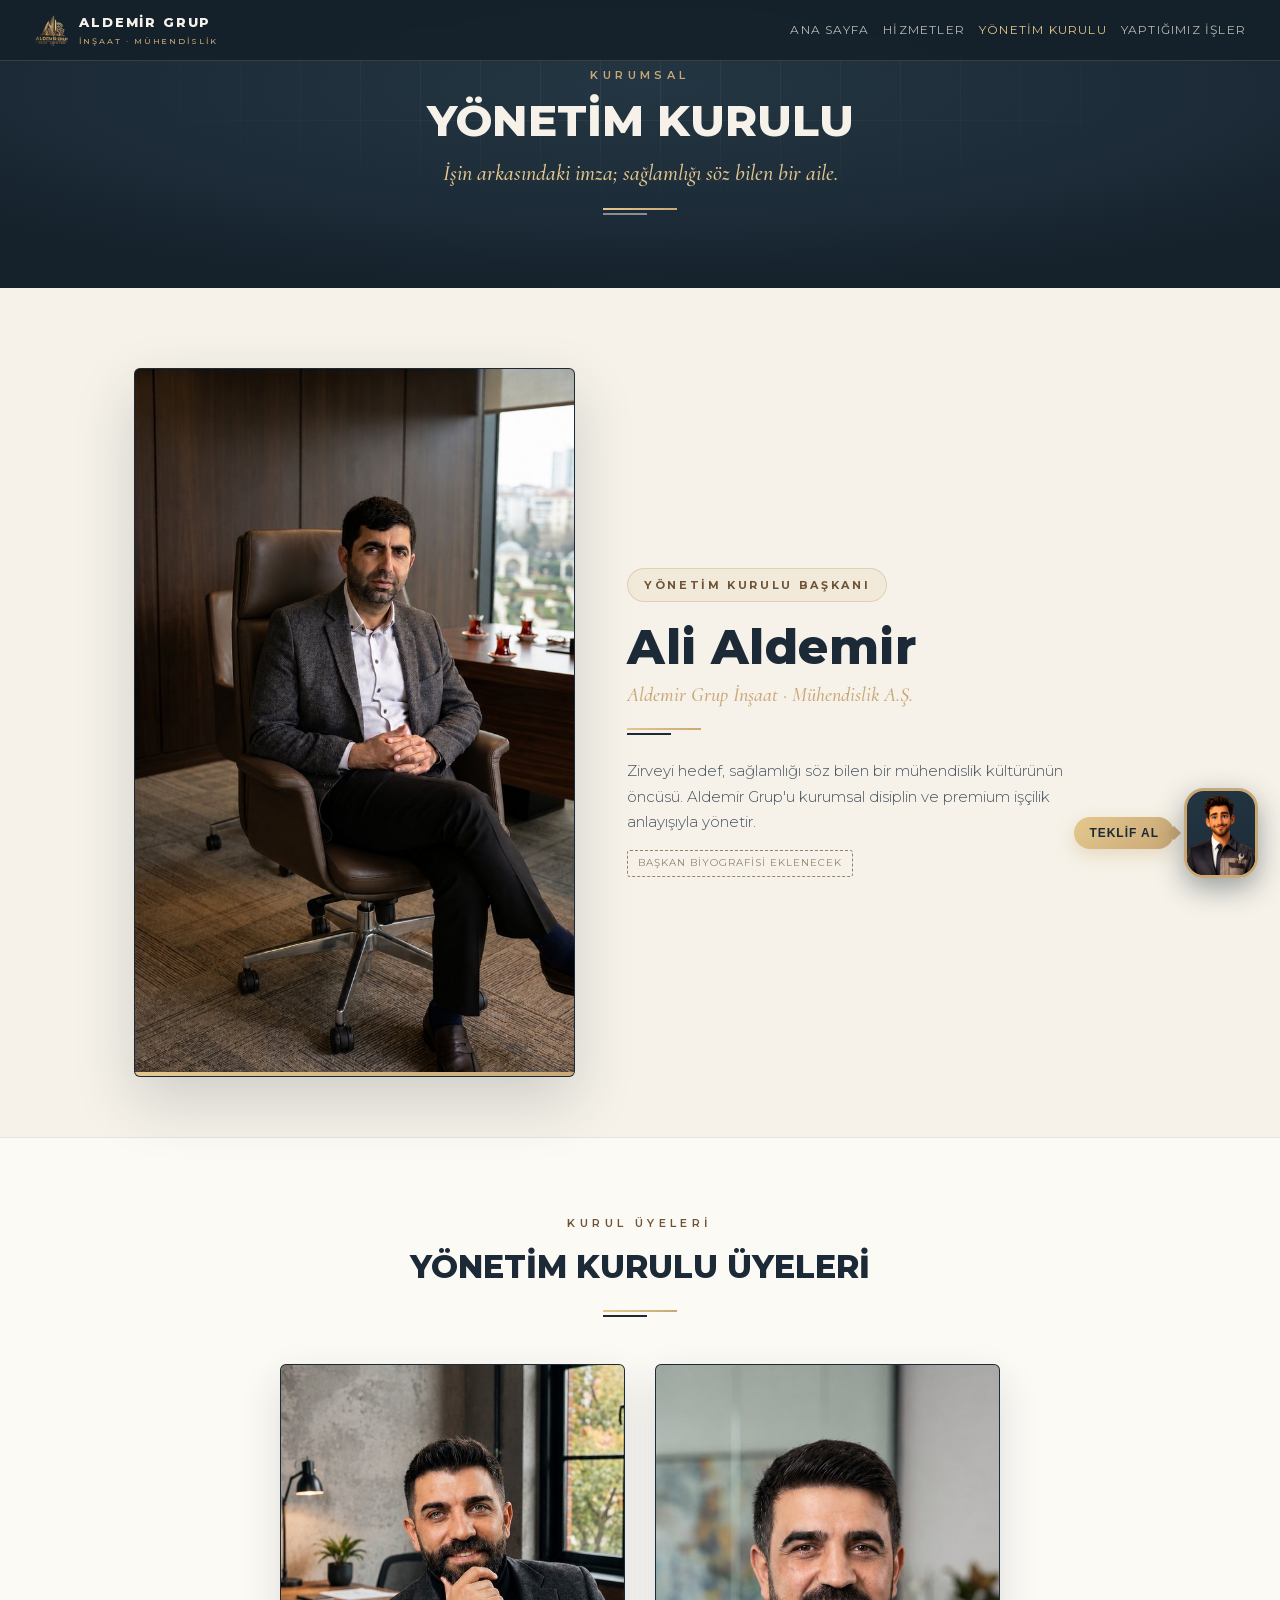
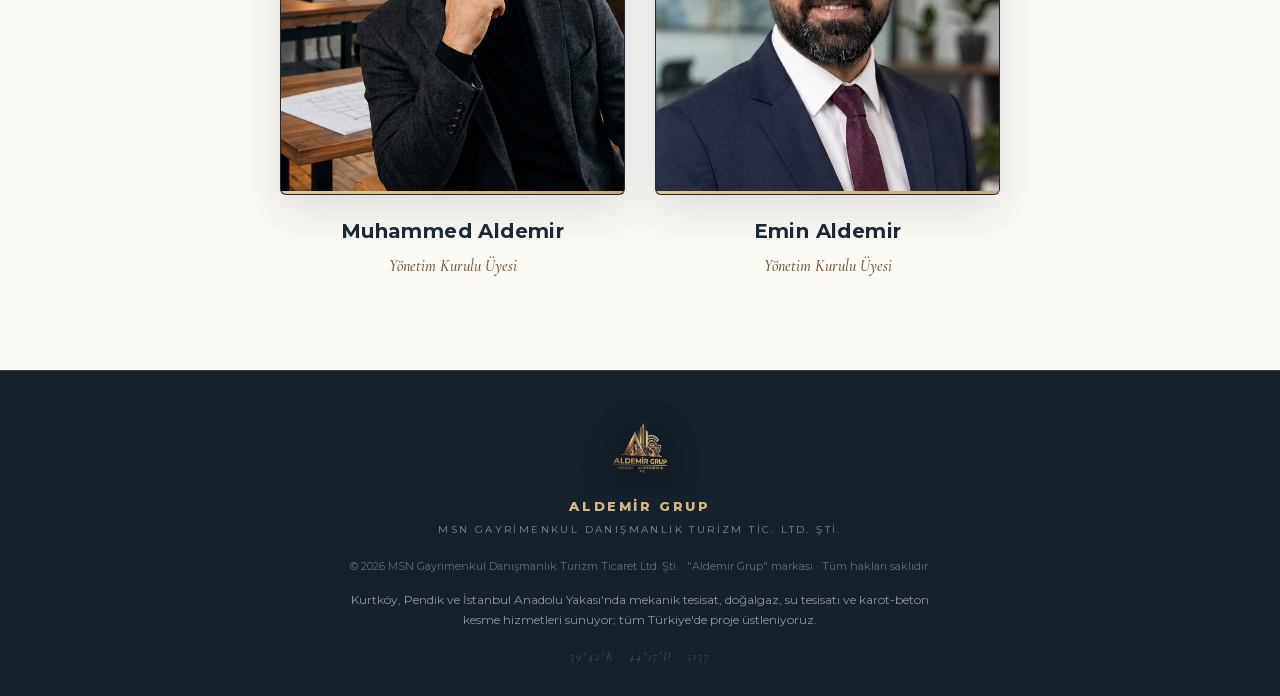
<file: yonetim-kurulu.html>
<!DOCTYPE html>
<html lang="tr">
<head>
<meta charset="UTF-8">
<meta name="viewport" content="width=device-width, initial-scale=1.0">
<title>Yönetim Kurulu | Aldemir Grup İnşaat · Mühendislik A.Ş.</title>
<meta name="description" content="Aldemir Grup İnşaat · Mühendislik A.Ş. Yönetim Kurulu. Ali Aldemir (Yönetim Kurulu Başkanı), Muhammed Aldemir ve Emin Aldemir.">
<link rel="canonical" href="https://aldemirglobal.com/yonetim-kurulu.html">
<meta name="robots" content="index,follow">
<meta property="og:type" content="website">
<meta property="og:locale" content="tr_TR">
<meta property="og:title" content="Yönetim Kurulu | Aldemir Grup İnşaat · Mühendislik">
<meta property="og:image" content="https://aldemirglobal.com/assets/og-image.png">
<meta name="theme-color" content="#1B2A36">
<style>
/* Self-host fontlar — Google Fonts CDN kaldırıldı (KVKK: yurt dışı aktarım yok) */
@font-face{font-family:'Montserrat';font-style:normal;font-weight:300;font-display:swap;src:url('/assets/fonts/montserrat-300-latin.woff2') format('woff2');unicode-range:U+0000-00FF,U+0131,U+0152-0153,U+02BB-02BC,U+02C6,U+02DA,U+02DC,U+0304,U+0308,U+0329,U+2000-206F,U+2074,U+20AC,U+2122,U+2191,U+2193,U+2212,U+2215,U+FEFF,U+FFFD;}
@font-face{font-family:'Montserrat';font-style:normal;font-weight:300;font-display:swap;src:url('/assets/fonts/montserrat-300-latin-ext.woff2') format('woff2');unicode-range:U+0100-02BA,U+02BD-02C5,U+02C7-02CC,U+02CE-02D7,U+02DD-02FF,U+0304,U+0308,U+0329,U+1D00-1DBF,U+1E00-1E9F,U+1EF2-1EFF,U+2020,U+20A0-20AB,U+20AD-20C0,U+2113,U+2C60-2C7F,U+A720-A7FF;}
@font-face{font-family:'Montserrat';font-style:normal;font-weight:400;font-display:swap;src:url('/assets/fonts/montserrat-400-latin.woff2') format('woff2');unicode-range:U+0000-00FF,U+0131,U+0152-0153,U+02BB-02BC,U+02C6,U+02DA,U+02DC,U+0304,U+0308,U+0329,U+2000-206F,U+2074,U+20AC,U+2122,U+2191,U+2193,U+2212,U+2215,U+FEFF,U+FFFD;}
@font-face{font-family:'Montserrat';font-style:normal;font-weight:400;font-display:swap;src:url('/assets/fonts/montserrat-400-latin-ext.woff2') format('woff2');unicode-range:U+0100-02BA,U+02BD-02C5,U+02C7-02CC,U+02CE-02D7,U+02DD-02FF,U+0304,U+0308,U+0329,U+1D00-1DBF,U+1E00-1E9F,U+1EF2-1EFF,U+2020,U+20A0-20AB,U+20AD-20C0,U+2113,U+2C60-2C7F,U+A720-A7FF;}
@font-face{font-family:'Montserrat';font-style:normal;font-weight:500;font-display:swap;src:url('/assets/fonts/montserrat-500-latin.woff2') format('woff2');unicode-range:U+0000-00FF,U+0131,U+0152-0153,U+02BB-02BC,U+02C6,U+02DA,U+02DC,U+0304,U+0308,U+0329,U+2000-206F,U+2074,U+20AC,U+2122,U+2191,U+2193,U+2212,U+2215,U+FEFF,U+FFFD;}
@font-face{font-family:'Montserrat';font-style:normal;font-weight:500;font-display:swap;src:url('/assets/fonts/montserrat-500-latin-ext.woff2') format('woff2');unicode-range:U+0100-02BA,U+02BD-02C5,U+02C7-02CC,U+02CE-02D7,U+02DD-02FF,U+0304,U+0308,U+0329,U+1D00-1DBF,U+1E00-1E9F,U+1EF2-1EFF,U+2020,U+20A0-20AB,U+20AD-20C0,U+2113,U+2C60-2C7F,U+A720-A7FF;}
@font-face{font-family:'Montserrat';font-style:normal;font-weight:600;font-display:swap;src:url('/assets/fonts/montserrat-600-latin.woff2') format('woff2');unicode-range:U+0000-00FF,U+0131,U+0152-0153,U+02BB-02BC,U+02C6,U+02DA,U+02DC,U+0304,U+0308,U+0329,U+2000-206F,U+2074,U+20AC,U+2122,U+2191,U+2193,U+2212,U+2215,U+FEFF,U+FFFD;}
@font-face{font-family:'Montserrat';font-style:normal;font-weight:600;font-display:swap;src:url('/assets/fonts/montserrat-600-latin-ext.woff2') format('woff2');unicode-range:U+0100-02BA,U+02BD-02C5,U+02C7-02CC,U+02CE-02D7,U+02DD-02FF,U+0304,U+0308,U+0329,U+1D00-1DBF,U+1E00-1E9F,U+1EF2-1EFF,U+2020,U+20A0-20AB,U+20AD-20C0,U+2113,U+2C60-2C7F,U+A720-A7FF;}
@font-face{font-family:'Montserrat';font-style:normal;font-weight:700;font-display:swap;src:url('/assets/fonts/montserrat-700-latin.woff2') format('woff2');unicode-range:U+0000-00FF,U+0131,U+0152-0153,U+02BB-02BC,U+02C6,U+02DA,U+02DC,U+0304,U+0308,U+0329,U+2000-206F,U+2074,U+20AC,U+2122,U+2191,U+2193,U+2212,U+2215,U+FEFF,U+FFFD;}
@font-face{font-family:'Montserrat';font-style:normal;font-weight:700;font-display:swap;src:url('/assets/fonts/montserrat-700-latin-ext.woff2') format('woff2');unicode-range:U+0100-02BA,U+02BD-02C5,U+02C7-02CC,U+02CE-02D7,U+02DD-02FF,U+0304,U+0308,U+0329,U+1D00-1DBF,U+1E00-1E9F,U+1EF2-1EFF,U+2020,U+20A0-20AB,U+20AD-20C0,U+2113,U+2C60-2C7F,U+A720-A7FF;}
@font-face{font-family:'Montserrat';font-style:normal;font-weight:800;font-display:swap;src:url('/assets/fonts/montserrat-800-latin.woff2') format('woff2');unicode-range:U+0000-00FF,U+0131,U+0152-0153,U+02BB-02BC,U+02C6,U+02DA,U+02DC,U+0304,U+0308,U+0329,U+2000-206F,U+2074,U+20AC,U+2122,U+2191,U+2193,U+2212,U+2215,U+FEFF,U+FFFD;}
@font-face{font-family:'Montserrat';font-style:normal;font-weight:800;font-display:swap;src:url('/assets/fonts/montserrat-800-latin-ext.woff2') format('woff2');unicode-range:U+0100-02BA,U+02BD-02C5,U+02C7-02CC,U+02CE-02D7,U+02DD-02FF,U+0304,U+0308,U+0329,U+1D00-1DBF,U+1E00-1E9F,U+1EF2-1EFF,U+2020,U+20A0-20AB,U+20AD-20C0,U+2113,U+2C60-2C7F,U+A720-A7FF;}
@font-face{font-family:'Cormorant';font-style:normal;font-weight:500;font-display:swap;src:url('/assets/fonts/cormorant-500-latin.woff2') format('woff2');unicode-range:U+0000-00FF,U+0131,U+0152-0153,U+02BB-02BC,U+02C6,U+02DA,U+02DC,U+0304,U+0308,U+0329,U+2000-206F,U+2074,U+20AC,U+2122,U+2191,U+2193,U+2212,U+2215,U+FEFF,U+FFFD;}
@font-face{font-family:'Cormorant';font-style:normal;font-weight:500;font-display:swap;src:url('/assets/fonts/cormorant-500-latin-ext.woff2') format('woff2');unicode-range:U+0100-02BA,U+02BD-02C5,U+02C7-02CC,U+02CE-02D7,U+02DD-02FF,U+0304,U+0308,U+0329,U+1D00-1DBF,U+1E00-1E9F,U+1EF2-1EFF,U+2020,U+20A0-20AB,U+20AD-20C0,U+2113,U+2C60-2C7F,U+A720-A7FF;}
@font-face{font-family:'Cormorant';font-style:italic;font-weight:500;font-display:swap;src:url('/assets/fonts/cormorant-500i-latin.woff2') format('woff2');unicode-range:U+0000-00FF,U+0131,U+0152-0153,U+02BB-02BC,U+02C6,U+02DA,U+02DC,U+0304,U+0308,U+0329,U+2000-206F,U+2074,U+20AC,U+2122,U+2191,U+2193,U+2212,U+2215,U+FEFF,U+FFFD;}
@font-face{font-family:'Cormorant';font-style:italic;font-weight:500;font-display:swap;src:url('/assets/fonts/cormorant-500i-latin-ext.woff2') format('woff2');unicode-range:U+0100-02BA,U+02BD-02C5,U+02C7-02CC,U+02CE-02D7,U+02DD-02FF,U+0304,U+0308,U+0329,U+1D00-1DBF,U+1E00-1E9F,U+1EF2-1EFF,U+2020,U+20A0-20AB,U+20AD-20C0,U+2113,U+2C60-2C7F,U+A720-A7FF;}

:root{--paper:#F6F2E9;--white:#FCFAF5;--navy:#1B2A36;--navy2:#23323D;--antrasit:#15212B;--ink:#15212B;--gold:#C9A876;--gold-lt:#E4C78E;--bronz:#6E5436;--line:rgba(27,42,54,.10);--line-d:rgba(228,199,142,.18);--gold-grad:linear-gradient(135deg,#E4C78E 0%,#C9A876 100%)}
html{scroll-padding-top:66px}
*{margin:0;padding:0;box-sizing:border-box}
html{scroll-behavior:smooth}
body{font-family:'Montserrat',sans-serif;background:var(--paper);color:var(--ink);-webkit-font-smoothing:antialiased;line-height:1.68}
::selection{background:var(--gold);color:var(--navy)}
a{color:inherit;text-decoration:none}
.wrap{max-width:1080px;margin:0 auto;padding:0 34px}
.gold-text{background:var(--gold-grad);-webkit-background-clip:text;background-clip:text;-webkit-text-fill-color:transparent}
.eyebrow{font-size:11px;letter-spacing:.4em;text-transform:uppercase;color:var(--bronz);font-weight:600}
.stripe{width:74px;height:8px;position:relative;margin:16px 0}
.stripe::before{content:'';position:absolute;top:0;left:0;width:74px;height:2px;background:var(--gold-grad)}
.stripe::after{content:'';position:absolute;top:5px;left:0;width:44px;height:2px;background:var(--navy)}
.stripe.on-dark::after{background:rgba(246,242,233,.5)}
.stripe.center{margin-left:auto;margin-right:auto}
nav{position:fixed;top:0;left:0;width:100%;z-index:1000;display:flex;align-items:center;justify-content:space-between;padding:12px 34px;background:rgba(21,33,43,.94);backdrop-filter:blur(12px);border-bottom:1px solid var(--line-d)}
nav .brand{display:flex;align-items:center;gap:10px;font-weight:800;letter-spacing:.14em;font-size:13px;color:var(--paper)}
nav .brand img{height:32px}
nav .brand small{display:block;font-weight:500;font-size:8px;letter-spacing:.24em;color:var(--gold);margin-top:1px}
nav .r{display:flex;gap:14px;align-items:center}
nav a.home{font-size:12px;letter-spacing:.1em;text-transform:uppercase;color:var(--paper);opacity:.72}
nav a.home:hover{opacity:1;color:var(--gold-lt)}
.btn{font-size:12px;letter-spacing:.12em;text-transform:uppercase;font-weight:700;padding:11px 22px;border-radius:3px;cursor:pointer;transition:.25s;display:inline-block}
.btn-gold{background:var(--gold-grad);color:var(--navy)}
.btn-gold:hover{filter:brightness(1.06);transform:translateY(-2px)}
.hero{background:radial-gradient(ellipse 70% 70% at 50% 30%,#243643,#1B2A36 70%,#15212B);color:var(--paper);padding:66px 24px 56px;text-align:center;position:relative;overflow:hidden}
.hero::before{content:'';position:absolute;inset:0;background-image:linear-gradient(var(--line-d) 1px,transparent 1px),linear-gradient(90deg,var(--line-d) 1px,transparent 1px);background-size:60px 60px;-webkit-mask-image:radial-gradient(ellipse 60% 60% at 50% 30%,#000,transparent 78%);mask-image:radial-gradient(ellipse 60% 60% at 50% 30%,#000,transparent 78%);opacity:.4}
.hero-in{position:relative;z-index:2;max-width:680px;margin:0 auto}
.hero h1{font-weight:800;font-size:clamp(28px,4.2vw,44px);text-transform:uppercase;line-height:1.1;margin:12px 0 0}
.hero .sub{font-family:'Cormorant';font-style:italic;font-size:clamp(17px,2.4vw,22px);color:var(--gold-lt);margin-top:10px}

/* CHAIRMAN */
.chairman{padding:80px 0 60px}
.ch-grid{display:grid;grid-template-columns:0.85fr 1fr;gap:52px;align-items:center}
.ch-photo{position:relative;border-radius:6px;overflow:hidden;border:1px solid var(--line);background:var(--navy);box-shadow:0 24px 60px rgba(27,42,54,.18)}
.ch-photo img{width:100%;height:auto;display:block}
.ch-photo::after{content:'';position:absolute;left:0;bottom:0;width:100%;height:4px;background:var(--gold-grad)}
.ch-info .role{display:inline-block;font-size:11px;letter-spacing:.24em;text-transform:uppercase;color:var(--bronz);font-weight:700;background:rgba(201,168,118,.12);border:1px solid rgba(201,168,118,.4);padding:7px 16px;border-radius:30px}
.ch-info h2{font-weight:800;font-size:clamp(30px,4.4vw,48px);color:var(--navy);letter-spacing:.01em;margin:20px 0 0;line-height:1.05}
.ch-info .ln{font-family:'Cormorant';font-style:italic;font-size:20px;color:var(--gold);margin-top:6px}
.ch-info p{font-size:15px;color:#46545f;font-weight:300;margin-top:22px;max-width:460px}
.ch-info .edit{display:inline-block;font-size:10px;letter-spacing:.1em;text-transform:uppercase;color:var(--bronz);border:1px dashed var(--bronz);padding:4px 10px;border-radius:3px;margin-top:16px;opacity:.7}

/* MEMBERS */
.members{background:var(--white);border-top:1px solid var(--line);padding:76px 0 90px}
.m-head{text-align:center;margin-bottom:46px}
.m-head h2{font-weight:800;font-size:clamp(22px,3vw,32px);text-transform:uppercase;color:var(--navy);margin-top:8px}
.m-grid{display:grid;grid-template-columns:repeat(2,1fr);gap:30px;max-width:720px;margin:0 auto}
.member{text-align:center}
.member .frame{aspect-ratio:4/5;border-radius:6px;overflow:hidden;border:1px solid var(--line);position:relative;background:var(--navy);box-shadow:0 16px 40px rgba(27,42,54,.14)}
.member .frame img{width:100%;height:100%;object-fit:cover;object-position:center 20%;display:block}
.member .frame::after{content:'';position:absolute;left:0;bottom:0;width:100%;height:3px;background:var(--gold-grad)}
.member h3{font-weight:700;font-size:20px;color:var(--navy);margin-top:20px;letter-spacing:.02em}
.member .role{font-family:'Cormorant';font-style:italic;font-size:16px;color:var(--bronz);margin-top:4px}

footer{background:var(--antrasit);color:var(--paper);text-align:center;padding:50px 16px 30px;border-top:1px solid var(--line-d)}
footer img{height:52px;margin-bottom:14px;filter:drop-shadow(0 6px 16px rgba(0,0,0,.5))}
footer .fn{font-weight:800;letter-spacing:.2em;font-size:13px}
footer .fs{font-size:10px;letter-spacing:.24em;text-transform:uppercase;color:#7d8b94;margin-top:5px}
footer .legal{font-size:11px;color:#5e6c75;margin-top:18px}
footer .root-mark{margin-top:16px;font-family:'Cormorant';font-style:italic;font-size:11.5px;color:rgba(201,168,118,.3);letter-spacing:.18em;transition:.6s}
footer .root-mark:hover{color:rgba(201,168,118,.68)}
.reveal{opacity:0;transform:translateY(22px);transition:.7s cubic-bezier(.2,.7,.2,1)}
.reveal.in{opacity:1;transform:none}
@media(max-width:820px){.wrap{padding:0 22px}.ch-grid{grid-template-columns:1fr;gap:30px}.ch-photo{max-width:380px;margin:0 auto}.m-grid{grid-template-columns:1fr;max-width:360px}.chairman{padding:52px 0 40px}}
@media(prefers-reduced-motion:reduce){*{animation:none!important;transition:none!important}.reveal{opacity:1;transform:none}}

/* --- ortak nav: aktif + mobil hamburger dropdown --- */
nav a.home.active{opacity:1;color:var(--gold-lt)}
.menu-btn{display:none;background:none;border:none;color:var(--paper);font-size:26px;line-height:1;cursor:pointer;padding:10px 12px;margin:-6px -8px;position:relative;z-index:60;-webkit-tap-highlight-color:rgba(201,168,118,.25)}
@media(max-width:860px){
  
  nav .brand small{display:none}
  nav ul,nav .r{display:none;position:absolute;top:100%;left:0;width:100%;flex-direction:column;gap:0;align-items:stretch;background:#1B2A36;border-top:1px solid var(--gold);padding:6px 0;box-shadow:0 22px 44px rgba(0,0,0,.4)}
  nav.open ul,nav.open .r{display:flex}
  nav ul li{width:100%}
  nav ul a,nav .r a{display:block;width:100%;padding:14px 24px;opacity:.92;font-size:13px;text-align:left;border-bottom:1px solid rgba(228,199,142,.08)}
  .menu-btn{display:block}
}
footer .area-note{max-width:640px;margin:14px auto 0;font-size:12px;line-height:1.7;color:rgba(246,242,233,.55);padding:0 20px}
</style>
<link rel="icon" href="/favicon.ico" sizes="any">
<link rel="icon" type="image/png" href="/assets/favicon-48.png" sizes="48x48">
<link rel="apple-touch-icon" href="/assets/apple-touch-icon.png">
</head>
<body>
<nav aria-label="Ana menü">
  <a href="index.html" class="brand"><img src="/assets/logo.png" alt="Aldemir Grup"><span>ALDEMİR GRUP<small>İNŞAAT · MÜHENDİSLİK</small></span></a>
  <div class="r">
    <a href="index.html" class="home">Ana Sayfa</a>
    <a href="hizmetler.html" class="home">Hizmetler</a>
    <a href="yonetim-kurulu.html" class="home active" aria-current="page">Yönetim Kurulu</a>
    <a href="referanslar.html" class="home">Yaptığımız İşler</a>
  </div>
  <button class="menu-btn" aria-label="Menü" aria-expanded="false">☰</button>
</nav>

<header class="hero">
  <div class="hero-in">
    <p class="eyebrow" style="color:var(--gold)">Kurumsal</p>
    <h1>Yönetim Kurulu</h1>
    <p class="sub">İşin arkasındaki imza; sağlamlığı söz bilen bir aile.</p>
    <div class="stripe center on-dark"></div>
  </div>
</header>

<section class="chairman">
  <div class="wrap">
    <div class="ch-grid reveal">
      <div class="ch-photo"><img src="/assets/ali.jpg" alt="Ali Aldemir — Yönetim Kurulu Başkanı"></div>
      <div class="ch-info">
        <span class="role">Yönetim Kurulu Başkanı</span>
        <h2>Ali Aldemir</h2>
        <div class="ln">Aldemir Grup İnşaat · Mühendislik A.Ş.</div>
        <div class="stripe"></div>
        <p>Zirveyi hedef, sağlamlığı söz bilen bir mühendislik kültürünün öncüsü. Aldemir Grup'u kurumsal disiplin ve premium işçilik anlayışıyla yönetir.</p>
        <span class="edit">Başkan biyografisi eklenecek</span>
      </div>
    </div>
  </div>
</section>

<section class="members">
  <div class="wrap">
    <div class="m-head reveal">
      <p class="eyebrow">Kurul Üyeleri</p>
      <h2>Yönetim Kurulu Üyeleri</h2>
      <div class="stripe center"></div>
    </div>
    <div class="m-grid">
      <div class="member reveal">
        <div class="frame"><img src="/assets/muhammed.jpg?v=2" alt="Muhammed Aldemir — Yönetim Kurulu Üyesi"></div>
        <h3>Muhammed Aldemir</h3>
        <div class="role">Yönetim Kurulu Üyesi</div>
      </div>
      <div class="member reveal">
        <div class="frame"><img src="/assets/emin.jpg" alt="Emin Aldemir — Yönetim Kurulu Üyesi"></div>
        <h3>Emin Aldemir</h3>
        <div class="role">Yönetim Kurulu Üyesi</div>
      </div>
    </div>
  </div>
</section>

<footer>
  <img src="/assets/logo.png" alt="Aldemir Grup">
  <div class="fn gold-text">ALDEMİR GRUP</div>
  <div class="fs">MSN Gayrimenkul Danışmanlık Turizm Tic. Ltd. Şti.</div>
  <p class="legal">© <span id="yr"></span> MSN Gayrimenkul Danışmanlık Turizm Ticaret Ltd. Şti. · "Aldemir Grup" markası · Tüm hakları saklıdır.</p>
  <p class="area-note">Kurtköy, Pendik ve İstanbul Anadolu Yakası'nda mekanik tesisat, doğalgaz, su tesisatı ve karot-beton kesme hizmetleri sunuyor; tüm Türkiye'de proje üstleniyoruz.</p>
  <div class="root-mark" title="Zirve"><span class="h">39°42′K · 44°17′D · 5137</span></div>
</footer>

<script>
document.getElementById('yr').textContent=new Date().getFullYear();
const io=new IntersectionObserver(e=>e.forEach(x=>{if(x.isIntersecting){x.target.classList.add('in');io.unobserve(x.target)}}),{threshold:.14});
document.querySelectorAll('.reveal').forEach(el=>io.observe(el));
</script>
<!-- ═══ ALDEMİR GRUP · SABİT TEKLİF AL / DESTEK WIDGET ═══
     Tüm sayfalara 

</body> öncesine. Buton görseli: assets/mascot-fab.png · panel avatarı: assets/mascot-face.png -->
<div id="ag-fab-wrap">
  <div id="ag-panel" role="dialog" aria-label="Teklif ve Destek">
    <div class="ag-head">
      <img class="ag-ava" src="/assets/mascot-face.png" alt="Aldemir Grup">
      <div><div class="ag-name">Aldemir Grup</div><div class="ag-status"><span class="ag-dot"></span>Genelde hızlı döneriz</div></div>
      <button class="ag-x" onclick="agToggle(false)" aria-label="Kapat">×</button>
    </div>
    <div class="ag-body">
      <div class="ag-bubble">Merhaba! Teklif almak ya da bilgi almak için buradayız. Size nasıl yardımcı olalım?</div>
      <a class="ag-act gold" href="tel:+905348397883"><svg viewBox="0 0 24 24" fill="none" stroke="currentColor" stroke-width="1.8"><path d="M22 16.9v3a2 2 0 0 1-2.2 2 19.8 19.8 0 0 1-8.6-3.1 19.5 19.5 0 0 1-6-6A19.8 19.8 0 0 1 2.1 4.2 2 2 0 0 1 4.1 2h3a2 2 0 0 1 2 1.7c.1 1 .4 1.9.7 2.8a2 2 0 0 1-.5 2.1L8.1 9.9a16 16 0 0 0 6 6l1.3-1.3a2 2 0 0 1 2.1-.4c.9.3 1.8.6 2.8.7a2 2 0 0 1 1.7 2z"/></svg>Bizi Arayın · 0534 839 78 83</a>
      <a class="ag-act" href="mailto:info@aldemirglobal.com"><svg viewBox="0 0 24 24" fill="none" stroke="currentColor" stroke-width="1.8"><path d="M4 4h16v16H4zM4 6l8 6 8-6"/></svg>E-posta Gönder</a>
      <a class="ag-act" href="teklif-formu.html"><svg viewBox="0 0 24 24" fill="none" stroke="currentColor" stroke-width="1.8"><path d="M14 2H6a2 2 0 0 0-2 2v16a2 2 0 0 0 2 2h12a2 2 0 0 0 2-2V8zM14 2v6h6M9 13h6M9 17h4"/></svg>Teklif Formu Doldur</a>
    </div>
  </div>
  <button id="ag-fab" onclick="agToggle()" aria-label="Teklif Al">
    <span class="ag-ring"></span>
    <img src="/assets/mascot-fab.png" alt="Teklif Al">
    <span class="ag-cta">Teklif Al</span>
  </button>
</div>
<style>
#ag-fab-wrap{position:fixed;right:22px;bottom:22px;z-index:9999;font-family:'Montserrat',system-ui,sans-serif}
#ag-fab{position:relative;display:flex;align-items:center;background:none;border:none;cursor:pointer;padding:0}
#ag-fab img{width:74px;height:90px;border-radius:20px;object-fit:cover;object-position:center top;border:3px solid #C9A876;background:linear-gradient(160deg,#243643,#1B2A36);box-shadow:0 10px 28px rgba(27,42,54,.42);transition:.25s;position:relative;z-index:2}
#ag-fab:hover img{transform:translateY(-3px) scale(1.04)}
.ag-ring{position:absolute;left:0;top:0;width:74px;height:90px;border-radius:20px;box-shadow:0 0 0 0 rgba(201,168,118,.55);animation:agpulse 2.1s infinite}
@keyframes agpulse{0%{box-shadow:0 0 0 0 rgba(201,168,118,.5)}70%{box-shadow:0 0 0 15px rgba(201,168,118,0)}100%{box-shadow:0 0 0 0 rgba(201,168,118,0)}}
.ag-cta{position:absolute;right:84px;top:50%;transform:translateY(-50%);white-space:nowrap;background:linear-gradient(135deg,#E4C78E,#C9A876);color:#1B2A36;font-size:12px;font-weight:800;letter-spacing:.08em;text-transform:uppercase;padding:9px 15px;border-radius:24px;box-shadow:0 6px 18px rgba(201,168,118,.35);pointer-events:none}
.ag-cta::after{content:'';position:absolute;right:-5px;top:50%;transform:translateY(-50%) rotate(45deg);width:10px;height:10px;background:#C9A876}
@media(max-width:520px){.ag-cta{display:none}#ag-fab img,.ag-ring{width:64px;height:78px}}
#ag-panel{position:absolute;right:0;bottom:104px;width:320px;max-width:calc(100vw - 44px);background:#FCFAF5;border:1px solid rgba(27,42,54,.12);border-radius:16px;box-shadow:0 24px 60px rgba(27,42,54,.28);overflow:hidden;transform:translateY(14px) scale(.96);opacity:0;pointer-events:none;transition:.28s cubic-bezier(.2,.8,.2,1)}
#ag-panel.open{transform:none;opacity:1;pointer-events:auto}
.ag-head{display:flex;align-items:center;gap:11px;padding:16px;background:radial-gradient(ellipse 120% 120% at 20% 0%,#243643,#1B2A36);color:#F6F2E9;position:relative}
.ag-head::after{content:'';position:absolute;left:0;bottom:0;width:100%;height:3px;background:linear-gradient(135deg,#E4C78E,#C9A876)}
.ag-ava{width:46px;height:46px;border-radius:50%;object-fit:cover;object-position:center top;border:2px solid #C9A876;background:#1B2A36}
.ag-name{font-weight:800;font-size:14px;letter-spacing:.06em}
.ag-status{font-size:10.5px;color:rgba(246,242,233,.7);display:flex;align-items:center;gap:6px;margin-top:2px}
.ag-dot{width:7px;height:7px;border-radius:50%;background:#C9A876;box-shadow:0 0 6px rgba(201,168,118,.75)}
.ag-x{margin-left:auto;background:none;border:none;color:rgba(246,242,233,.6);font-size:22px;line-height:1;cursor:pointer}
.ag-x:hover{color:#F6F2E9}
.ag-body{padding:16px}
.ag-bubble{background:#F6F2E9;border:1px solid rgba(27,42,54,.08);border-radius:12px;border-top-left-radius:3px;padding:12px 14px;font-size:13px;color:#3f4d58;line-height:1.5;margin-bottom:14px}
.ag-act{display:flex;align-items:center;gap:10px;padding:12px 14px;border-radius:10px;font-size:13px;font-weight:600;color:#1B2A36;background:#F6F2E9;border:1px solid rgba(27,42,54,.1);margin-bottom:9px;transition:.2s;text-decoration:none}
.ag-act svg{width:17px;height:17px;color:#6E5436}
.ag-act:hover{transform:translateX(3px);border-color:#C9A876}
.ag-act.gold{background:linear-gradient(135deg,#E4C78E,#C9A876);border:none;color:#1B2A36}
.ag-act.gold svg{color:#1B2A36}
</style>
<script>
function agToggle(force){var p=document.getElementById('ag-panel');var o=(force===undefined)?!p.classList.contains('open'):force;p.classList.toggle('open',o);}
document.addEventListener('click',function(e){var w=document.getElementById('ag-fab-wrap');if(w&&!w.contains(e.target))document.getElementById('ag-panel').classList.remove('open');});
</script>
<!-- ═══ WIDGET SONU ═══ -->
<script>(function(){var n=document.querySelector('nav');if(!n)return;var b=n.querySelector('.menu-btn');if(!b)return;
b.addEventListener('click',function(e){e.stopPropagation();var o=n.classList.toggle('open');b.setAttribute('aria-expanded',o?'true':'false');});
n.querySelectorAll('a').forEach(function(a){a.addEventListener('click',function(){n.classList.remove('open');b.setAttribute('aria-expanded','false');});});
document.addEventListener('click',function(e){if(!n.contains(e.target)){n.classList.remove('open');b.setAttribute('aria-expanded','false');}});
})();</script>
</body>
</html>
</file>
<file: assets/style.css>
/* ============================================================
   ALDEMİR GRUP — Kurumsal Site
   Marka kılavuzu (Sürüm 1.0) ile uyumlu. Self-host fontlar.
   Harici çağrı YOK (KVKK: yurt dışı aktarım asgari).
   ============================================================ */

/* ---------- Self-host fonts (latin + latin-ext) ---------- */
@font-face{font-family:'Montserrat';font-style:normal;font-weight:300;font-display:swap;
  src:url('fonts/montserrat-300-latin.woff2') format('woff2');
  unicode-range:U+0000-00FF,U+0131,U+0152-0153,U+02BB-02BC,U+02C6,U+02DA,U+02DC,U+0304,U+0308,U+0329,U+2000-206F,U+2074,U+20AC,U+2122,U+2191,U+2193,U+2212,U+2215,U+FEFF,U+FFFD;}
@font-face{font-family:'Montserrat';font-style:normal;font-weight:300;font-display:swap;
  src:url('fonts/montserrat-300-latin-ext.woff2') format('woff2');
  unicode-range:U+0100-02BA,U+02BD-02C5,U+02C7-02CC,U+02CE-02D7,U+02DD-02FF,U+0304,U+0308,U+0329,U+1D00-1DBF,U+1E00-1E9F,U+1EF2-1EFF,U+2020,U+20A0-20AB,U+20AD-20C0,U+2113,U+2C60-2C7F,U+A720-A7FF;}
@font-face{font-family:'Montserrat';font-style:normal;font-weight:400;font-display:swap;
  src:url('fonts/montserrat-400-latin.woff2') format('woff2');
  unicode-range:U+0000-00FF,U+0131,U+0152-0153,U+02BB-02BC,U+02C6,U+02DA,U+02DC,U+0304,U+0308,U+0329,U+2000-206F,U+2074,U+20AC,U+2122,U+2191,U+2193,U+2212,U+2215,U+FEFF,U+FFFD;}
@font-face{font-family:'Montserrat';font-style:normal;font-weight:400;font-display:swap;
  src:url('fonts/montserrat-400-latin-ext.woff2') format('woff2');
  unicode-range:U+0100-02BA,U+02BD-02C5,U+02C7-02CC,U+02CE-02D7,U+02DD-02FF,U+0304,U+0308,U+0329,U+1D00-1DBF,U+1E00-1E9F,U+1EF2-1EFF,U+2020,U+20A0-20AB,U+20AD-20C0,U+2113,U+2C60-2C7F,U+A720-A7FF;}
@font-face{font-family:'Montserrat';font-style:normal;font-weight:600;font-display:swap;
  src:url('fonts/montserrat-600-latin.woff2') format('woff2');
  unicode-range:U+0000-00FF,U+0131,U+0152-0153,U+02BB-02BC,U+02C6,U+02DA,U+02DC,U+0304,U+0308,U+0329,U+2000-206F,U+2074,U+20AC,U+2122,U+2191,U+2193,U+2212,U+2215,U+FEFF,U+FFFD;}
@font-face{font-family:'Montserrat';font-style:normal;font-weight:600;font-display:swap;
  src:url('fonts/montserrat-600-latin-ext.woff2') format('woff2');
  unicode-range:U+0100-02BA,U+02BD-02C5,U+02C7-02CC,U+02CE-02D7,U+02DD-02FF,U+0304,U+0308,U+0329,U+1D00-1DBF,U+1E00-1E9F,U+1EF2-1EFF,U+2020,U+20A0-20AB,U+20AD-20C0,U+2113,U+2C60-2C7F,U+A720-A7FF;}
@font-face{font-family:'Montserrat';font-style:normal;font-weight:800;font-display:swap;
  src:url('fonts/montserrat-800-latin.woff2') format('woff2');
  unicode-range:U+0000-00FF,U+0131,U+0152-0153,U+02BB-02BC,U+02C6,U+02DA,U+02DC,U+0304,U+0308,U+0329,U+2000-206F,U+2074,U+20AC,U+2122,U+2191,U+2193,U+2212,U+2215,U+FEFF,U+FFFD;}
@font-face{font-family:'Montserrat';font-style:normal;font-weight:800;font-display:swap;
  src:url('fonts/montserrat-800-latin-ext.woff2') format('woff2');
  unicode-range:U+0100-02BA,U+02BD-02C5,U+02C7-02CC,U+02CE-02D7,U+02DD-02FF,U+0304,U+0308,U+0329,U+1D00-1DBF,U+1E00-1E9F,U+1EF2-1EFF,U+2020,U+20A0-20AB,U+20AD-20C0,U+2113,U+2C60-2C7F,U+A720-A7FF;}
@font-face{font-family:'Cormorant';font-style:normal;font-weight:400;font-display:swap;
  src:url('fonts/cormorant-400-latin.woff2') format('woff2');
  unicode-range:U+0000-00FF,U+0131,U+0152-0153,U+02BB-02BC,U+02C6,U+02DA,U+02DC,U+0304,U+0308,U+0329,U+2000-206F,U+2074,U+20AC,U+2122,U+2191,U+2193,U+2212,U+2215,U+FEFF,U+FFFD;}
@font-face{font-family:'Cormorant';font-style:normal;font-weight:400;font-display:swap;
  src:url('fonts/cormorant-400-latin-ext.woff2') format('woff2');
  unicode-range:U+0100-02BA,U+02BD-02C5,U+02C7-02CC,U+02CE-02D7,U+02DD-02FF,U+0304,U+0308,U+0329,U+1D00-1DBF,U+1E00-1E9F,U+1EF2-1EFF,U+2020,U+20A0-20AB,U+20AD-20C0,U+2113,U+2C60-2C7F,U+A720-A7FF;}
@font-face{font-family:'Cormorant';font-style:normal;font-weight:600;font-display:swap;
  src:url('fonts/cormorant-600-latin.woff2') format('woff2');
  unicode-range:U+0000-00FF,U+0131,U+0152-0153,U+02BB-02BC,U+02C6,U+02DA,U+02DC,U+0304,U+0308,U+0329,U+2000-206F,U+2074,U+20AC,U+2122,U+2191,U+2193,U+2212,U+2215,U+FEFF,U+FFFD;}
@font-face{font-family:'Cormorant';font-style:normal;font-weight:600;font-display:swap;
  src:url('fonts/cormorant-600-latin-ext.woff2') format('woff2');
  unicode-range:U+0100-02BA,U+02BD-02C5,U+02C7-02CC,U+02CE-02D7,U+02DD-02FF,U+0304,U+0308,U+0329,U+1D00-1DBF,U+1E00-1E9F,U+1EF2-1EFF,U+2020,U+20A0-20AB,U+20AD-20C0,U+2113,U+2C60-2C7F,U+A720-A7FF;}

/* ---------- Brand tokens ---------- */
:root{
  --gold-light:#E4C78E;
  --gold:#C9A876;
  --bronze:#6E5436;
  --navy:#1B2A36;
  --steel:#23323D;
  --anthracite:#171C20;
  --cream:#F6F2E9;
  --ink:#10171C;

  --gold-grad:linear-gradient(135deg,#E4C78E 0%,#C9A876 45%,#6E5436 100%);
  --gold-text:linear-gradient(120deg,#E4C78E 0%,#C9A876 55%,#E4C78E 100%);

  --txt-cream:#F6F2E9;
  --txt-muted:#9FB0BC;
  --txt-dark:#1B2A36;
  --txt-dark-muted:#566873;

  --maxw:1180px;
  --pad:clamp(20px,5vw,80px);
  --r:14px;
  --shadow:0 18px 50px -22px rgba(0,0,0,.65);
  --ease:cubic-bezier(.2,.7,.2,1);
}

/* ---------- Reset ---------- */
*,*::before,*::after{box-sizing:border-box;}
html{scroll-behavior:smooth;-webkit-text-size-adjust:100%;}
body{
  margin:0;font-family:'Montserrat',system-ui,-apple-system,'Segoe UI',sans-serif;
  font-weight:400;color:var(--txt-cream);background:var(--navy);
  line-height:1.7;font-size:clamp(15px,1.05vw,17px);
  -webkit-font-smoothing:antialiased;text-rendering:optimizeLegibility;overflow-x:hidden;
}
img{max-width:100%;display:block;height:auto;}
a{color:inherit;text-decoration:none;}
button{font-family:inherit;cursor:pointer;}
h1,h2,h3,h4{margin:0;font-weight:800;line-height:1.12;letter-spacing:-.01em;}

/* ---------- Accessibility ---------- */
.skip-link{position:absolute;left:-999px;top:0;z-index:200;background:var(--gold);color:var(--navy);
  padding:12px 20px;border-radius:0 0 10px 0;font-weight:600;}
.skip-link:focus{left:0;}
:focus-visible{outline:3px solid var(--gold-light);outline-offset:3px;border-radius:4px;}
.sr-only{position:absolute;width:1px;height:1px;padding:0;margin:-1px;overflow:hidden;clip:rect(0 0 0 0);white-space:nowrap;border:0;}

/* ---------- Layout helpers ---------- */
.wrap{max-width:var(--maxw);margin-inline:auto;padding-inline:var(--pad);}
.section{padding-block:clamp(64px,9vw,128px);position:relative;}
.eyebrow{font-family:'Cormorant',Georgia,serif;font-weight:600;font-size:clamp(20px,2vw,26px);
  letter-spacing:.02em;color:var(--gold);display:flex;align-items:center;gap:14px;margin-bottom:14px;}
.eyebrow::before{content:"";width:34px;height:2px;background:var(--gold-grad);display:inline-block;}
.s-title{font-size:clamp(28px,4.4vw,52px);}
.s-lead{max-width:62ch;color:var(--txt-muted);font-weight:300;font-size:clamp(16px,1.4vw,19px);margin-top:18px;}
.gold-text{background:var(--gold-text);-webkit-background-clip:text;background-clip:text;color:transparent;}

/* ---------- Buttons ---------- */
.btn{display:inline-flex;align-items:center;gap:10px;padding:14px 30px;border-radius:50px;
  font-weight:600;font-size:.95rem;letter-spacing:.01em;border:1px solid transparent;
  transition:transform .25s var(--ease),box-shadow .25s var(--ease),background .25s,color .25s;}
.btn:hover{transform:translateY(-2px);}
.btn-gold{background:var(--gold-grad);color:#23180A;box-shadow:0 10px 30px -12px rgba(201,168,118,.8);}
.btn-gold:hover{box-shadow:0 16px 38px -12px rgba(201,168,118,.95);}
.btn-ghost{border-color:rgba(228,199,142,.45);color:var(--gold-light);}
.btn-ghost:hover{background:rgba(228,199,142,.1);border-color:var(--gold-light);}
.btn .arr{transition:transform .25s var(--ease);}
.btn:hover .arr{transform:translateX(4px);}

/* ============================================================
   HEADER / NAV
   ============================================================ */
.site-header{position:fixed;inset:0 0 auto 0;z-index:100;transition:background .4s,backdrop-filter .4s,box-shadow .4s,padding .3s;
  padding-block:18px;}
.site-header.scrolled{background:rgba(20,28,34,.82);backdrop-filter:blur(14px);
  -webkit-backdrop-filter:blur(14px);box-shadow:0 1px 0 rgba(228,199,142,.12);padding-block:10px;}
.nav{display:flex;align-items:center;justify-content:space-between;gap:24px;}
.brand{display:flex;align-items:center;gap:12px;}
.brand img{height:46px;width:auto;transition:height .3s;}
.scrolled .brand img{height:38px;}
.nav-links{display:flex;align-items:center;gap:6px;list-style:none;margin:0;padding:0;}
.nav-links a{padding:9px 14px;border-radius:8px;font-size:.92rem;font-weight:600;color:var(--txt-cream);
  position:relative;transition:color .25s;}
.nav-links a::after{content:"";position:absolute;left:14px;right:14px;bottom:5px;height:2px;
  background:var(--gold-grad);transform:scaleX(0);transform-origin:left;transition:transform .3s var(--ease);}
.nav-links a:hover{color:var(--gold-light);}
.nav-links a:hover::after{transform:scaleX(1);}
.nav-cta{margin-left:8px;}
.nav-toggle{display:none;background:none;border:0;width:46px;height:46px;border-radius:10px;
  position:relative;border:1px solid rgba(228,199,142,.3);}
.nav-toggle span{position:absolute;left:11px;right:11px;height:2px;background:var(--gold-light);transition:.3s;}
.nav-toggle span:nth-child(1){top:15px;}
.nav-toggle span:nth-child(2){top:22px;}
.nav-toggle span:nth-child(3){top:29px;}
.nav-toggle[aria-expanded="true"] span:nth-child(1){top:22px;transform:rotate(45deg);}
.nav-toggle[aria-expanded="true"] span:nth-child(2){opacity:0;}
.nav-toggle[aria-expanded="true"] span:nth-child(3){top:22px;transform:rotate(-45deg);}

/* ============================================================
   HERO
   ============================================================ */
.hero{position:relative;min-height:100svh;display:flex;align-items:center;
  background:radial-gradient(120% 90% at 80% 10%,#23323D 0%,#1B2A36 45%,#10171C 100%);
  overflow:hidden;padding-top:90px;}
.hero-grid{position:absolute;inset:0;opacity:.5;
  background-image:linear-gradient(rgba(228,199,142,.05) 1px,transparent 1px),
                   linear-gradient(90deg,rgba(228,199,142,.05) 1px,transparent 1px);
  background-size:64px 64px;mask-image:radial-gradient(80% 70% at 70% 20%,#000 30%,transparent 80%);
  -webkit-mask-image:radial-gradient(80% 70% at 70% 20%,#000 30%,transparent 80%);}
/* floating gold orbs (decorative, motion-gated) */
.orb{position:absolute;border-radius:50%;filter:blur(60px);opacity:.5;pointer-events:none;z-index:0;}
.orb.a{width:420px;height:420px;background:radial-gradient(circle,#C9A87655,transparent 70%);top:-120px;right:-60px;animation:float1 14s ease-in-out infinite;}
.orb.b{width:340px;height:340px;background:radial-gradient(circle,#23323D88,transparent 70%);bottom:-120px;left:-80px;animation:float2 18s ease-in-out infinite;}
@keyframes float1{50%{transform:translate(-40px,40px) scale(1.08);}}
@keyframes float2{50%{transform:translate(50px,-30px) scale(1.1);}}
.hero .wrap{position:relative;z-index:2;display:grid;grid-template-columns:1.15fr .85fr;gap:48px;align-items:center;width:100%;}
.hero-tag{display:inline-flex;align-items:center;gap:10px;padding:7px 16px 7px 12px;border-radius:50px;
  border:1px solid rgba(228,199,142,.28);background:rgba(228,199,142,.06);color:var(--gold-light);
  font-size:.8rem;font-weight:600;letter-spacing:.04em;text-transform:uppercase;margin-bottom:26px;}
.hero-tag .dot{width:8px;height:8px;border-radius:50%;background:var(--gold);box-shadow:0 0 0 4px rgba(201,168,118,.25);}
.hero h1{font-size:clamp(33px,6.4vw,82px);line-height:1.04;}
.hero h1 .serif{font-family:'Cormorant',Georgia,serif;font-weight:600;font-style:italic;
  letter-spacing:0;display:block;}
.hero p.lead{margin:26px 0 36px;max-width:52ch;color:var(--txt-muted);font-weight:300;
  font-size:clamp(16px,1.5vw,20px);}
.hero-actions{display:flex;flex-wrap:wrap;gap:14px;}
.hero-visual{position:relative;display:flex;justify-content:center;align-items:center;}
.hero-emblem{width:min(100%,420px);filter:drop-shadow(0 30px 60px rgba(0,0,0,.55));
  animation:bob 6s ease-in-out infinite;}
@keyframes bob{50%{transform:translateY(-16px);}}
.hero-ring{position:absolute;width:min(108%,460px);aspect-ratio:1;border-radius:50%;
  border:1px dashed rgba(228,199,142,.25);animation:spin 40s linear infinite;}
.hero-ring::after{content:"";position:absolute;top:-5px;left:50%;width:9px;height:9px;border-radius:50%;
  background:var(--gold);transform:translateX(-50%);box-shadow:0 0 14px 2px rgba(228,199,142,.7);}
@keyframes spin{to{transform:rotate(360deg);}}
.scroll-hint{position:absolute;bottom:26px;left:50%;transform:translateX(-50%);z-index:2;
  color:var(--txt-muted);font-size:.72rem;letter-spacing:.25em;text-transform:uppercase;display:flex;
  flex-direction:column;align-items:center;gap:8px;}
.scroll-hint .line{width:1px;height:42px;background:linear-gradient(var(--gold),transparent);animation:drop 2.2s ease-in-out infinite;}
@keyframes drop{0%,100%{opacity:.3;transform:scaleY(.6);}50%{opacity:1;transform:scaleY(1);}}

/* ============================================================
   STATS
   ============================================================ */
.stats{background:var(--anthracite);border-block:1px solid rgba(228,199,142,.1);}
.stats-grid{display:grid;grid-template-columns:repeat(4,1fr);gap:1px;background:rgba(228,199,142,.1);
  border:1px solid rgba(228,199,142,.1);border-radius:var(--r);overflow:hidden;}
.stat{background:var(--anthracite);padding:38px 26px;text-align:center;}
.stat .num{font-size:clamp(34px,4.5vw,58px);font-weight:800;line-height:1;
  background:var(--gold-text);-webkit-background-clip:text;background-clip:text;color:transparent;}
.stat .suf{font-size:.5em;}
.stat .lbl{margin-top:12px;color:var(--txt-muted);font-size:.86rem;font-weight:600;letter-spacing:.06em;text-transform:uppercase;}

/* ============================================================
   ABOUT
   ============================================================ */
.about{background:var(--navy);}
.about-grid{display:grid;grid-template-columns:1fr 1fr;gap:clamp(36px,5vw,80px);align-items:center;}
.about-essence{position:relative;padding:36px 38px;border-radius:var(--r);
  background:linear-gradient(160deg,rgba(35,50,61,.9),rgba(16,23,28,.9));
  border:1px solid rgba(228,199,142,.16);box-shadow:var(--shadow);}
.about-essence::before{content:"\201C";position:absolute;top:-18px;left:24px;font-family:'Cormorant',serif;
  font-size:90px;color:var(--gold);opacity:.5;line-height:1;}
.about-essence blockquote{margin:0;font-family:'Cormorant',Georgia,serif;font-weight:600;font-style:italic;
  font-size:clamp(22px,2.6vw,32px);line-height:1.3;color:var(--gold-light);}
.about-essence cite{display:block;margin-top:18px;font-family:'Montserrat';font-style:normal;font-weight:600;
  font-size:.82rem;letter-spacing:.12em;text-transform:uppercase;color:var(--txt-muted);}
.about p{color:#C8D3DA;font-weight:300;}
.value-list{list-style:none;margin:26px 0 0;padding:0;display:grid;gap:14px;}
.value-list li{display:flex;gap:14px;align-items:flex-start;color:#C8D3DA;font-weight:300;}
.value-list .ico{flex:0 0 auto;width:26px;height:26px;border-radius:7px;background:var(--gold-grad);
  display:grid;place-items:center;color:#23180A;font-weight:800;font-size:.8rem;margin-top:2px;}

/* ============================================================
   SERVICES
   ============================================================ */
.services{background:linear-gradient(180deg,var(--anthracite),var(--navy));}
.cards{display:grid;grid-template-columns:repeat(auto-fit,minmax(270px,1fr));gap:22px;margin-top:54px;}
.card{padding:34px 30px;border-radius:var(--r);background:rgba(35,50,61,.55);
  border:1px solid rgba(228,199,142,.12);transition:transform .35s var(--ease),border-color .35s,background .35s;
  position:relative;overflow:hidden;}
.card::after{content:"";position:absolute;inset:0;border-radius:var(--r);padding:1px;
  background:var(--gold-grad);-webkit-mask:linear-gradient(#000 0 0) content-box,linear-gradient(#000 0 0);
  -webkit-mask-composite:xor;mask-composite:exclude;opacity:0;transition:opacity .35s;}
.card:hover{transform:translateY(-6px);background:rgba(35,50,61,.85);}
.card:hover::after{opacity:1;}
.card .c-ico{width:56px;height:56px;border-radius:13px;background:linear-gradient(160deg,rgba(228,199,142,.18),rgba(228,199,142,.04));
  border:1px solid rgba(228,199,142,.25);display:grid;place-items:center;margin-bottom:22px;}
.card .c-ico svg{width:28px;height:28px;stroke:var(--gold-light);}
.card h3{font-size:1.22rem;margin-bottom:10px;}
.card p{color:var(--txt-muted);font-weight:300;font-size:.94rem;margin:0;}

/* ============================================================
   PROJECTS
   ============================================================ */
.projects{background:var(--navy);}
.proj-grid{display:grid;grid-template-columns:repeat(auto-fill,minmax(300px,1fr));gap:22px;margin-top:54px;}
.proj{position:relative;border-radius:var(--r);overflow:hidden;aspect-ratio:4/3;
  background:linear-gradient(160deg,#23323D,#10171C);border:1px solid rgba(228,199,142,.12);
  display:flex;flex-direction:column;justify-content:flex-end;}
.proj .ph{position:absolute;inset:0;display:grid;place-items:center;opacity:.14;}
.proj .ph img{width:46%;}
.proj .meta{position:relative;z-index:1;padding:24px;background:linear-gradient(transparent,rgba(16,23,28,.92));}
.proj .badge{display:inline-block;font-size:.68rem;font-weight:700;letter-spacing:.1em;text-transform:uppercase;
  padding:5px 12px;border-radius:50px;margin-bottom:12px;}
.badge.devam{background:rgba(228,199,142,.16);color:var(--gold-light);border:1px solid rgba(228,199,142,.35);}
.badge.bitti{background:rgba(120,180,140,.14);color:#9FD3AE;border:1px solid rgba(120,180,140,.3);}
.proj h3{font-size:1.18rem;}
.proj .loc{color:var(--txt-muted);font-size:.86rem;font-weight:300;margin-top:6px;}
.proj-note{margin-top:30px;text-align:center;color:var(--txt-muted);font-size:.9rem;font-weight:300;}

/* ============================================================
   CONTACT
   ============================================================ */
.contact{background:linear-gradient(180deg,var(--anthracite),var(--ink));}
.contact-grid{display:grid;grid-template-columns:.85fr 1.15fr;gap:clamp(36px,5vw,72px);margin-top:48px;align-items:start;}
.info-card{display:flex;gap:16px;align-items:flex-start;padding:20px 0;border-bottom:1px solid rgba(228,199,142,.1);}
.info-card:last-child{border-bottom:0;}
.info-card .i-ico{flex:0 0 auto;width:46px;height:46px;border-radius:11px;background:rgba(228,199,142,.1);
  border:1px solid rgba(228,199,142,.22);display:grid;place-items:center;}
.info-card .i-ico svg{width:22px;height:22px;stroke:var(--gold-light);}
.info-card .k{font-size:.74rem;letter-spacing:.1em;text-transform:uppercase;color:var(--txt-muted);font-weight:600;}
.info-card .v{font-weight:600;color:var(--txt-cream);margin-top:3px;word-break:break-word;}
.info-card .v.ph{color:var(--txt-muted);font-weight:400;font-style:italic;}

form.contact-form{background:rgba(35,50,61,.45);border:1px solid rgba(228,199,142,.14);
  border-radius:var(--r);padding:clamp(24px,3vw,40px);box-shadow:var(--shadow);}
.field{margin-bottom:20px;}
.field label{display:block;font-size:.82rem;font-weight:600;letter-spacing:.04em;margin-bottom:8px;color:#D6E0E6;}
.field label .req{color:var(--gold-light);}
.field input,.field textarea{width:100%;padding:13px 16px;border-radius:10px;background:rgba(16,23,28,.6);
  border:1px solid rgba(228,199,142,.18);color:var(--txt-cream);font-family:inherit;font-size:.95rem;
  transition:border-color .25s,background .25s;}
.field input::placeholder,.field textarea::placeholder{color:#6E7E89;}
.field input:focus,.field textarea:focus{outline:none;border-color:var(--gold);background:rgba(16,23,28,.85);}
.field textarea{resize:vertical;min-height:120px;}
.row2{display:grid;grid-template-columns:1fr 1fr;gap:16px;}
.consent{display:flex;gap:12px;align-items:flex-start;margin:6px 0 22px;font-size:.85rem;color:#C8D3DA;font-weight:300;}
.consent input{flex:0 0 auto;width:20px;height:20px;margin-top:2px;accent-color:var(--gold);}
.consent a{color:var(--gold-light);text-decoration:underline;text-underline-offset:3px;}
.form-note{font-size:.78rem;color:var(--txt-muted);margin-top:16px;font-weight:300;}
.form-status{margin-top:14px;font-size:.9rem;font-weight:600;display:none;}
.form-status.ok{display:block;color:#9FD3AE;}
.form-status.err{display:block;color:#E9A0A0;}

/* ============================================================
   FOOTER
   ============================================================ */
.site-footer{background:var(--ink);border-top:1px solid rgba(228,199,142,.12);padding-block:64px 28px;}
.foot-grid{display:grid;grid-template-columns:1.4fr 1fr 1fr;gap:40px;}
.foot-brand img{height:60px;margin-bottom:18px;}
.foot-brand p{color:var(--txt-muted);font-weight:300;font-size:.9rem;max-width:36ch;}
.foot-col h4{font-size:.8rem;letter-spacing:.12em;text-transform:uppercase;color:var(--gold-light);margin-bottom:16px;}
.foot-col ul{list-style:none;margin:0;padding:0;display:grid;gap:10px;}
.foot-col a,.foot-col li{color:var(--txt-muted);font-size:.9rem;font-weight:300;transition:color .25s;}
.foot-col a:hover{color:var(--gold-light);}
.legal-row{display:grid;gap:6px;}
.legal-row .k{font-size:.7rem;letter-spacing:.08em;text-transform:uppercase;color:#566873;}
.legal-row .v{font-size:.86rem;color:var(--txt-muted);}
.legal-row .v.ph{font-style:italic;}
.foot-bottom{margin-top:48px;padding-top:24px;border-top:1px solid rgba(228,199,142,.1);
  display:flex;flex-wrap:wrap;gap:14px;justify-content:space-between;align-items:center;
  color:var(--txt-muted);font-size:.82rem;font-weight:300;}
.foot-bottom a{color:var(--txt-muted);}
.foot-bottom a:hover{color:var(--gold-light);}

/* ============================================================
   REVEAL ANIMATION
   ============================================================ */
.reveal{opacity:0;transform:translateY(28px);transition:opacity .7s var(--ease),transform .7s var(--ease);}
.reveal.in{opacity:1;transform:none;}
.reveal.d1{transition-delay:.08s;}
.reveal.d2{transition-delay:.16s;}
.reveal.d3{transition-delay:.24s;}

/* ============================================================
   RESPONSIVE
   ============================================================ */
@media (max-width:980px){
  .hero .wrap{grid-template-columns:1fr;gap:30px;}
  .hero-visual{order:-1;}
  .hero-emblem{width:min(58%,300px);}
  .about-grid{grid-template-columns:1fr;}
  .contact-grid{grid-template-columns:1fr;}
  .foot-grid{grid-template-columns:1fr 1fr;}
  .stats-grid{grid-template-columns:repeat(2,1fr);}
}
@media (max-width:760px){
  .nav-links{position:fixed;inset:0 0 0 auto;width:min(82vw,340px);flex-direction:column;
    align-items:stretch;justify-content:flex-start;gap:6px;padding:96px 24px 32px;
    background:rgba(16,23,28,.97);backdrop-filter:blur(16px);box-shadow:-20px 0 60px rgba(0,0,0,.5);
    transform:translateX(100%);transition:transform .35s var(--ease);}
  .nav-links.open{transform:none;}
  .nav-links a{padding:14px 16px;border-radius:10px;font-size:1rem;}
  .nav-links a::after{display:none;}
  .nav-links a:hover{background:rgba(228,199,142,.08);}
  .nav-cta{margin:14px 0 0;}
  .nav-cta .btn{display:flex;width:100%;justify-content:center;}
  .nav-toggle{display:block;z-index:120;}
  .row2{grid-template-columns:1fr;}
  .foot-grid{grid-template-columns:1fr;}
  body.nav-open{overflow:hidden;}
}
@media (max-width:440px){
  .stats-grid{grid-template-columns:1fr;}
}

/* ============================================================
   LEGAL / PROSE (kvkk.html)
   ============================================================ */
.subhead{background:radial-gradient(120% 100% at 80% 0%,#23323D,#10171C);padding:130px 0 60px;
  border-bottom:1px solid rgba(228,199,142,.12);}
.subhead h1{font-size:clamp(28px,4.4vw,46px);}
.subhead .crumb{font-size:.82rem;color:var(--txt-muted);margin-bottom:14px;}
.subhead .crumb a{color:var(--gold-light);}
.prose{max-width:820px;margin-inline:auto;padding-block:clamp(48px,7vw,80px);}
.prose h2{font-size:clamp(20px,2.4vw,28px);margin:48px 0 14px;color:var(--gold-light);
  padding-bottom:10px;border-bottom:1px solid rgba(228,199,142,.14);}
.prose h2:first-child{margin-top:0;}
.prose h3{font-size:1.05rem;margin:26px 0 10px;color:var(--txt-cream);}
.prose p,.prose li{color:#C8D3DA;font-weight:300;}
.prose ul,.prose ol{padding-left:22px;display:grid;gap:8px;margin:14px 0;}
.prose a{color:var(--gold-light);text-decoration:underline;text-underline-offset:3px;}
.prose strong{color:var(--txt-cream);font-weight:600;}
.prose .note{border-left:3px solid var(--gold);background:rgba(228,199,142,.06);
  padding:16px 20px;border-radius:0 10px 10px 0;margin:22px 0;font-size:.92rem;}
.prose table{width:100%;border-collapse:collapse;margin:18px 0;font-size:.92rem;}
.prose th,.prose td{text-align:left;padding:11px 14px;border:1px solid rgba(228,199,142,.14);vertical-align:top;}
.prose th{background:rgba(228,199,142,.07);color:var(--gold-light);font-weight:600;width:34%;}
.prose td .ph{color:var(--txt-muted);font-style:italic;}
.prose code,.codeblock{font-family:ui-monospace,SFMono-Regular,Menlo,monospace;}
.codeblock{display:block;background:rgba(16,23,28,.7);border:1px solid rgba(228,199,142,.16);
  border-radius:10px;padding:18px 20px;color:#C8D3DA;font-size:.88rem;white-space:pre-wrap;margin:16px 0;line-height:1.6;}
.prose .meta-foot{margin-top:48px;padding-top:20px;border-top:1px solid rgba(228,199,142,.12);
  color:var(--txt-muted);font-size:.84rem;font-style:italic;}

/* 404 */
.err-page{min-height:100svh;display:grid;place-items:center;text-align:center;
  background:radial-gradient(120% 90% at 50% 0%,#23323D,#10171C);padding:40px 20px;}
.err-page .big{font-size:clamp(90px,20vw,200px);line-height:.9;background:var(--gold-text);
  -webkit-background-clip:text;background-clip:text;color:transparent;font-weight:800;}
.err-page img{width:120px;margin:0 auto 26px;opacity:.9;}
.err-page p{color:var(--txt-muted);max-width:46ch;margin:14px auto 30px;font-weight:300;}

/* ---------- Reduced motion ---------- */
@media (prefers-reduced-motion:reduce){
  *,*::before,*::after{animation-duration:.001ms!important;animation-iteration-count:1!important;
    transition-duration:.001ms!important;scroll-behavior:auto!important;}
  .reveal{opacity:1;transform:none;}
  .hero-emblem,.orb,.hero-ring,.scroll-hint .line{animation:none!important;}
}

/* ============ REFERANSLAR (boş iskelet) ============ */
.references{background:var(--navy);}
.references .ref-empty{
  margin-top:36px;padding:52px 28px;text-align:center;
  border:1px dashed rgba(201,168,118,.32);border-radius:var(--r);
  background:linear-gradient(180deg,rgba(201,168,118,.05),rgba(201,168,118,0));
  display:flex;flex-direction:column;align-items:center;gap:16px;
}
.references .ref-empty img{width:74px;height:auto;opacity:.5}
.references .ref-empty p{color:var(--txt-muted);max-width:44ch;font-size:14.5px}
</file>
